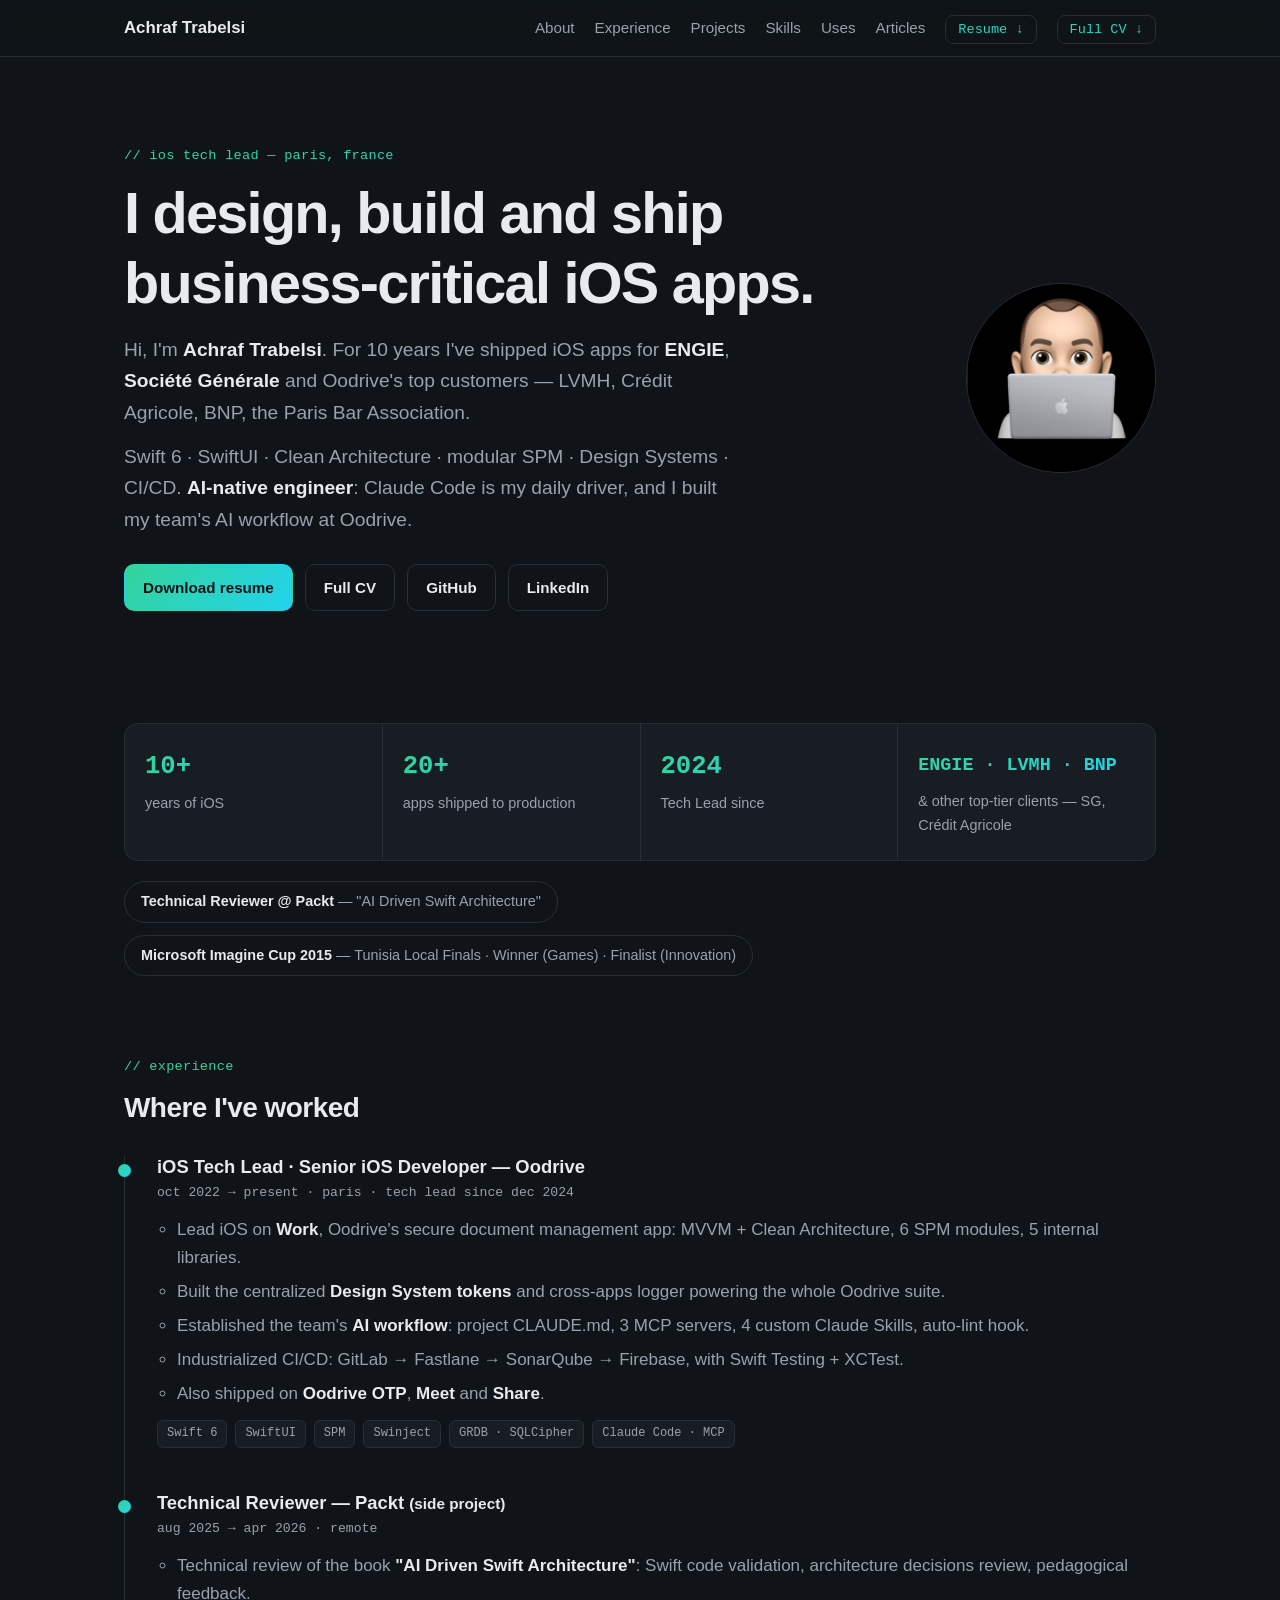
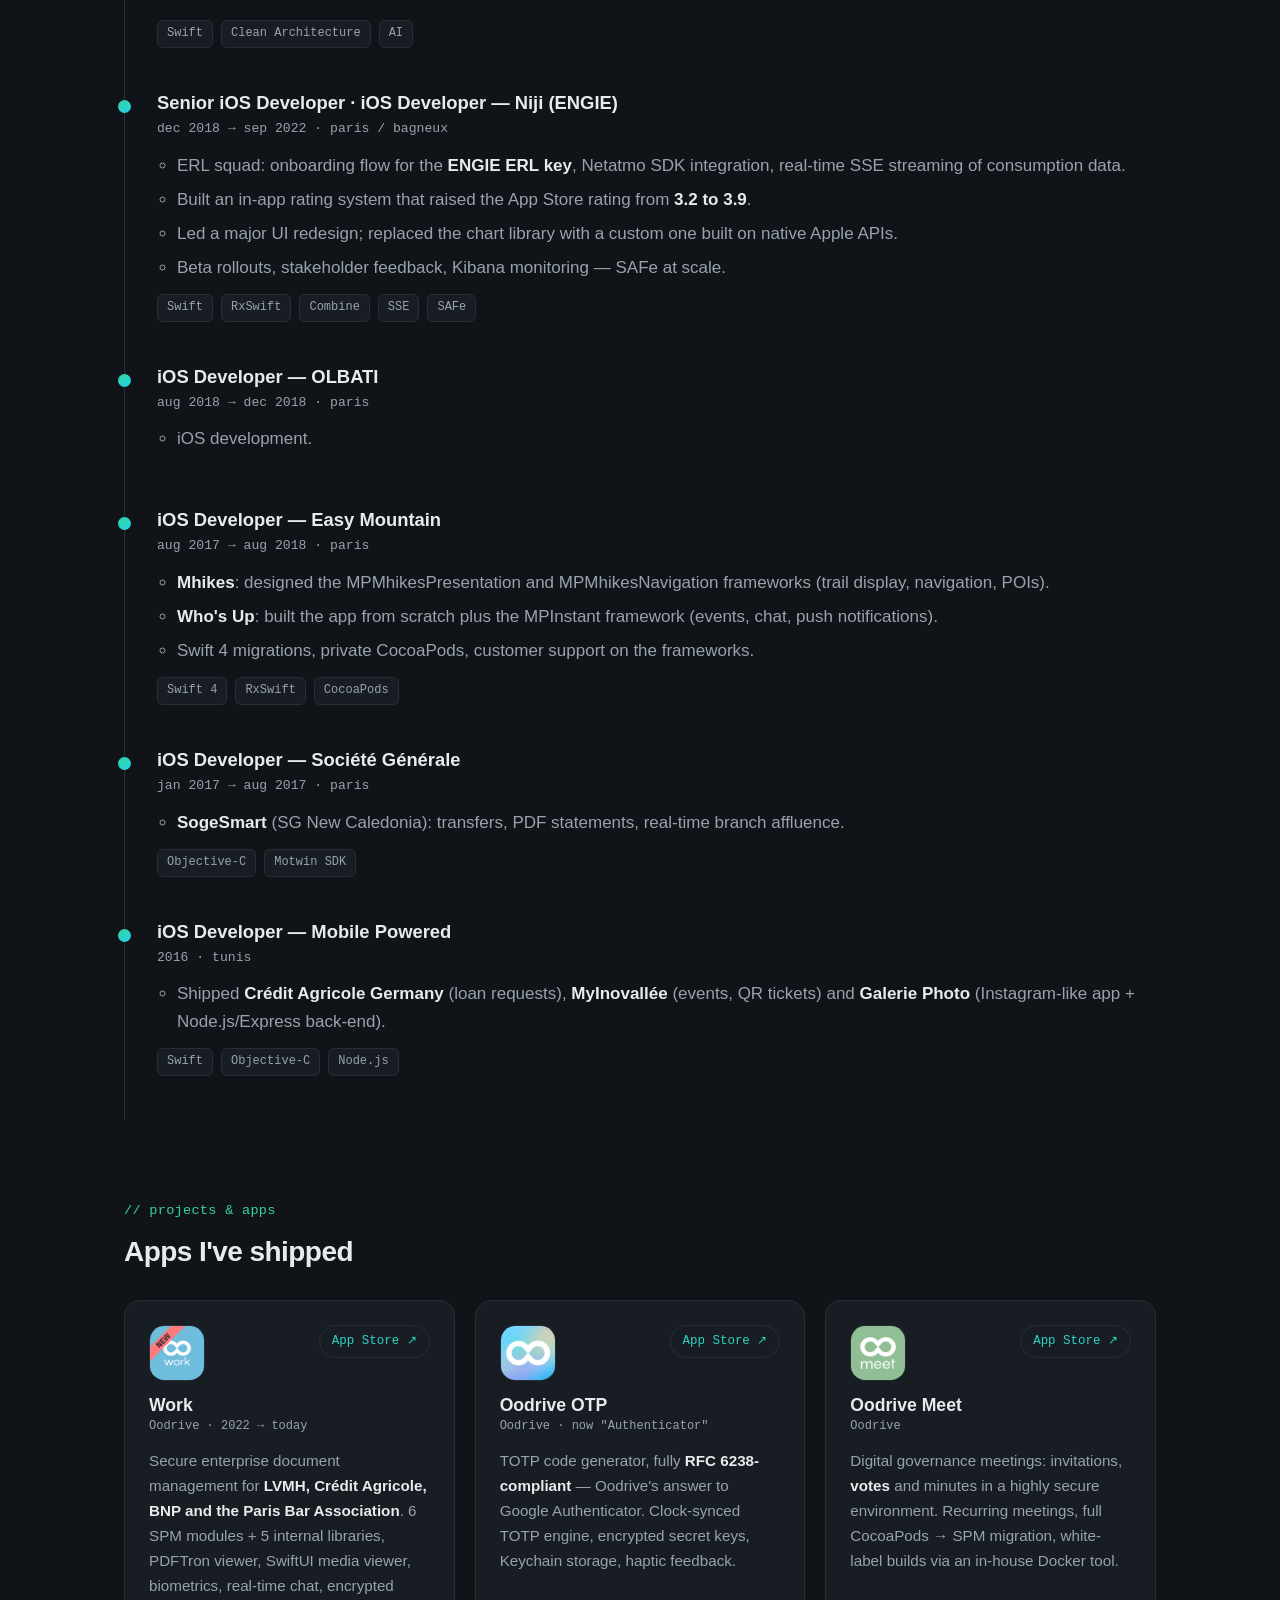
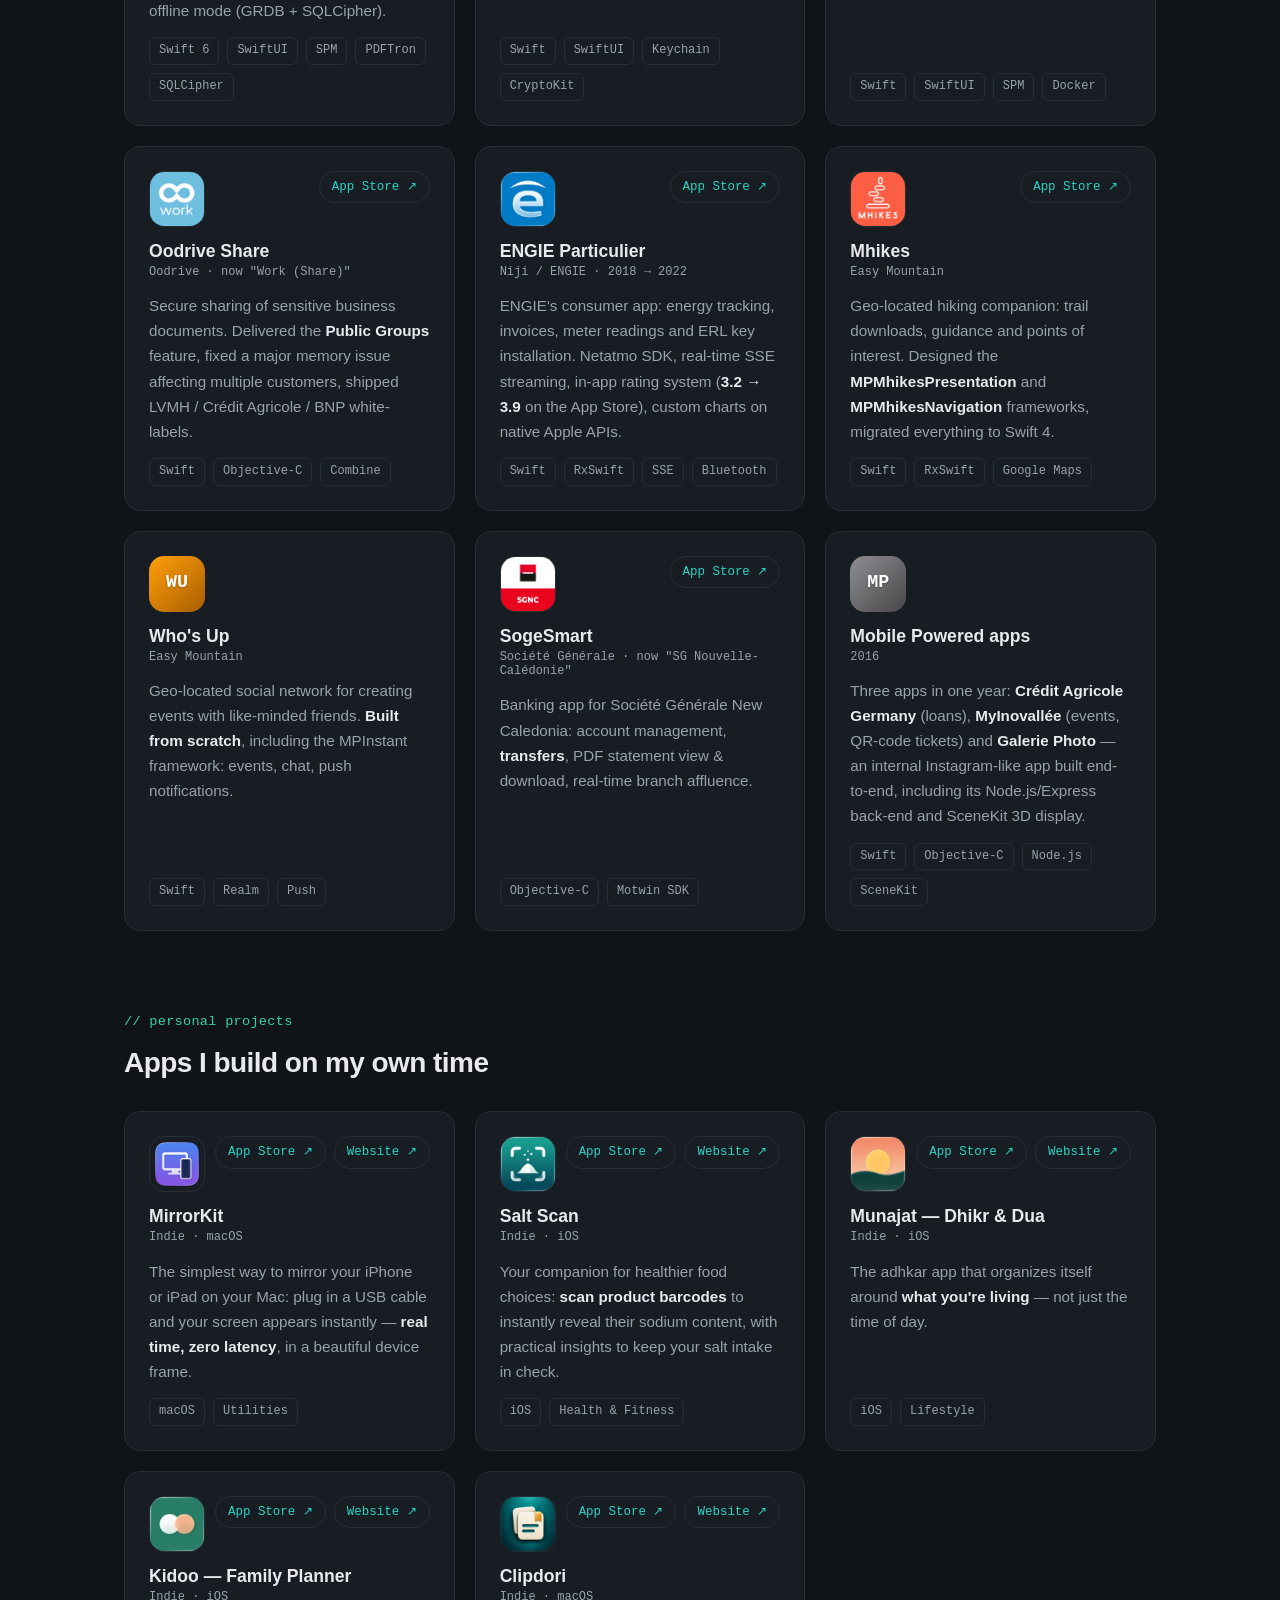
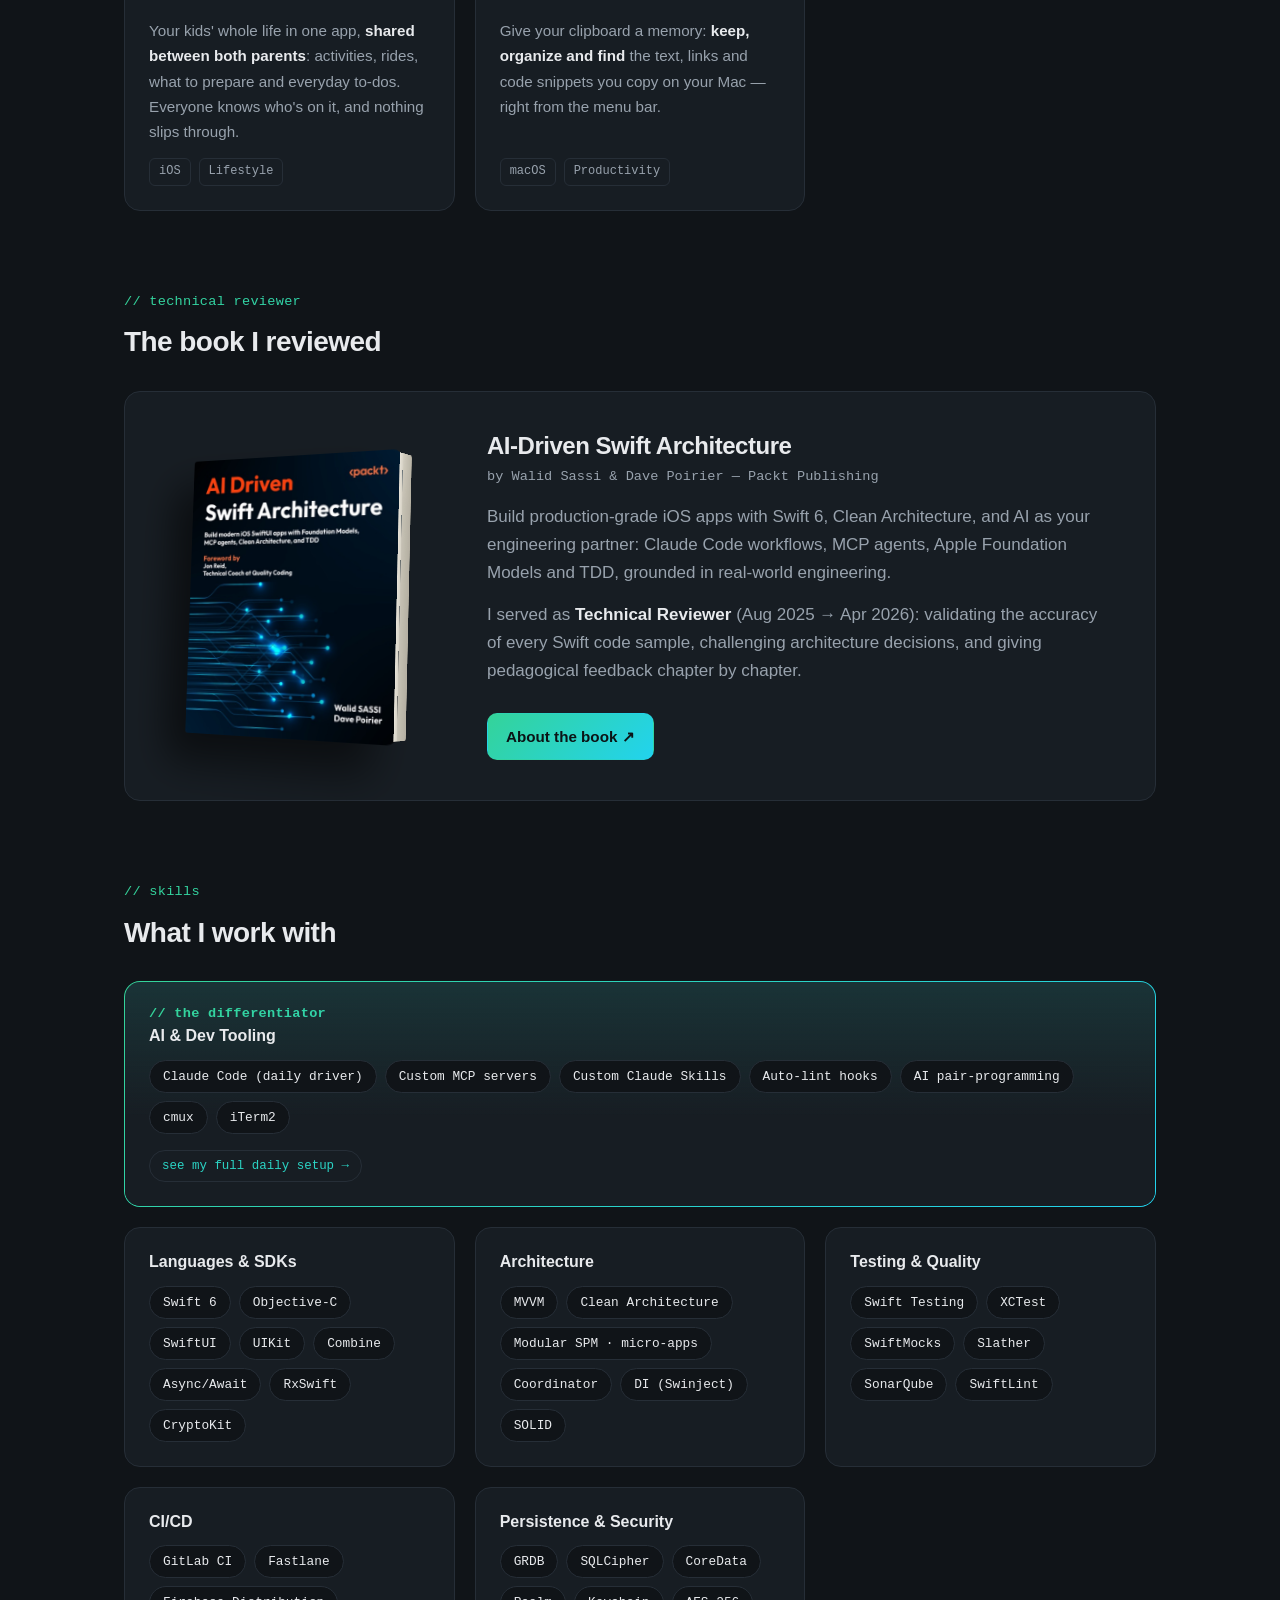
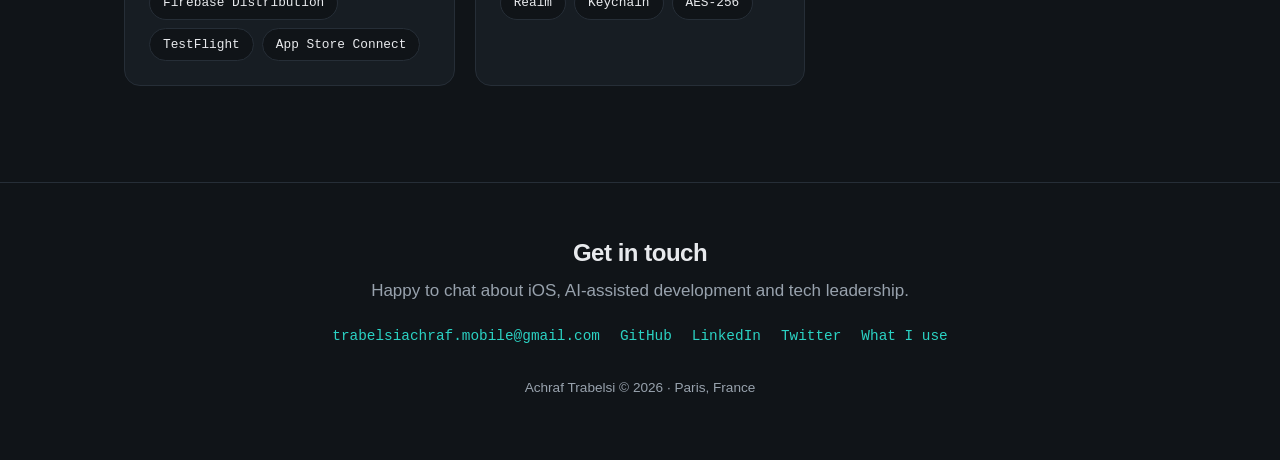
<file: index.html>
<!DOCTYPE html>
<html lang="en">

<head>
    <meta charset="UTF-8">
    <meta name="viewport" content="width=device-width, initial-scale=1">
    <title>Achraf Trabelsi — iOS Tech Lead</title>
    <meta name="description"
        content="iOS Tech Lead in Paris. 10 years shipping business-critical iOS apps for ENGIE, Société Générale and Oodrive's top customers. Swift 6, SwiftUI, Clean Architecture, AI-native engineering with Claude Code.">
    <meta property="og:type" content="website">
    <meta property="og:title" content="Achraf Trabelsi — iOS Tech Lead">
    <meta property="og:description"
        content="10 years shipping business-critical iOS apps. Swift 6 · SwiftUI · Clean Architecture · AI-native engineering.">
    <meta property="og:image" content="https://trabelsiachraf.github.io/my-website/assets/avatar.png">
    <meta property="og:url" content="https://trabelsiachraf.github.io/my-website/">
    <link rel="icon" type="image/png" href="assets/favicon.png">
    <link rel="apple-touch-icon" href="assets/apple-touch-icon.png">
    <link rel="stylesheet" href="css/style.css?v=13">
    <noscript><style>.reveal{opacity:1;transform:none}</style></noscript>
</head>

<body>

    <nav class="site-nav" id="siteNav">
        <div class="nav-inner">
            <a class="nav-brand" href="index.html">Achraf Trabelsi</a>
            <button class="nav-toggle" type="button" aria-label="Toggle navigation" aria-expanded="false" aria-controls="navLinks">☰</button>
            <ul class="nav-links" id="navLinks">
                <li><a href="#about">About</a></li>
                <li><a href="#experience">Experience</a></li>
                <li><a href="#projects">Projects</a></li>
                <li><a href="#skills">Skills</a></li>
                <li><a href="uses.html">Uses</a></li>
                <li><a href="articles.html">Articles</a></li>
                <li><a class="nav-cta" href="files/CV_Achraf_Trabelsi_Resume_EN.pdf" download>Resume ↓</a></li>
                <li><a class="nav-cta" href="files/CV_Achraf_Trabelsi_Complete_EN.pdf" download>Full CV ↓</a></li>
            </ul>
        </div>
    </nav>

    <main>

        <!-- Hero -->
        <section class="hero" id="about">
            <div class="hero-text">
                <p class="eyebrow">// ios tech lead — paris, france</p>
                <h1 class="hero-title">I design, build and ship business-critical iOS apps.</h1>
                <p class="hero-lede">
                    Hi, I'm <strong>Achraf Trabelsi</strong>. For 10 years I've shipped iOS apps for
                    <strong>ENGIE</strong>, <strong>Société Générale</strong> and Oodrive's top customers —
                    LVMH, Crédit Agricole, BNP, the Paris Bar Association.
                </p>
                <p class="hero-lede">
                    Swift 6 · SwiftUI · Clean Architecture · modular SPM · Design Systems · CI/CD.
                    <strong>AI-native engineer</strong>: Claude Code is my daily driver, and I built my
                    team's AI workflow at Oodrive.
                </p>
                <div class="hero-actions">
                    <a class="btn btn-primary" href="files/CV_Achraf_Trabelsi_Resume_EN.pdf" download>Download resume</a>
                    <a class="btn btn-ghost" href="files/CV_Achraf_Trabelsi_Complete_EN.pdf" download>Full CV</a>
                    <a class="btn btn-ghost" href="https://github.com/TrabelsiAchraf" target="_blank" rel="noopener">GitHub</a>
                    <a class="btn btn-ghost" href="https://www.linkedin.com/in/achraf-trabelsi-83148156/" target="_blank"
                        rel="noopener">LinkedIn</a>
                </div>
            </div>
            <img src="assets/avatar.png" alt="Achraf Trabelsi's avatar" class="hero-avatar" width="190" height="190">
        </section>

        <!-- Highlights -->
        <section class="section reveal" id="highlights">
            <div class="stats">
                <div class="stat">
                    <div class="stat-value">10+</div>
                    <div class="stat-label">years of iOS</div>
                </div>
                <div class="stat">
                    <div class="stat-value">20+</div>
                    <div class="stat-label">apps shipped to production</div>
                </div>
                <div class="stat">
                    <div class="stat-value">2024</div>
                    <div class="stat-label">Tech Lead since</div>
                </div>
                <div class="stat">
                    <div class="stat-value stat-value-text">ENGIE · LVMH · BNP</div>
                    <div class="stat-label">& other top-tier clients — SG, Crédit Agricole</div>
                </div>
            </div>
            <div class="badges">
                <span class="badge"><strong>Technical Reviewer @ Packt</strong> — "AI Driven Swift Architecture"</span>
                <span class="badge"><strong>Microsoft Imagine Cup 2015</strong> — Tunisia Local Finals · Winner (Games) · Finalist (Innovation)</span>
            </div>
        </section>

        <!-- Experience -->
        <section class="section" id="experience">
            <p class="eyebrow">// experience</p>
            <h2 class="section-title">Where I've worked</h2>
            <ul class="timeline">

                <li class="timeline-item reveal">
                    <h3 class="timeline-role">iOS Tech Lead · Senior iOS Developer — Oodrive</h3>
                    <p class="timeline-meta">oct 2022 → present · paris · tech lead since dec 2024</p>
                    <ul class="timeline-body">
                        <li>Lead iOS on <strong>Work</strong>, Oodrive's secure document management app:
                            MVVM + Clean Architecture, 6 SPM modules, 5 internal libraries.</li>
                        <li>Built the centralized <strong>Design System tokens</strong> and cross-apps logger powering
                            the whole Oodrive suite.</li>
                        <li>Established the team's <strong>AI workflow</strong>: project CLAUDE.md, 3 MCP servers,
                            4 custom Claude Skills, auto-lint hook.</li>
                        <li>Industrialized CI/CD: GitLab → Fastlane → SonarQube → Firebase, with Swift Testing + XCTest.</li>
                        <li>Also shipped on <strong>Oodrive OTP</strong>, <strong>Meet</strong> and <strong>Share</strong>.</li>
                    </ul>
                    <div class="tags">
                        <span class="tag">Swift 6</span><span class="tag">SwiftUI</span><span class="tag">SPM</span>
                        <span class="tag">Swinject</span><span class="tag">GRDB · SQLCipher</span>
                        <span class="tag">Claude Code · MCP</span>
                    </div>
                </li>

                <li class="timeline-item reveal">
                    <h3 class="timeline-role">Technical Reviewer — Packt <small>(side project)</small></h3>
                    <p class="timeline-meta">aug 2025 → apr 2026 · remote</p>
                    <ul class="timeline-body">
                        <li>Technical review of the book <strong>"AI Driven Swift Architecture"</strong>: Swift code
                            validation, architecture decisions review, pedagogical feedback.</li>
                    </ul>
                    <div class="tags">
                        <span class="tag">Swift</span><span class="tag">Clean Architecture</span><span class="tag">AI</span>
                    </div>
                </li>

                <li class="timeline-item reveal">
                    <h3 class="timeline-role">Senior iOS Developer · iOS Developer — Niji (ENGIE)</h3>
                    <p class="timeline-meta">dec 2018 → sep 2022 · paris / bagneux</p>
                    <ul class="timeline-body">
                        <li>ERL squad: onboarding flow for the <strong>ENGIE ERL key</strong>, Netatmo SDK integration,
                            real-time SSE streaming of consumption data.</li>
                        <li>Built an in-app rating system that raised the App Store rating
                            from <strong>3.2 to 3.9</strong>.</li>
                        <li>Led a major UI redesign; replaced the chart library with a custom one built on
                            native Apple APIs.</li>
                        <li>Beta rollouts, stakeholder feedback, Kibana monitoring — SAFe at scale.</li>
                    </ul>
                    <div class="tags">
                        <span class="tag">Swift</span><span class="tag">RxSwift</span><span class="tag">Combine</span>
                        <span class="tag">SSE</span><span class="tag">SAFe</span>
                    </div>
                </li>

                <li class="timeline-item reveal">
                    <h3 class="timeline-role">iOS Developer — OLBATI</h3>
                    <p class="timeline-meta">aug 2018 → dec 2018 · paris</p>
                    <ul class="timeline-body">
                        <li>iOS development.</li>
                    </ul>
                </li>

                <li class="timeline-item reveal">
                    <h3 class="timeline-role">iOS Developer — Easy Mountain</h3>
                    <p class="timeline-meta">aug 2017 → aug 2018 · paris</p>
                    <ul class="timeline-body">
                        <li><strong>Mhikes</strong>: designed the MPMhikesPresentation and MPMhikesNavigation
                            frameworks (trail display, navigation, POIs).</li>
                        <li><strong>Who's Up</strong>: built the app from scratch plus the MPInstant framework
                            (events, chat, push notifications).</li>
                        <li>Swift 4 migrations, private CocoaPods, customer support on the frameworks.</li>
                    </ul>
                    <div class="tags">
                        <span class="tag">Swift 4</span><span class="tag">RxSwift</span><span class="tag">CocoaPods</span>
                    </div>
                </li>

                <li class="timeline-item reveal">
                    <h3 class="timeline-role">iOS Developer — Société Générale</h3>
                    <p class="timeline-meta">jan 2017 → aug 2017 · paris</p>
                    <ul class="timeline-body">
                        <li><strong>SogeSmart</strong> (SG New Caledonia): transfers, PDF statements,
                            real-time branch affluence.</li>
                    </ul>
                    <div class="tags">
                        <span class="tag">Objective-C</span><span class="tag">Motwin SDK</span>
                    </div>
                </li>

                <li class="timeline-item reveal">
                    <h3 class="timeline-role">iOS Developer — Mobile Powered</h3>
                    <p class="timeline-meta">2016 · tunis</p>
                    <ul class="timeline-body">
                        <li>Shipped <strong>Crédit Agricole Germany</strong> (loan requests),
                            <strong>MyInovallée</strong> (events, QR tickets) and <strong>Galerie Photo</strong>
                            (Instagram-like app + Node.js/Express back-end).</li>
                    </ul>
                    <div class="tags">
                        <span class="tag">Swift</span><span class="tag">Objective-C</span><span class="tag">Node.js</span>
                    </div>
                </li>

            </ul>
        </section>

        <!-- Projects -->
        <section class="section" id="projects">
            <p class="eyebrow">// projects & apps</p>
            <h2 class="section-title">Apps I've shipped</h2>
            <div class="projects-grid">

                <article class="project-card reveal">
                    <div class="card-head">
                        <img class="app-icon" src="assets/apps/work.png" alt="Oodrive Work app icon" width="56" height="56">
                        <a class="store-link" href="https://apps.apple.com/fr/app/oodrive-work/id6451388089" target="_blank" rel="noopener">App Store ↗</a>
                    </div>
                    <h3 class="project-name">Work <small>Oodrive · 2022 → today</small></h3>
                    <p class="project-desc">Secure enterprise document management for <strong>LVMH, Crédit Agricole,
                            BNP and the Paris Bar Association</strong>. 6 SPM modules + 5 internal libraries,
                        PDFTron viewer, SwiftUI media viewer, biometrics, real-time chat, encrypted offline
                        mode (GRDB + SQLCipher).</p>
                    <div class="tags">
                        <span class="tag">Swift 6</span><span class="tag">SwiftUI</span><span class="tag">SPM</span>
                        <span class="tag">PDFTron</span><span class="tag">SQLCipher</span>
                    </div>
                </article>

                <article class="project-card reveal">
                    <div class="card-head">
                        <img class="app-icon" src="assets/apps/otp.png" alt="Oodrive Authenticator app icon" width="56" height="56">
                        <a class="store-link" href="https://apps.apple.com/fr/app/oodrive-authenticator/id6670483333" target="_blank" rel="noopener">App Store ↗</a>
                    </div>
                    <h3 class="project-name">Oodrive OTP <small>Oodrive · now "Authenticator"</small></h3>
                    <p class="project-desc">TOTP code generator, fully <strong>RFC 6238-compliant</strong> —
                        Oodrive's answer to Google Authenticator. Clock-synced TOTP engine, encrypted secret keys,
                        Keychain storage, haptic feedback.</p>
                    <div class="tags">
                        <span class="tag">Swift</span><span class="tag">SwiftUI</span><span class="tag">Keychain</span>
                        <span class="tag">CryptoKit</span>
                    </div>
                </article>

                <article class="project-card reveal">
                    <div class="card-head">
                        <img class="app-icon" src="assets/apps/meet.png" alt="Oodrive Meet app icon" width="56" height="56">
                        <a class="store-link" href="https://apps.apple.com/fr/app/oodrive-meet/id1537076811" target="_blank" rel="noopener">App Store ↗</a>
                    </div>
                    <h3 class="project-name">Oodrive Meet <small>Oodrive</small></h3>
                    <p class="project-desc">Digital governance meetings: invitations, <strong>votes</strong> and
                        minutes in a highly secure environment. Recurring meetings, full CocoaPods → SPM migration,
                        white-label builds via an in-house Docker tool.</p>
                    <div class="tags">
                        <span class="tag">Swift</span><span class="tag">SwiftUI</span><span class="tag">SPM</span>
                        <span class="tag">Docker</span>
                    </div>
                </article>

                <article class="project-card reveal">
                    <div class="card-head">
                        <img class="app-icon" src="assets/apps/share.png" alt="Oodrive Work (Share) app icon" width="56" height="56">
                        <a class="store-link" href="https://apps.apple.com/fr/app/oodrive-work-share/id1513385770" target="_blank" rel="noopener">App Store ↗</a>
                    </div>
                    <h3 class="project-name">Oodrive Share <small>Oodrive · now "Work (Share)"</small></h3>
                    <p class="project-desc">Secure sharing of sensitive business documents. Delivered the
                        <strong>Public Groups</strong> feature, fixed a major memory issue affecting multiple
                        customers, shipped LVMH / Crédit Agricole / BNP white-labels.</p>
                    <div class="tags">
                        <span class="tag">Swift</span><span class="tag">Objective-C</span><span class="tag">Combine</span>
                    </div>
                </article>

                <article class="project-card reveal">
                    <div class="card-head">
                        <img class="app-icon" src="assets/apps/engie.png" alt="ENGIE app icon" width="56" height="56">
                        <a class="store-link" href="https://apps.apple.com/fr/app/engie-energie-%C3%A9lectricit%C3%A9-gaz/id1104269908" target="_blank" rel="noopener">App Store ↗</a>
                    </div>
                    <h3 class="project-name">ENGIE Particulier <small>Niji / ENGIE · 2018 → 2022</small></h3>
                    <p class="project-desc">ENGIE's consumer app: energy tracking, invoices, meter readings and
                        ERL key installation. Netatmo SDK, real-time SSE streaming, in-app rating system
                        (<strong>3.2 → 3.9</strong> on the App Store), custom charts on native Apple APIs.</p>
                    <div class="tags">
                        <span class="tag">Swift</span><span class="tag">RxSwift</span><span class="tag">SSE</span>
                        <span class="tag">Bluetooth</span>
                    </div>
                </article>

                <article class="project-card reveal">
                    <div class="card-head">
                        <img class="app-icon" src="assets/apps/mhikes.png" alt="Mhikes app icon" width="56" height="56">
                        <a class="store-link" href="https://apps.apple.com/fr/app/mhikes-le-gps-de-randonn%C3%A9e/id793898533" target="_blank" rel="noopener">App Store ↗</a>
                    </div>
                    <h3 class="project-name">Mhikes <small>Easy Mountain</small></h3>
                    <p class="project-desc">Geo-located hiking companion: trail downloads, guidance and points of
                        interest. Designed the <strong>MPMhikesPresentation</strong> and
                        <strong>MPMhikesNavigation</strong> frameworks, migrated everything to Swift 4.</p>
                    <div class="tags">
                        <span class="tag">Swift</span><span class="tag">RxSwift</span><span class="tag">Google Maps</span>
                    </div>
                </article>

                <article class="project-card reveal">
                    <div class="app-icon" style="background: linear-gradient(135deg, #FF9F0A, #A85E00);">WU</div>
                    <h3 class="project-name">Who's Up <small>Easy Mountain</small></h3>
                    <p class="project-desc">Geo-located social network for creating events with like-minded friends.
                        <strong>Built from scratch</strong>, including the MPInstant framework: events, chat,
                        push notifications.</p>
                    <div class="tags">
                        <span class="tag">Swift</span><span class="tag">Realm</span><span class="tag">Push</span>
                    </div>
                </article>

                <article class="project-card reveal">
                    <div class="card-head">
                        <img class="app-icon" src="assets/apps/sogesmart.png" alt="SG Nouvelle-Calédonie app icon" width="56" height="56">
                        <a class="store-link" href="https://apps.apple.com/fr/app/sg-nouvelle-cal%C3%A9donie/id1607794644" target="_blank" rel="noopener">App Store ↗</a>
                    </div>
                    <h3 class="project-name">SogeSmart <small>Société Générale · now "SG Nouvelle-Calédonie"</small></h3>
                    <p class="project-desc">Banking app for Société Générale New Caledonia: account management,
                        <strong>transfers</strong>, PDF statement view &amp; download, real-time branch
                        affluence.</p>
                    <div class="tags">
                        <span class="tag">Objective-C</span><span class="tag">Motwin SDK</span>
                    </div>
                </article>

                <article class="project-card reveal">
                    <div class="app-icon" style="background: linear-gradient(135deg, #8E8E93, #48484A);">MP</div>
                    <h3 class="project-name">Mobile Powered apps <small>2016</small></h3>
                    <p class="project-desc">Three apps in one year: <strong>Crédit Agricole Germany</strong> (loans),
                        <strong>MyInovallée</strong> (events, QR-code tickets) and <strong>Galerie Photo</strong> —
                        an internal Instagram-like app built end-to-end, including its Node.js/Express back-end
                        and SceneKit 3D display.</p>
                    <div class="tags">
                        <span class="tag">Swift</span><span class="tag">Objective-C</span><span class="tag">Node.js</span>
                        <span class="tag">SceneKit</span>
                    </div>
                </article>

            </div>
        </section>

        <!-- Personal projects -->
        <section class="section" id="personal">
            <p class="eyebrow">// personal projects</p>
            <h2 class="section-title">Apps I build on my own time</h2>
            <div class="projects-grid">

                <article class="project-card reveal">
                    <div class="card-head">
                        <img class="app-icon" src="assets/apps/mirrorkit.png?v=2" alt="MirrorKit app icon" width="56" height="56">
                        <a class="store-link" href="https://apps.apple.com/fr/app/mirrorkit-miroir-d%C3%A9cran/id6761739430?mt=12" target="_blank" rel="noopener">App Store ↗</a>
                        <a class="store-link" href="https://trabelsiachraf.com/mirrorkit-site/" target="_blank" rel="noopener">Website ↗</a>
                    </div>
                    <h3 class="project-name">MirrorKit <small>Indie · macOS</small></h3>
                    <p class="project-desc">The simplest way to mirror your iPhone or iPad on your Mac: plug in a USB
                        cable and your screen appears instantly — <strong>real time, zero latency</strong>,
                        in a beautiful device frame.</p>
                    <div class="tags">
                        <span class="tag">macOS</span><span class="tag">Utilities</span>
                    </div>
                </article>

                <article class="project-card reveal">
                    <div class="card-head">
                        <img class="app-icon" src="assets/apps/saltscan.png?v=2" alt="Salt Scan app icon" width="56" height="56">
                        <a class="store-link" href="https://apps.apple.com/fr/app/salt-scan-sel-sodium/id6740041173" target="_blank" rel="noopener">App Store ↗</a>
                        <a class="store-link" href="https://trabelsiachraf.com/saltscan-site/" target="_blank" rel="noopener">Website ↗</a>
                    </div>
                    <h3 class="project-name">Salt Scan <small>Indie · iOS</small></h3>
                    <p class="project-desc">Your companion for healthier food choices: <strong>scan product
                            barcodes</strong> to instantly reveal their sodium content, with practical
                        insights to keep your salt intake in check.</p>
                    <div class="tags">
                        <span class="tag">iOS</span><span class="tag">Health &amp; Fitness</span>
                    </div>
                </article>

                <article class="project-card reveal">
                    <div class="card-head">
                        <img class="app-icon" src="assets/apps/munajat.png?v=2" alt="Munajat app icon" width="56" height="56">
                        <a class="store-link" href="https://apps.apple.com/fr/app/munajat-dhikr-douas/id6768824373" target="_blank" rel="noopener">App Store ↗</a>
                        <a class="store-link" href="https://trabelsiachraf.com/munajat-site/" target="_blank" rel="noopener">Website ↗</a>
                    </div>
                    <h3 class="project-name">Munajat — Dhikr &amp; Dua <small>Indie · iOS</small></h3>
                    <p class="project-desc">The adhkar app that organizes itself around <strong>what you're
                            living</strong> — not just the time of day.</p>
                    <div class="tags">
                        <span class="tag">iOS</span><span class="tag">Lifestyle</span>
                    </div>
                </article>

                <article class="project-card reveal">
                    <div class="card-head">
                        <img class="app-icon" src="assets/apps/kidoo.png?v=2" alt="Kidoo app icon" width="56" height="56">
                        <a class="store-link" href="https://apps.apple.com/fr/app/kidoo-agenda-familial/id6827770032" target="_blank" rel="noopener">App Store ↗</a>
                        <a class="store-link" href="https://trabelsiachraf.com/kidoo/" target="_blank" rel="noopener">Website ↗</a>
                    </div>
                    <h3 class="project-name">Kidoo — Family Planner <small>Indie · iOS</small></h3>
                    <p class="project-desc">Your kids' whole life in one app, <strong>shared between both
                            parents</strong>: activities, rides, what to prepare and everyday to-dos.
                        Everyone knows who's on it, and nothing slips through.</p>
                    <div class="tags">
                        <span class="tag">iOS</span><span class="tag">Lifestyle</span>
                    </div>
                </article>

                <article class="project-card reveal">
                    <div class="card-head">
                        <img class="app-icon" src="assets/apps/clipdori.png?v=2" alt="Clipdori app icon" width="56" height="56">
                        <a class="store-link" href="https://apps.apple.com/fr/app/clipdori-presse-papiers/id6816525366?mt=12" target="_blank" rel="noopener">App Store ↗</a>
                        <a class="store-link" href="https://trabelsiachraf.com/clipdori-site/" target="_blank" rel="noopener">Website ↗</a>
                    </div>
                    <h3 class="project-name">Clipdori <small>Indie · macOS</small></h3>
                    <p class="project-desc">Give your clipboard a memory: <strong>keep, organize and find</strong>
                        the text, links and code snippets you copy on your Mac — right from the menu bar.</p>
                    <div class="tags">
                        <span class="tag">macOS</span><span class="tag">Productivity</span>
                    </div>
                </article>

            </div>
        </section>

        <!-- Book review -->
        <section class="section" id="book">
            <p class="eyebrow">// technical reviewer</p>
            <h2 class="section-title">The book I reviewed</h2>
            <div class="book-feature">
                <div class="book-stage" aria-hidden="true">
                    <div class="book">
                        <img src="assets/book-cover.jpg" alt="AI-Driven Swift Architecture book cover" width="518" height="640">
                    </div>
                </div>
                <div class="book-text">
                    <h3 class="book-title">AI-Driven Swift Architecture</h3>
                    <p class="book-meta">by Walid Sassi &amp; Dave Poirier — Packt Publishing</p>
                    <p>Build production-grade iOS apps with Swift 6, Clean Architecture, and AI as your
                        engineering partner: Claude Code workflows, MCP agents, Apple Foundation Models
                        and TDD, grounded in real-world engineering.</p>
                    <p>I served as <strong>Technical Reviewer</strong> (Aug 2025 → Apr 2026): validating
                        the accuracy of every Swift code sample, challenging architecture decisions, and
                        giving pedagogical feedback chapter by chapter.</p>
                    <div class="hero-actions">
                        <a class="btn btn-primary" href="https://swifttribune.walidsassi.com/ai-driven-swift-architecture/"
                            target="_blank" rel="noopener">About the book ↗</a>
                    </div>
                </div>
            </div>
        </section>

        <!-- Skills -->
        <section class="section" id="skills">
            <p class="eyebrow">// skills</p>
            <h2 class="section-title">What I work with</h2>
            <div class="skills-grid">

                <div class="skill-group skill-group-featured reveal">
                    <h3 class="skill-group-title"><span class="eyebrow">// the differentiator</span>AI &amp; Dev Tooling</h3>
                    <ul class="pills">
                        <li class="pill">Claude Code (daily driver)</li>
                        <li class="pill">Custom MCP servers</li>
                        <li class="pill">Custom Claude Skills</li>
                        <li class="pill">Auto-lint hooks</li>
                        <li class="pill">AI pair-programming</li>
                        <li class="pill">cmux</li>
                        <li class="pill">iTerm2</li>
                    </ul>
                    <a class="store-link uses-cta" href="uses.html">see my full daily setup →</a>
                </div>

                <div class="skill-group reveal">
                    <h3 class="skill-group-title">Languages &amp; SDKs</h3>
                    <ul class="pills">
                        <li class="pill">Swift 6</li>
                        <li class="pill">Objective-C</li>
                        <li class="pill">SwiftUI</li>
                        <li class="pill">UIKit</li>
                        <li class="pill">Combine</li>
                        <li class="pill">Async/Await</li>
                        <li class="pill">RxSwift</li>
                        <li class="pill">CryptoKit</li>
                    </ul>
                </div>

                <div class="skill-group reveal">
                    <h3 class="skill-group-title">Architecture</h3>
                    <ul class="pills">
                        <li class="pill">MVVM</li>
                        <li class="pill">Clean Architecture</li>
                        <li class="pill">Modular SPM · micro-apps</li>
                        <li class="pill">Coordinator</li>
                        <li class="pill">DI (Swinject)</li>
                        <li class="pill">SOLID</li>
                    </ul>
                </div>

                <div class="skill-group reveal">
                    <h3 class="skill-group-title">Testing &amp; Quality</h3>
                    <ul class="pills">
                        <li class="pill">Swift Testing</li>
                        <li class="pill">XCTest</li>
                        <li class="pill">SwiftMocks</li>
                        <li class="pill">Slather</li>
                        <li class="pill">SonarQube</li>
                        <li class="pill">SwiftLint</li>
                    </ul>
                </div>

                <div class="skill-group reveal">
                    <h3 class="skill-group-title">CI/CD</h3>
                    <ul class="pills">
                        <li class="pill">GitLab CI</li>
                        <li class="pill">Fastlane</li>
                        <li class="pill">Firebase Distribution</li>
                        <li class="pill">TestFlight</li>
                        <li class="pill">App Store Connect</li>
                    </ul>
                </div>

                <div class="skill-group reveal">
                    <h3 class="skill-group-title">Persistence &amp; Security</h3>
                    <ul class="pills">
                        <li class="pill">GRDB</li>
                        <li class="pill">SQLCipher</li>
                        <li class="pill">CoreData</li>
                        <li class="pill">Realm</li>
                        <li class="pill">Keychain</li>
                        <li class="pill">AES-256</li>
                    </ul>
                </div>

            </div>
        </section>

    </main>

    <!-- Footer / contact -->
    <footer class="site-footer" id="contact">
        <h2 class="footer-title">Get in touch</h2>
        <p>Happy to chat about iOS, AI-assisted development and tech leadership.</p>
        <div class="footer-links">
            <a href="mailto:trabelsiachraf.mobile@gmail.com">trabelsiachraf.mobile@gmail.com</a>
            <a href="https://github.com/TrabelsiAchraf" target="_blank" rel="noopener">GitHub</a>
            <a href="https://www.linkedin.com/in/achraf-trabelsi-83148156/" target="_blank" rel="noopener">LinkedIn</a>
            <a href="https://twitter.com/Tr_Achraf" target="_blank" rel="noopener">Twitter</a>
            <a href="uses.html">What I use</a>
        </div>
        <p class="footer-copy">Achraf Trabelsi © <span id="year"></span> · Paris, France</p>
    </footer>

    <script src="js/index.js?v=9"></script>
</body>

</html>
</file>
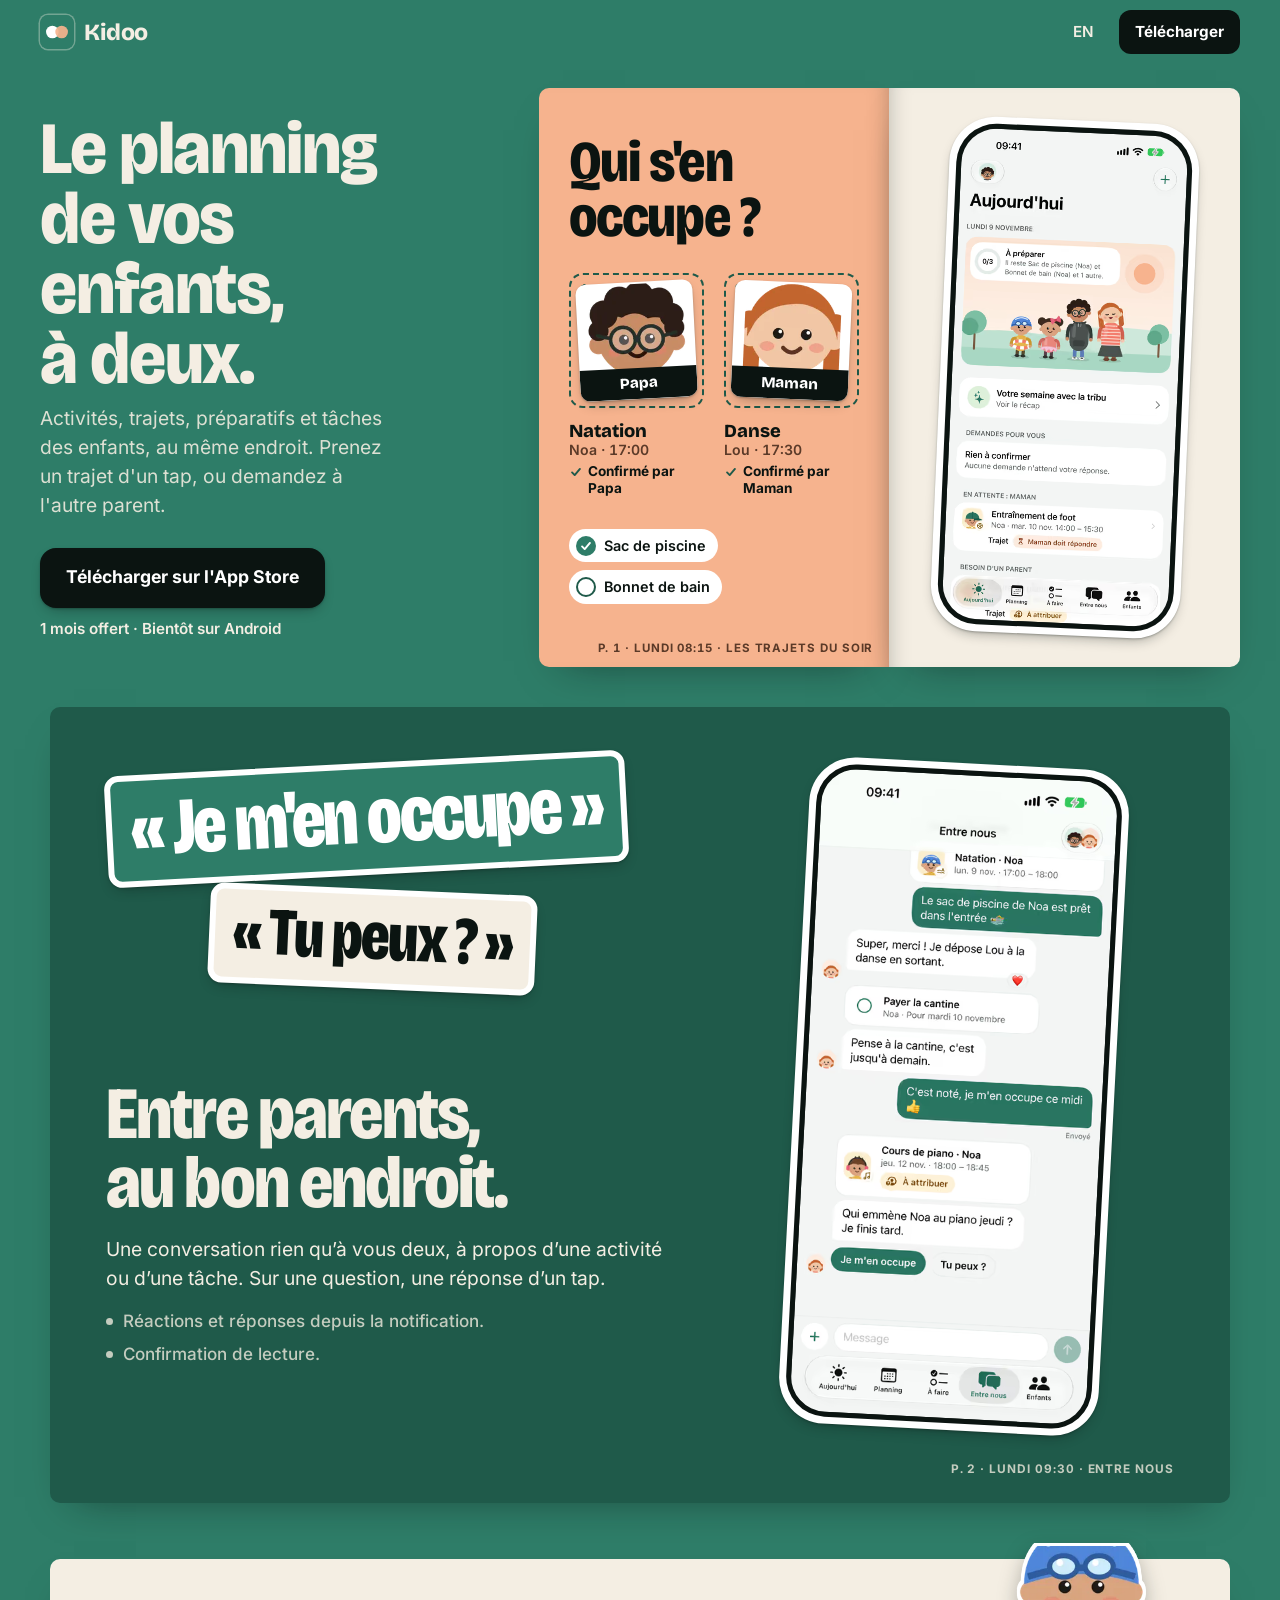
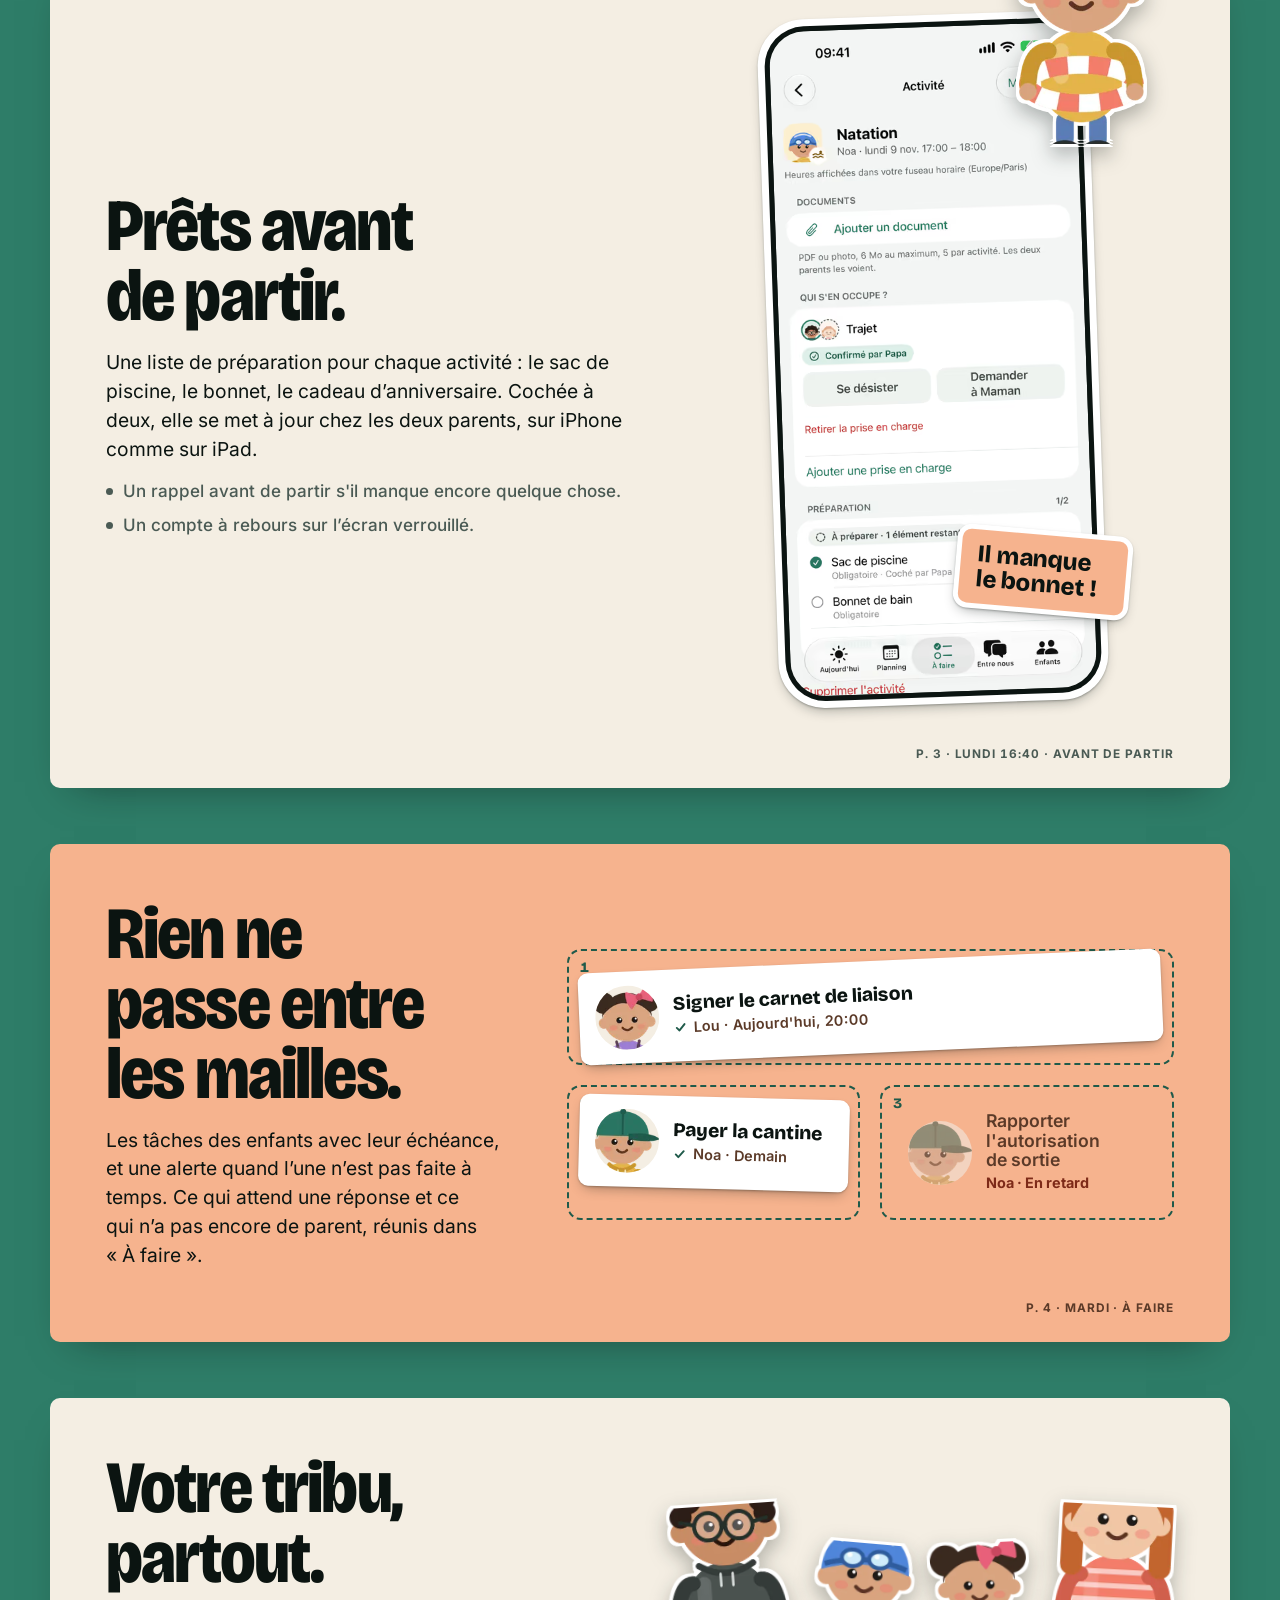
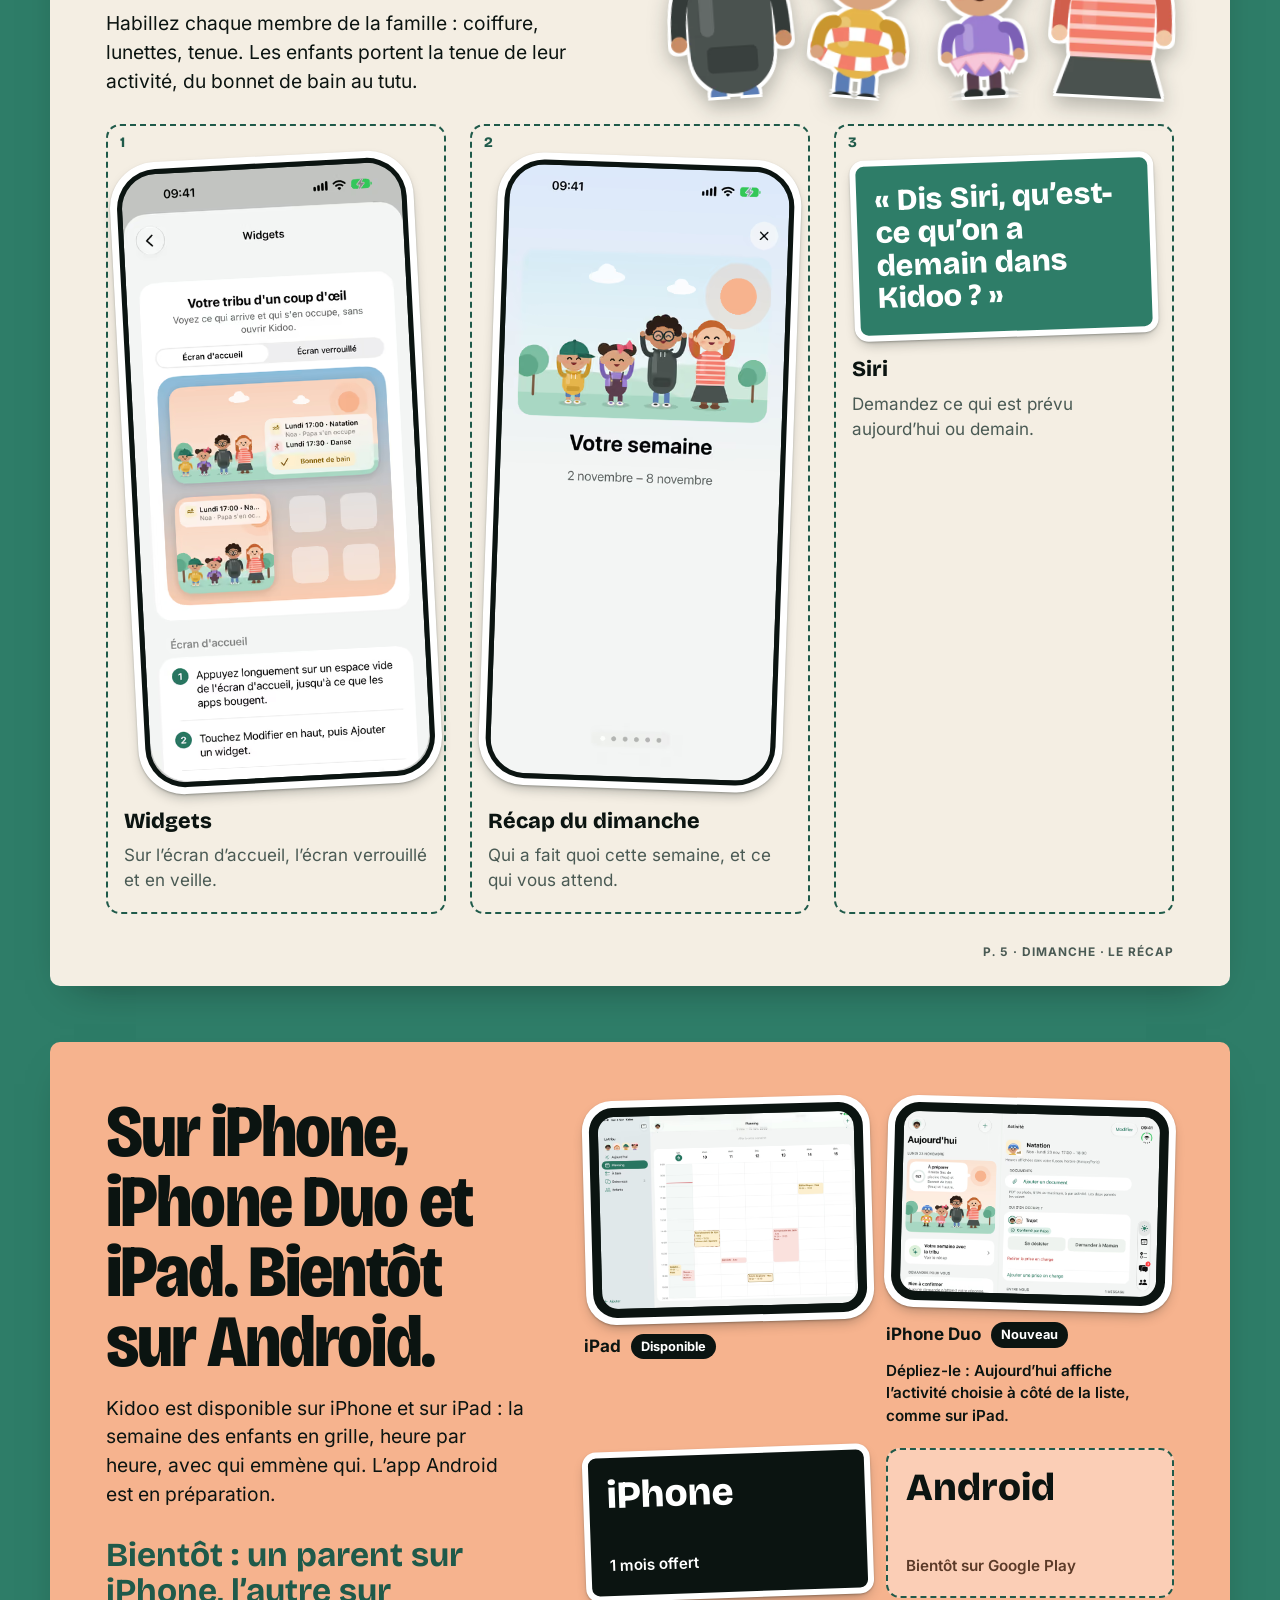
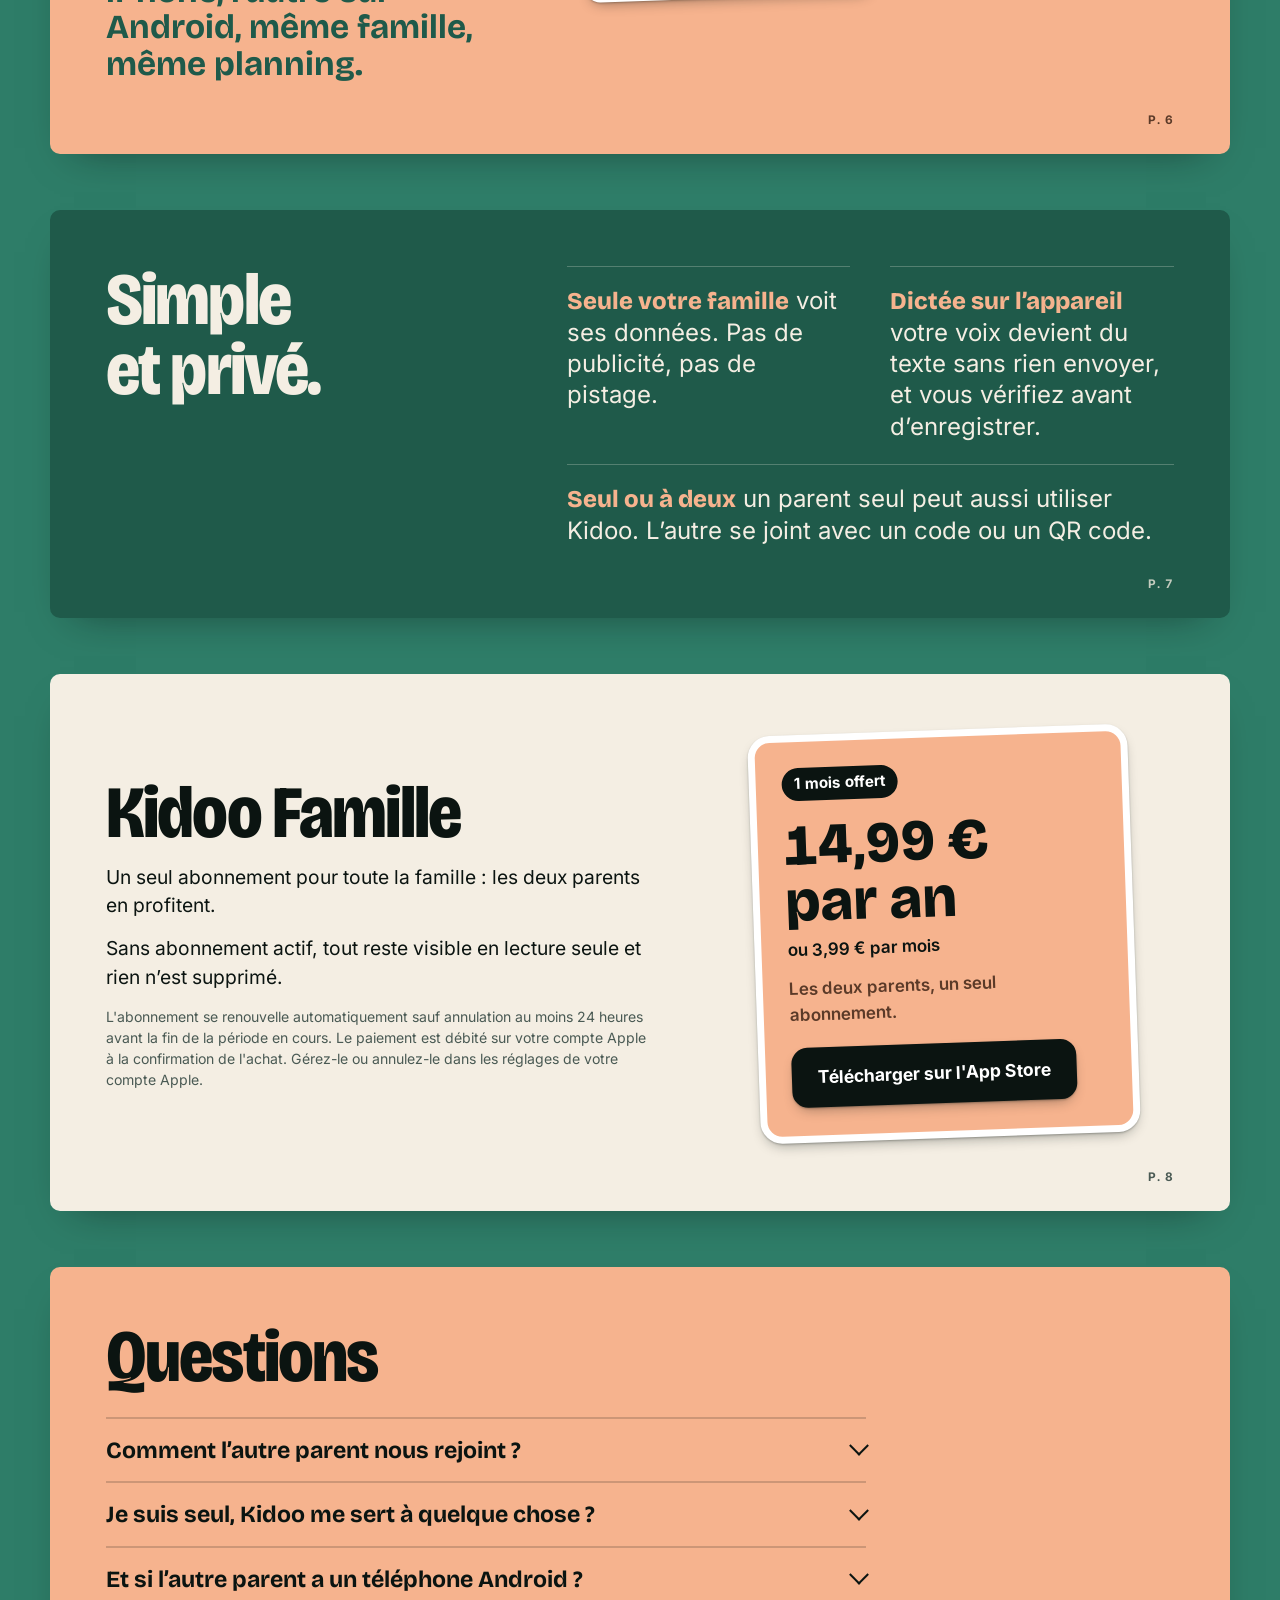
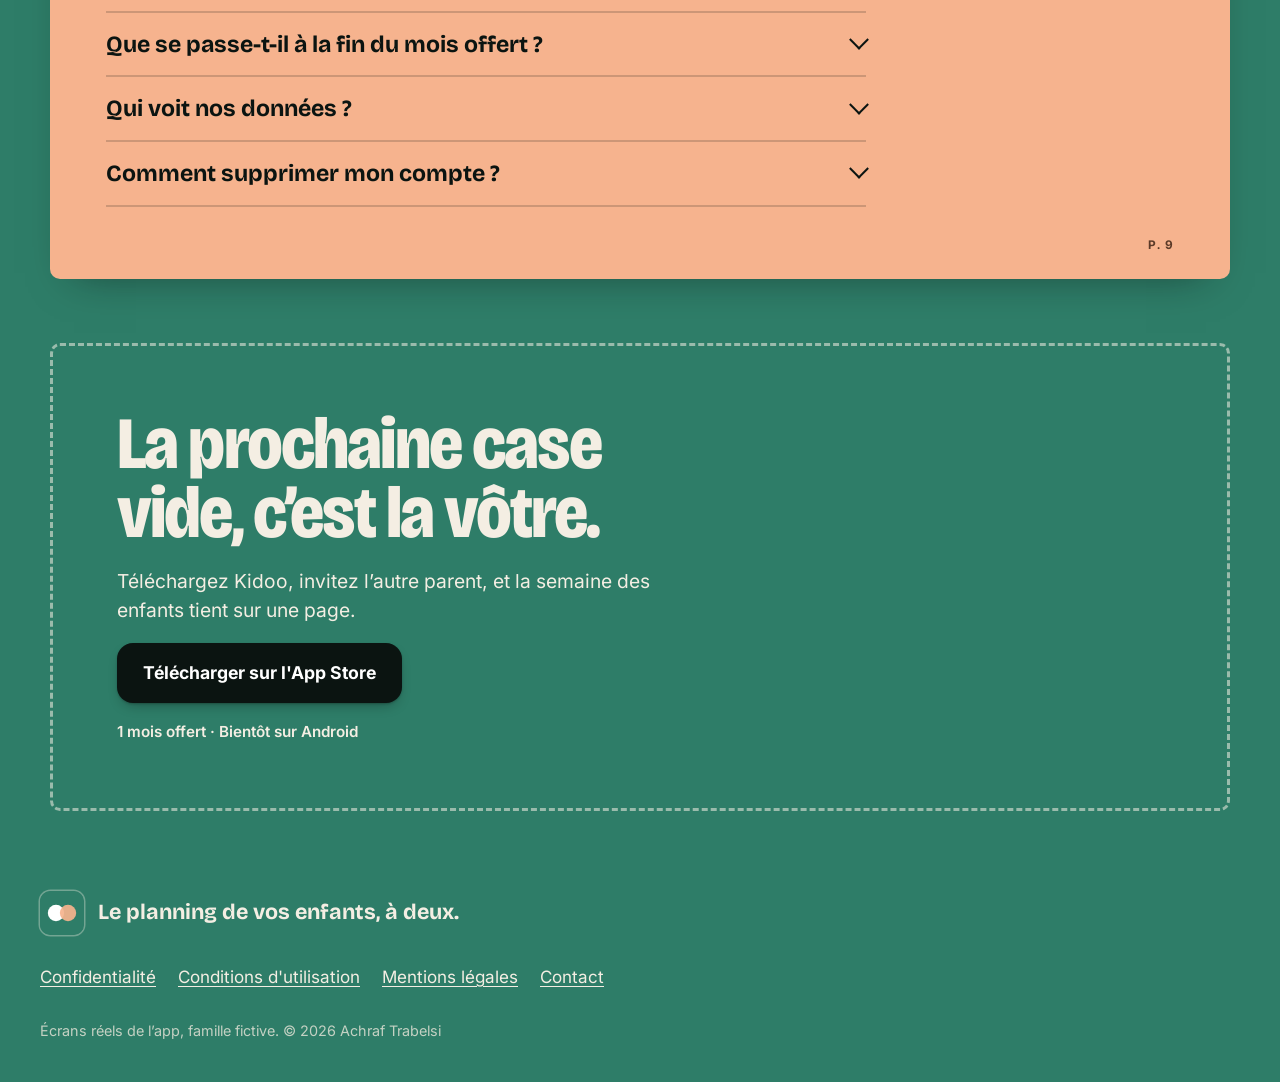
<file: kidoo/index.html>
<!DOCTYPE html><html lang="fr" data-astro-cid-hkbrpulz><head><meta charset="utf-8"><meta name="viewport" content="width=device-width, initial-scale=1, viewport-fit=cover"><title>Kidoo — Le planning de vos enfants, à deux</title><meta name="description" content="Activités, trajets, préparatifs et tâches des enfants, au même endroit. Seul ou à deux, vous savez qui s'en occupe et rien n'est oublié. 1 mois offert."><link rel="canonical" href="https://trabelsiachraf.com/kidoo/"><link rel="alternate" hreflang="fr" href="https://trabelsiachraf.com/kidoo/"><link rel="alternate" hreflang="en" href="https://trabelsiachraf.com/kidoo/en/"><link rel="alternate" hreflang="x-default" href="https://trabelsiachraf.com/kidoo/"><link rel="preload" href="/kidoo/_astro/bricolage-grotesque-latin-standard-normal.C5Lc8Qmc.woff2" as="font" type="font/woff2" crossorigin><link rel="preload" href="/kidoo/_astro/inter-latin-wght-normal.Dx4kXJAl.woff2" as="font" type="font/woff2" crossorigin><link rel="icon" href="/kidoo/favicon.svg" type="image/svg+xml"><meta name="apple-itunes-app" content="app-id=6827770032"><meta name="theme-color" content="#2E7D68" media="(prefers-color-scheme: light)"><meta name="theme-color" content="#17312A" media="(prefers-color-scheme: dark)"><meta property="og:type" content="website"><meta property="og:site_name" content="Kidoo"><meta property="og:locale" content="fr_FR"><meta property="og:title" content="Kidoo — Le planning de vos enfants, à deux"><meta property="og:description" content="Activités, trajets, préparatifs et tâches des enfants, au même endroit. Seul ou à deux, vous savez qui s'en occupe et rien n'est oublié. 1 mois offert."><meta property="og:url" content="https://trabelsiachraf.com/kidoo/"><meta property="og:image" content="https://trabelsiachraf.com/kidoo/og-fr.jpg"><meta property="og:image:width" content="1200"><meta property="og:image:height" content="630"><meta name="twitter:card" content="summary_large_image"><script>document.documentElement.classList.add("js")</script><style>@font-face{font-family:Bricolage Grotesque Variable;font-style:normal;font-display:swap;font-weight:200 800;font-stretch:75% 100%;src:url(/kidoo/_astro/bricolage-grotesque-vietnamese-standard-normal.Br4FGdAc.woff2)format("woff2-variations");unicode-range:U+102-103,U+110-111,U+128-129,U+168-169,U+1A0-1A1,U+1AF-1B0,U+300-301,U+303-304,U+308-309,U+323,U+329,U+1EA0-1EF9,U+20AB}@font-face{font-family:Bricolage Grotesque Variable;font-style:normal;font-display:swap;font-weight:200 800;font-stretch:75% 100%;src:url(/kidoo/_astro/bricolage-grotesque-latin-ext-standard-normal.qp-RdZgh.woff2)format("woff2-variations");unicode-range:U+100-2BA,U+2BD-2C5,U+2C7-2CC,U+2CE-2D7,U+2DD-2FF,U+304,U+308,U+329,U+1D00-1DBF,U+1E00-1E9F,U+1EF2-1EFF,U+2020,U+20A0-20AB,U+20AD-20C0,U+2113,U+2C60-2C7F,U+A720-A7FF}@font-face{font-family:Bricolage Grotesque Variable;font-style:normal;font-display:swap;font-weight:200 800;font-stretch:75% 100%;src:url(/kidoo/_astro/bricolage-grotesque-latin-standard-normal.C5Lc8Qmc.woff2)format("woff2-variations");unicode-range:U+??,U+131,U+152-153,U+2BB-2BC,U+2C6,U+2DA,U+2DC,U+304,U+308,U+329,U+2000-206F,U+20AC,U+2122,U+2191,U+2193,U+2212,U+2215,U+FEFF,U+FFFD}@font-face{font-family:Inter Variable;font-style:normal;font-display:swap;font-weight:100 900;src:url(/kidoo/_astro/inter-cyrillic-ext-wght-normal.BOeWTOD4.woff2)format("woff2-variations");unicode-range:U+460-52F,U+1C80-1C8A,U+20B4,U+2DE0-2DFF,U+A640-A69F,U+FE2E-FE2F}@font-face{font-family:Inter Variable;font-style:normal;font-display:swap;font-weight:100 900;src:url(/kidoo/_astro/inter-cyrillic-wght-normal.DqGufNeO.woff2)format("woff2-variations");unicode-range:U+301,U+400-45F,U+490-491,U+4B0-4B1,U+2116}@font-face{font-family:Inter Variable;font-style:normal;font-display:swap;font-weight:100 900;src:url(/kidoo/_astro/inter-greek-ext-wght-normal.DlzME5K_.woff2)format("woff2-variations");unicode-range:U+1F??}@font-face{font-family:Inter Variable;font-style:normal;font-display:swap;font-weight:100 900;src:url(/kidoo/_astro/inter-greek-wght-normal.CkhJZR-_.woff2)format("woff2-variations");unicode-range:U+370-377,U+37A-37F,U+384-38A,U+38C,U+38E-3A1,U+3A3-3FF}@font-face{font-family:Inter Variable;font-style:normal;font-display:swap;font-weight:100 900;src:url(/kidoo/_astro/inter-vietnamese-wght-normal.CBcvBZtf.woff2)format("woff2-variations");unicode-range:U+102-103,U+110-111,U+128-129,U+168-169,U+1A0-1A1,U+1AF-1B0,U+300-301,U+303-304,U+308-309,U+323,U+329,U+1EA0-1EF9,U+20AB}@font-face{font-family:Inter Variable;font-style:normal;font-display:swap;font-weight:100 900;src:url(/kidoo/_astro/inter-latin-ext-wght-normal.DO1Apj_S.woff2)format("woff2-variations");unicode-range:U+100-2BA,U+2BD-2C5,U+2C7-2CC,U+2CE-2D7,U+2DD-2FF,U+304,U+308,U+329,U+1D00-1DBF,U+1E00-1E9F,U+1EF2-1EFF,U+2020,U+20A0-20AB,U+20AD-20C0,U+2113,U+2C60-2C7F,U+A720-A7FF}@font-face{font-family:Inter Variable;font-style:normal;font-display:swap;font-weight:100 900;src:url(/kidoo/_astro/inter-latin-wght-normal.Dx4kXJAl.woff2)format("woff2-variations");unicode-range:U+??,U+131,U+152-153,U+2BB-2BC,U+2C6,U+2DA,U+2DC,U+304,U+308,U+329,U+2000-206F,U+20AC,U+2122,U+2191,U+2193,U+2212,U+2215,U+FEFF,U+FFFD}:root{--green:#2e7d68;--green-deep:#1f5a4a;--night:#17312a;--ink:#0b1411;--peach:#f6b38e;--peach-soft:#f9c9ab;--sand:#f4eee3;--mist:#9db0a9;--white:#fff;--cover:var(--green);--cover-ink:var(--sand);--page-peach:var(--peach);--page-sand:var(--sand);--page-deep:var(--green-deep);--fg:var(--ink);--fg-on-deep:var(--sand);--muted-on-peach:#5b3a28;--muted-on-sand:#4a5a54;--sticker-edge:var(--white);--slot-line:var(--green-deep);--action:var(--ink);--action-ink:var(--white);--font-display:"Bricolage Grotesque Variable", "Bricolage Grotesque", system-ui, sans-serif;--font-text:"Inter Variable", "Inter", system-ui, sans-serif;--radius-page:10px;--radius-sticker:14px;--gutter:clamp(16px, 4vw, 40px);--measure:62ch;--shadow-sticker:0 6px 14px -6px #0b141173, 0 1px 2px #0b141140;--shadow-page:0 18px 40px -24px #0b14118c;--ease-out:cubic-bezier(.16, 1, .3, 1);color-scheme:light dark}@media (prefers-color-scheme:dark){:root{--cover:var(--night);--cover-ink:var(--sand);--page-peach:#e7a27c;--page-sand:#e4ddd0;--page-deep:#10241f;--slot-line:var(--ink);--shadow-page:0 18px 40px -24px #000c;--action:var(--peach);--action-ink:var(--ink)}}*,:before,:after{box-sizing:border-box}html{-webkit-text-size-adjust:100%;scroll-behavior:smooth;scroll-padding-top:72px;overflow-x:clip}body{background:var(--cover);color:var(--fg);font-family:var(--font-text);font-feature-settings:"cv11", "ss01";-webkit-font-smoothing:antialiased;margin:0;font-size:1.0625rem;line-height:1.5;overflow-x:clip}h1,h2,h3{font-family:var(--font-display);letter-spacing:-.025em;text-wrap:balance;margin:0;font-weight:800;font-stretch:85%;line-height:.95}p{text-wrap:pretty;margin:0}img,svg{max-width:100%;height:auto;display:block}a{color:inherit;text-underline-offset:.18em;text-decoration-thickness:.08em}::selection{background:var(--peach);color:var(--ink)}:focus-visible{outline:3px solid var(--peach);outline-offset:3px;border-radius:6px}.visually-hidden{clip:rect(0 0 0 0);white-space:nowrap;width:1px;height:1px;margin:-1px;position:absolute;overflow:hidden}@media (prefers-reduced-motion:reduce){html{scroll-behavior:auto}*,:before,:after{transition-duration:.01ms!important;animation-duration:.01ms!important}}.album-page>*{min-width:0}.album-page :focus-visible,.hero .page :focus-visible{outline-color:var(--ink)}.album-page.deep :focus-visible{outline-color:var(--sand)}.mark[data-astro-cid-e23xisay]{border-radius:24%;box-shadow:0 0 0 1.5px #f4eee359}.store[data-astro-cid-5u4v5uha]{background:var(--action);min-height:44px;color:var(--action-ink);white-space:nowrap;transition:transform .16s var(--ease-out), box-shadow .16s var(--ease-out);border-radius:12px;justify-content:center;align-items:center;font-weight:700;text-decoration:none;display:inline-flex}.store[data-astro-cid-5u4v5uha].badge{background:0 0;padding:0}.compact[data-astro-cid-5u4v5uha]{padding:0 16px;font-size:.95rem}.solid[data-astro-cid-5u4v5uha]{min-height:60px;box-shadow:var(--shadow-sticker);border-radius:16px;padding:0 26px;font-size:1.1rem}@media (width<=400px){.solid[data-astro-cid-5u4v5uha]{white-space:normal;text-align:center;text-wrap:balance;padding:8px 22px}}.store[data-astro-cid-5u4v5uha]:hover{transform:translateY(-1px)}.store[data-astro-cid-5u4v5uha]:active{transform:translateY(1px)}.bar[data-astro-cid-nen7h5rs]{z-index:10;padding:10px var(--gutter);padding-top:max(10px, env(safe-area-inset-top));background:var(--cover);color:var(--cover-ink);justify-content:space-between;align-items:center;gap:12px;display:flex;position:sticky;top:0}.brand[data-astro-cid-nen7h5rs]{align-items:center;gap:10px;text-decoration:none;display:inline-flex}.word[data-astro-cid-nen7h5rs]{font-family:var(--font-display);letter-spacing:-.02em;font-size:1.45rem;font-weight:800}.actions[data-astro-cid-nen7h5rs]{align-items:center;gap:14px;display:flex}.lang[data-astro-cid-nen7h5rs]{text-align:center;min-width:44px;padding:8px 4px;font-size:.95rem;font-weight:600;text-decoration:none}.lang[data-astro-cid-nen7h5rs]:hover{text-decoration:underline}.foot[data-astro-cid-jo6i4kqk]{padding:56px var(--gutter) max(40px, env(safe-area-inset-bottom));background:var(--cover);color:var(--cover-ink);gap:22px;display:grid}.sign[data-astro-cid-jo6i4kqk]{align-items:center;gap:14px;display:flex}.tag[data-astro-cid-jo6i4kqk]{font-family:var(--font-display);font-size:1.35rem;font-weight:700;line-height:1.1}.links[data-astro-cid-jo6i4kqk]{flex-wrap:wrap;gap:6px 22px;margin:0;padding:0;list-style:none;display:flex}.links[data-astro-cid-jo6i4kqk] a[data-astro-cid-jo6i4kqk]{padding:8px 0;display:inline-block}.rights[data-astro-cid-jo6i4kqk]{color:color-mix(in oklab, var(--cover-ink) 75%, var(--cover));font-size:.9rem}.skip[data-astro-cid-hkbrpulz]{z-index:20;background:var(--ink);color:var(--white);border-radius:10px;padding:10px 14px;position:absolute;top:-60px;left:12px}.skip[data-astro-cid-hkbrpulz]:focus{top:12px}
.album-page[data-astro-cid-svwfkivy]{margin:0 var(--gutter) clamp(28px, 6vw, 56px);border-radius:var(--radius-page);box-shadow:var(--shadow-page);color:var(--fg);max-width:1180px;padding:clamp(24px,5vw,56px) clamp(18px,4.5vw,56px) clamp(44px,6vw,72px);position:relative}@media (width>=1260px){.album-page[data-astro-cid-svwfkivy]{margin-inline:auto}}.peach[data-astro-cid-svwfkivy]{background:var(--page-peach);--muted:var(--muted-on-peach)}.sand[data-astro-cid-svwfkivy]{background:var(--page-sand);--muted:var(--muted-on-sand)}.deep[data-astro-cid-svwfkivy]{background:var(--page-deep);color:var(--fg-on-deep);--muted:color-mix(in oklab, var(--fg-on-deep) 78%, var(--page-deep))}.folio[data-astro-cid-svwfkivy]{text-transform:uppercase;letter-spacing:.08em;color:var(--muted);font-variant-numeric:tabular-nums;font-size:.74rem;font-weight:700;position:absolute;bottom:clamp(14px,2.5vw,24px);right:clamp(18px,4.5vw,56px)}.album-page[data-astro-cid-svwfkivy] h2{font-size:clamp(2.2rem,7.5vw,4.6rem)}.album-page[data-astro-cid-svwfkivy] .body{max-width:var(--measure);font-size:clamp(1.02rem,2.2vw,1.2rem)}.album-page[data-astro-cid-svwfkivy] .notes{color:var(--muted);gap:8px;margin:0;padding:0;font-weight:500;list-style:none;display:grid}.album-page[data-astro-cid-svwfkivy] .notes li{align-items:baseline;gap:10px;display:flex}.album-page[data-astro-cid-svwfkivy] .notes li:before{content:"";background:currentColor;border-radius:50%;flex:none;width:7px;height:7px;transform:translateY(-2px)}
.sticker[data-astro-cid-jdvywxy6]{background:var(--sticker-edge);box-shadow:var(--shadow-sticker);transform:rotate(var(--tilt));margin:0;padding:7px}.iphone[data-astro-cid-jdvywxy6]{border-radius:46px;width:100%}.ipad[data-astro-cid-jdvywxy6]{border-radius:30px;width:100%}.bezel[data-astro-cid-jdvywxy6]{background:var(--ink);padding:5px;overflow:hidden}.iphone[data-astro-cid-jdvywxy6] .bezel[data-astro-cid-jdvywxy6]{border-radius:40px}.ipad[data-astro-cid-jdvywxy6] .bezel[data-astro-cid-jdvywxy6]{border-radius:24px;padding:9px}.bezel[data-astro-cid-jdvywxy6] img{width:100%;height:auto}.iphone[data-astro-cid-jdvywxy6] .bezel[data-astro-cid-jdvywxy6] img{border-radius:35px}.ipad[data-astro-cid-jdvywxy6] .bezel[data-astro-cid-jdvywxy6] img{border-radius:16px}@media (width<=600px){.cropped[data-astro-cid-jdvywxy6]{border-radius:30px}.cropped[data-astro-cid-jdvywxy6] .bezel[data-astro-cid-jdvywxy6]{aspect-ratio:1/1.1;border-radius:24px;position:relative}.cropped[data-astro-cid-jdvywxy6] .bezel[data-astro-cid-jdvywxy6] img{width:calc(100% - 10px);transform:translateY(calc(var(--crop) * -49.4%));border-radius:19px;position:absolute;inset:5px auto auto 5px}}.icon[data-astro-cid-rxj2k57t]{flex:none}.hero[data-astro-cid-ge2uvauf]{color:var(--cover-ink);padding:8px var(--gutter) 40px;gap:18px;display:grid}.intro[data-astro-cid-ge2uvauf]{gap:10px;max-width:34ch;display:grid}h1[data-astro-cid-ge2uvauf]{letter-spacing:-.015em;max-width:14ch;font-size:clamp(2.15rem,8.6vw,4.6rem);font-stretch:92%}.lede[data-astro-cid-ge2uvauf]{color:color-mix(in oklab, var(--cover-ink) 88%, var(--cover));font-size:clamp(1rem,3.6vw,1.2rem)}.spread[data-astro-cid-ge2uvauf]{display:grid}.page[data-astro-cid-ge2uvauf]{color:var(--fg);border-radius:var(--radius-page);box-shadow:var(--shadow-page);position:relative}.left[data-astro-cid-ge2uvauf]{background:var(--page-peach);align-content:start;gap:14px;padding:18px 16px 34px;display:grid}.right[data-astro-cid-ge2uvauf]{display:none}h2[data-astro-cid-ge2uvauf]{font-size:clamp(2.3rem,10vw,3.6rem)}.slots[data-astro-cid-ge2uvauf]{grid-template-columns:1fr 1fr;gap:12px;margin:0;padding:0;list-style:none;display:grid}.slot[data-astro-cid-ge2uvauf]{align-content:start;gap:4px;display:grid}.frame[data-astro-cid-ge2uvauf]{aspect-ratio:1;border:2.5px dashed var(--slot-line);border-radius:var(--radius-sticker);place-items:center;padding:7px;display:grid;position:relative}.num[data-astro-cid-ge2uvauf]{font-family:var(--font-display);color:var(--green-deep);font-variant-numeric:tabular-nums;font-size:.85rem;font-weight:800;position:absolute;top:4px;left:9px}.art[data-astro-cid-ge2uvauf]{border-radius:calc(var(--radius-sticker) - 4px);background:var(--sticker-edge);box-shadow:var(--shadow-sticker);place-items:center;display:grid;position:absolute;inset:7px;overflow:hidden}.stuck[data-astro-cid-ge2uvauf] .art[data-astro-cid-ge2uvauf]{transform:rotate(-3deg)}.open[data-astro-cid-ge2uvauf] .art[data-astro-cid-ge2uvauf]{transform:rotate(2.5deg)}.face[data-astro-cid-ge2uvauf]{width:82%;height:auto;margin-bottom:14%}.name[data-astro-cid-ge2uvauf]{text-align:center;background:var(--ink);color:var(--white);font-family:var(--font-display);letter-spacing:.01em;padding:4px 0 5px;font-size:.95rem;font-weight:800;position:absolute;bottom:0;left:0;right:0}.ask[data-astro-cid-ge2uvauf]{font-family:var(--font-display);color:var(--green-deep);opacity:0;font-size:clamp(1.2rem,5vw,1.6rem);font-weight:800}.what[data-astro-cid-ge2uvauf]{margin-top:8px;line-height:1.2;display:grid}.what[data-astro-cid-ge2uvauf] strong[data-astro-cid-ge2uvauf]{font-family:var(--font-display);font-size:1.15rem;font-weight:800}.what[data-astro-cid-ge2uvauf] span[data-astro-cid-ge2uvauf]{color:var(--muted-on-peach);font-variant-numeric:tabular-nums;font-size:.88rem;font-weight:600}.who[data-astro-cid-ge2uvauf]{color:var(--ink);align-items:flex-start;gap:5px;font-size:.85rem;font-weight:700;line-height:1.25;display:flex}.who[data-astro-cid-ge2uvauf] .icon{color:var(--green-deep);margin-top:2px}@media (prefers-reduced-motion:no-preference){html.js .open[data-astro-cid-ge2uvauf] .art[data-astro-cid-ge2uvauf]{transition:transform .62s var(--ease-out), opacity .16s linear}html.js .open[data-astro-cid-ge2uvauf] .ask[data-astro-cid-ge2uvauf]{transition:opacity .2s var(--ease-out)}html.js .open[data-astro-cid-ge2uvauf]:not(.filled) .ask[data-astro-cid-ge2uvauf]{opacity:1}html.js .open[data-astro-cid-ge2uvauf]:not(.filled) .art[data-astro-cid-ge2uvauf]{opacity:0;transform:translate(4%,-34%)rotate(12deg)scale(1.06)}html.js .open[data-astro-cid-ge2uvauf]:not(.filled) .who[data-astro-cid-ge2uvauf]{visibility:hidden}}.prep[data-astro-cid-ge2uvauf]{flex-wrap:wrap;gap:8px;margin:4px 0 0;padding:0;list-style:none;display:flex}.prep[data-astro-cid-ge2uvauf] li[data-astro-cid-ge2uvauf]{background:var(--white);border-radius:999px;align-items:center;gap:8px;padding:6px 12px 6px 7px;font-size:.9rem;font-weight:600;display:inline-flex}.box[data-astro-cid-ge2uvauf]{border:2px solid var(--green-deep);width:20px;height:20px;color:var(--white);border-radius:50%;place-items:center;display:grid}.done[data-astro-cid-ge2uvauf] .box[data-astro-cid-ge2uvauf]{background:var(--green);border-color:var(--green)}.folio[data-astro-cid-ge2uvauf]{text-transform:uppercase;letter-spacing:.08em;color:var(--muted-on-peach);font-variant-numeric:tabular-nums;font-size:.72rem;font-weight:700;position:absolute;bottom:10px;right:16px}.act[data-astro-cid-ge2uvauf]{justify-items:start;gap:10px;display:grid}.terms[data-astro-cid-ge2uvauf]{font-size:.95rem;font-weight:600}@media (width<=759px) and (height<=760px){.lede[data-astro-cid-ge2uvauf]{display:none}.frame[data-astro-cid-ge2uvauf]{width:min(100%,136px)}.left[data-astro-cid-ge2uvauf]{gap:10px;padding-top:14px}}@media (width>=760px){.hero[data-astro-cid-ge2uvauf]{gap:28px;padding-top:24px}.spread[data-astro-cid-ge2uvauf]{grid-template-columns:1fr 1fr;max-width:1180px}.left[data-astro-cid-ge2uvauf]{border-radius:var(--radius-page) 0 0 var(--radius-page);box-shadow:inset -18px 0 24px -22px #0b141159, var(--shadow-page);align-content:center;gap:28px;padding:32px 30px 48px}.right[data-astro-cid-ge2uvauf]{background:var(--page-sand);border-radius:0 var(--radius-page) var(--radius-page) 0;box-shadow:inset 18px 0 24px -22px #0b141159, var(--shadow-page);place-items:center;padding:32px 30px;display:grid}.right[data-astro-cid-ge2uvauf] .phone{max-width:250px}.slots[data-astro-cid-ge2uvauf]{gap:20px}}@media (width>=1100px){.hero[data-astro-cid-ge2uvauf]{grid-template-columns:minmax(0,.9fr) minmax(0,1.4fr);align-items:center;column-gap:48px}.intro[data-astro-cid-ge2uvauf]{align-self:end}.spread[data-astro-cid-ge2uvauf]{grid-row:span 2}.act[data-astro-cid-ge2uvauf]{align-self:start}}.prep-page{gap:32px;display:grid}.copy[data-astro-cid-63zp4lyk]{align-content:start;gap:16px;display:grid}.scene[data-astro-cid-63zp4lyk]{justify-self:center;width:min(100%,340px);margin-bottom:12px;position:relative}@media (width>=601px){.scene[data-astro-cid-63zp4lyk]{width:min(78%,330px)}}.alert[data-astro-cid-63zp4lyk]{background:var(--peach);color:var(--ink);font-family:var(--font-display);border-radius:var(--radius-sticker);border:5px solid var(--sticker-edge);box-shadow:var(--shadow-sticker);text-wrap:balance;max-width:11ch;padding:12px 16px;font-size:clamp(1.15rem,4.4vw,1.5rem);font-weight:800;line-height:1.05;position:absolute;bottom:13%;right:-10%;transform:rotate(5deg)}.kid[data-astro-cid-63zp4lyk]{filter:drop-shadow(0 0 #fff)drop-shadow(3px 0 #fff)drop-shadow(-3px 0 #fff)drop-shadow(0 3px #fff)drop-shadow(0 -3px #fff)drop-shadow(0 8px 10px #0b14114d);width:38%;height:auto;position:absolute;top:-10%;right:-14%}@media (width>=860px){.prep-page{grid-template-columns:1.1fr 1fr;align-items:center;column-gap:56px}}@media (width<=600px){.kid[data-astro-cid-63zp4lyk]{width:30%;right:0}.alert[data-astro-cid-63zp4lyk]{right:-3%}}.between-page{gap:28px;display:grid}.quotes[data-astro-cid-zwsqox2h]{justify-items:start;gap:14px;display:grid}.quote[data-astro-cid-zwsqox2h]{font-family:var(--font-display);letter-spacing:-.03em;border-radius:var(--radius-sticker);border:6px solid var(--sticker-edge);box-shadow:var(--shadow-sticker);padding:12px 18px 14px;font-weight:800;font-stretch:78%;line-height:.92}.mine[data-astro-cid-zwsqox2h]{background:var(--green);color:var(--white);font-size:clamp(2.2rem,9.5vw,5rem);transform:rotate(-3deg)}.yours[data-astro-cid-zwsqox2h]{background:var(--sand);color:var(--ink);margin-left:18%;font-size:clamp(2rem,8vw,4.2rem);transform:rotate(2.5deg)}.copy[data-astro-cid-zwsqox2h]{gap:16px;display:grid}.phone-wrap[data-astro-cid-zwsqox2h]{justify-self:center;width:min(100%,340px)}@media (width>=601px){.phone-wrap[data-astro-cid-zwsqox2h]{width:min(70%,300px)}}@media (width>=900px){.between-page{grid-template-columns:1.3fr 1fr;grid-template-areas:"quotes phone""copy phone";align-items:start;column-gap:56px}.quotes[data-astro-cid-zwsqox2h]{grid-area:quotes}.copy[data-astro-cid-zwsqox2h]{grid-area:copy}.phone-wrap[data-astro-cid-zwsqox2h]{grid-area:phone;align-self:center;width:100%;max-width:320px}}.todo-page{gap:28px;display:grid}.copy[data-astro-cid-qkppjioo]{gap:16px;display:grid}.slots[data-astro-cid-qkppjioo]{gap:16px;margin:0;padding:0;list-style:none;display:grid}.slot[data-astro-cid-qkppjioo]{border:2.5px dashed var(--slot-line);border-radius:var(--radius-sticker);padding:10px;position:relative}.num[data-astro-cid-qkppjioo]{font-family:var(--font-display);color:var(--green-deep);font-variant-numeric:tabular-nums;font-size:.9rem;font-weight:800;position:absolute;top:6px;left:11px}.sticker[data-astro-cid-qkppjioo]{background:var(--white);border-radius:calc(var(--radius-sticker) - 4px);box-shadow:var(--shadow-sticker);transform:rotate(var(--tilt));grid-template-columns:64px 1fr;align-items:center;column-gap:14px;padding:14px 16px;display:grid}.face[data-astro-cid-qkppjioo]{background:var(--sand);border-radius:50%;grid-row:span 2;width:64px;height:64px}.task[data-astro-cid-qkppjioo]{font-family:var(--font-display);align-self:end;font-size:1.2rem;font-weight:800;line-height:1.1}.meta[data-astro-cid-qkppjioo]{color:var(--muted);align-self:start;align-items:center;gap:6px;margin-top:3px;font-size:.9rem;font-weight:600;display:flex}.due[data-astro-cid-qkppjioo]{white-space:nowrap}.meta[data-astro-cid-qkppjioo] .icon{color:var(--green-deep)}.late[data-astro-cid-qkppjioo] .sticker[data-astro-cid-qkppjioo]{box-shadow:none;background:0 0;transform:none}.late[data-astro-cid-qkppjioo] .face[data-astro-cid-qkppjioo]{opacity:.55;filter:grayscale(.4)}.late[data-astro-cid-qkppjioo] .task[data-astro-cid-qkppjioo]{font-family:var(--font-text);color:var(--muted);font-size:1.1rem;font-weight:600}.late[data-astro-cid-qkppjioo] .meta[data-astro-cid-qkppjioo]{color:#7d2a18;font-weight:700}@media (width>=900px){.todo-page{grid-template-columns:.8fr 1.2fr;align-items:center;column-gap:56px}.slots[data-astro-cid-qkppjioo]{grid-template-columns:1fr 1fr;gap:20px}.slot[data-astro-cid-qkppjioo]:first-child{grid-column:1/-1}}.tribe-page{gap:28px;display:grid}.copy[data-astro-cid-4fe3ayfc]{gap:16px;display:grid}.family[data-astro-cid-4fe3ayfc]{justify-content:center;align-items:flex-end;gap:clamp(4px,2vw,24px);display:flex}.family[data-astro-cid-4fe3ayfc]>div[data-astro-cid-4fe3ayfc]{transform:rotate(var(--tilt))}.family[data-astro-cid-4fe3ayfc] img[data-astro-cid-4fe3ayfc]{filter:drop-shadow(3px 0 #fff)drop-shadow(-3px 0 #fff)drop-shadow(0 3px #fff)drop-shadow(0 -3px #fff)drop-shadow(0 8px 10px #0b141147);height:auto}.grown[data-astro-cid-4fe3ayfc] img[data-astro-cid-4fe3ayfc]{width:clamp(78px,22vw,200px)}.kid[data-astro-cid-4fe3ayfc] img[data-astro-cid-4fe3ayfc]{width:clamp(64px,17vw,160px)}.places[data-astro-cid-4fe3ayfc]{gap:16px;margin:0;padding:0;list-style:none;display:grid}.slot[data-astro-cid-4fe3ayfc]{border:2.5px dashed var(--slot-line);border-radius:var(--radius-sticker);align-content:start;gap:6px;padding:30px 16px 18px;display:grid;position:relative}.num[data-astro-cid-4fe3ayfc]{font-family:var(--font-display);color:var(--green-deep);font-size:.9rem;font-weight:800;position:absolute;top:6px;left:12px}.slot[data-astro-cid-4fe3ayfc] .sticker{margin-bottom:10px}.name[data-astro-cid-4fe3ayfc]{font-family:var(--font-display);font-size:1.35rem;font-weight:800}.note[data-astro-cid-4fe3ayfc]{color:var(--muted)}.siri[data-astro-cid-4fe3ayfc]{font-family:var(--font-display);background:var(--green);color:var(--white);border:6px solid var(--sticker-edge);border-radius:var(--radius-sticker);box-shadow:var(--shadow-sticker);margin-bottom:10px;padding:18px 18px 20px;font-size:clamp(1.4rem,4.4vw,1.9rem);font-weight:800;line-height:1.08;transform:rotate(-2deg)}@media (width>=900px){.tribe-page{grid-template-columns:1fr 1fr;column-gap:56px}.family[data-astro-cid-4fe3ayfc]{grid-area:1/2;align-self:end}.places[data-astro-cid-4fe3ayfc]{grid-column:1/-1;grid-template-columns:repeat(3,1fr);gap:24px}}.platforms-page{gap:28px;display:grid}.copy[data-astro-cid-xc77hnh2]{gap:16px;display:grid}.slots[data-astro-cid-xc77hnh2]{grid-template-columns:1fr 1fr;gap:14px;margin:0;padding:0;list-style:none;display:grid}.ipad[data-astro-cid-xc77hnh2],.duo[data-astro-cid-xc77hnh2]{grid-column:1/-1;gap:12px;display:grid}.duo[data-astro-cid-xc77hnh2]{margin-bottom:6px}.iphone[data-astro-cid-xc77hnh2],.android[data-astro-cid-xc77hnh2]{border-radius:var(--radius-sticker);align-content:space-between;gap:12px;min-height:150px;padding:18px;display:grid}.iphone[data-astro-cid-xc77hnh2]{background:var(--ink);color:var(--white);border:6px solid var(--sticker-edge);box-shadow:var(--shadow-sticker);transform:rotate(-2deg)}.android[data-astro-cid-xc77hnh2]{border:2.5px dashed var(--slot-line);background:color-mix(in oklab, var(--page-peach) 65%, var(--white))}.name[data-astro-cid-xc77hnh2]{flex-wrap:wrap;align-items:center;gap:10px;font-weight:700;display:flex}.big[data-astro-cid-xc77hnh2]{font-family:var(--font-display);font-size:clamp(1.6rem,6vw,2.4rem);font-weight:800;line-height:1}.soon[data-astro-cid-xc77hnh2]{background:var(--ink);color:var(--white);border-radius:999px;padding:3px 10px;font-size:.8rem}.state[data-astro-cid-xc77hnh2]{font-size:.95rem;font-weight:600}.android[data-astro-cid-xc77hnh2] .state[data-astro-cid-xc77hnh2]{color:var(--muted)}.mixed[data-astro-cid-xc77hnh2]{color:var(--green-deep);font-family:var(--font-display);max-width:26ch;font-size:clamp(1.35rem,4.2vw,2.1rem);font-weight:700;line-height:1.08}@media (width>=900px){.platforms-page{grid-template-columns:1fr 1.4fr;align-items:start;column-gap:56px}.mixed[data-astro-cid-xc77hnh2]{margin-top:12px}.ipad[data-astro-cid-xc77hnh2],.duo[data-astro-cid-xc77hnh2]{grid-column:auto;align-content:start}}.privacy-page{gap:28px;display:grid}.facts[data-astro-cid-c5gn5xe2]{gap:22px;max-width:40ch;margin:0;padding:0;font-size:clamp(1.15rem,2.8vw,1.5rem);line-height:1.3;list-style:none;display:grid}.facts[data-astro-cid-c5gn5xe2] li[data-astro-cid-c5gn5xe2]{border-top:1px solid color-mix(in oklab, var(--fg-on-deep) 25%, transparent);padding-top:18px}strong[data-astro-cid-c5gn5xe2]{font-family:var(--font-display);color:var(--peach);font-weight:800}@media (width>=900px){.privacy-page{grid-template-columns:.8fr 1.2fr;align-items:start;column-gap:56px}.facts[data-astro-cid-c5gn5xe2]{grid-template-columns:1fr 1fr;column-gap:40px;max-width:none}.facts[data-astro-cid-c5gn5xe2] li[data-astro-cid-c5gn5xe2]:last-child:nth-child(odd){grid-column:1/-1}}.pricing-page{gap:32px;display:grid}.copy[data-astro-cid-nwtk6cma]{align-content:start;gap:14px;display:grid}.fine[data-astro-cid-nwtk6cma]{color:var(--muted);max-width:60ch;font-size:.88rem}.tag[data-astro-cid-nwtk6cma]{background:var(--peach);border:7px solid var(--sticker-edge);box-shadow:var(--shadow-sticker);border-radius:22px;justify-self:start;justify-items:start;gap:6px;max-width:min(380px,100% - 14px);padding:26px 26px 28px;display:grid;transform:rotate(-2deg)}.trial[data-astro-cid-nwtk6cma]{background:var(--ink);color:var(--white);border-radius:999px;padding:5px 12px;font-size:.95rem;font-weight:700}.price[data-astro-cid-nwtk6cma]{font-family:var(--font-display);font-variant-numeric:tabular-nums;margin-top:10px;font-size:clamp(2.4rem,9vw,3.6rem);font-weight:800;line-height:1}.alt[data-astro-cid-nwtk6cma]{font-weight:600}.both[data-astro-cid-nwtk6cma]{color:var(--muted-on-peach);margin:8px 0 14px;font-weight:600}@media (width>=900px){.pricing-page{grid-template-columns:1.2fr 1fr;align-items:center;column-gap:56px}.tag[data-astro-cid-nwtk6cma]{justify-self:center}}.faq-page{gap:24px;display:grid}.list[data-astro-cid-gfo3rpqg]{max-width:760px;display:grid}details[data-astro-cid-gfo3rpqg]{border-top:2px solid color-mix(in oklab, var(--ink) 18%, transparent)}details[data-astro-cid-gfo3rpqg]:last-child{border-bottom:2px solid color-mix(in oklab, var(--ink) 18%, transparent)}summary[data-astro-cid-gfo3rpqg]{cursor:pointer;font-family:var(--font-display);justify-content:space-between;align-items:center;gap:16px;padding:18px 0;font-size:clamp(1.15rem,3vw,1.45rem);font-weight:700;line-height:1.15;list-style:none;display:flex}summary[data-astro-cid-gfo3rpqg]::-webkit-details-marker{display:none}summary[data-astro-cid-gfo3rpqg]:after{content:"";width:14px;height:14px;transition:transform .2s var(--ease-out);border-bottom:2.5px solid;border-right:2.5px solid;flex:none;transform:rotate(45deg)translate(-3px,-3px)}details[data-astro-cid-gfo3rpqg][open] summary[data-astro-cid-gfo3rpqg]:after{transform:rotate(-135deg)translate(-3px,-3px)}details[data-astro-cid-gfo3rpqg] p[data-astro-cid-gfo3rpqg]{max-width:var(--measure);padding:0 0 20px}.closing[data-astro-cid-fx3jl6jb]{padding:8px var(--gutter) 24px;color:var(--cover-ink)}.slot[data-astro-cid-fx3jl6jb]{border:3px dashed color-mix(in oklab, var(--cover-ink) 55%, transparent);border-radius:var(--radius-page);justify-items:start;gap:18px;max-width:1180px;margin:0 auto;padding:clamp(28px,6vw,64px);display:grid}h2[data-astro-cid-fx3jl6jb]{max-width:16ch;font-size:clamp(2.2rem,7.5vw,4.6rem)}p[data-astro-cid-fx3jl6jb]{max-width:48ch;font-size:clamp(1.02rem,2.2vw,1.2rem)}.terms[data-astro-cid-fx3jl6jb]{font-size:.95rem;font-weight:600}
</style></head><body data-astro-cid-hkbrpulz><a class="skip" href="#contenu" data-astro-cid-hkbrpulz>Aller au contenu</a><header class="bar" data-astro-cid-nen7h5rs><a class="brand" href="/kidoo/" aria-label="Kidoo, accueil" data-astro-cid-nen7h5rs><svg width="34" height="34" viewBox="0 0 1024 1024" aria-hidden="true" class="mark" data-astro-cid-e23xisay><rect width="1024" height="1024" rx="230" fill="#2E7D68" data-astro-cid-e23xisay></rect><circle cx="372" cy="512" r="190" fill="#fff" data-astro-cid-e23xisay></circle><circle cx="652" cy="512" r="190" fill="#F6B38E" fill-opacity="0.92" data-astro-cid-e23xisay></circle></svg><span class="word" data-astro-cid-nen7h5rs>Kidoo</span></a><nav class="actions" aria-label="Langue et téléchargement" data-astro-cid-nen7h5rs><a class="lang" href="/kidoo/en/" hreflang="en" lang="en" aria-label="EN, read in English" data-astro-cid-nen7h5rs>EN</a><a class="store compact" href="https://apps.apple.com/app/id6827770032" data-store data-astro-cid-5u4v5uha>Télécharger</a></nav></header><main id="contenu" data-astro-cid-hkbrpulz><section class="hero" aria-labelledby="hero-title" data-astro-cid-ge2uvauf><div class="intro" data-astro-cid-ge2uvauf><h1 id="hero-title" data-astro-cid-ge2uvauf>Le planning de vos enfants, à deux.</h1><p class="lede" data-astro-cid-ge2uvauf>Activités, trajets, préparatifs et tâches des enfants, au même endroit. Prenez un trajet d&#39;un tap, ou demandez à l&#39;autre parent.</p></div><div class="spread" data-astro-cid-ge2uvauf><article class="page left" aria-labelledby="hero-question" data-astro-cid-ge2uvauf><h2 id="hero-question" data-astro-cid-ge2uvauf>Qui s&#39;en occupe ?</h2><ol class="slots" data-astro-cid-ge2uvauf><li class="slot stuck" data-astro-cid-ge2uvauf><div class="frame" data-astro-cid-ge2uvauf><span class="num" aria-hidden="true" data-astro-cid-ge2uvauf>1</span><div class="art" data-astro-cid-ge2uvauf><img src="/kidoo/_astro/papa-bust.Dtw1uD43_2p3LxG.webp" alt loading="eager" data-astro-cid-ge2uvauf="true" decoding="async" width="160" height="160" class="face"><span class="name" aria-hidden="true" data-astro-cid-ge2uvauf>Papa</span></div></div><p class="what" data-astro-cid-ge2uvauf><strong data-astro-cid-ge2uvauf>Natation</strong><span data-astro-cid-ge2uvauf>Noa · 17:00</span></p><p class="who" data-astro-cid-ge2uvauf><svg class="icon" width="14" height="14" viewBox="0 0 16 16" fill="none" aria-hidden="true" data-astro-cid-rxj2k57t><path d="M3.5 8.5l3 3 6-7" stroke="currentColor" stroke-width="2.2" stroke-linecap="round" stroke-linejoin="round" data-astro-cid-rxj2k57t></path></svg> Confirmé par Papa</p></li><li class="slot open" data-slot data-astro-cid-ge2uvauf><div class="frame" data-astro-cid-ge2uvauf><span class="num" aria-hidden="true" data-astro-cid-ge2uvauf>2</span><span class="ask" aria-hidden="true" data-astro-cid-ge2uvauf>Tu peux ?</span><div class="art late" data-astro-cid-ge2uvauf><img src="/kidoo/_astro/maman-bust.CRmrouvJ_Z2g1GgG.webp" alt loading="eager" data-astro-cid-ge2uvauf="true" decoding="async" width="160" height="160" class="face"><span class="name" aria-hidden="true" data-astro-cid-ge2uvauf>Maman</span></div></div><p class="what" data-astro-cid-ge2uvauf><strong data-astro-cid-ge2uvauf>Danse</strong><span data-astro-cid-ge2uvauf>Lou · 17:30</span></p><p class="who" data-astro-cid-ge2uvauf><svg class="icon" width="14" height="14" viewBox="0 0 16 16" fill="none" aria-hidden="true" data-astro-cid-rxj2k57t><path d="M3.5 8.5l3 3 6-7" stroke="currentColor" stroke-width="2.2" stroke-linecap="round" stroke-linejoin="round" data-astro-cid-rxj2k57t></path></svg> <span data-astro-cid-ge2uvauf>Confirmé par Maman</span></p></li></ol><ul class="prep" aria-label="Préparation" data-astro-cid-ge2uvauf><li class="done" data-astro-cid-ge2uvauf><span class="box" aria-hidden="true" data-astro-cid-ge2uvauf><svg class="icon" width="14" height="14" viewBox="0 0 16 16" fill="none" aria-hidden="true" data-astro-cid-rxj2k57t><path d="M3.5 8.5l3 3 6-7" stroke="currentColor" stroke-width="2.2" stroke-linecap="round" stroke-linejoin="round" data-astro-cid-rxj2k57t></path></svg></span>Sac de piscine</li><li data-astro-cid-ge2uvauf><span class="box" aria-hidden="true" data-astro-cid-ge2uvauf></span>Bonnet de bain</li></ul><p class="folio" data-astro-cid-ge2uvauf>p. 1 · Lundi 08:15 · Les trajets du soir</p></article><div class="page right" data-astro-cid-ge2uvauf><figure class="sticker iphone phone" style="--tilt:2.5deg" data-astro-cid-jdvywxy6><div class="bezel" data-astro-cid-jdvywxy6><picture data-astro-cid-jdvywxy6="true"><source srcset="/kidoo/_astro/today.w3shdWPk_2wud6t.avif 280w, /kidoo/_astro/today.w3shdWPk_Z269Ryx.avif 420w, /kidoo/_astro/today.w3shdWPk_1ve1u7.avif 640w" type="image/avif" sizes="(min-width: 960px) 320px, (min-width: 600px) 300px, 240px"><source srcset="/kidoo/_astro/today.w3shdWPk_1Ic4Cv.webp 280w, /kidoo/_astro/today.w3shdWPk_2aJ7Lq.webp 420w, /kidoo/_astro/today.w3shdWPk_1S0qQN.webp 640w" type="image/webp" sizes="(min-width: 960px) 320px, (min-width: 600px) 300px, 240px"><img src="/kidoo/_astro/today.w3shdWPk_ZHOqtR.png" srcset="/kidoo/_astro/today.w3shdWPk_Z2fTvbh.png 280w, /kidoo/_astro/today.w3shdWPk_Z1Nms2m.png 420w, /kidoo/_astro/today.w3shdWPk_nqHcP.png 640w" alt="L'écran Aujourd'hui de Kidoo : ce qu'il reste à préparer, la tribu, et les trajets qui attendent un parent." sizes="(min-width: 960px) 320px, (min-width: 600px) 300px, 240px" loading="lazy" fetchpriority="auto" decoding="async" data-astro-cid-jdvywxy6="true" width="1320" height="2868"></picture></div></figure></div></div><div class="act" data-astro-cid-ge2uvauf><a class="store solid" href="https://apps.apple.com/app/id6827770032" data-store data-astro-cid-5u4v5uha>Télécharger sur l&#39;App Store</a><p class="terms" data-astro-cid-ge2uvauf>1 mois offert · Bientôt sur Android</p></div></section><script type="module">var e=document.querySelector(`[data-slot]`);if(e){let t=new IntersectionObserver(n=>{n.some(e=>e.isIntersecting)&&(t.disconnect(),window.setTimeout(()=>e.classList.add(`filled`),900))},{threshold:.6});t.observe(e)}</script><section id="entre-nous" class="album-page deep between-page" aria-labelledby="between-title" data-astro-cid-svwfkivy><div class="quotes" aria-hidden="true" data-astro-cid-zwsqox2h><p class="quote mine" data-astro-cid-zwsqox2h>« Je m&#39;en occupe »</p><p class="quote yours" data-astro-cid-zwsqox2h>« Tu peux ? »</p></div><div class="copy" data-astro-cid-zwsqox2h><h2 id="between-title" data-astro-cid-zwsqox2h>Entre parents, au bon endroit.</h2><p class="body" data-astro-cid-zwsqox2h>Une conversation rien qu’à vous deux, à propos d’une activité ou d’une tâche. Sur une question, une réponse d’un tap.</p><ul class="notes" data-astro-cid-zwsqox2h><li data-astro-cid-zwsqox2h>Réactions et réponses depuis la notification.</li><li data-astro-cid-zwsqox2h>Confirmation de lecture.</li></ul></div><div class="phone-wrap" data-astro-cid-zwsqox2h><figure class="sticker iphone cropped" style="--tilt:3deg;--crop:1" data-astro-cid-jdvywxy6><div class="bezel" data-astro-cid-jdvywxy6><picture data-astro-cid-jdvywxy6="true"><source srcset="/kidoo/_astro/entre-nous.D87K9q-k_Z9Pq6Q.avif 280w, /kidoo/_astro/entre-nous.D87K9q-k_bkWq6.avif 420w, /kidoo/_astro/entre-nous.D87K9q-k_Z1m4Nzl.avif 640w" type="image/avif" sizes="(min-width: 960px) 320px, (min-width: 601px) 300px, 92vw"><source srcset="/kidoo/_astro/entre-nous.D87K9q-k_1wPumK.webp 280w, /kidoo/_astro/entre-nous.D87K9q-k_1S1RTH.webp 420w, /kidoo/_astro/entre-nous.D87K9q-k_terh7.webp 640w" type="image/webp" sizes="(min-width: 960px) 320px, (min-width: 601px) 300px, 92vw"><img src="/kidoo/_astro/entre-nous.D87K9q-k_18jCaR.png" srcset="/kidoo/_astro/entre-nous.D87K9q-k_grqlt.png 280w, /kidoo/_astro/entre-nous.D87K9q-k_BCNSq.png 420w, /kidoo/_astro/entre-nous.D87K9q-k_1OAyaW.png 640w" alt="La conversation Entre nous : Maman demande qui emmène Noa au piano jeudi." sizes="(min-width: 960px) 320px, (min-width: 601px) 300px, 92vw" loading="lazy" fetchpriority="auto" decoding="async" data-astro-cid-jdvywxy6="true" width="1320" height="2868"></picture></div></figure></div><p class="folio" data-astro-cid-svwfkivy>p. 2 · Lundi 09:30 · Entre nous</p></section><section id="preparation" class="album-page sand prep-page" aria-labelledby="prep-title" data-astro-cid-svwfkivy><div class="copy" data-astro-cid-63zp4lyk><h2 id="prep-title" data-astro-cid-63zp4lyk>Prêts avant de partir.</h2><p class="body" data-astro-cid-63zp4lyk>Une liste de préparation pour chaque activité : le sac de piscine, le bonnet, le cadeau d’anniversaire. Cochée à deux, elle se met à jour chez les deux parents, sur iPhone comme sur iPad.</p><ul class="notes" data-astro-cid-63zp4lyk><li data-astro-cid-63zp4lyk>Un rappel avant de partir s&#39;il manque encore quelque chose.</li><li data-astro-cid-63zp4lyk>Un compte à rebours sur l’écran verrouillé.</li></ul></div><div class="scene" data-astro-cid-63zp4lyk><figure class="sticker iphone cropped phone" style="--tilt:-2deg;--crop:1" data-astro-cid-jdvywxy6><div class="bezel" data-astro-cid-jdvywxy6><picture data-astro-cid-jdvywxy6="true"><source srcset="/kidoo/_astro/activity.CaAAb-___11RUjw.avif 280w, /kidoo/_astro/activity.CaAAb-___15f47L.avif 420w, /kidoo/_astro/activity.CaAAb-___Z1POcNf.avif 640w" type="image/avif" sizes="(min-width: 960px) 320px, (min-width: 601px) 300px, 92vw"><source srcset="/kidoo/_astro/activity.CaAAb-___Z1bfCm9.webp 280w, /kidoo/_astro/activity.CaAAb-___Z17StxT.webp 420w, /kidoo/_astro/activity.CaAAb-___EBGt0.webp 640w" type="image/webp" sizes="(min-width: 960px) 320px, (min-width: 601px) 300px, 92vw"><img src="/kidoo/_astro/activity.CaAAb-___2phd1J.png" srcset="/kidoo/_astro/activity.CaAAb-___q6UsJ.png 280w, /kidoo/_astro/activity.CaAAb-___tt4gY.png 420w, /kidoo/_astro/activity.CaAAb-___ZbTxPT.png 640w" alt="La natation de Noa dans Kidoo : trajet confirmé par Papa, sac de piscine coché, bonnet de bain encore à prendre." sizes="(min-width: 960px) 320px, (min-width: 601px) 300px, 92vw" loading="lazy" fetchpriority="auto" decoding="async" data-astro-cid-jdvywxy6="true" width="1320" height="2868"></picture></div></figure><p class="alert" role="note" data-astro-cid-63zp4lyk>Il manque le bonnet !</p><img src="/kidoo/_astro/noa-swim.zamGvIKN_Z1Btz1z.webp" alt data-astro-cid-63zp4lyk="true" loading="lazy" decoding="async" width="190" height="300" class="kid"></div><p class="folio" data-astro-cid-svwfkivy>p. 3 · Lundi 16:40 · Avant de partir</p></section><section id="a-faire" class="album-page peach todo-page" aria-labelledby="todo-title" data-astro-cid-svwfkivy><div class="copy" data-astro-cid-qkppjioo><h2 id="todo-title" data-astro-cid-qkppjioo>Rien ne passe entre les mailles.</h2><p class="body" data-astro-cid-qkppjioo>Les tâches des enfants avec leur échéance, et une alerte quand l’une n’est pas faite à temps. Ce qui attend une réponse et ce qui n’a pas encore de parent, réunis dans « À faire ».</p></div><ol class="slots" data-astro-cid-qkppjioo><li class="slot" data-astro-cid-qkppjioo><span class="num" aria-hidden="true" data-astro-cid-qkppjioo>1</span><div class="sticker" style="--tilt:-2.5deg" data-astro-cid-qkppjioo><img src="/kidoo/_astro/lou-bust.Tz04EWyp_RNxmG.webp" alt data-astro-cid-qkppjioo="true" loading="lazy" decoding="async" width="96" height="96" class="face"><p class="task" data-astro-cid-qkppjioo>Signer le carnet de liaison</p><p class="meta" data-astro-cid-qkppjioo><svg class="icon" width="14" height="14" viewBox="0 0 16 16" fill="none" aria-hidden="true" data-astro-cid-rxj2k57t><path d="M3.5 8.5l3 3 6-7" stroke="currentColor" stroke-width="2.2" stroke-linecap="round" stroke-linejoin="round" data-astro-cid-rxj2k57t></path></svg><span class="due" data-astro-cid-qkppjioo>Lou · Aujourd&#39;hui, 20:00</span></p></div></li><li class="slot" data-astro-cid-qkppjioo><span class="num" aria-hidden="true" data-astro-cid-qkppjioo>2</span><div class="sticker" style="--tilt:1.5deg" data-astro-cid-qkppjioo><img src="/kidoo/_astro/noa-bust.BUyx6FxT_1S5PWf.webp" alt data-astro-cid-qkppjioo="true" loading="lazy" decoding="async" width="96" height="96" class="face"><p class="task" data-astro-cid-qkppjioo>Payer la cantine</p><p class="meta" data-astro-cid-qkppjioo><svg class="icon" width="14" height="14" viewBox="0 0 16 16" fill="none" aria-hidden="true" data-astro-cid-rxj2k57t><path d="M3.5 8.5l3 3 6-7" stroke="currentColor" stroke-width="2.2" stroke-linecap="round" stroke-linejoin="round" data-astro-cid-rxj2k57t></path></svg><span class="due" data-astro-cid-qkppjioo>Noa · Demain</span></p></div></li><li class="slot late" data-astro-cid-qkppjioo><span class="num" aria-hidden="true" data-astro-cid-qkppjioo>3</span><div class="sticker" style="--tilt:0deg" data-astro-cid-qkppjioo><img src="/kidoo/_astro/noa-bust.BUyx6FxT_1S5PWf.webp" alt data-astro-cid-qkppjioo="true" loading="lazy" decoding="async" width="96" height="96" class="face"><p class="task" data-astro-cid-qkppjioo>Rapporter l&#39;autorisation de sortie</p><p class="meta" data-astro-cid-qkppjioo><span class="due" data-astro-cid-qkppjioo>Noa · En retard</span></p></div></li></ol><p class="folio" data-astro-cid-svwfkivy>p. 4 · Mardi · À faire</p></section><section id="tribu" class="album-page sand tribe-page" aria-labelledby="tribe-title" data-astro-cid-svwfkivy><div class="copy" data-astro-cid-4fe3ayfc><h2 id="tribe-title" data-astro-cid-4fe3ayfc>Votre tribu, partout.</h2><p class="body" data-astro-cid-4fe3ayfc>Habillez chaque membre de la famille : coiffure, lunettes, tenue. Les enfants portent la tenue de leur activité, du bonnet de bain au tutu.</p></div><div class="family" role="img" aria-label="La tribu Kidoo : Papa, Maman, Noa en tenue de natation et Lou en tutu." data-astro-cid-4fe3ayfc><div class="grown" style="--tilt:-4deg" data-astro-cid-4fe3ayfc><img src="/kidoo/_astro/papa.D09-iqzH_ZWY8Kr.webp" alt data-astro-cid-4fe3ayfc="true" loading="lazy" decoding="async" width="240" height="380"></div><div class="kid" style="--tilt:5deg" data-astro-cid-4fe3ayfc><img src="/kidoo/_astro/noa-swim.zamGvIKN_ZETfMu.webp" alt data-astro-cid-4fe3ayfc="true" loading="lazy" decoding="async" width="240" height="380"></div><div class="kid" style="--tilt:-3deg" data-astro-cid-4fe3ayfc><img src="/kidoo/_astro/lou-dance.sRQyzwqy_Z2bemI2.webp" alt data-astro-cid-4fe3ayfc="true" loading="lazy" decoding="async" width="240" height="380"></div><div class="grown" style="--tilt:3deg" data-astro-cid-4fe3ayfc><img src="/kidoo/_astro/maman.CfNaTsmW_Z275Isv.webp" alt data-astro-cid-4fe3ayfc="true" loading="lazy" decoding="async" width="240" height="380"></div></div><ol class="places" data-astro-cid-4fe3ayfc><li class="slot" data-astro-cid-4fe3ayfc><span class="num" aria-hidden="true" data-astro-cid-4fe3ayfc>1</span><figure class="sticker iphone cropped" style="--tilt:-3deg;--crop:0.25" data-astro-cid-jdvywxy6><div class="bezel" data-astro-cid-jdvywxy6><picture data-astro-cid-jdvywxy6="true"><source srcset="/kidoo/_astro/widgets.DEuteeWs_Z1pM6Or.avif 280w, /kidoo/_astro/widgets.DEuteeWs_Z1xGK0E.avif 420w, /kidoo/_astro/widgets.DEuteeWs_Zmr8M4.avif 640w" type="image/avif" sizes="(min-width: 960px) 320px, (min-width: 601px) 300px, 92vw"><source srcset="/kidoo/_astro/widgets.DEuteeWs_Z15uUX.webp 280w, /kidoo/_astro/widgets.DEuteeWs_Z9097b.webp 420w, /kidoo/_astro/widgets.DEuteeWs_2uBrlc.webp 640w" type="image/webp" sizes="(min-width: 960px) 320px, (min-width: 601px) 300px, 92vw"><img src="/kidoo/_astro/widgets.DEuteeWs_1oYbbx.png" srcset="/kidoo/_astro/widgets.DEuteeWs_ZLVSRx.png 280w, /kidoo/_astro/widgets.DEuteeWs_ZTQx3K.png 420w, /kidoo/_astro/widgets.DEuteeWs_ZXd8CQ.png 640w" alt="Les widgets Kidoo sur l’écran d’accueil d’un iPhone." sizes="(min-width: 960px) 320px, (min-width: 601px) 300px, 92vw" loading="lazy" fetchpriority="auto" decoding="async" data-astro-cid-jdvywxy6="true" width="1320" height="2868"></picture></div></figure><p class="name" data-astro-cid-4fe3ayfc>Widgets</p><p class="note" data-astro-cid-4fe3ayfc>Sur l’écran d’accueil, l’écran verrouillé et en veille.</p></li><li class="slot" data-astro-cid-4fe3ayfc><span class="num" aria-hidden="true" data-astro-cid-4fe3ayfc>2</span><figure class="sticker iphone cropped" style="--tilt:2deg;--crop:0.1" data-astro-cid-jdvywxy6><div class="bezel" data-astro-cid-jdvywxy6><picture data-astro-cid-jdvywxy6="true"><source srcset="/kidoo/_astro/recap.Bily_Lwz_ziVhY.avif 280w, /kidoo/_astro/recap.Bily_Lwz_11PYqT.avif 420w, /kidoo/_astro/recap.Bily_Lwz_ZqWfjn.avif 640w" type="image/avif" sizes="(min-width: 960px) 320px, (min-width: 601px) 300px, 92vw"><source srcset="/kidoo/_astro/recap.Bily_Lwz_ZdYcaY.webp 280w, /kidoo/_astro/recap.Bily_Lwz_dxPWV.webp 420w, /kidoo/_astro/recap.Bily_Lwz_Z4aOVG.webp 640w" type="image/webp" sizes="(min-width: 960px) 320px, (min-width: 601px) 300px, 92vw"><img src="/kidoo/_astro/recap.Bily_Lwz_ZgaeNT.png" srcset="/kidoo/_astro/recap.Bily_Lwz_R6lOa.png 280w, /kidoo/_astro/recap.Bily_Lwz_1jDoX5.png 420w, /kidoo/_astro/recap.Bily_Lwz_Z1yJyAE.png 640w" alt="Le récap de la semaine dans Kidoo." sizes="(min-width: 960px) 320px, (min-width: 601px) 300px, 92vw" loading="lazy" fetchpriority="auto" decoding="async" data-astro-cid-jdvywxy6="true" width="1320" height="2868"></picture></div></figure><p class="name" data-astro-cid-4fe3ayfc>Récap du dimanche</p><p class="note" data-astro-cid-4fe3ayfc>Qui a fait quoi cette semaine, et ce qui vous attend.</p></li><li class="slot siri-slot" data-astro-cid-4fe3ayfc><span class="num" aria-hidden="true" data-astro-cid-4fe3ayfc>3</span><p class="siri" data-astro-cid-4fe3ayfc>« Dis Siri, qu’est-ce qu’on a demain dans Kidoo ? »</p><p class="name" data-astro-cid-4fe3ayfc>Siri</p><p class="note" data-astro-cid-4fe3ayfc>Demandez ce qui est prévu aujourd’hui ou demain.</p></li></ol><p class="folio" data-astro-cid-svwfkivy>p. 5 · Dimanche · Le récap</p></section><section id="plateformes" class="album-page peach platforms-page" aria-labelledby="platforms-title" data-astro-cid-svwfkivy><div class="copy" data-astro-cid-xc77hnh2><h2 id="platforms-title" data-astro-cid-xc77hnh2>Sur iPhone, iPhone Duo et iPad. Bientôt sur Android.</h2><p class="body" data-astro-cid-xc77hnh2>Kidoo est disponible sur iPhone et sur iPad : la semaine des enfants en grille, heure par heure, avec qui emmène qui. L’app Android est en préparation.</p><p class="mixed" data-astro-cid-xc77hnh2>Bientôt : un parent sur iPhone, l’autre sur Android, même famille, même planning.</p></div><ul class="slots" data-astro-cid-xc77hnh2><li class="slot ipad" data-astro-cid-xc77hnh2><figure class="sticker ipad" style="--tilt:-1.5deg" data-astro-cid-jdvywxy6><div class="bezel" data-astro-cid-jdvywxy6><picture data-astro-cid-jdvywxy6="true"><source srcset="/kidoo/_astro/ipad-planning.DImF8K9f_hlTsQ.avif 480w, /kidoo/_astro/ipad-planning.DImF8K9f_Z1LG4TD.avif 800w, /kidoo/_astro/ipad-planning.DImF8K9f_ZQzdaE.avif 1200w" type="image/avif" sizes="(min-width: 960px) 640px, 92vw"><source srcset="/kidoo/_astro/ipad-planning.DImF8K9f_3us2M.webp 480w, /kidoo/_astro/ipad-planning.DImF8K9f_Z20xwkH.webp 800w, /kidoo/_astro/ipad-planning.DImF8K9f_2ga8db.webp 1200w" type="image/webp" sizes="(min-width: 960px) 640px, 92vw"><img src="/kidoo/_astro/ipad-planning.DImF8K9f_29V2pI.png" srcset="/kidoo/_astro/ipad-planning.DImF8K9f_R6hbX.png 480w, /kidoo/_astro/ipad-planning.DImF8K9f_Z1bVHbw.png 800w, /kidoo/_astro/ipad-planning.DImF8K9f_22RSM6.png 1200w" alt="Le planning de la semaine de Kidoo sur iPad." sizes="(min-width: 960px) 640px, 92vw" loading="lazy" fetchpriority="auto" decoding="async" data-astro-cid-jdvywxy6="true" width="2752" height="2064"></picture></div></figure><p class="name" data-astro-cid-xc77hnh2>iPad <span class="soon" data-astro-cid-xc77hnh2>Disponible</span></p></li><li class="slot duo" data-astro-cid-xc77hnh2><figure class="sticker ipad" style="--tilt:1.5deg" data-astro-cid-jdvywxy6><div class="bezel" data-astro-cid-jdvywxy6><picture data-astro-cid-jdvywxy6="true"><source srcset="/kidoo/_astro/duo-today.CyKyhgJJ_LXDv3.avif 480w, /kidoo/_astro/duo-today.CyKyhgJJ_2cPO6E.avif 800w, /kidoo/_astro/duo-today.CyKyhgJJ_Z8mxwx.avif 1200w" type="image/avif" sizes="(min-width: 960px) 640px, 92vw"><source srcset="/kidoo/_astro/duo-today.CyKyhgJJ_Z1LLA1D.webp 480w, /kidoo/_astro/duo-today.CyKyhgJJ_ZlTpq2.webp 800w, /kidoo/_astro/duo-today.CyKyhgJJ_1yjmW4.webp 1200w" type="image/webp" sizes="(min-width: 960px) 640px, 92vw"><img src="/kidoo/_astro/duo-today.CyKyhgJJ_seKym.png" srcset="/kidoo/_astro/duo-today.CyKyhgJJ_2qSiso.png 480w, /kidoo/_astro/duo-today.CyKyhgJJ_Z1dqEJV.png 800w, /kidoo/_astro/duo-today.CyKyhgJJ_hUiUM.png 1200w" alt="Kidoo sur un iPhone Duo déplié : Aujourd’hui à gauche, la natation de Noa à droite." sizes="(min-width: 960px) 640px, 92vw" loading="lazy" fetchpriority="auto" decoding="async" data-astro-cid-jdvywxy6="true" width="1600" height="1125"></picture></div></figure><p class="name" data-astro-cid-xc77hnh2>iPhone Duo <span class="soon" data-astro-cid-xc77hnh2>Nouveau</span></p><p class="state" data-astro-cid-xc77hnh2>Dépliez-le : Aujourd’hui affiche l’activité choisie à côté de la liste, comme sur iPad.</p></li><li class="slot iphone" data-astro-cid-xc77hnh2><p class="name big" data-astro-cid-xc77hnh2>iPhone</p><p class="state" data-astro-cid-xc77hnh2>1 mois offert</p></li><li class="slot android" data-astro-cid-xc77hnh2><p class="name big" data-astro-cid-xc77hnh2>Android</p><p class="state" data-astro-cid-xc77hnh2>Bientôt sur Google Play</p></li></ul><p class="folio" data-astro-cid-svwfkivy>p. 6</p></section><section id="confidentialite" class="album-page deep privacy-page" aria-labelledby="privacy-title" data-astro-cid-svwfkivy><h2 id="privacy-title" data-astro-cid-c5gn5xe2>Simple et privé.</h2><ul class="facts" data-astro-cid-c5gn5xe2><li data-astro-cid-c5gn5xe2><strong data-astro-cid-c5gn5xe2>Seule votre famille</strong> voit ses données. Pas de publicité, pas de pistage.</li><li data-astro-cid-c5gn5xe2><strong data-astro-cid-c5gn5xe2>Dictée sur l’appareil</strong> votre voix devient du texte sans rien envoyer, et vous vérifiez avant d’enregistrer.</li><li data-astro-cid-c5gn5xe2><strong data-astro-cid-c5gn5xe2>Seul ou à deux</strong> un parent seul peut aussi utiliser Kidoo. L’autre se joint avec un code ou un QR code.</li></ul><p class="folio" data-astro-cid-svwfkivy>p. 7</p></section><section id="prix" class="album-page sand pricing-page" aria-labelledby="pricing-title" data-astro-cid-svwfkivy><div class="copy" data-astro-cid-nwtk6cma><h2 id="pricing-title" data-astro-cid-nwtk6cma>Kidoo Famille</h2><p class="body" data-astro-cid-nwtk6cma>Un seul abonnement pour toute la famille : les deux parents en profitent.</p><p class="body" data-astro-cid-nwtk6cma>Sans abonnement actif, tout reste visible en lecture seule et rien n’est supprimé.</p><p class="fine" data-astro-cid-nwtk6cma>L&#39;abonnement se renouvelle automatiquement sauf annulation au moins 24 heures avant la fin de la période en cours. Le paiement est débité sur votre compte Apple à la confirmation de l&#39;achat. Gérez-le ou annulez-le dans les réglages de votre compte Apple.</p></div><div class="tag" data-astro-cid-nwtk6cma><p class="trial" data-astro-cid-nwtk6cma>1 mois offert</p><p class="price" data-astro-cid-nwtk6cma>14,99 € par an</p><p class="alt" data-astro-cid-nwtk6cma>ou 3,99 € par mois</p><p class="both" data-astro-cid-nwtk6cma>Les deux parents, un seul abonnement.</p><a class="store solid" href="https://apps.apple.com/app/id6827770032" data-store data-astro-cid-5u4v5uha>Télécharger sur l&#39;App Store</a></div><p class="folio" data-astro-cid-svwfkivy>p. 8</p></section><section id="questions" class="album-page peach faq-page" aria-labelledby="faq-title" data-astro-cid-svwfkivy><h2 id="faq-title" data-astro-cid-gfo3rpqg>Questions</h2><div class="list" data-astro-cid-gfo3rpqg><details data-astro-cid-gfo3rpqg><summary data-astro-cid-gfo3rpqg>Comment l’autre parent nous rejoint ?</summary><p data-astro-cid-gfo3rpqg>Dans l’onglet Enfants, « Inviter l’autre parent » affiche un code et un QR code. L’autre parent installe Kidoo, choisit « Rejoindre une famille » et scanne le code.</p></details><details data-astro-cid-gfo3rpqg><summary data-astro-cid-gfo3rpqg>Je suis seul, Kidoo me sert à quelque chose ?</summary><p data-astro-cid-gfo3rpqg>Oui. Un parent seul utilise toutes les fonctions ; la conversation et les demandes à l’autre parent apparaissent quand un second parent rejoint la famille.</p></details><details data-astro-cid-gfo3rpqg><summary data-astro-cid-gfo3rpqg>Et si l’autre parent a un téléphone Android ?</summary><p data-astro-cid-gfo3rpqg>L’app Android est en préparation. Elle rejoindra la même famille que l’iPhone et l’iPad, avec le même planning.</p></details><details data-astro-cid-gfo3rpqg><summary data-astro-cid-gfo3rpqg>Que se passe-t-il à la fin du mois offert ?</summary><p data-astro-cid-gfo3rpqg>Vous choisissez 14,99 € par an ou 3,99 € par mois. Sans abonnement, tout reste visible en lecture seule : rien n’est supprimé.</p></details><details data-astro-cid-gfo3rpqg><summary data-astro-cid-gfo3rpqg>Qui voit nos données ?</summary><p data-astro-cid-gfo3rpqg>Seule votre famille. Kidoo ne contient aucun outil de publicité ou de mesure d’audience.</p></details><details data-astro-cid-gfo3rpqg><summary data-astro-cid-gfo3rpqg>Comment supprimer mon compte ?</summary><p data-astro-cid-gfo3rpqg>Dans Réglages › Compte › Supprimer mon compte, directement dans l’app.</p></details></div><p class="folio" data-astro-cid-svwfkivy>p. 9</p></section><section class="closing" aria-labelledby="closing-title" data-astro-cid-fx3jl6jb><div class="slot" data-astro-cid-fx3jl6jb><h2 id="closing-title" data-astro-cid-fx3jl6jb>La prochaine case vide, c’est la vôtre.</h2><p data-astro-cid-fx3jl6jb>Téléchargez Kidoo, invitez l’autre parent, et la semaine des enfants tient sur une page.</p><a class="store solid" href="https://apps.apple.com/app/id6827770032" data-store data-astro-cid-5u4v5uha>Télécharger sur l&#39;App Store</a><p class="terms" data-astro-cid-fx3jl6jb>1 mois offert · Bientôt sur Android</p></div></section></main><footer class="foot" data-astro-cid-jo6i4kqk><div class="sign" data-astro-cid-jo6i4kqk><svg width="44" height="44" viewBox="0 0 1024 1024" aria-hidden="true" class="mark" data-astro-cid-e23xisay><rect width="1024" height="1024" rx="230" fill="#2E7D68" data-astro-cid-e23xisay></rect><circle cx="372" cy="512" r="190" fill="#fff" data-astro-cid-e23xisay></circle><circle cx="652" cy="512" r="190" fill="#F6B38E" fill-opacity="0.92" data-astro-cid-e23xisay></circle></svg><p class="tag" data-astro-cid-jo6i4kqk>Le planning de vos enfants, à deux.</p></div><ul class="links" data-astro-cid-jo6i4kqk><li data-astro-cid-jo6i4kqk><a href="https://trabelsiachraf.com/kidoo-legal/" data-astro-cid-jo6i4kqk>Confidentialité</a></li><li data-astro-cid-jo6i4kqk><a href="https://www.apple.com/legal/internet-services/itunes/dev/stdeula/" data-astro-cid-jo6i4kqk>Conditions d&#39;utilisation</a></li><li data-astro-cid-jo6i4kqk><a href="/kidoo/mentions-legales/" data-astro-cid-jo6i4kqk>Mentions légales</a></li><li data-astro-cid-jo6i4kqk><a href="mailto:trabelsiachraf.devapps@gmail.com" data-astro-cid-jo6i4kqk>Contact</a></li></ul><p class="rights" data-astro-cid-jo6i4kqk>Écrans réels de l’app, famille fictive. © 2026 Achraf Trabelsi</p></footer><script type="module">var e=`https://apps.apple.com/app/id6827770032`,t=/^[A-Za-z0-9_-]{1,40}$/;function n(n,r=``){return!n||!r||!t.test(n)?e:`${e}?${new URLSearchParams({pt:r,ct:n,mt:`8`})}`}function r(e,t,r=``){let i=n(new URLSearchParams(e).get(`ct`),r);for(let e of t)e.href=i}location.search&&r(location.search,document.querySelectorAll(`a[data-store]`));</script></body></html>
</file>
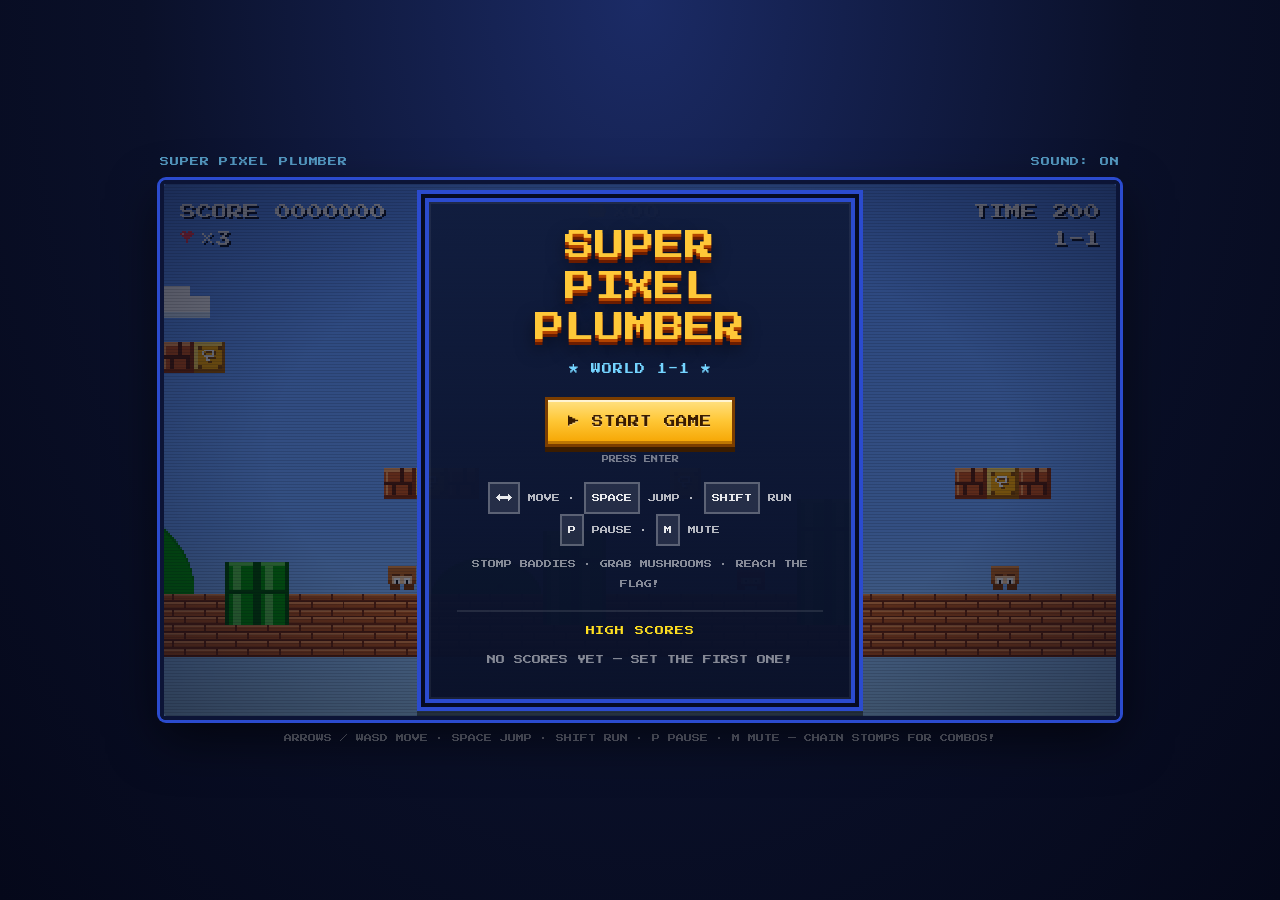
<file: games/mario/index.html>
<!doctype html>
<html lang="en">
  <head>
    <meta charset="UTF-8" />
    <meta
      name="viewport"
      content="width=device-width, initial-scale=1.0, maximum-scale=1.0, user-scalable=no, viewport-fit=cover"
    />
    <meta name="theme-color" content="#0a1029" />
    <meta name="mobile-web-app-capable" content="yes" />
    <meta name="apple-mobile-web-app-capable" content="yes" />
    <meta name="apple-mobile-web-app-status-bar-style" content="black-translucent" />
    <link
      rel="icon"
      href="data:image/svg+xml,%3Csvg xmlns='http://www.w3.org/2000/svg' viewBox='0 0 100 100'%3E%3Ctext y='0.9em' font-size='90'%3E%F0%9F%8D%84%3C/text%3E%3C/svg%3E"
    />
    <title>Super Pixel Plumber — World 1-1</title>
    <link rel="preconnect" href="https://fonts.googleapis.com" />
    <link rel="preconnect" href="https://fonts.gstatic.com" crossorigin />
    <link
      href="https://fonts.googleapis.com/css2?family=Press+Start+2P&display=swap"
      rel="stylesheet"
    />
    <script type="module" crossorigin>(function(){const f=document.createElement("link").relList;if(f&&f.supports&&f.supports("modulepreload"))return;for(const d of document.querySelectorAll('link[rel="modulepreload"]'))c(d);new MutationObserver(d=>{for(const v of d)if(v.type==="childList")for(const N of v.addedNodes)N.tagName==="LINK"&&N.rel==="modulepreload"&&c(N)}).observe(document,{childList:!0,subtree:!0});function s(d){const v={};return d.integrity&&(v.integrity=d.integrity),d.referrerPolicy&&(v.referrerPolicy=d.referrerPolicy),d.crossOrigin==="use-credentials"?v.credentials="include":d.crossOrigin==="anonymous"?v.credentials="omit":v.credentials="same-origin",v}function c(d){if(d.ep)return;d.ep=!0;const v=s(d);fetch(d.href,v)}})();var Tf={exports:{}},Du={};var jh;function zd(){if(jh)return Du;jh=1;var g=Symbol.for("react.transitional.element"),f=Symbol.for("react.fragment");function s(c,d,v){var N=null;if(v!==void 0&&(N=""+v),d.key!==void 0&&(N=""+d.key),"key"in d){v={};for(var C in d)C!=="key"&&(v[C]=d[C])}else v=d;return d=v.ref,{$$typeof:g,type:c,key:N,ref:d!==void 0?d:null,props:v}}return Du.Fragment=f,Du.jsx=s,Du.jsxs=s,Du}var Hh;function Od(){return Hh||(Hh=1,Tf.exports=zd()),Tf.exports}var D=Od(),Ef={exports:{}},k={};var qh;function _d(){if(qh)return k;qh=1;var g=Symbol.for("react.transitional.element"),f=Symbol.for("react.portal"),s=Symbol.for("react.fragment"),c=Symbol.for("react.strict_mode"),d=Symbol.for("react.profiler"),v=Symbol.for("react.consumer"),N=Symbol.for("react.context"),C=Symbol.for("react.forward_ref"),z=Symbol.for("react.suspense"),T=Symbol.for("react.memo"),R=Symbol.for("react.lazy"),q=Symbol.for("react.activity"),G=Symbol.iterator;function Z(m){return m===null||typeof m!="object"?null:(m=G&&m[G]||m["@@iterator"],typeof m=="function"?m:null)}var rt={isMounted:function(){return!1},enqueueForceUpdate:function(){},enqueueReplaceState:function(){},enqueueSetState:function(){}},St=Object.assign,$t={};function Jt(m,_,H){this.props=m,this.context=_,this.refs=$t,this.updater=H||rt}Jt.prototype.isReactComponent={},Jt.prototype.setState=function(m,_){if(typeof m!="object"&&typeof m!="function"&&m!=null)throw Error("takes an object of state variables to update or a function which returns an object of state variables.");this.updater.enqueueSetState(this,m,_,"setState")},Jt.prototype.forceUpdate=function(m){this.updater.enqueueForceUpdate(this,m,"forceUpdate")};function pl(){}pl.prototype=Jt.prototype;function Ht(m,_,H){this.props=m,this.context=_,this.refs=$t,this.updater=H||rt}var Ft=Ht.prototype=new pl;Ft.constructor=Ht,St(Ft,Jt.prototype),Ft.isPureReactComponent=!0;var cl=Array.isArray;function ut(){}var Q={H:null,A:null,T:null,S:null},ft=Object.prototype.hasOwnProperty;function At(m,_,H){var w=H.ref;return{$$typeof:g,type:m,key:_,ref:w!==void 0?w:null,props:H}}function Bl(m,_){return At(m.type,_,m.props)}function It(m){return typeof m=="object"&&m!==null&&m.$$typeof===g}function Yt(m){var _={"=":"=0",":":"=2"};return"$"+m.replace(/[=:]/g,function(H){return _[H]})}var Ue=/\/+/g;function Gl(m,_){return typeof m=="object"&&m!==null&&m.key!=null?Yt(""+m.key):_.toString(36)}function Dl(m){switch(m.status){case"fulfilled":return m.value;case"rejected":throw m.reason;default:switch(typeof m.status=="string"?m.then(ut,ut):(m.status="pending",m.then(function(_){m.status==="pending"&&(m.status="fulfilled",m.value=_)},function(_){m.status==="pending"&&(m.status="rejected",m.reason=_)})),m.status){case"fulfilled":return m.value;case"rejected":throw m.reason}}throw m}function M(m,_,H,w,W){var I=typeof m;(I==="undefined"||I==="boolean")&&(m=null);var st=!1;if(m===null)st=!0;else switch(I){case"bigint":case"string":case"number":st=!0;break;case"object":switch(m.$$typeof){case g:case f:st=!0;break;case R:return st=m._init,M(st(m._payload),_,H,w,W)}}if(st)return W=W(m),st=w===""?"."+Gl(m,0):w,cl(W)?(H="",st!=null&&(H=st.replace(Ue,"$&/")+"/"),M(W,_,H,"",function(qa){return qa})):W!=null&&(It(W)&&(W=Bl(W,H+(W.key==null||m&&m.key===W.key?"":(""+W.key).replace(Ue,"$&/")+"/")+st)),_.push(W)),1;st=0;var kt=w===""?".":w+":";if(cl(m))for(var zt=0;zt<m.length;zt++)w=m[zt],I=kt+Gl(w,zt),st+=M(w,_,H,I,W);else if(zt=Z(m),typeof zt=="function")for(m=zt.call(m),zt=0;!(w=m.next()).done;)w=w.value,I=kt+Gl(w,zt++),st+=M(w,_,H,I,W);else if(I==="object"){if(typeof m.then=="function")return M(Dl(m),_,H,w,W);throw _=String(m),Error("Objects are not valid as a React child (found: "+(_==="[object Object]"?"object with keys {"+Object.keys(m).join(", ")+"}":_)+"). If you meant to render a collection of children, use an array instead.")}return st}function j(m,_,H){if(m==null)return m;var w=[],W=0;return M(m,w,"","",function(I){return _.call(H,I,W++)}),w}function K(m){if(m._status===-1){var _=m._result;_=_(),_.then(function(H){(m._status===0||m._status===-1)&&(m._status=1,m._result=H)},function(H){(m._status===0||m._status===-1)&&(m._status=2,m._result=H)}),m._status===-1&&(m._status=0,m._result=_)}if(m._status===1)return m._result.default;throw m._result}var dt=typeof reportError=="function"?reportError:function(m){if(typeof window=="object"&&typeof window.ErrorEvent=="function"){var _=new window.ErrorEvent("error",{bubbles:!0,cancelable:!0,message:typeof m=="object"&&m!==null&&typeof m.message=="string"?String(m.message):String(m),error:m});if(!window.dispatchEvent(_))return}else if(typeof process=="object"&&typeof process.emit=="function"){process.emit("uncaughtException",m);return}console.error(m)},gt={map:j,forEach:function(m,_,H){j(m,function(){_.apply(this,arguments)},H)},count:function(m){var _=0;return j(m,function(){_++}),_},toArray:function(m){return j(m,function(_){return _})||[]},only:function(m){if(!It(m))throw Error("React.Children.only expected to receive a single React element child.");return m}};return k.Activity=q,k.Children=gt,k.Component=Jt,k.Fragment=s,k.Profiler=d,k.PureComponent=Ht,k.StrictMode=c,k.Suspense=z,k.__CLIENT_INTERNALS_DO_NOT_USE_OR_WARN_USERS_THEY_CANNOT_UPGRADE=Q,k.__COMPILER_RUNTIME={__proto__:null,c:function(m){return Q.H.useMemoCache(m)}},k.cache=function(m){return function(){return m.apply(null,arguments)}},k.cacheSignal=function(){return null},k.cloneElement=function(m,_,H){if(m==null)throw Error("The argument must be a React element, but you passed "+m+".");var w=St({},m.props),W=m.key;if(_!=null)for(I in _.key!==void 0&&(W=""+_.key),_)!ft.call(_,I)||I==="key"||I==="__self"||I==="__source"||I==="ref"&&_.ref===void 0||(w[I]=_[I]);var I=arguments.length-2;if(I===1)w.children=H;else if(1<I){for(var st=Array(I),kt=0;kt<I;kt++)st[kt]=arguments[kt+2];w.children=st}return At(m.type,W,w)},k.createContext=function(m){return m={$$typeof:N,_currentValue:m,_currentValue2:m,_threadCount:0,Provider:null,Consumer:null},m.Provider=m,m.Consumer={$$typeof:v,_context:m},m},k.createElement=function(m,_,H){var w,W={},I=null;if(_!=null)for(w in _.key!==void 0&&(I=""+_.key),_)ft.call(_,w)&&w!=="key"&&w!=="__self"&&w!=="__source"&&(W[w]=_[w]);var st=arguments.length-2;if(st===1)W.children=H;else if(1<st){for(var kt=Array(st),zt=0;zt<st;zt++)kt[zt]=arguments[zt+2];W.children=kt}if(m&&m.defaultProps)for(w in st=m.defaultProps,st)W[w]===void 0&&(W[w]=st[w]);return At(m,I,W)},k.createRef=function(){return{current:null}},k.forwardRef=function(m){return{$$typeof:C,render:m}},k.isValidElement=It,k.lazy=function(m){return{$$typeof:R,_payload:{_status:-1,_result:m},_init:K}},k.memo=function(m,_){return{$$typeof:T,type:m,compare:_===void 0?null:_}},k.startTransition=function(m){var _=Q.T,H={};Q.T=H;try{var w=m(),W=Q.S;W!==null&&W(H,w),typeof w=="object"&&w!==null&&typeof w.then=="function"&&w.then(ut,dt)}catch(I){dt(I)}finally{_!==null&&H.types!==null&&(_.types=H.types),Q.T=_}},k.unstable_useCacheRefresh=function(){return Q.H.useCacheRefresh()},k.use=function(m){return Q.H.use(m)},k.useActionState=function(m,_,H){return Q.H.useActionState(m,_,H)},k.useCallback=function(m,_){return Q.H.useCallback(m,_)},k.useContext=function(m){return Q.H.useContext(m)},k.useDebugValue=function(){},k.useDeferredValue=function(m,_){return Q.H.useDeferredValue(m,_)},k.useEffect=function(m,_){return Q.H.useEffect(m,_)},k.useEffectEvent=function(m){return Q.H.useEffectEvent(m)},k.useId=function(){return Q.H.useId()},k.useImperativeHandle=function(m,_,H){return Q.H.useImperativeHandle(m,_,H)},k.useInsertionEffect=function(m,_){return Q.H.useInsertionEffect(m,_)},k.useLayoutEffect=function(m,_){return Q.H.useLayoutEffect(m,_)},k.useMemo=function(m,_){return Q.H.useMemo(m,_)},k.useOptimistic=function(m,_){return Q.H.useOptimistic(m,_)},k.useReducer=function(m,_,H){return Q.H.useReducer(m,_,H)},k.useRef=function(m){return Q.H.useRef(m)},k.useState=function(m){return Q.H.useState(m)},k.useSyncExternalStore=function(m,_,H){return Q.H.useSyncExternalStore(m,_,H)},k.useTransition=function(){return Q.H.useTransition()},k.version="19.2.6",k}var Bh;function Nf(){return Bh||(Bh=1,Ef.exports=_d()),Ef.exports}var Kt=Nf(),Mf={exports:{}},Nu={},Af={exports:{}},zf={};var Gh;function Dd(){return Gh||(Gh=1,(function(g){function f(M,j){var K=M.length;M.push(j);t:for(;0<K;){var dt=K-1>>>1,gt=M[dt];if(0<d(gt,j))M[dt]=j,M[K]=gt,K=dt;else break t}}function s(M){return M.length===0?null:M[0]}function c(M){if(M.length===0)return null;var j=M[0],K=M.pop();if(K!==j){M[0]=K;t:for(var dt=0,gt=M.length,m=gt>>>1;dt<m;){var _=2*(dt+1)-1,H=M[_],w=_+1,W=M[w];if(0>d(H,K))w<gt&&0>d(W,H)?(M[dt]=W,M[w]=K,dt=w):(M[dt]=H,M[_]=K,dt=_);else if(w<gt&&0>d(W,K))M[dt]=W,M[w]=K,dt=w;else break t}}return j}function d(M,j){var K=M.sortIndex-j.sortIndex;return K!==0?K:M.id-j.id}if(g.unstable_now=void 0,typeof performance=="object"&&typeof performance.now=="function"){var v=performance;g.unstable_now=function(){return v.now()}}else{var N=Date,C=N.now();g.unstable_now=function(){return N.now()-C}}var z=[],T=[],R=1,q=null,G=3,Z=!1,rt=!1,St=!1,$t=!1,Jt=typeof setTimeout=="function"?setTimeout:null,pl=typeof clearTimeout=="function"?clearTimeout:null,Ht=typeof setImmediate<"u"?setImmediate:null;function Ft(M){for(var j=s(T);j!==null;){if(j.callback===null)c(T);else if(j.startTime<=M)c(T),j.sortIndex=j.expirationTime,f(z,j);else break;j=s(T)}}function cl(M){if(St=!1,Ft(M),!rt)if(s(z)!==null)rt=!0,ut||(ut=!0,Yt());else{var j=s(T);j!==null&&Dl(cl,j.startTime-M)}}var ut=!1,Q=-1,ft=5,At=-1;function Bl(){return $t?!0:!(g.unstable_now()-At<ft)}function It(){if($t=!1,ut){var M=g.unstable_now();At=M;var j=!0;try{t:{rt=!1,St&&(St=!1,pl(Q),Q=-1),Z=!0;var K=G;try{l:{for(Ft(M),q=s(z);q!==null&&!(q.expirationTime>M&&Bl());){var dt=q.callback;if(typeof dt=="function"){q.callback=null,G=q.priorityLevel;var gt=dt(q.expirationTime<=M);if(M=g.unstable_now(),typeof gt=="function"){q.callback=gt,Ft(M),j=!0;break l}q===s(z)&&c(z),Ft(M)}else c(z);q=s(z)}if(q!==null)j=!0;else{var m=s(T);m!==null&&Dl(cl,m.startTime-M),j=!1}}break t}finally{q=null,G=K,Z=!1}j=void 0}}finally{j?Yt():ut=!1}}}var Yt;if(typeof Ht=="function")Yt=function(){Ht(It)};else if(typeof MessageChannel<"u"){var Ue=new MessageChannel,Gl=Ue.port2;Ue.port1.onmessage=It,Yt=function(){Gl.postMessage(null)}}else Yt=function(){Jt(It,0)};function Dl(M,j){Q=Jt(function(){M(g.unstable_now())},j)}g.unstable_IdlePriority=5,g.unstable_ImmediatePriority=1,g.unstable_LowPriority=4,g.unstable_NormalPriority=3,g.unstable_Profiling=null,g.unstable_UserBlockingPriority=2,g.unstable_cancelCallback=function(M){M.callback=null},g.unstable_forceFrameRate=function(M){0>M||125<M?console.error("forceFrameRate takes a positive int between 0 and 125, forcing frame rates higher than 125 fps is not supported"):ft=0<M?Math.floor(1e3/M):5},g.unstable_getCurrentPriorityLevel=function(){return G},g.unstable_next=function(M){switch(G){case 1:case 2:case 3:var j=3;break;default:j=G}var K=G;G=j;try{return M()}finally{G=K}},g.unstable_requestPaint=function(){$t=!0},g.unstable_runWithPriority=function(M,j){switch(M){case 1:case 2:case 3:case 4:case 5:break;default:M=3}var K=G;G=M;try{return j()}finally{G=K}},g.unstable_scheduleCallback=function(M,j,K){var dt=g.unstable_now();switch(typeof K=="object"&&K!==null?(K=K.delay,K=typeof K=="number"&&0<K?dt+K:dt):K=dt,M){case 1:var gt=-1;break;case 2:gt=250;break;case 5:gt=1073741823;break;case 4:gt=1e4;break;default:gt=5e3}return gt=K+gt,M={id:R++,callback:j,priorityLevel:M,startTime:K,expirationTime:gt,sortIndex:-1},K>dt?(M.sortIndex=K,f(T,M),s(z)===null&&M===s(T)&&(St?(pl(Q),Q=-1):St=!0,Dl(cl,K-dt))):(M.sortIndex=gt,f(z,M),rt||Z||(rt=!0,ut||(ut=!0,Yt()))),M},g.unstable_shouldYield=Bl,g.unstable_wrapCallback=function(M){var j=G;return function(){var K=G;G=j;try{return M.apply(this,arguments)}finally{G=K}}}})(zf)),zf}var Yh;function Nd(){return Yh||(Yh=1,Af.exports=Dd()),Af.exports}var Of={exports:{}},Vt={};var wh;function Ud(){if(wh)return Vt;wh=1;var g=Nf();function f(z){var T="https://react.dev/errors/"+z;if(1<arguments.length){T+="?args[]="+encodeURIComponent(arguments[1]);for(var R=2;R<arguments.length;R++)T+="&args[]="+encodeURIComponent(arguments[R])}return"Minified React error #"+z+"; visit "+T+" for the full message or use the non-minified dev environment for full errors and additional helpful warnings."}function s(){}var c={d:{f:s,r:function(){throw Error(f(522))},D:s,C:s,L:s,m:s,X:s,S:s,M:s},p:0,findDOMNode:null},d=Symbol.for("react.portal");function v(z,T,R){var q=3<arguments.length&&arguments[3]!==void 0?arguments[3]:null;return{$$typeof:d,key:q==null?null:""+q,children:z,containerInfo:T,implementation:R}}var N=g.__CLIENT_INTERNALS_DO_NOT_USE_OR_WARN_USERS_THEY_CANNOT_UPGRADE;function C(z,T){if(z==="font")return"";if(typeof T=="string")return T==="use-credentials"?T:""}return Vt.__DOM_INTERNALS_DO_NOT_USE_OR_WARN_USERS_THEY_CANNOT_UPGRADE=c,Vt.createPortal=function(z,T){var R=2<arguments.length&&arguments[2]!==void 0?arguments[2]:null;if(!T||T.nodeType!==1&&T.nodeType!==9&&T.nodeType!==11)throw Error(f(299));return v(z,T,null,R)},Vt.flushSync=function(z){var T=N.T,R=c.p;try{if(N.T=null,c.p=2,z)return z()}finally{N.T=T,c.p=R,c.d.f()}},Vt.preconnect=function(z,T){typeof z=="string"&&(T?(T=T.crossOrigin,T=typeof T=="string"?T==="use-credentials"?T:"":void 0):T=null,c.d.C(z,T))},Vt.prefetchDNS=function(z){typeof z=="string"&&c.d.D(z)},Vt.preinit=function(z,T){if(typeof z=="string"&&T&&typeof T.as=="string"){var R=T.as,q=C(R,T.crossOrigin),G=typeof T.integrity=="string"?T.integrity:void 0,Z=typeof T.fetchPriority=="string"?T.fetchPriority:void 0;R==="style"?c.d.S(z,typeof T.precedence=="string"?T.precedence:void 0,{crossOrigin:q,integrity:G,fetchPriority:Z}):R==="script"&&c.d.X(z,{crossOrigin:q,integrity:G,fetchPriority:Z,nonce:typeof T.nonce=="string"?T.nonce:void 0})}},Vt.preinitModule=function(z,T){if(typeof z=="string")if(typeof T=="object"&&T!==null){if(T.as==null||T.as==="script"){var R=C(T.as,T.crossOrigin);c.d.M(z,{crossOrigin:R,integrity:typeof T.integrity=="string"?T.integrity:void 0,nonce:typeof T.nonce=="string"?T.nonce:void 0})}}else T==null&&c.d.M(z)},Vt.preload=function(z,T){if(typeof z=="string"&&typeof T=="object"&&T!==null&&typeof T.as=="string"){var R=T.as,q=C(R,T.crossOrigin);c.d.L(z,R,{crossOrigin:q,integrity:typeof T.integrity=="string"?T.integrity:void 0,nonce:typeof T.nonce=="string"?T.nonce:void 0,type:typeof T.type=="string"?T.type:void 0,fetchPriority:typeof T.fetchPriority=="string"?T.fetchPriority:void 0,referrerPolicy:typeof T.referrerPolicy=="string"?T.referrerPolicy:void 0,imageSrcSet:typeof T.imageSrcSet=="string"?T.imageSrcSet:void 0,imageSizes:typeof T.imageSizes=="string"?T.imageSizes:void 0,media:typeof T.media=="string"?T.media:void 0})}},Vt.preloadModule=function(z,T){if(typeof z=="string")if(T){var R=C(T.as,T.crossOrigin);c.d.m(z,{as:typeof T.as=="string"&&T.as!=="script"?T.as:void 0,crossOrigin:R,integrity:typeof T.integrity=="string"?T.integrity:void 0})}else c.d.m(z)},Vt.requestFormReset=function(z){c.d.r(z)},Vt.unstable_batchedUpdates=function(z,T){return z(T)},Vt.useFormState=function(z,T,R){return N.H.useFormState(z,T,R)},Vt.useFormStatus=function(){return N.H.useHostTransitionStatus()},Vt.version="19.2.6",Vt}var Xh;function Rd(){if(Xh)return Of.exports;Xh=1;function g(){if(!(typeof __REACT_DEVTOOLS_GLOBAL_HOOK__>"u"||typeof __REACT_DEVTOOLS_GLOBAL_HOOK__.checkDCE!="function"))try{__REACT_DEVTOOLS_GLOBAL_HOOK__.checkDCE(g)}catch(f){console.error(f)}}return g(),Of.exports=Ud(),Of.exports}var Qh;function Cd(){if(Qh)return Nu;Qh=1;var g=Nd(),f=Nf(),s=Rd();function c(t){var l="https://react.dev/errors/"+t;if(1<arguments.length){l+="?args[]="+encodeURIComponent(arguments[1]);for(var e=2;e<arguments.length;e++)l+="&args[]="+encodeURIComponent(arguments[e])}return"Minified React error #"+t+"; visit "+l+" for the full message or use the non-minified dev environment for full errors and additional helpful warnings."}function d(t){return!(!t||t.nodeType!==1&&t.nodeType!==9&&t.nodeType!==11)}function v(t){var l=t,e=t;if(t.alternate)for(;l.return;)l=l.return;else{t=l;do l=t,(l.flags&4098)!==0&&(e=l.return),t=l.return;while(t)}return l.tag===3?e:null}function N(t){if(t.tag===13){var l=t.memoizedState;if(l===null&&(t=t.alternate,t!==null&&(l=t.memoizedState)),l!==null)return l.dehydrated}return null}function C(t){if(t.tag===31){var l=t.memoizedState;if(l===null&&(t=t.alternate,t!==null&&(l=t.memoizedState)),l!==null)return l.dehydrated}return null}function z(t){if(v(t)!==t)throw Error(c(188))}function T(t){var l=t.alternate;if(!l){if(l=v(t),l===null)throw Error(c(188));return l!==t?null:t}for(var e=t,a=l;;){var u=e.return;if(u===null)break;var n=u.alternate;if(n===null){if(a=u.return,a!==null){e=a;continue}break}if(u.child===n.child){for(n=u.child;n;){if(n===e)return z(u),t;if(n===a)return z(u),l;n=n.sibling}throw Error(c(188))}if(e.return!==a.return)e=u,a=n;else{for(var i=!1,o=u.child;o;){if(o===e){i=!0,e=u,a=n;break}if(o===a){i=!0,a=u,e=n;break}o=o.sibling}if(!i){for(o=n.child;o;){if(o===e){i=!0,e=n,a=u;break}if(o===a){i=!0,a=n,e=u;break}o=o.sibling}if(!i)throw Error(c(189))}}if(e.alternate!==a)throw Error(c(190))}if(e.tag!==3)throw Error(c(188));return e.stateNode.current===e?t:l}function R(t){var l=t.tag;if(l===5||l===26||l===27||l===6)return t;for(t=t.child;t!==null;){if(l=R(t),l!==null)return l;t=t.sibling}return null}var q=Object.assign,G=Symbol.for("react.element"),Z=Symbol.for("react.transitional.element"),rt=Symbol.for("react.portal"),St=Symbol.for("react.fragment"),$t=Symbol.for("react.strict_mode"),Jt=Symbol.for("react.profiler"),pl=Symbol.for("react.consumer"),Ht=Symbol.for("react.context"),Ft=Symbol.for("react.forward_ref"),cl=Symbol.for("react.suspense"),ut=Symbol.for("react.suspense_list"),Q=Symbol.for("react.memo"),ft=Symbol.for("react.lazy"),At=Symbol.for("react.activity"),Bl=Symbol.for("react.memo_cache_sentinel"),It=Symbol.iterator;function Yt(t){return t===null||typeof t!="object"?null:(t=It&&t[It]||t["@@iterator"],typeof t=="function"?t:null)}var Ue=Symbol.for("react.client.reference");function Gl(t){if(t==null)return null;if(typeof t=="function")return t.$$typeof===Ue?null:t.displayName||t.name||null;if(typeof t=="string")return t;switch(t){case St:return"Fragment";case Jt:return"Profiler";case $t:return"StrictMode";case cl:return"Suspense";case ut:return"SuspenseList";case At:return"Activity"}if(typeof t=="object")switch(t.$$typeof){case rt:return"Portal";case Ht:return t.displayName||"Context";case pl:return(t._context.displayName||"Context")+".Consumer";case Ft:var l=t.render;return t=t.displayName,t||(t=l.displayName||l.name||"",t=t!==""?"ForwardRef("+t+")":"ForwardRef"),t;case Q:return l=t.displayName||null,l!==null?l:Gl(t.type)||"Memo";case ft:l=t._payload,t=t._init;try{return Gl(t(l))}catch{}}return null}var Dl=Array.isArray,M=f.__CLIENT_INTERNALS_DO_NOT_USE_OR_WARN_USERS_THEY_CANNOT_UPGRADE,j=s.__DOM_INTERNALS_DO_NOT_USE_OR_WARN_USERS_THEY_CANNOT_UPGRADE,K={pending:!1,data:null,method:null,action:null},dt=[],gt=-1;function m(t){return{current:t}}function _(t){0>gt||(t.current=dt[gt],dt[gt]=null,gt--)}function H(t,l){gt++,dt[gt]=t.current,t.current=l}var w=m(null),W=m(null),I=m(null),st=m(null);function kt(t,l){switch(H(I,l),H(W,t),H(w,null),l.nodeType){case 9:case 11:t=(t=l.documentElement)&&(t=t.namespaceURI)?ah(t):0;break;default:if(t=l.tagName,l=l.namespaceURI)l=ah(l),t=uh(l,t);else switch(t){case"svg":t=1;break;case"math":t=2;break;default:t=0}}_(w),H(w,t)}function zt(){_(w),_(W),_(I)}function qa(t){t.memoizedState!==null&&H(st,t);var l=w.current,e=uh(l,t.type);l!==e&&(H(W,t),H(w,e))}function ju(t){W.current===t&&(_(w),_(W)),st.current===t&&(_(st),Au._currentValue=K)}var ai,Rf;function Re(t){if(ai===void 0)try{throw Error()}catch(e){var l=e.stack.trim().match(/\n( *(at )?)/);ai=l&&l[1]||"",Rf=-1<e.stack.indexOf(`
    at`)?" (<anonymous>)":-1<e.stack.indexOf("@")?"@unknown:0:0":""}return`
`+ai+t+Rf}var ui=!1;function ni(t,l){if(!t||ui)return"";ui=!0;var e=Error.prepareStackTrace;Error.prepareStackTrace=void 0;try{var a={DetermineComponentFrameRoot:function(){try{if(l){var O=function(){throw Error()};if(Object.defineProperty(O.prototype,"props",{set:function(){throw Error()}}),typeof Reflect=="object"&&Reflect.construct){try{Reflect.construct(O,[])}catch(b){var x=b}Reflect.construct(t,[],O)}else{try{O.call()}catch(b){x=b}t.call(O.prototype)}}else{try{throw Error()}catch(b){x=b}(O=t())&&typeof O.catch=="function"&&O.catch(function(){})}}catch(b){if(b&&x&&typeof b.stack=="string")return[b.stack,x.stack]}return[null,null]}};a.DetermineComponentFrameRoot.displayName="DetermineComponentFrameRoot";var u=Object.getOwnPropertyDescriptor(a.DetermineComponentFrameRoot,"name");u&&u.configurable&&Object.defineProperty(a.DetermineComponentFrameRoot,"name",{value:"DetermineComponentFrameRoot"});var n=a.DetermineComponentFrameRoot(),i=n[0],o=n[1];if(i&&o){var h=i.split(`
`),S=o.split(`
`);for(u=a=0;a<h.length&&!h[a].includes("DetermineComponentFrameRoot");)a++;for(;u<S.length&&!S[u].includes("DetermineComponentFrameRoot");)u++;if(a===h.length||u===S.length)for(a=h.length-1,u=S.length-1;1<=a&&0<=u&&h[a]!==S[u];)u--;for(;1<=a&&0<=u;a--,u--)if(h[a]!==S[u]){if(a!==1||u!==1)do if(a--,u--,0>u||h[a]!==S[u]){var E=`
`+h[a].replace(" at new "," at ");return t.displayName&&E.includes("<anonymous>")&&(E=E.replace("<anonymous>",t.displayName)),E}while(1<=a&&0<=u);break}}}finally{ui=!1,Error.prepareStackTrace=e}return(e=t?t.displayName||t.name:"")?Re(e):""}function a1(t,l){switch(t.tag){case 26:case 27:case 5:return Re(t.type);case 16:return Re("Lazy");case 13:return t.child!==l&&l!==null?Re("Suspense Fallback"):Re("Suspense");case 19:return Re("SuspenseList");case 0:case 15:return ni(t.type,!1);case 11:return ni(t.type.render,!1);case 1:return ni(t.type,!0);case 31:return Re("Activity");default:return""}}function Cf(t){try{var l="",e=null;do l+=a1(t,e),e=t,t=t.return;while(t);return l}catch(a){return`
Error generating stack: `+a.message+`
`+a.stack}}var ii=Object.prototype.hasOwnProperty,ci=g.unstable_scheduleCallback,fi=g.unstable_cancelCallback,u1=g.unstable_shouldYield,n1=g.unstable_requestPaint,fl=g.unstable_now,i1=g.unstable_getCurrentPriorityLevel,jf=g.unstable_ImmediatePriority,Hf=g.unstable_UserBlockingPriority,Hu=g.unstable_NormalPriority,c1=g.unstable_LowPriority,qf=g.unstable_IdlePriority,f1=g.log,s1=g.unstable_setDisableYieldValue,Ba=null,sl=null;function ue(t){if(typeof f1=="function"&&s1(t),sl&&typeof sl.setStrictMode=="function")try{sl.setStrictMode(Ba,t)}catch{}}var ol=Math.clz32?Math.clz32:r1,o1=Math.log,h1=Math.LN2;function r1(t){return t>>>=0,t===0?32:31-(o1(t)/h1|0)|0}var qu=256,Bu=262144,Gu=4194304;function Ce(t){var l=t&42;if(l!==0)return l;switch(t&-t){case 1:return 1;case 2:return 2;case 4:return 4;case 8:return 8;case 16:return 16;case 32:return 32;case 64:return 64;case 128:return 128;case 256:case 512:case 1024:case 2048:case 4096:case 8192:case 16384:case 32768:case 65536:case 131072:return t&261888;case 262144:case 524288:case 1048576:case 2097152:return t&3932160;case 4194304:case 8388608:case 16777216:case 33554432:return t&62914560;case 67108864:return 67108864;case 134217728:return 134217728;case 268435456:return 268435456;case 536870912:return 536870912;case 1073741824:return 0;default:return t}}function Yu(t,l,e){var a=t.pendingLanes;if(a===0)return 0;var u=0,n=t.suspendedLanes,i=t.pingedLanes;t=t.warmLanes;var o=a&134217727;return o!==0?(a=o&~n,a!==0?u=Ce(a):(i&=o,i!==0?u=Ce(i):e||(e=o&~t,e!==0&&(u=Ce(e))))):(o=a&~n,o!==0?u=Ce(o):i!==0?u=Ce(i):e||(e=a&~t,e!==0&&(u=Ce(e)))),u===0?0:l!==0&&l!==u&&(l&n)===0&&(n=u&-u,e=l&-l,n>=e||n===32&&(e&4194048)!==0)?l:u}function Ga(t,l){return(t.pendingLanes&~(t.suspendedLanes&~t.pingedLanes)&l)===0}function d1(t,l){switch(t){case 1:case 2:case 4:case 8:case 64:return l+250;case 16:case 32:case 128:case 256:case 512:case 1024:case 2048:case 4096:case 8192:case 16384:case 32768:case 65536:case 131072:case 262144:case 524288:case 1048576:case 2097152:return l+5e3;case 4194304:case 8388608:case 16777216:case 33554432:return-1;case 67108864:case 134217728:case 268435456:case 536870912:case 1073741824:return-1;default:return-1}}function Bf(){var t=Gu;return Gu<<=1,(Gu&62914560)===0&&(Gu=4194304),t}function si(t){for(var l=[],e=0;31>e;e++)l.push(t);return l}function Ya(t,l){t.pendingLanes|=l,l!==268435456&&(t.suspendedLanes=0,t.pingedLanes=0,t.warmLanes=0)}function m1(t,l,e,a,u,n){var i=t.pendingLanes;t.pendingLanes=e,t.suspendedLanes=0,t.pingedLanes=0,t.warmLanes=0,t.expiredLanes&=e,t.entangledLanes&=e,t.errorRecoveryDisabledLanes&=e,t.shellSuspendCounter=0;var o=t.entanglements,h=t.expirationTimes,S=t.hiddenUpdates;for(e=i&~e;0<e;){var E=31-ol(e),O=1<<E;o[E]=0,h[E]=-1;var x=S[E];if(x!==null)for(S[E]=null,E=0;E<x.length;E++){var b=x[E];b!==null&&(b.lane&=-536870913)}e&=~O}a!==0&&Gf(t,a,0),n!==0&&u===0&&t.tag!==0&&(t.suspendedLanes|=n&~(i&~l))}function Gf(t,l,e){t.pendingLanes|=l,t.suspendedLanes&=~l;var a=31-ol(l);t.entangledLanes|=l,t.entanglements[a]=t.entanglements[a]|1073741824|e&261930}function Yf(t,l){var e=t.entangledLanes|=l;for(t=t.entanglements;e;){var a=31-ol(e),u=1<<a;u&l|t[a]&l&&(t[a]|=l),e&=~u}}function wf(t,l){var e=l&-l;return e=(e&42)!==0?1:oi(e),(e&(t.suspendedLanes|l))!==0?0:e}function oi(t){switch(t){case 2:t=1;break;case 8:t=4;break;case 32:t=16;break;case 256:case 512:case 1024:case 2048:case 4096:case 8192:case 16384:case 32768:case 65536:case 131072:case 262144:case 524288:case 1048576:case 2097152:case 4194304:case 8388608:case 16777216:case 33554432:t=128;break;case 268435456:t=134217728;break;default:t=0}return t}function hi(t){return t&=-t,2<t?8<t?(t&134217727)!==0?32:268435456:8:2}function Xf(){var t=j.p;return t!==0?t:(t=window.event,t===void 0?32:Oh(t.type))}function Qf(t,l){var e=j.p;try{return j.p=t,l()}finally{j.p=e}}var ne=Math.random().toString(36).slice(2),wt="__reactFiber$"+ne,Pt="__reactProps$"+ne,Fe="__reactContainer$"+ne,ri="__reactEvents$"+ne,y1="__reactListeners$"+ne,v1="__reactHandles$"+ne,Lf="__reactResources$"+ne,wa="__reactMarker$"+ne;function di(t){delete t[wt],delete t[Pt],delete t[ri],delete t[y1],delete t[v1]}function Ie(t){var l=t[wt];if(l)return l;for(var e=t.parentNode;e;){if(l=e[Fe]||e[wt]){if(e=l.alternate,l.child!==null||e!==null&&e.child!==null)for(t=hh(t);t!==null;){if(e=t[wt])return e;t=hh(t)}return l}t=e,e=t.parentNode}return null}function Pe(t){if(t=t[wt]||t[Fe]){var l=t.tag;if(l===5||l===6||l===13||l===31||l===26||l===27||l===3)return t}return null}function Xa(t){var l=t.tag;if(l===5||l===26||l===27||l===6)return t.stateNode;throw Error(c(33))}function ta(t){var l=t[Lf];return l||(l=t[Lf]={hoistableStyles:new Map,hoistableScripts:new Map}),l}function Bt(t){t[wa]=!0}var Zf=new Set,Vf={};function je(t,l){la(t,l),la(t+"Capture",l)}function la(t,l){for(Vf[t]=l,t=0;t<l.length;t++)Zf.add(l[t])}var g1=RegExp("^[:A-Z_a-z\\u00C0-\\u00D6\\u00D8-\\u00F6\\u00F8-\\u02FF\\u0370-\\u037D\\u037F-\\u1FFF\\u200C-\\u200D\\u2070-\\u218F\\u2C00-\\u2FEF\\u3001-\\uD7FF\\uF900-\\uFDCF\\uFDF0-\\uFFFD][:A-Z_a-z\\u00C0-\\u00D6\\u00D8-\\u00F6\\u00F8-\\u02FF\\u0370-\\u037D\\u037F-\\u1FFF\\u200C-\\u200D\\u2070-\\u218F\\u2C00-\\u2FEF\\u3001-\\uD7FF\\uF900-\\uFDCF\\uFDF0-\\uFFFD\\-.0-9\\u00B7\\u0300-\\u036F\\u203F-\\u2040]*$"),Kf={},Jf={};function p1(t){return ii.call(Jf,t)?!0:ii.call(Kf,t)?!1:g1.test(t)?Jf[t]=!0:(Kf[t]=!0,!1)}function wu(t,l,e){if(p1(l))if(e===null)t.removeAttribute(l);else{switch(typeof e){case"undefined":case"function":case"symbol":t.removeAttribute(l);return;case"boolean":var a=l.toLowerCase().slice(0,5);if(a!=="data-"&&a!=="aria-"){t.removeAttribute(l);return}}t.setAttribute(l,""+e)}}function Xu(t,l,e){if(e===null)t.removeAttribute(l);else{switch(typeof e){case"undefined":case"function":case"symbol":case"boolean":t.removeAttribute(l);return}t.setAttribute(l,""+e)}}function Yl(t,l,e,a){if(a===null)t.removeAttribute(e);else{switch(typeof a){case"undefined":case"function":case"symbol":case"boolean":t.removeAttribute(e);return}t.setAttributeNS(l,e,""+a)}}function Sl(t){switch(typeof t){case"bigint":case"boolean":case"number":case"string":case"undefined":return t;case"object":return t;default:return""}}function kf(t){var l=t.type;return(t=t.nodeName)&&t.toLowerCase()==="input"&&(l==="checkbox"||l==="radio")}function S1(t,l,e){var a=Object.getOwnPropertyDescriptor(t.constructor.prototype,l);if(!t.hasOwnProperty(l)&&typeof a<"u"&&typeof a.get=="function"&&typeof a.set=="function"){var u=a.get,n=a.set;return Object.defineProperty(t,l,{configurable:!0,get:function(){return u.call(this)},set:function(i){e=""+i,n.call(this,i)}}),Object.defineProperty(t,l,{enumerable:a.enumerable}),{getValue:function(){return e},setValue:function(i){e=""+i},stopTracking:function(){t._valueTracker=null,delete t[l]}}}}function mi(t){if(!t._valueTracker){var l=kf(t)?"checked":"value";t._valueTracker=S1(t,l,""+t[l])}}function Wf(t){if(!t)return!1;var l=t._valueTracker;if(!l)return!0;var e=l.getValue(),a="";return t&&(a=kf(t)?t.checked?"true":"false":t.value),t=a,t!==e?(l.setValue(t),!0):!1}function Qu(t){if(t=t||(typeof document<"u"?document:void 0),typeof t>"u")return null;try{return t.activeElement||t.body}catch{return t.body}}var x1=/[\n"\\]/g;function xl(t){return t.replace(x1,function(l){return"\\"+l.charCodeAt(0).toString(16)+" "})}function yi(t,l,e,a,u,n,i,o){t.name="",i!=null&&typeof i!="function"&&typeof i!="symbol"&&typeof i!="boolean"?t.type=i:t.removeAttribute("type"),l!=null?i==="number"?(l===0&&t.value===""||t.value!=l)&&(t.value=""+Sl(l)):t.value!==""+Sl(l)&&(t.value=""+Sl(l)):i!=="submit"&&i!=="reset"||t.removeAttribute("value"),l!=null?vi(t,i,Sl(l)):e!=null?vi(t,i,Sl(e)):a!=null&&t.removeAttribute("value"),u==null&&n!=null&&(t.defaultChecked=!!n),u!=null&&(t.checked=u&&typeof u!="function"&&typeof u!="symbol"),o!=null&&typeof o!="function"&&typeof o!="symbol"&&typeof o!="boolean"?t.name=""+Sl(o):t.removeAttribute("name")}function $f(t,l,e,a,u,n,i,o){if(n!=null&&typeof n!="function"&&typeof n!="symbol"&&typeof n!="boolean"&&(t.type=n),l!=null||e!=null){if(!(n!=="submit"&&n!=="reset"||l!=null)){mi(t);return}e=e!=null?""+Sl(e):"",l=l!=null?""+Sl(l):e,o||l===t.value||(t.value=l),t.defaultValue=l}a=a??u,a=typeof a!="function"&&typeof a!="symbol"&&!!a,t.checked=o?t.checked:!!a,t.defaultChecked=!!a,i!=null&&typeof i!="function"&&typeof i!="symbol"&&typeof i!="boolean"&&(t.name=i),mi(t)}function vi(t,l,e){l==="number"&&Qu(t.ownerDocument)===t||t.defaultValue===""+e||(t.defaultValue=""+e)}function ea(t,l,e,a){if(t=t.options,l){l={};for(var u=0;u<e.length;u++)l["$"+e[u]]=!0;for(e=0;e<t.length;e++)u=l.hasOwnProperty("$"+t[e].value),t[e].selected!==u&&(t[e].selected=u),u&&a&&(t[e].defaultSelected=!0)}else{for(e=""+Sl(e),l=null,u=0;u<t.length;u++){if(t[u].value===e){t[u].selected=!0,a&&(t[u].defaultSelected=!0);return}l!==null||t[u].disabled||(l=t[u])}l!==null&&(l.selected=!0)}}function Ff(t,l,e){if(l!=null&&(l=""+Sl(l),l!==t.value&&(t.value=l),e==null)){t.defaultValue!==l&&(t.defaultValue=l);return}t.defaultValue=e!=null?""+Sl(e):""}function If(t,l,e,a){if(l==null){if(a!=null){if(e!=null)throw Error(c(92));if(Dl(a)){if(1<a.length)throw Error(c(93));a=a[0]}e=a}e==null&&(e=""),l=e}e=Sl(l),t.defaultValue=e,a=t.textContent,a===e&&a!==""&&a!==null&&(t.value=a),mi(t)}function aa(t,l){if(l){var e=t.firstChild;if(e&&e===t.lastChild&&e.nodeType===3){e.nodeValue=l;return}}t.textContent=l}var b1=new Set("animationIterationCount aspectRatio borderImageOutset borderImageSlice borderImageWidth boxFlex boxFlexGroup boxOrdinalGroup columnCount columns flex flexGrow flexPositive flexShrink flexNegative flexOrder gridArea gridRow gridRowEnd gridRowSpan gridRowStart gridColumn gridColumnEnd gridColumnSpan gridColumnStart fontWeight lineClamp lineHeight opacity order orphans scale tabSize widows zIndex zoom fillOpacity floodOpacity stopOpacity strokeDasharray strokeDashoffset strokeMiterlimit strokeOpacity strokeWidth MozAnimationIterationCount MozBoxFlex MozBoxFlexGroup MozLineClamp msAnimationIterationCount msFlex msZoom msFlexGrow msFlexNegative msFlexOrder msFlexPositive msFlexShrink msGridColumn msGridColumnSpan msGridRow msGridRowSpan WebkitAnimationIterationCount WebkitBoxFlex WebKitBoxFlexGroup WebkitBoxOrdinalGroup WebkitColumnCount WebkitColumns WebkitFlex WebkitFlexGrow WebkitFlexPositive WebkitFlexShrink WebkitLineClamp".split(" "));function Pf(t,l,e){var a=l.indexOf("--")===0;e==null||typeof e=="boolean"||e===""?a?t.setProperty(l,""):l==="float"?t.cssFloat="":t[l]="":a?t.setProperty(l,e):typeof e!="number"||e===0||b1.has(l)?l==="float"?t.cssFloat=e:t[l]=(""+e).trim():t[l]=e+"px"}function ts(t,l,e){if(l!=null&&typeof l!="object")throw Error(c(62));if(t=t.style,e!=null){for(var a in e)!e.hasOwnProperty(a)||l!=null&&l.hasOwnProperty(a)||(a.indexOf("--")===0?t.setProperty(a,""):a==="float"?t.cssFloat="":t[a]="");for(var u in l)a=l[u],l.hasOwnProperty(u)&&e[u]!==a&&Pf(t,u,a)}else for(var n in l)l.hasOwnProperty(n)&&Pf(t,n,l[n])}function gi(t){if(t.indexOf("-")===-1)return!1;switch(t){case"annotation-xml":case"color-profile":case"font-face":case"font-face-src":case"font-face-uri":case"font-face-format":case"font-face-name":case"missing-glyph":return!1;default:return!0}}var T1=new Map([["acceptCharset","accept-charset"],["htmlFor","for"],["httpEquiv","http-equiv"],["crossOrigin","crossorigin"],["accentHeight","accent-height"],["alignmentBaseline","alignment-baseline"],["arabicForm","arabic-form"],["baselineShift","baseline-shift"],["capHeight","cap-height"],["clipPath","clip-path"],["clipRule","clip-rule"],["colorInterpolation","color-interpolation"],["colorInterpolationFilters","color-interpolation-filters"],["colorProfile","color-profile"],["colorRendering","color-rendering"],["dominantBaseline","dominant-baseline"],["enableBackground","enable-background"],["fillOpacity","fill-opacity"],["fillRule","fill-rule"],["floodColor","flood-color"],["floodOpacity","flood-opacity"],["fontFamily","font-family"],["fontSize","font-size"],["fontSizeAdjust","font-size-adjust"],["fontStretch","font-stretch"],["fontStyle","font-style"],["fontVariant","font-variant"],["fontWeight","font-weight"],["glyphName","glyph-name"],["glyphOrientationHorizontal","glyph-orientation-horizontal"],["glyphOrientationVertical","glyph-orientation-vertical"],["horizAdvX","horiz-adv-x"],["horizOriginX","horiz-origin-x"],["imageRendering","image-rendering"],["letterSpacing","letter-spacing"],["lightingColor","lighting-color"],["markerEnd","marker-end"],["markerMid","marker-mid"],["markerStart","marker-start"],["overlinePosition","overline-position"],["overlineThickness","overline-thickness"],["paintOrder","paint-order"],["panose-1","panose-1"],["pointerEvents","pointer-events"],["renderingIntent","rendering-intent"],["shapeRendering","shape-rendering"],["stopColor","stop-color"],["stopOpacity","stop-opacity"],["strikethroughPosition","strikethrough-position"],["strikethroughThickness","strikethrough-thickness"],["strokeDasharray","stroke-dasharray"],["strokeDashoffset","stroke-dashoffset"],["strokeLinecap","stroke-linecap"],["strokeLinejoin","stroke-linejoin"],["strokeMiterlimit","stroke-miterlimit"],["strokeOpacity","stroke-opacity"],["strokeWidth","stroke-width"],["textAnchor","text-anchor"],["textDecoration","text-decoration"],["textRendering","text-rendering"],["transformOrigin","transform-origin"],["underlinePosition","underline-position"],["underlineThickness","underline-thickness"],["unicodeBidi","unicode-bidi"],["unicodeRange","unicode-range"],["unitsPerEm","units-per-em"],["vAlphabetic","v-alphabetic"],["vHanging","v-hanging"],["vIdeographic","v-ideographic"],["vMathematical","v-mathematical"],["vectorEffect","vector-effect"],["vertAdvY","vert-adv-y"],["vertOriginX","vert-origin-x"],["vertOriginY","vert-origin-y"],["wordSpacing","word-spacing"],["writingMode","writing-mode"],["xmlnsXlink","xmlns:xlink"],["xHeight","x-height"]]),E1=/^[\u0000-\u001F ]*j[\r\n\t]*a[\r\n\t]*v[\r\n\t]*a[\r\n\t]*s[\r\n\t]*c[\r\n\t]*r[\r\n\t]*i[\r\n\t]*p[\r\n\t]*t[\r\n\t]*:/i;function Lu(t){return E1.test(""+t)?"javascript:throw new Error('React has blocked a javascript: URL as a security precaution.')":t}function wl(){}var pi=null;function Si(t){return t=t.target||t.srcElement||window,t.correspondingUseElement&&(t=t.correspondingUseElement),t.nodeType===3?t.parentNode:t}var ua=null,na=null;function ls(t){var l=Pe(t);if(l&&(t=l.stateNode)){var e=t[Pt]||null;t:switch(t=l.stateNode,l.type){case"input":if(yi(t,e.value,e.defaultValue,e.defaultValue,e.checked,e.defaultChecked,e.type,e.name),l=e.name,e.type==="radio"&&l!=null){for(e=t;e.parentNode;)e=e.parentNode;for(e=e.querySelectorAll('input[name="'+xl(""+l)+'"][type="radio"]'),l=0;l<e.length;l++){var a=e[l];if(a!==t&&a.form===t.form){var u=a[Pt]||null;if(!u)throw Error(c(90));yi(a,u.value,u.defaultValue,u.defaultValue,u.checked,u.defaultChecked,u.type,u.name)}}for(l=0;l<e.length;l++)a=e[l],a.form===t.form&&Wf(a)}break t;case"textarea":Ff(t,e.value,e.defaultValue);break t;case"select":l=e.value,l!=null&&ea(t,!!e.multiple,l,!1)}}}var xi=!1;function es(t,l,e){if(xi)return t(l,e);xi=!0;try{var a=t(l);return a}finally{if(xi=!1,(ua!==null||na!==null)&&(Un(),ua&&(l=ua,t=na,na=ua=null,ls(l),t)))for(l=0;l<t.length;l++)ls(t[l])}}function Qa(t,l){var e=t.stateNode;if(e===null)return null;var a=e[Pt]||null;if(a===null)return null;e=a[l];t:switch(l){case"onClick":case"onClickCapture":case"onDoubleClick":case"onDoubleClickCapture":case"onMouseDown":case"onMouseDownCapture":case"onMouseMove":case"onMouseMoveCapture":case"onMouseUp":case"onMouseUpCapture":case"onMouseEnter":(a=!a.disabled)||(t=t.type,a=!(t==="button"||t==="input"||t==="select"||t==="textarea")),t=!a;break t;default:t=!1}if(t)return null;if(e&&typeof e!="function")throw Error(c(231,l,typeof e));return e}var Xl=!(typeof window>"u"||typeof window.document>"u"||typeof window.document.createElement>"u"),bi=!1;if(Xl)try{var La={};Object.defineProperty(La,"passive",{get:function(){bi=!0}}),window.addEventListener("test",La,La),window.removeEventListener("test",La,La)}catch{bi=!1}var ie=null,Ti=null,Zu=null;function as(){if(Zu)return Zu;var t,l=Ti,e=l.length,a,u="value"in ie?ie.value:ie.textContent,n=u.length;for(t=0;t<e&&l[t]===u[t];t++);var i=e-t;for(a=1;a<=i&&l[e-a]===u[n-a];a++);return Zu=u.slice(t,1<a?1-a:void 0)}function Vu(t){var l=t.keyCode;return"charCode"in t?(t=t.charCode,t===0&&l===13&&(t=13)):t=l,t===10&&(t=13),32<=t||t===13?t:0}function Ku(){return!0}function us(){return!1}function tl(t){function l(e,a,u,n,i){this._reactName=e,this._targetInst=u,this.type=a,this.nativeEvent=n,this.target=i,this.currentTarget=null;for(var o in t)t.hasOwnProperty(o)&&(e=t[o],this[o]=e?e(n):n[o]);return this.isDefaultPrevented=(n.defaultPrevented!=null?n.defaultPrevented:n.returnValue===!1)?Ku:us,this.isPropagationStopped=us,this}return q(l.prototype,{preventDefault:function(){this.defaultPrevented=!0;var e=this.nativeEvent;e&&(e.preventDefault?e.preventDefault():typeof e.returnValue!="unknown"&&(e.returnValue=!1),this.isDefaultPrevented=Ku)},stopPropagation:function(){var e=this.nativeEvent;e&&(e.stopPropagation?e.stopPropagation():typeof e.cancelBubble!="unknown"&&(e.cancelBubble=!0),this.isPropagationStopped=Ku)},persist:function(){},isPersistent:Ku}),l}var He={eventPhase:0,bubbles:0,cancelable:0,timeStamp:function(t){return t.timeStamp||Date.now()},defaultPrevented:0,isTrusted:0},Ju=tl(He),Za=q({},He,{view:0,detail:0}),M1=tl(Za),Ei,Mi,Va,ku=q({},Za,{screenX:0,screenY:0,clientX:0,clientY:0,pageX:0,pageY:0,ctrlKey:0,shiftKey:0,altKey:0,metaKey:0,getModifierState:zi,button:0,buttons:0,relatedTarget:function(t){return t.relatedTarget===void 0?t.fromElement===t.srcElement?t.toElement:t.fromElement:t.relatedTarget},movementX:function(t){return"movementX"in t?t.movementX:(t!==Va&&(Va&&t.type==="mousemove"?(Ei=t.screenX-Va.screenX,Mi=t.screenY-Va.screenY):Mi=Ei=0,Va=t),Ei)},movementY:function(t){return"movementY"in t?t.movementY:Mi}}),ns=tl(ku),A1=q({},ku,{dataTransfer:0}),z1=tl(A1),O1=q({},Za,{relatedTarget:0}),Ai=tl(O1),_1=q({},He,{animationName:0,elapsedTime:0,pseudoElement:0}),D1=tl(_1),N1=q({},He,{clipboardData:function(t){return"clipboardData"in t?t.clipboardData:window.clipboardData}}),U1=tl(N1),R1=q({},He,{data:0}),is=tl(R1),C1={Esc:"Escape",Spacebar:" ",Left:"ArrowLeft",Up:"ArrowUp",Right:"ArrowRight",Down:"ArrowDown",Del:"Delete",Win:"OS",Menu:"ContextMenu",Apps:"ContextMenu",Scroll:"ScrollLock",MozPrintableKey:"Unidentified"},j1={8:"Backspace",9:"Tab",12:"Clear",13:"Enter",16:"Shift",17:"Control",18:"Alt",19:"Pause",20:"CapsLock",27:"Escape",32:" ",33:"PageUp",34:"PageDown",35:"End",36:"Home",37:"ArrowLeft",38:"ArrowUp",39:"ArrowRight",40:"ArrowDown",45:"Insert",46:"Delete",112:"F1",113:"F2",114:"F3",115:"F4",116:"F5",117:"F6",118:"F7",119:"F8",120:"F9",121:"F10",122:"F11",123:"F12",144:"NumLock",145:"ScrollLock",224:"Meta"},H1={Alt:"altKey",Control:"ctrlKey",Meta:"metaKey",Shift:"shiftKey"};function q1(t){var l=this.nativeEvent;return l.getModifierState?l.getModifierState(t):(t=H1[t])?!!l[t]:!1}function zi(){return q1}var B1=q({},Za,{key:function(t){if(t.key){var l=C1[t.key]||t.key;if(l!=="Unidentified")return l}return t.type==="keypress"?(t=Vu(t),t===13?"Enter":String.fromCharCode(t)):t.type==="keydown"||t.type==="keyup"?j1[t.keyCode]||"Unidentified":""},code:0,location:0,ctrlKey:0,shiftKey:0,altKey:0,metaKey:0,repeat:0,locale:0,getModifierState:zi,charCode:function(t){return t.type==="keypress"?Vu(t):0},keyCode:function(t){return t.type==="keydown"||t.type==="keyup"?t.keyCode:0},which:function(t){return t.type==="keypress"?Vu(t):t.type==="keydown"||t.type==="keyup"?t.keyCode:0}}),G1=tl(B1),Y1=q({},ku,{pointerId:0,width:0,height:0,pressure:0,tangentialPressure:0,tiltX:0,tiltY:0,twist:0,pointerType:0,isPrimary:0}),cs=tl(Y1),w1=q({},Za,{touches:0,targetTouches:0,changedTouches:0,altKey:0,metaKey:0,ctrlKey:0,shiftKey:0,getModifierState:zi}),X1=tl(w1),Q1=q({},He,{propertyName:0,elapsedTime:0,pseudoElement:0}),L1=tl(Q1),Z1=q({},ku,{deltaX:function(t){return"deltaX"in t?t.deltaX:"wheelDeltaX"in t?-t.wheelDeltaX:0},deltaY:function(t){return"deltaY"in t?t.deltaY:"wheelDeltaY"in t?-t.wheelDeltaY:"wheelDelta"in t?-t.wheelDelta:0},deltaZ:0,deltaMode:0}),V1=tl(Z1),K1=q({},He,{newState:0,oldState:0}),J1=tl(K1),k1=[9,13,27,32],Oi=Xl&&"CompositionEvent"in window,Ka=null;Xl&&"documentMode"in document&&(Ka=document.documentMode);var W1=Xl&&"TextEvent"in window&&!Ka,fs=Xl&&(!Oi||Ka&&8<Ka&&11>=Ka),ss=" ",os=!1;function hs(t,l){switch(t){case"keyup":return k1.indexOf(l.keyCode)!==-1;case"keydown":return l.keyCode!==229;case"keypress":case"mousedown":case"focusout":return!0;default:return!1}}function rs(t){return t=t.detail,typeof t=="object"&&"data"in t?t.data:null}var ia=!1;function $1(t,l){switch(t){case"compositionend":return rs(l);case"keypress":return l.which!==32?null:(os=!0,ss);case"textInput":return t=l.data,t===ss&&os?null:t;default:return null}}function F1(t,l){if(ia)return t==="compositionend"||!Oi&&hs(t,l)?(t=as(),Zu=Ti=ie=null,ia=!1,t):null;switch(t){case"paste":return null;case"keypress":if(!(l.ctrlKey||l.altKey||l.metaKey)||l.ctrlKey&&l.altKey){if(l.char&&1<l.char.length)return l.char;if(l.which)return String.fromCharCode(l.which)}return null;case"compositionend":return fs&&l.locale!=="ko"?null:l.data;default:return null}}var I1={color:!0,date:!0,datetime:!0,"datetime-local":!0,email:!0,month:!0,number:!0,password:!0,range:!0,search:!0,tel:!0,text:!0,time:!0,url:!0,week:!0};function ds(t){var l=t&&t.nodeName&&t.nodeName.toLowerCase();return l==="input"?!!I1[t.type]:l==="textarea"}function ms(t,l,e,a){ua?na?na.push(a):na=[a]:ua=a,l=Gn(l,"onChange"),0<l.length&&(e=new Ju("onChange","change",null,e,a),t.push({event:e,listeners:l}))}var Ja=null,ka=null;function P1(t){F0(t,0)}function Wu(t){var l=Xa(t);if(Wf(l))return t}function ys(t,l){if(t==="change")return l}var vs=!1;if(Xl){var _i;if(Xl){var Di="oninput"in document;if(!Di){var gs=document.createElement("div");gs.setAttribute("oninput","return;"),Di=typeof gs.oninput=="function"}_i=Di}else _i=!1;vs=_i&&(!document.documentMode||9<document.documentMode)}function ps(){Ja&&(Ja.detachEvent("onpropertychange",Ss),ka=Ja=null)}function Ss(t){if(t.propertyName==="value"&&Wu(ka)){var l=[];ms(l,ka,t,Si(t)),es(P1,l)}}function tr(t,l,e){t==="focusin"?(ps(),Ja=l,ka=e,Ja.attachEvent("onpropertychange",Ss)):t==="focusout"&&ps()}function lr(t){if(t==="selectionchange"||t==="keyup"||t==="keydown")return Wu(ka)}function er(t,l){if(t==="click")return Wu(l)}function ar(t,l){if(t==="input"||t==="change")return Wu(l)}function ur(t,l){return t===l&&(t!==0||1/t===1/l)||t!==t&&l!==l}var hl=typeof Object.is=="function"?Object.is:ur;function Wa(t,l){if(hl(t,l))return!0;if(typeof t!="object"||t===null||typeof l!="object"||l===null)return!1;var e=Object.keys(t),a=Object.keys(l);if(e.length!==a.length)return!1;for(a=0;a<e.length;a++){var u=e[a];if(!ii.call(l,u)||!hl(t[u],l[u]))return!1}return!0}function xs(t){for(;t&&t.firstChild;)t=t.firstChild;return t}function bs(t,l){var e=xs(t);t=0;for(var a;e;){if(e.nodeType===3){if(a=t+e.textContent.length,t<=l&&a>=l)return{node:e,offset:l-t};t=a}t:{for(;e;){if(e.nextSibling){e=e.nextSibling;break t}e=e.parentNode}e=void 0}e=xs(e)}}function Ts(t,l){return t&&l?t===l?!0:t&&t.nodeType===3?!1:l&&l.nodeType===3?Ts(t,l.parentNode):"contains"in t?t.contains(l):t.compareDocumentPosition?!!(t.compareDocumentPosition(l)&16):!1:!1}function Es(t){t=t!=null&&t.ownerDocument!=null&&t.ownerDocument.defaultView!=null?t.ownerDocument.defaultView:window;for(var l=Qu(t.document);l instanceof t.HTMLIFrameElement;){try{var e=typeof l.contentWindow.location.href=="string"}catch{e=!1}if(e)t=l.contentWindow;else break;l=Qu(t.document)}return l}function Ni(t){var l=t&&t.nodeName&&t.nodeName.toLowerCase();return l&&(l==="input"&&(t.type==="text"||t.type==="search"||t.type==="tel"||t.type==="url"||t.type==="password")||l==="textarea"||t.contentEditable==="true")}var nr=Xl&&"documentMode"in document&&11>=document.documentMode,ca=null,Ui=null,$a=null,Ri=!1;function Ms(t,l,e){var a=e.window===e?e.document:e.nodeType===9?e:e.ownerDocument;Ri||ca==null||ca!==Qu(a)||(a=ca,"selectionStart"in a&&Ni(a)?a={start:a.selectionStart,end:a.selectionEnd}:(a=(a.ownerDocument&&a.ownerDocument.defaultView||window).getSelection(),a={anchorNode:a.anchorNode,anchorOffset:a.anchorOffset,focusNode:a.focusNode,focusOffset:a.focusOffset}),$a&&Wa($a,a)||($a=a,a=Gn(Ui,"onSelect"),0<a.length&&(l=new Ju("onSelect","select",null,l,e),t.push({event:l,listeners:a}),l.target=ca)))}function qe(t,l){var e={};return e[t.toLowerCase()]=l.toLowerCase(),e["Webkit"+t]="webkit"+l,e["Moz"+t]="moz"+l,e}var fa={animationend:qe("Animation","AnimationEnd"),animationiteration:qe("Animation","AnimationIteration"),animationstart:qe("Animation","AnimationStart"),transitionrun:qe("Transition","TransitionRun"),transitionstart:qe("Transition","TransitionStart"),transitioncancel:qe("Transition","TransitionCancel"),transitionend:qe("Transition","TransitionEnd")},Ci={},As={};Xl&&(As=document.createElement("div").style,"AnimationEvent"in window||(delete fa.animationend.animation,delete fa.animationiteration.animation,delete fa.animationstart.animation),"TransitionEvent"in window||delete fa.transitionend.transition);function Be(t){if(Ci[t])return Ci[t];if(!fa[t])return t;var l=fa[t],e;for(e in l)if(l.hasOwnProperty(e)&&e in As)return Ci[t]=l[e];return t}var zs=Be("animationend"),Os=Be("animationiteration"),_s=Be("animationstart"),ir=Be("transitionrun"),cr=Be("transitionstart"),fr=Be("transitioncancel"),Ds=Be("transitionend"),Ns=new Map,ji="abort auxClick beforeToggle cancel canPlay canPlayThrough click close contextMenu copy cut drag dragEnd dragEnter dragExit dragLeave dragOver dragStart drop durationChange emptied encrypted ended error gotPointerCapture input invalid keyDown keyPress keyUp load loadedData loadedMetadata loadStart lostPointerCapture mouseDown mouseMove mouseOut mouseOver mouseUp paste pause play playing pointerCancel pointerDown pointerMove pointerOut pointerOver pointerUp progress rateChange reset resize seeked seeking stalled submit suspend timeUpdate touchCancel touchEnd touchStart volumeChange scroll toggle touchMove waiting wheel".split(" ");ji.push("scrollEnd");function Nl(t,l){Ns.set(t,l),je(l,[t])}var $u=typeof reportError=="function"?reportError:function(t){if(typeof window=="object"&&typeof window.ErrorEvent=="function"){var l=new window.ErrorEvent("error",{bubbles:!0,cancelable:!0,message:typeof t=="object"&&t!==null&&typeof t.message=="string"?String(t.message):String(t),error:t});if(!window.dispatchEvent(l))return}else if(typeof process=="object"&&typeof process.emit=="function"){process.emit("uncaughtException",t);return}console.error(t)},bl=[],sa=0,Hi=0;function Fu(){for(var t=sa,l=Hi=sa=0;l<t;){var e=bl[l];bl[l++]=null;var a=bl[l];bl[l++]=null;var u=bl[l];bl[l++]=null;var n=bl[l];if(bl[l++]=null,a!==null&&u!==null){var i=a.pending;i===null?u.next=u:(u.next=i.next,i.next=u),a.pending=u}n!==0&&Us(e,u,n)}}function Iu(t,l,e,a){bl[sa++]=t,bl[sa++]=l,bl[sa++]=e,bl[sa++]=a,Hi|=a,t.lanes|=a,t=t.alternate,t!==null&&(t.lanes|=a)}function qi(t,l,e,a){return Iu(t,l,e,a),Pu(t)}function Ge(t,l){return Iu(t,null,null,l),Pu(t)}function Us(t,l,e){t.lanes|=e;var a=t.alternate;a!==null&&(a.lanes|=e);for(var u=!1,n=t.return;n!==null;)n.childLanes|=e,a=n.alternate,a!==null&&(a.childLanes|=e),n.tag===22&&(t=n.stateNode,t===null||t._visibility&1||(u=!0)),t=n,n=n.return;return t.tag===3?(n=t.stateNode,u&&l!==null&&(u=31-ol(e),t=n.hiddenUpdates,a=t[u],a===null?t[u]=[l]:a.push(l),l.lane=e|536870912),n):null}function Pu(t){if(50<pu)throw pu=0,Vc=null,Error(c(185));for(var l=t.return;l!==null;)t=l,l=t.return;return t.tag===3?t.stateNode:null}var oa={};function sr(t,l,e,a){this.tag=t,this.key=e,this.sibling=this.child=this.return=this.stateNode=this.type=this.elementType=null,this.index=0,this.refCleanup=this.ref=null,this.pendingProps=l,this.dependencies=this.memoizedState=this.updateQueue=this.memoizedProps=null,this.mode=a,this.subtreeFlags=this.flags=0,this.deletions=null,this.childLanes=this.lanes=0,this.alternate=null}function rl(t,l,e,a){return new sr(t,l,e,a)}function Bi(t){return t=t.prototype,!(!t||!t.isReactComponent)}function Ql(t,l){var e=t.alternate;return e===null?(e=rl(t.tag,l,t.key,t.mode),e.elementType=t.elementType,e.type=t.type,e.stateNode=t.stateNode,e.alternate=t,t.alternate=e):(e.pendingProps=l,e.type=t.type,e.flags=0,e.subtreeFlags=0,e.deletions=null),e.flags=t.flags&65011712,e.childLanes=t.childLanes,e.lanes=t.lanes,e.child=t.child,e.memoizedProps=t.memoizedProps,e.memoizedState=t.memoizedState,e.updateQueue=t.updateQueue,l=t.dependencies,e.dependencies=l===null?null:{lanes:l.lanes,firstContext:l.firstContext},e.sibling=t.sibling,e.index=t.index,e.ref=t.ref,e.refCleanup=t.refCleanup,e}function Rs(t,l){t.flags&=65011714;var e=t.alternate;return e===null?(t.childLanes=0,t.lanes=l,t.child=null,t.subtreeFlags=0,t.memoizedProps=null,t.memoizedState=null,t.updateQueue=null,t.dependencies=null,t.stateNode=null):(t.childLanes=e.childLanes,t.lanes=e.lanes,t.child=e.child,t.subtreeFlags=0,t.deletions=null,t.memoizedProps=e.memoizedProps,t.memoizedState=e.memoizedState,t.updateQueue=e.updateQueue,t.type=e.type,l=e.dependencies,t.dependencies=l===null?null:{lanes:l.lanes,firstContext:l.firstContext}),t}function tn(t,l,e,a,u,n){var i=0;if(a=t,typeof t=="function")Bi(t)&&(i=1);else if(typeof t=="string")i=md(t,e,w.current)?26:t==="html"||t==="head"||t==="body"?27:5;else t:switch(t){case At:return t=rl(31,e,l,u),t.elementType=At,t.lanes=n,t;case St:return Ye(e.children,u,n,l);case $t:i=8,u|=24;break;case Jt:return t=rl(12,e,l,u|2),t.elementType=Jt,t.lanes=n,t;case cl:return t=rl(13,e,l,u),t.elementType=cl,t.lanes=n,t;case ut:return t=rl(19,e,l,u),t.elementType=ut,t.lanes=n,t;default:if(typeof t=="object"&&t!==null)switch(t.$$typeof){case Ht:i=10;break t;case pl:i=9;break t;case Ft:i=11;break t;case Q:i=14;break t;case ft:i=16,a=null;break t}i=29,e=Error(c(130,t===null?"null":typeof t,"")),a=null}return l=rl(i,e,l,u),l.elementType=t,l.type=a,l.lanes=n,l}function Ye(t,l,e,a){return t=rl(7,t,a,l),t.lanes=e,t}function Gi(t,l,e){return t=rl(6,t,null,l),t.lanes=e,t}function Cs(t){var l=rl(18,null,null,0);return l.stateNode=t,l}function Yi(t,l,e){return l=rl(4,t.children!==null?t.children:[],t.key,l),l.lanes=e,l.stateNode={containerInfo:t.containerInfo,pendingChildren:null,implementation:t.implementation},l}var js=new WeakMap;function Tl(t,l){if(typeof t=="object"&&t!==null){var e=js.get(t);return e!==void 0?e:(l={value:t,source:l,stack:Cf(l)},js.set(t,l),l)}return{value:t,source:l,stack:Cf(l)}}var ha=[],ra=0,ln=null,Fa=0,El=[],Ml=0,ce=null,Cl=1,jl="";function Ll(t,l){ha[ra++]=Fa,ha[ra++]=ln,ln=t,Fa=l}function Hs(t,l,e){El[Ml++]=Cl,El[Ml++]=jl,El[Ml++]=ce,ce=t;var a=Cl;t=jl;var u=32-ol(a)-1;a&=~(1<<u),e+=1;var n=32-ol(l)+u;if(30<n){var i=u-u%5;n=(a&(1<<i)-1).toString(32),a>>=i,u-=i,Cl=1<<32-ol(l)+u|e<<u|a,jl=n+t}else Cl=1<<n|e<<u|a,jl=t}function wi(t){t.return!==null&&(Ll(t,1),Hs(t,1,0))}function Xi(t){for(;t===ln;)ln=ha[--ra],ha[ra]=null,Fa=ha[--ra],ha[ra]=null;for(;t===ce;)ce=El[--Ml],El[Ml]=null,jl=El[--Ml],El[Ml]=null,Cl=El[--Ml],El[Ml]=null}function qs(t,l){El[Ml++]=Cl,El[Ml++]=jl,El[Ml++]=ce,Cl=l.id,jl=l.overflow,ce=t}var Xt=null,xt=null,at=!1,fe=null,Al=!1,Qi=Error(c(519));function se(t){var l=Error(c(418,1<arguments.length&&arguments[1]!==void 0&&arguments[1]?"text":"HTML",""));throw Ia(Tl(l,t)),Qi}function Bs(t){var l=t.stateNode,e=t.type,a=t.memoizedProps;switch(l[wt]=t,l[Pt]=a,e){case"dialog":tt("cancel",l),tt("close",l);break;case"iframe":case"object":case"embed":tt("load",l);break;case"video":case"audio":for(e=0;e<xu.length;e++)tt(xu[e],l);break;case"source":tt("error",l);break;case"img":case"image":case"link":tt("error",l),tt("load",l);break;case"details":tt("toggle",l);break;case"input":tt("invalid",l),$f(l,a.value,a.defaultValue,a.checked,a.defaultChecked,a.type,a.name,!0);break;case"select":tt("invalid",l);break;case"textarea":tt("invalid",l),If(l,a.value,a.defaultValue,a.children)}e=a.children,typeof e!="string"&&typeof e!="number"&&typeof e!="bigint"||l.textContent===""+e||a.suppressHydrationWarning===!0||lh(l.textContent,e)?(a.popover!=null&&(tt("beforetoggle",l),tt("toggle",l)),a.onScroll!=null&&tt("scroll",l),a.onScrollEnd!=null&&tt("scrollend",l),a.onClick!=null&&(l.onclick=wl),l=!0):l=!1,l||se(t,!0)}function Gs(t){for(Xt=t.return;Xt;)switch(Xt.tag){case 5:case 31:case 13:Al=!1;return;case 27:case 3:Al=!0;return;default:Xt=Xt.return}}function da(t){if(t!==Xt)return!1;if(!at)return Gs(t),at=!0,!1;var l=t.tag,e;if((e=l!==3&&l!==27)&&((e=l===5)&&(e=t.type,e=!(e!=="form"&&e!=="button")||cf(t.type,t.memoizedProps)),e=!e),e&&xt&&se(t),Gs(t),l===13){if(t=t.memoizedState,t=t!==null?t.dehydrated:null,!t)throw Error(c(317));xt=oh(t)}else if(l===31){if(t=t.memoizedState,t=t!==null?t.dehydrated:null,!t)throw Error(c(317));xt=oh(t)}else l===27?(l=xt,Ee(t.type)?(t=rf,rf=null,xt=t):xt=l):xt=Xt?Ol(t.stateNode.nextSibling):null;return!0}function we(){xt=Xt=null,at=!1}function Li(){var t=fe;return t!==null&&(ul===null?ul=t:ul.push.apply(ul,t),fe=null),t}function Ia(t){fe===null?fe=[t]:fe.push(t)}var Zi=m(null),Xe=null,Zl=null;function oe(t,l,e){H(Zi,l._currentValue),l._currentValue=e}function Vl(t){t._currentValue=Zi.current,_(Zi)}function Vi(t,l,e){for(;t!==null;){var a=t.alternate;if((t.childLanes&l)!==l?(t.childLanes|=l,a!==null&&(a.childLanes|=l)):a!==null&&(a.childLanes&l)!==l&&(a.childLanes|=l),t===e)break;t=t.return}}function Ki(t,l,e,a){var u=t.child;for(u!==null&&(u.return=t);u!==null;){var n=u.dependencies;if(n!==null){var i=u.child;n=n.firstContext;t:for(;n!==null;){var o=n;n=u;for(var h=0;h<l.length;h++)if(o.context===l[h]){n.lanes|=e,o=n.alternate,o!==null&&(o.lanes|=e),Vi(n.return,e,t),a||(i=null);break t}n=o.next}}else if(u.tag===18){if(i=u.return,i===null)throw Error(c(341));i.lanes|=e,n=i.alternate,n!==null&&(n.lanes|=e),Vi(i,e,t),i=null}else i=u.child;if(i!==null)i.return=u;else for(i=u;i!==null;){if(i===t){i=null;break}if(u=i.sibling,u!==null){u.return=i.return,i=u;break}i=i.return}u=i}}function ma(t,l,e,a){t=null;for(var u=l,n=!1;u!==null;){if(!n){if((u.flags&524288)!==0)n=!0;else if((u.flags&262144)!==0)break}if(u.tag===10){var i=u.alternate;if(i===null)throw Error(c(387));if(i=i.memoizedProps,i!==null){var o=u.type;hl(u.pendingProps.value,i.value)||(t!==null?t.push(o):t=[o])}}else if(u===st.current){if(i=u.alternate,i===null)throw Error(c(387));i.memoizedState.memoizedState!==u.memoizedState.memoizedState&&(t!==null?t.push(Au):t=[Au])}u=u.return}t!==null&&Ki(l,t,e,a),l.flags|=262144}function en(t){for(t=t.firstContext;t!==null;){if(!hl(t.context._currentValue,t.memoizedValue))return!0;t=t.next}return!1}function Qe(t){Xe=t,Zl=null,t=t.dependencies,t!==null&&(t.firstContext=null)}function Qt(t){return Ys(Xe,t)}function an(t,l){return Xe===null&&Qe(t),Ys(t,l)}function Ys(t,l){var e=l._currentValue;if(l={context:l,memoizedValue:e,next:null},Zl===null){if(t===null)throw Error(c(308));Zl=l,t.dependencies={lanes:0,firstContext:l},t.flags|=524288}else Zl=Zl.next=l;return e}var or=typeof AbortController<"u"?AbortController:function(){var t=[],l=this.signal={aborted:!1,addEventListener:function(e,a){t.push(a)}};this.abort=function(){l.aborted=!0,t.forEach(function(e){return e()})}},hr=g.unstable_scheduleCallback,rr=g.unstable_NormalPriority,Ut={$$typeof:Ht,Consumer:null,Provider:null,_currentValue:null,_currentValue2:null,_threadCount:0};function Ji(){return{controller:new or,data:new Map,refCount:0}}function Pa(t){t.refCount--,t.refCount===0&&hr(rr,function(){t.controller.abort()})}var tu=null,ki=0,ya=0,va=null;function dr(t,l){if(tu===null){var e=tu=[];ki=0,ya=Fc(),va={status:"pending",value:void 0,then:function(a){e.push(a)}}}return ki++,l.then(ws,ws),l}function ws(){if(--ki===0&&tu!==null){va!==null&&(va.status="fulfilled");var t=tu;tu=null,ya=0,va=null;for(var l=0;l<t.length;l++)(0,t[l])()}}function mr(t,l){var e=[],a={status:"pending",value:null,reason:null,then:function(u){e.push(u)}};return t.then(function(){a.status="fulfilled",a.value=l;for(var u=0;u<e.length;u++)(0,e[u])(l)},function(u){for(a.status="rejected",a.reason=u,u=0;u<e.length;u++)(0,e[u])(void 0)}),a}var Xs=M.S;M.S=function(t,l){A0=fl(),typeof l=="object"&&l!==null&&typeof l.then=="function"&&dr(t,l),Xs!==null&&Xs(t,l)};var Le=m(null);function Wi(){var t=Le.current;return t!==null?t:pt.pooledCache}function un(t,l){l===null?H(Le,Le.current):H(Le,l.pool)}function Qs(){var t=Wi();return t===null?null:{parent:Ut._currentValue,pool:t}}var ga=Error(c(460)),$i=Error(c(474)),nn=Error(c(542)),cn={then:function(){}};function Ls(t){return t=t.status,t==="fulfilled"||t==="rejected"}function Zs(t,l,e){switch(e=t[e],e===void 0?t.push(l):e!==l&&(l.then(wl,wl),l=e),l.status){case"fulfilled":return l.value;case"rejected":throw t=l.reason,Ks(t),t;default:if(typeof l.status=="string")l.then(wl,wl);else{if(t=pt,t!==null&&100<t.shellSuspendCounter)throw Error(c(482));t=l,t.status="pending",t.then(function(a){if(l.status==="pending"){var u=l;u.status="fulfilled",u.value=a}},function(a){if(l.status==="pending"){var u=l;u.status="rejected",u.reason=a}})}switch(l.status){case"fulfilled":return l.value;case"rejected":throw t=l.reason,Ks(t),t}throw Ve=l,ga}}function Ze(t){try{var l=t._init;return l(t._payload)}catch(e){throw e!==null&&typeof e=="object"&&typeof e.then=="function"?(Ve=e,ga):e}}var Ve=null;function Vs(){if(Ve===null)throw Error(c(459));var t=Ve;return Ve=null,t}function Ks(t){if(t===ga||t===nn)throw Error(c(483))}var pa=null,lu=0;function fn(t){var l=lu;return lu+=1,pa===null&&(pa=[]),Zs(pa,t,l)}function eu(t,l){l=l.props.ref,t.ref=l!==void 0?l:null}function sn(t,l){throw l.$$typeof===G?Error(c(525)):(t=Object.prototype.toString.call(l),Error(c(31,t==="[object Object]"?"object with keys {"+Object.keys(l).join(", ")+"}":t)))}function Js(t){function l(y,r){if(t){var p=y.deletions;p===null?(y.deletions=[r],y.flags|=16):p.push(r)}}function e(y,r){if(!t)return null;for(;r!==null;)l(y,r),r=r.sibling;return null}function a(y){for(var r=new Map;y!==null;)y.key!==null?r.set(y.key,y):r.set(y.index,y),y=y.sibling;return r}function u(y,r){return y=Ql(y,r),y.index=0,y.sibling=null,y}function n(y,r,p){return y.index=p,t?(p=y.alternate,p!==null?(p=p.index,p<r?(y.flags|=67108866,r):p):(y.flags|=67108866,r)):(y.flags|=1048576,r)}function i(y){return t&&y.alternate===null&&(y.flags|=67108866),y}function o(y,r,p,A){return r===null||r.tag!==6?(r=Gi(p,y.mode,A),r.return=y,r):(r=u(r,p),r.return=y,r)}function h(y,r,p,A){var L=p.type;return L===St?E(y,r,p.props.children,A,p.key):r!==null&&(r.elementType===L||typeof L=="object"&&L!==null&&L.$$typeof===ft&&Ze(L)===r.type)?(r=u(r,p.props),eu(r,p),r.return=y,r):(r=tn(p.type,p.key,p.props,null,y.mode,A),eu(r,p),r.return=y,r)}function S(y,r,p,A){return r===null||r.tag!==4||r.stateNode.containerInfo!==p.containerInfo||r.stateNode.implementation!==p.implementation?(r=Yi(p,y.mode,A),r.return=y,r):(r=u(r,p.children||[]),r.return=y,r)}function E(y,r,p,A,L){return r===null||r.tag!==7?(r=Ye(p,y.mode,A,L),r.return=y,r):(r=u(r,p),r.return=y,r)}function O(y,r,p){if(typeof r=="string"&&r!==""||typeof r=="number"||typeof r=="bigint")return r=Gi(""+r,y.mode,p),r.return=y,r;if(typeof r=="object"&&r!==null){switch(r.$$typeof){case Z:return p=tn(r.type,r.key,r.props,null,y.mode,p),eu(p,r),p.return=y,p;case rt:return r=Yi(r,y.mode,p),r.return=y,r;case ft:return r=Ze(r),O(y,r,p)}if(Dl(r)||Yt(r))return r=Ye(r,y.mode,p,null),r.return=y,r;if(typeof r.then=="function")return O(y,fn(r),p);if(r.$$typeof===Ht)return O(y,an(y,r),p);sn(y,r)}return null}function x(y,r,p,A){var L=r!==null?r.key:null;if(typeof p=="string"&&p!==""||typeof p=="number"||typeof p=="bigint")return L!==null?null:o(y,r,""+p,A);if(typeof p=="object"&&p!==null){switch(p.$$typeof){case Z:return p.key===L?h(y,r,p,A):null;case rt:return p.key===L?S(y,r,p,A):null;case ft:return p=Ze(p),x(y,r,p,A)}if(Dl(p)||Yt(p))return L!==null?null:E(y,r,p,A,null);if(typeof p.then=="function")return x(y,r,fn(p),A);if(p.$$typeof===Ht)return x(y,r,an(y,p),A);sn(y,p)}return null}function b(y,r,p,A,L){if(typeof A=="string"&&A!==""||typeof A=="number"||typeof A=="bigint")return y=y.get(p)||null,o(r,y,""+A,L);if(typeof A=="object"&&A!==null){switch(A.$$typeof){case Z:return y=y.get(A.key===null?p:A.key)||null,h(r,y,A,L);case rt:return y=y.get(A.key===null?p:A.key)||null,S(r,y,A,L);case ft:return A=Ze(A),b(y,r,p,A,L)}if(Dl(A)||Yt(A))return y=y.get(p)||null,E(r,y,A,L,null);if(typeof A.then=="function")return b(y,r,p,fn(A),L);if(A.$$typeof===Ht)return b(y,r,p,an(r,A),L);sn(r,A)}return null}function Y(y,r,p,A){for(var L=null,nt=null,X=r,F=r=0,et=null;X!==null&&F<p.length;F++){X.index>F?(et=X,X=null):et=X.sibling;var it=x(y,X,p[F],A);if(it===null){X===null&&(X=et);break}t&&X&&it.alternate===null&&l(y,X),r=n(it,r,F),nt===null?L=it:nt.sibling=it,nt=it,X=et}if(F===p.length)return e(y,X),at&&Ll(y,F),L;if(X===null){for(;F<p.length;F++)X=O(y,p[F],A),X!==null&&(r=n(X,r,F),nt===null?L=X:nt.sibling=X,nt=X);return at&&Ll(y,F),L}for(X=a(X);F<p.length;F++)et=b(X,y,F,p[F],A),et!==null&&(t&&et.alternate!==null&&X.delete(et.key===null?F:et.key),r=n(et,r,F),nt===null?L=et:nt.sibling=et,nt=et);return t&&X.forEach(function(_e){return l(y,_e)}),at&&Ll(y,F),L}function V(y,r,p,A){if(p==null)throw Error(c(151));for(var L=null,nt=null,X=r,F=r=0,et=null,it=p.next();X!==null&&!it.done;F++,it=p.next()){X.index>F?(et=X,X=null):et=X.sibling;var _e=x(y,X,it.value,A);if(_e===null){X===null&&(X=et);break}t&&X&&_e.alternate===null&&l(y,X),r=n(_e,r,F),nt===null?L=_e:nt.sibling=_e,nt=_e,X=et}if(it.done)return e(y,X),at&&Ll(y,F),L;if(X===null){for(;!it.done;F++,it=p.next())it=O(y,it.value,A),it!==null&&(r=n(it,r,F),nt===null?L=it:nt.sibling=it,nt=it);return at&&Ll(y,F),L}for(X=a(X);!it.done;F++,it=p.next())it=b(X,y,F,it.value,A),it!==null&&(t&&it.alternate!==null&&X.delete(it.key===null?F:it.key),r=n(it,r,F),nt===null?L=it:nt.sibling=it,nt=it);return t&&X.forEach(function(Ad){return l(y,Ad)}),at&&Ll(y,F),L}function vt(y,r,p,A){if(typeof p=="object"&&p!==null&&p.type===St&&p.key===null&&(p=p.props.children),typeof p=="object"&&p!==null){switch(p.$$typeof){case Z:t:{for(var L=p.key;r!==null;){if(r.key===L){if(L=p.type,L===St){if(r.tag===7){e(y,r.sibling),A=u(r,p.props.children),A.return=y,y=A;break t}}else if(r.elementType===L||typeof L=="object"&&L!==null&&L.$$typeof===ft&&Ze(L)===r.type){e(y,r.sibling),A=u(r,p.props),eu(A,p),A.return=y,y=A;break t}e(y,r);break}else l(y,r);r=r.sibling}p.type===St?(A=Ye(p.props.children,y.mode,A,p.key),A.return=y,y=A):(A=tn(p.type,p.key,p.props,null,y.mode,A),eu(A,p),A.return=y,y=A)}return i(y);case rt:t:{for(L=p.key;r!==null;){if(r.key===L)if(r.tag===4&&r.stateNode.containerInfo===p.containerInfo&&r.stateNode.implementation===p.implementation){e(y,r.sibling),A=u(r,p.children||[]),A.return=y,y=A;break t}else{e(y,r);break}else l(y,r);r=r.sibling}A=Yi(p,y.mode,A),A.return=y,y=A}return i(y);case ft:return p=Ze(p),vt(y,r,p,A)}if(Dl(p))return Y(y,r,p,A);if(Yt(p)){if(L=Yt(p),typeof L!="function")throw Error(c(150));return p=L.call(p),V(y,r,p,A)}if(typeof p.then=="function")return vt(y,r,fn(p),A);if(p.$$typeof===Ht)return vt(y,r,an(y,p),A);sn(y,p)}return typeof p=="string"&&p!==""||typeof p=="number"||typeof p=="bigint"?(p=""+p,r!==null&&r.tag===6?(e(y,r.sibling),A=u(r,p),A.return=y,y=A):(e(y,r),A=Gi(p,y.mode,A),A.return=y,y=A),i(y)):e(y,r)}return function(y,r,p,A){try{lu=0;var L=vt(y,r,p,A);return pa=null,L}catch(X){if(X===ga||X===nn)throw X;var nt=rl(29,X,null,y.mode);return nt.lanes=A,nt.return=y,nt}}}var Ke=Js(!0),ks=Js(!1),he=!1;function Fi(t){t.updateQueue={baseState:t.memoizedState,firstBaseUpdate:null,lastBaseUpdate:null,shared:{pending:null,lanes:0,hiddenCallbacks:null},callbacks:null}}function Ii(t,l){t=t.updateQueue,l.updateQueue===t&&(l.updateQueue={baseState:t.baseState,firstBaseUpdate:t.firstBaseUpdate,lastBaseUpdate:t.lastBaseUpdate,shared:t.shared,callbacks:null})}function re(t){return{lane:t,tag:0,payload:null,callback:null,next:null}}function de(t,l,e){var a=t.updateQueue;if(a===null)return null;if(a=a.shared,(ct&2)!==0){var u=a.pending;return u===null?l.next=l:(l.next=u.next,u.next=l),a.pending=l,l=Pu(t),Us(t,null,e),l}return Iu(t,a,l,e),Pu(t)}function au(t,l,e){if(l=l.updateQueue,l!==null&&(l=l.shared,(e&4194048)!==0)){var a=l.lanes;a&=t.pendingLanes,e|=a,l.lanes=e,Yf(t,e)}}function Pi(t,l){var e=t.updateQueue,a=t.alternate;if(a!==null&&(a=a.updateQueue,e===a)){var u=null,n=null;if(e=e.firstBaseUpdate,e!==null){do{var i={lane:e.lane,tag:e.tag,payload:e.payload,callback:null,next:null};n===null?u=n=i:n=n.next=i,e=e.next}while(e!==null);n===null?u=n=l:n=n.next=l}else u=n=l;e={baseState:a.baseState,firstBaseUpdate:u,lastBaseUpdate:n,shared:a.shared,callbacks:a.callbacks},t.updateQueue=e;return}t=e.lastBaseUpdate,t===null?e.firstBaseUpdate=l:t.next=l,e.lastBaseUpdate=l}var tc=!1;function uu(){if(tc){var t=va;if(t!==null)throw t}}function nu(t,l,e,a){tc=!1;var u=t.updateQueue;he=!1;var n=u.firstBaseUpdate,i=u.lastBaseUpdate,o=u.shared.pending;if(o!==null){u.shared.pending=null;var h=o,S=h.next;h.next=null,i===null?n=S:i.next=S,i=h;var E=t.alternate;E!==null&&(E=E.updateQueue,o=E.lastBaseUpdate,o!==i&&(o===null?E.firstBaseUpdate=S:o.next=S,E.lastBaseUpdate=h))}if(n!==null){var O=u.baseState;i=0,E=S=h=null,o=n;do{var x=o.lane&-536870913,b=x!==o.lane;if(b?(lt&x)===x:(a&x)===x){x!==0&&x===ya&&(tc=!0),E!==null&&(E=E.next={lane:0,tag:o.tag,payload:o.payload,callback:null,next:null});t:{var Y=t,V=o;x=l;var vt=e;switch(V.tag){case 1:if(Y=V.payload,typeof Y=="function"){O=Y.call(vt,O,x);break t}O=Y;break t;case 3:Y.flags=Y.flags&-65537|128;case 0:if(Y=V.payload,x=typeof Y=="function"?Y.call(vt,O,x):Y,x==null)break t;O=q({},O,x);break t;case 2:he=!0}}x=o.callback,x!==null&&(t.flags|=64,b&&(t.flags|=8192),b=u.callbacks,b===null?u.callbacks=[x]:b.push(x))}else b={lane:x,tag:o.tag,payload:o.payload,callback:o.callback,next:null},E===null?(S=E=b,h=O):E=E.next=b,i|=x;if(o=o.next,o===null){if(o=u.shared.pending,o===null)break;b=o,o=b.next,b.next=null,u.lastBaseUpdate=b,u.shared.pending=null}}while(!0);E===null&&(h=O),u.baseState=h,u.firstBaseUpdate=S,u.lastBaseUpdate=E,n===null&&(u.shared.lanes=0),pe|=i,t.lanes=i,t.memoizedState=O}}function Ws(t,l){if(typeof t!="function")throw Error(c(191,t));t.call(l)}function $s(t,l){var e=t.callbacks;if(e!==null)for(t.callbacks=null,t=0;t<e.length;t++)Ws(e[t],l)}var Sa=m(null),on=m(0);function Fs(t,l){t=te,H(on,t),H(Sa,l),te=t|l.baseLanes}function lc(){H(on,te),H(Sa,Sa.current)}function ec(){te=on.current,_(Sa),_(on)}var dl=m(null),zl=null;function me(t){var l=t.alternate;H(Ot,Ot.current&1),H(dl,t),zl===null&&(l===null||Sa.current!==null||l.memoizedState!==null)&&(zl=t)}function ac(t){H(Ot,Ot.current),H(dl,t),zl===null&&(zl=t)}function Is(t){t.tag===22?(H(Ot,Ot.current),H(dl,t),zl===null&&(zl=t)):ye()}function ye(){H(Ot,Ot.current),H(dl,dl.current)}function ml(t){_(dl),zl===t&&(zl=null),_(Ot)}var Ot=m(0);function hn(t){for(var l=t;l!==null;){if(l.tag===13){var e=l.memoizedState;if(e!==null&&(e=e.dehydrated,e===null||of(e)||hf(e)))return l}else if(l.tag===19&&(l.memoizedProps.revealOrder==="forwards"||l.memoizedProps.revealOrder==="backwards"||l.memoizedProps.revealOrder==="unstable_legacy-backwards"||l.memoizedProps.revealOrder==="together")){if((l.flags&128)!==0)return l}else if(l.child!==null){l.child.return=l,l=l.child;continue}if(l===t)break;for(;l.sibling===null;){if(l.return===null||l.return===t)return null;l=l.return}l.sibling.return=l.return,l=l.sibling}return null}var Kl=0,$=null,mt=null,Rt=null,rn=!1,xa=!1,Je=!1,dn=0,iu=0,ba=null,yr=0;function Et(){throw Error(c(321))}function uc(t,l){if(l===null)return!1;for(var e=0;e<l.length&&e<t.length;e++)if(!hl(t[e],l[e]))return!1;return!0}function nc(t,l,e,a,u,n){return Kl=n,$=l,l.memoizedState=null,l.updateQueue=null,l.lanes=0,M.H=t===null||t.memoizedState===null?qo:xc,Je=!1,n=e(a,u),Je=!1,xa&&(n=to(l,e,a,u)),Ps(t),n}function Ps(t){M.H=su;var l=mt!==null&&mt.next!==null;if(Kl=0,Rt=mt=$=null,rn=!1,iu=0,ba=null,l)throw Error(c(300));t===null||Ct||(t=t.dependencies,t!==null&&en(t)&&(Ct=!0))}function to(t,l,e,a){$=t;var u=0;do{if(xa&&(ba=null),iu=0,xa=!1,25<=u)throw Error(c(301));if(u+=1,Rt=mt=null,t.updateQueue!=null){var n=t.updateQueue;n.lastEffect=null,n.events=null,n.stores=null,n.memoCache!=null&&(n.memoCache.index=0)}M.H=Bo,n=l(e,a)}while(xa);return n}function vr(){var t=M.H,l=t.useState()[0];return l=typeof l.then=="function"?cu(l):l,t=t.useState()[0],(mt!==null?mt.memoizedState:null)!==t&&($.flags|=1024),l}function ic(){var t=dn!==0;return dn=0,t}function cc(t,l,e){l.updateQueue=t.updateQueue,l.flags&=-2053,t.lanes&=~e}function fc(t){if(rn){for(t=t.memoizedState;t!==null;){var l=t.queue;l!==null&&(l.pending=null),t=t.next}rn=!1}Kl=0,Rt=mt=$=null,xa=!1,iu=dn=0,ba=null}function Wt(){var t={memoizedState:null,baseState:null,baseQueue:null,queue:null,next:null};return Rt===null?$.memoizedState=Rt=t:Rt=Rt.next=t,Rt}function _t(){if(mt===null){var t=$.alternate;t=t!==null?t.memoizedState:null}else t=mt.next;var l=Rt===null?$.memoizedState:Rt.next;if(l!==null)Rt=l,mt=t;else{if(t===null)throw $.alternate===null?Error(c(467)):Error(c(310));mt=t,t={memoizedState:mt.memoizedState,baseState:mt.baseState,baseQueue:mt.baseQueue,queue:mt.queue,next:null},Rt===null?$.memoizedState=Rt=t:Rt=Rt.next=t}return Rt}function mn(){return{lastEffect:null,events:null,stores:null,memoCache:null}}function cu(t){var l=iu;return iu+=1,ba===null&&(ba=[]),t=Zs(ba,t,l),l=$,(Rt===null?l.memoizedState:Rt.next)===null&&(l=l.alternate,M.H=l===null||l.memoizedState===null?qo:xc),t}function yn(t){if(t!==null&&typeof t=="object"){if(typeof t.then=="function")return cu(t);if(t.$$typeof===Ht)return Qt(t)}throw Error(c(438,String(t)))}function sc(t){var l=null,e=$.updateQueue;if(e!==null&&(l=e.memoCache),l==null){var a=$.alternate;a!==null&&(a=a.updateQueue,a!==null&&(a=a.memoCache,a!=null&&(l={data:a.data.map(function(u){return u.slice()}),index:0})))}if(l==null&&(l={data:[],index:0}),e===null&&(e=mn(),$.updateQueue=e),e.memoCache=l,e=l.data[l.index],e===void 0)for(e=l.data[l.index]=Array(t),a=0;a<t;a++)e[a]=Bl;return l.index++,e}function Jl(t,l){return typeof l=="function"?l(t):l}function vn(t){var l=_t();return oc(l,mt,t)}function oc(t,l,e){var a=t.queue;if(a===null)throw Error(c(311));a.lastRenderedReducer=e;var u=t.baseQueue,n=a.pending;if(n!==null){if(u!==null){var i=u.next;u.next=n.next,n.next=i}l.baseQueue=u=n,a.pending=null}if(n=t.baseState,u===null)t.memoizedState=n;else{l=u.next;var o=i=null,h=null,S=l,E=!1;do{var O=S.lane&-536870913;if(O!==S.lane?(lt&O)===O:(Kl&O)===O){var x=S.revertLane;if(x===0)h!==null&&(h=h.next={lane:0,revertLane:0,gesture:null,action:S.action,hasEagerState:S.hasEagerState,eagerState:S.eagerState,next:null}),O===ya&&(E=!0);else if((Kl&x)===x){S=S.next,x===ya&&(E=!0);continue}else O={lane:0,revertLane:S.revertLane,gesture:null,action:S.action,hasEagerState:S.hasEagerState,eagerState:S.eagerState,next:null},h===null?(o=h=O,i=n):h=h.next=O,$.lanes|=x,pe|=x;O=S.action,Je&&e(n,O),n=S.hasEagerState?S.eagerState:e(n,O)}else x={lane:O,revertLane:S.revertLane,gesture:S.gesture,action:S.action,hasEagerState:S.hasEagerState,eagerState:S.eagerState,next:null},h===null?(o=h=x,i=n):h=h.next=x,$.lanes|=O,pe|=O;S=S.next}while(S!==null&&S!==l);if(h===null?i=n:h.next=o,!hl(n,t.memoizedState)&&(Ct=!0,E&&(e=va,e!==null)))throw e;t.memoizedState=n,t.baseState=i,t.baseQueue=h,a.lastRenderedState=n}return u===null&&(a.lanes=0),[t.memoizedState,a.dispatch]}function hc(t){var l=_t(),e=l.queue;if(e===null)throw Error(c(311));e.lastRenderedReducer=t;var a=e.dispatch,u=e.pending,n=l.memoizedState;if(u!==null){e.pending=null;var i=u=u.next;do n=t(n,i.action),i=i.next;while(i!==u);hl(n,l.memoizedState)||(Ct=!0),l.memoizedState=n,l.baseQueue===null&&(l.baseState=n),e.lastRenderedState=n}return[n,a]}function lo(t,l,e){var a=$,u=_t(),n=at;if(n){if(e===void 0)throw Error(c(407));e=e()}else e=l();var i=!hl((mt||u).memoizedState,e);if(i&&(u.memoizedState=e,Ct=!0),u=u.queue,mc(uo.bind(null,a,u,t),[t]),u.getSnapshot!==l||i||Rt!==null&&Rt.memoizedState.tag&1){if(a.flags|=2048,Ta(9,{destroy:void 0},ao.bind(null,a,u,e,l),null),pt===null)throw Error(c(349));n||(Kl&127)!==0||eo(a,l,e)}return e}function eo(t,l,e){t.flags|=16384,t={getSnapshot:l,value:e},l=$.updateQueue,l===null?(l=mn(),$.updateQueue=l,l.stores=[t]):(e=l.stores,e===null?l.stores=[t]:e.push(t))}function ao(t,l,e,a){l.value=e,l.getSnapshot=a,no(l)&&io(t)}function uo(t,l,e){return e(function(){no(l)&&io(t)})}function no(t){var l=t.getSnapshot;t=t.value;try{var e=l();return!hl(t,e)}catch{return!0}}function io(t){var l=Ge(t,2);l!==null&&nl(l,t,2)}function rc(t){var l=Wt();if(typeof t=="function"){var e=t;if(t=e(),Je){ue(!0);try{e()}finally{ue(!1)}}}return l.memoizedState=l.baseState=t,l.queue={pending:null,lanes:0,dispatch:null,lastRenderedReducer:Jl,lastRenderedState:t},l}function co(t,l,e,a){return t.baseState=e,oc(t,mt,typeof a=="function"?a:Jl)}function gr(t,l,e,a,u){if(Sn(t))throw Error(c(485));if(t=l.action,t!==null){var n={payload:u,action:t,next:null,isTransition:!0,status:"pending",value:null,reason:null,listeners:[],then:function(i){n.listeners.push(i)}};M.T!==null?e(!0):n.isTransition=!1,a(n),e=l.pending,e===null?(n.next=l.pending=n,fo(l,n)):(n.next=e.next,l.pending=e.next=n)}}function fo(t,l){var e=l.action,a=l.payload,u=t.state;if(l.isTransition){var n=M.T,i={};M.T=i;try{var o=e(u,a),h=M.S;h!==null&&h(i,o),so(t,l,o)}catch(S){dc(t,l,S)}finally{n!==null&&i.types!==null&&(n.types=i.types),M.T=n}}else try{n=e(u,a),so(t,l,n)}catch(S){dc(t,l,S)}}function so(t,l,e){e!==null&&typeof e=="object"&&typeof e.then=="function"?e.then(function(a){oo(t,l,a)},function(a){return dc(t,l,a)}):oo(t,l,e)}function oo(t,l,e){l.status="fulfilled",l.value=e,ho(l),t.state=e,l=t.pending,l!==null&&(e=l.next,e===l?t.pending=null:(e=e.next,l.next=e,fo(t,e)))}function dc(t,l,e){var a=t.pending;if(t.pending=null,a!==null){a=a.next;do l.status="rejected",l.reason=e,ho(l),l=l.next;while(l!==a)}t.action=null}function ho(t){t=t.listeners;for(var l=0;l<t.length;l++)(0,t[l])()}function ro(t,l){return l}function mo(t,l){if(at){var e=pt.formState;if(e!==null){t:{var a=$;if(at){if(xt){l:{for(var u=xt,n=Al;u.nodeType!==8;){if(!n){u=null;break l}if(u=Ol(u.nextSibling),u===null){u=null;break l}}n=u.data,u=n==="F!"||n==="F"?u:null}if(u){xt=Ol(u.nextSibling),a=u.data==="F!";break t}}se(a)}a=!1}a&&(l=e[0])}}return e=Wt(),e.memoizedState=e.baseState=l,a={pending:null,lanes:0,dispatch:null,lastRenderedReducer:ro,lastRenderedState:l},e.queue=a,e=Co.bind(null,$,a),a.dispatch=e,a=rc(!1),n=Sc.bind(null,$,!1,a.queue),a=Wt(),u={state:l,dispatch:null,action:t,pending:null},a.queue=u,e=gr.bind(null,$,u,n,e),u.dispatch=e,a.memoizedState=t,[l,e,!1]}function yo(t){var l=_t();return vo(l,mt,t)}function vo(t,l,e){if(l=oc(t,l,ro)[0],t=vn(Jl)[0],typeof l=="object"&&l!==null&&typeof l.then=="function")try{var a=cu(l)}catch(i){throw i===ga?nn:i}else a=l;l=_t();var u=l.queue,n=u.dispatch;return e!==l.memoizedState&&($.flags|=2048,Ta(9,{destroy:void 0},pr.bind(null,u,e),null)),[a,n,t]}function pr(t,l){t.action=l}function go(t){var l=_t(),e=mt;if(e!==null)return vo(l,e,t);_t(),l=l.memoizedState,e=_t();var a=e.queue.dispatch;return e.memoizedState=t,[l,a,!1]}function Ta(t,l,e,a){return t={tag:t,create:e,deps:a,inst:l,next:null},l=$.updateQueue,l===null&&(l=mn(),$.updateQueue=l),e=l.lastEffect,e===null?l.lastEffect=t.next=t:(a=e.next,e.next=t,t.next=a,l.lastEffect=t),t}function po(){return _t().memoizedState}function gn(t,l,e,a){var u=Wt();$.flags|=t,u.memoizedState=Ta(1|l,{destroy:void 0},e,a===void 0?null:a)}function pn(t,l,e,a){var u=_t();a=a===void 0?null:a;var n=u.memoizedState.inst;mt!==null&&a!==null&&uc(a,mt.memoizedState.deps)?u.memoizedState=Ta(l,n,e,a):($.flags|=t,u.memoizedState=Ta(1|l,n,e,a))}function So(t,l){gn(8390656,8,t,l)}function mc(t,l){pn(2048,8,t,l)}function Sr(t){$.flags|=4;var l=$.updateQueue;if(l===null)l=mn(),$.updateQueue=l,l.events=[t];else{var e=l.events;e===null?l.events=[t]:e.push(t)}}function xo(t){var l=_t().memoizedState;return Sr({ref:l,nextImpl:t}),function(){if((ct&2)!==0)throw Error(c(440));return l.impl.apply(void 0,arguments)}}function bo(t,l){return pn(4,2,t,l)}function To(t,l){return pn(4,4,t,l)}function Eo(t,l){if(typeof l=="function"){t=t();var e=l(t);return function(){typeof e=="function"?e():l(null)}}if(l!=null)return t=t(),l.current=t,function(){l.current=null}}function Mo(t,l,e){e=e!=null?e.concat([t]):null,pn(4,4,Eo.bind(null,l,t),e)}function yc(){}function Ao(t,l){var e=_t();l=l===void 0?null:l;var a=e.memoizedState;return l!==null&&uc(l,a[1])?a[0]:(e.memoizedState=[t,l],t)}function zo(t,l){var e=_t();l=l===void 0?null:l;var a=e.memoizedState;if(l!==null&&uc(l,a[1]))return a[0];if(a=t(),Je){ue(!0);try{t()}finally{ue(!1)}}return e.memoizedState=[a,l],a}function vc(t,l,e){return e===void 0||(Kl&1073741824)!==0&&(lt&261930)===0?t.memoizedState=l:(t.memoizedState=e,t=O0(),$.lanes|=t,pe|=t,e)}function Oo(t,l,e,a){return hl(e,l)?e:Sa.current!==null?(t=vc(t,e,a),hl(t,l)||(Ct=!0),t):(Kl&42)===0||(Kl&1073741824)!==0&&(lt&261930)===0?(Ct=!0,t.memoizedState=e):(t=O0(),$.lanes|=t,pe|=t,l)}function _o(t,l,e,a,u){var n=j.p;j.p=n!==0&&8>n?n:8;var i=M.T,o={};M.T=o,Sc(t,!1,l,e);try{var h=u(),S=M.S;if(S!==null&&S(o,h),h!==null&&typeof h=="object"&&typeof h.then=="function"){var E=mr(h,a);fu(t,l,E,gl(t))}else fu(t,l,a,gl(t))}catch(O){fu(t,l,{then:function(){},status:"rejected",reason:O},gl())}finally{j.p=n,i!==null&&o.types!==null&&(i.types=o.types),M.T=i}}function xr(){}function gc(t,l,e,a){if(t.tag!==5)throw Error(c(476));var u=Do(t).queue;_o(t,u,l,K,e===null?xr:function(){return No(t),e(a)})}function Do(t){var l=t.memoizedState;if(l!==null)return l;l={memoizedState:K,baseState:K,baseQueue:null,queue:{pending:null,lanes:0,dispatch:null,lastRenderedReducer:Jl,lastRenderedState:K},next:null};var e={};return l.next={memoizedState:e,baseState:e,baseQueue:null,queue:{pending:null,lanes:0,dispatch:null,lastRenderedReducer:Jl,lastRenderedState:e},next:null},t.memoizedState=l,t=t.alternate,t!==null&&(t.memoizedState=l),l}function No(t){var l=Do(t);l.next===null&&(l=t.alternate.memoizedState),fu(t,l.next.queue,{},gl())}function pc(){return Qt(Au)}function Uo(){return _t().memoizedState}function Ro(){return _t().memoizedState}function br(t){for(var l=t.return;l!==null;){switch(l.tag){case 24:case 3:var e=gl();t=re(e);var a=de(l,t,e);a!==null&&(nl(a,l,e),au(a,l,e)),l={cache:Ji()},t.payload=l;return}l=l.return}}function Tr(t,l,e){var a=gl();e={lane:a,revertLane:0,gesture:null,action:e,hasEagerState:!1,eagerState:null,next:null},Sn(t)?jo(l,e):(e=qi(t,l,e,a),e!==null&&(nl(e,t,a),Ho(e,l,a)))}function Co(t,l,e){var a=gl();fu(t,l,e,a)}function fu(t,l,e,a){var u={lane:a,revertLane:0,gesture:null,action:e,hasEagerState:!1,eagerState:null,next:null};if(Sn(t))jo(l,u);else{var n=t.alternate;if(t.lanes===0&&(n===null||n.lanes===0)&&(n=l.lastRenderedReducer,n!==null))try{var i=l.lastRenderedState,o=n(i,e);if(u.hasEagerState=!0,u.eagerState=o,hl(o,i))return Iu(t,l,u,0),pt===null&&Fu(),!1}catch{}if(e=qi(t,l,u,a),e!==null)return nl(e,t,a),Ho(e,l,a),!0}return!1}function Sc(t,l,e,a){if(a={lane:2,revertLane:Fc(),gesture:null,action:a,hasEagerState:!1,eagerState:null,next:null},Sn(t)){if(l)throw Error(c(479))}else l=qi(t,e,a,2),l!==null&&nl(l,t,2)}function Sn(t){var l=t.alternate;return t===$||l!==null&&l===$}function jo(t,l){xa=rn=!0;var e=t.pending;e===null?l.next=l:(l.next=e.next,e.next=l),t.pending=l}function Ho(t,l,e){if((e&4194048)!==0){var a=l.lanes;a&=t.pendingLanes,e|=a,l.lanes=e,Yf(t,e)}}var su={readContext:Qt,use:yn,useCallback:Et,useContext:Et,useEffect:Et,useImperativeHandle:Et,useLayoutEffect:Et,useInsertionEffect:Et,useMemo:Et,useReducer:Et,useRef:Et,useState:Et,useDebugValue:Et,useDeferredValue:Et,useTransition:Et,useSyncExternalStore:Et,useId:Et,useHostTransitionStatus:Et,useFormState:Et,useActionState:Et,useOptimistic:Et,useMemoCache:Et,useCacheRefresh:Et};su.useEffectEvent=Et;var qo={readContext:Qt,use:yn,useCallback:function(t,l){return Wt().memoizedState=[t,l===void 0?null:l],t},useContext:Qt,useEffect:So,useImperativeHandle:function(t,l,e){e=e!=null?e.concat([t]):null,gn(4194308,4,Eo.bind(null,l,t),e)},useLayoutEffect:function(t,l){return gn(4194308,4,t,l)},useInsertionEffect:function(t,l){gn(4,2,t,l)},useMemo:function(t,l){var e=Wt();l=l===void 0?null:l;var a=t();if(Je){ue(!0);try{t()}finally{ue(!1)}}return e.memoizedState=[a,l],a},useReducer:function(t,l,e){var a=Wt();if(e!==void 0){var u=e(l);if(Je){ue(!0);try{e(l)}finally{ue(!1)}}}else u=l;return a.memoizedState=a.baseState=u,t={pending:null,lanes:0,dispatch:null,lastRenderedReducer:t,lastRenderedState:u},a.queue=t,t=t.dispatch=Tr.bind(null,$,t),[a.memoizedState,t]},useRef:function(t){var l=Wt();return t={current:t},l.memoizedState=t},useState:function(t){t=rc(t);var l=t.queue,e=Co.bind(null,$,l);return l.dispatch=e,[t.memoizedState,e]},useDebugValue:yc,useDeferredValue:function(t,l){var e=Wt();return vc(e,t,l)},useTransition:function(){var t=rc(!1);return t=_o.bind(null,$,t.queue,!0,!1),Wt().memoizedState=t,[!1,t]},useSyncExternalStore:function(t,l,e){var a=$,u=Wt();if(at){if(e===void 0)throw Error(c(407));e=e()}else{if(e=l(),pt===null)throw Error(c(349));(lt&127)!==0||eo(a,l,e)}u.memoizedState=e;var n={value:e,getSnapshot:l};return u.queue=n,So(uo.bind(null,a,n,t),[t]),a.flags|=2048,Ta(9,{destroy:void 0},ao.bind(null,a,n,e,l),null),e},useId:function(){var t=Wt(),l=pt.identifierPrefix;if(at){var e=jl,a=Cl;e=(a&~(1<<32-ol(a)-1)).toString(32)+e,l="_"+l+"R_"+e,e=dn++,0<e&&(l+="H"+e.toString(32)),l+="_"}else e=yr++,l="_"+l+"r_"+e.toString(32)+"_";return t.memoizedState=l},useHostTransitionStatus:pc,useFormState:mo,useActionState:mo,useOptimistic:function(t){var l=Wt();l.memoizedState=l.baseState=t;var e={pending:null,lanes:0,dispatch:null,lastRenderedReducer:null,lastRenderedState:null};return l.queue=e,l=Sc.bind(null,$,!0,e),e.dispatch=l,[t,l]},useMemoCache:sc,useCacheRefresh:function(){return Wt().memoizedState=br.bind(null,$)},useEffectEvent:function(t){var l=Wt(),e={impl:t};return l.memoizedState=e,function(){if((ct&2)!==0)throw Error(c(440));return e.impl.apply(void 0,arguments)}}},xc={readContext:Qt,use:yn,useCallback:Ao,useContext:Qt,useEffect:mc,useImperativeHandle:Mo,useInsertionEffect:bo,useLayoutEffect:To,useMemo:zo,useReducer:vn,useRef:po,useState:function(){return vn(Jl)},useDebugValue:yc,useDeferredValue:function(t,l){var e=_t();return Oo(e,mt.memoizedState,t,l)},useTransition:function(){var t=vn(Jl)[0],l=_t().memoizedState;return[typeof t=="boolean"?t:cu(t),l]},useSyncExternalStore:lo,useId:Uo,useHostTransitionStatus:pc,useFormState:yo,useActionState:yo,useOptimistic:function(t,l){var e=_t();return co(e,mt,t,l)},useMemoCache:sc,useCacheRefresh:Ro};xc.useEffectEvent=xo;var Bo={readContext:Qt,use:yn,useCallback:Ao,useContext:Qt,useEffect:mc,useImperativeHandle:Mo,useInsertionEffect:bo,useLayoutEffect:To,useMemo:zo,useReducer:hc,useRef:po,useState:function(){return hc(Jl)},useDebugValue:yc,useDeferredValue:function(t,l){var e=_t();return mt===null?vc(e,t,l):Oo(e,mt.memoizedState,t,l)},useTransition:function(){var t=hc(Jl)[0],l=_t().memoizedState;return[typeof t=="boolean"?t:cu(t),l]},useSyncExternalStore:lo,useId:Uo,useHostTransitionStatus:pc,useFormState:go,useActionState:go,useOptimistic:function(t,l){var e=_t();return mt!==null?co(e,mt,t,l):(e.baseState=t,[t,e.queue.dispatch])},useMemoCache:sc,useCacheRefresh:Ro};Bo.useEffectEvent=xo;function bc(t,l,e,a){l=t.memoizedState,e=e(a,l),e=e==null?l:q({},l,e),t.memoizedState=e,t.lanes===0&&(t.updateQueue.baseState=e)}var Tc={enqueueSetState:function(t,l,e){t=t._reactInternals;var a=gl(),u=re(a);u.payload=l,e!=null&&(u.callback=e),l=de(t,u,a),l!==null&&(nl(l,t,a),au(l,t,a))},enqueueReplaceState:function(t,l,e){t=t._reactInternals;var a=gl(),u=re(a);u.tag=1,u.payload=l,e!=null&&(u.callback=e),l=de(t,u,a),l!==null&&(nl(l,t,a),au(l,t,a))},enqueueForceUpdate:function(t,l){t=t._reactInternals;var e=gl(),a=re(e);a.tag=2,l!=null&&(a.callback=l),l=de(t,a,e),l!==null&&(nl(l,t,e),au(l,t,e))}};function Go(t,l,e,a,u,n,i){return t=t.stateNode,typeof t.shouldComponentUpdate=="function"?t.shouldComponentUpdate(a,n,i):l.prototype&&l.prototype.isPureReactComponent?!Wa(e,a)||!Wa(u,n):!0}function Yo(t,l,e,a){t=l.state,typeof l.componentWillReceiveProps=="function"&&l.componentWillReceiveProps(e,a),typeof l.UNSAFE_componentWillReceiveProps=="function"&&l.UNSAFE_componentWillReceiveProps(e,a),l.state!==t&&Tc.enqueueReplaceState(l,l.state,null)}function ke(t,l){var e=l;if("ref"in l){e={};for(var a in l)a!=="ref"&&(e[a]=l[a])}if(t=t.defaultProps){e===l&&(e=q({},e));for(var u in t)e[u]===void 0&&(e[u]=t[u])}return e}function wo(t){$u(t)}function Xo(t){console.error(t)}function Qo(t){$u(t)}function xn(t,l){try{var e=t.onUncaughtError;e(l.value,{componentStack:l.stack})}catch(a){setTimeout(function(){throw a})}}function Lo(t,l,e){try{var a=t.onCaughtError;a(e.value,{componentStack:e.stack,errorBoundary:l.tag===1?l.stateNode:null})}catch(u){setTimeout(function(){throw u})}}function Ec(t,l,e){return e=re(e),e.tag=3,e.payload={element:null},e.callback=function(){xn(t,l)},e}function Zo(t){return t=re(t),t.tag=3,t}function Vo(t,l,e,a){var u=e.type.getDerivedStateFromError;if(typeof u=="function"){var n=a.value;t.payload=function(){return u(n)},t.callback=function(){Lo(l,e,a)}}var i=e.stateNode;i!==null&&typeof i.componentDidCatch=="function"&&(t.callback=function(){Lo(l,e,a),typeof u!="function"&&(Se===null?Se=new Set([this]):Se.add(this));var o=a.stack;this.componentDidCatch(a.value,{componentStack:o!==null?o:""})})}function Er(t,l,e,a,u){if(e.flags|=32768,a!==null&&typeof a=="object"&&typeof a.then=="function"){if(l=e.alternate,l!==null&&ma(l,e,u,!0),e=dl.current,e!==null){switch(e.tag){case 31:case 13:return zl===null?Rn():e.alternate===null&&Mt===0&&(Mt=3),e.flags&=-257,e.flags|=65536,e.lanes=u,a===cn?e.flags|=16384:(l=e.updateQueue,l===null?e.updateQueue=new Set([a]):l.add(a),kc(t,a,u)),!1;case 22:return e.flags|=65536,a===cn?e.flags|=16384:(l=e.updateQueue,l===null?(l={transitions:null,markerInstances:null,retryQueue:new Set([a])},e.updateQueue=l):(e=l.retryQueue,e===null?l.retryQueue=new Set([a]):e.add(a)),kc(t,a,u)),!1}throw Error(c(435,e.tag))}return kc(t,a,u),Rn(),!1}if(at)return l=dl.current,l!==null?((l.flags&65536)===0&&(l.flags|=256),l.flags|=65536,l.lanes=u,a!==Qi&&(t=Error(c(422),{cause:a}),Ia(Tl(t,e)))):(a!==Qi&&(l=Error(c(423),{cause:a}),Ia(Tl(l,e))),t=t.current.alternate,t.flags|=65536,u&=-u,t.lanes|=u,a=Tl(a,e),u=Ec(t.stateNode,a,u),Pi(t,u),Mt!==4&&(Mt=2)),!1;var n=Error(c(520),{cause:a});if(n=Tl(n,e),gu===null?gu=[n]:gu.push(n),Mt!==4&&(Mt=2),l===null)return!0;a=Tl(a,e),e=l;do{switch(e.tag){case 3:return e.flags|=65536,t=u&-u,e.lanes|=t,t=Ec(e.stateNode,a,t),Pi(e,t),!1;case 1:if(l=e.type,n=e.stateNode,(e.flags&128)===0&&(typeof l.getDerivedStateFromError=="function"||n!==null&&typeof n.componentDidCatch=="function"&&(Se===null||!Se.has(n))))return e.flags|=65536,u&=-u,e.lanes|=u,u=Zo(u),Vo(u,t,e,a),Pi(e,u),!1}e=e.return}while(e!==null);return!1}var Mc=Error(c(461)),Ct=!1;function Lt(t,l,e,a){l.child=t===null?ks(l,null,e,a):Ke(l,t.child,e,a)}function Ko(t,l,e,a,u){e=e.render;var n=l.ref;if("ref"in a){var i={};for(var o in a)o!=="ref"&&(i[o]=a[o])}else i=a;return Qe(l),a=nc(t,l,e,i,n,u),o=ic(),t!==null&&!Ct?(cc(t,l,u),kl(t,l,u)):(at&&o&&wi(l),l.flags|=1,Lt(t,l,a,u),l.child)}function Jo(t,l,e,a,u){if(t===null){var n=e.type;return typeof n=="function"&&!Bi(n)&&n.defaultProps===void 0&&e.compare===null?(l.tag=15,l.type=n,ko(t,l,n,a,u)):(t=tn(e.type,null,a,l,l.mode,u),t.ref=l.ref,t.return=l,l.child=t)}if(n=t.child,!Rc(t,u)){var i=n.memoizedProps;if(e=e.compare,e=e!==null?e:Wa,e(i,a)&&t.ref===l.ref)return kl(t,l,u)}return l.flags|=1,t=Ql(n,a),t.ref=l.ref,t.return=l,l.child=t}function ko(t,l,e,a,u){if(t!==null){var n=t.memoizedProps;if(Wa(n,a)&&t.ref===l.ref)if(Ct=!1,l.pendingProps=a=n,Rc(t,u))(t.flags&131072)!==0&&(Ct=!0);else return l.lanes=t.lanes,kl(t,l,u)}return Ac(t,l,e,a,u)}function Wo(t,l,e,a){var u=a.children,n=t!==null?t.memoizedState:null;if(t===null&&l.stateNode===null&&(l.stateNode={_visibility:1,_pendingMarkers:null,_retryCache:null,_transitions:null}),a.mode==="hidden"){if((l.flags&128)!==0){if(n=n!==null?n.baseLanes|e:e,t!==null){for(a=l.child=t.child,u=0;a!==null;)u=u|a.lanes|a.childLanes,a=a.sibling;a=u&~n}else a=0,l.child=null;return $o(t,l,n,e,a)}if((e&536870912)!==0)l.memoizedState={baseLanes:0,cachePool:null},t!==null&&un(l,n!==null?n.cachePool:null),n!==null?Fs(l,n):lc(),Is(l);else return a=l.lanes=536870912,$o(t,l,n!==null?n.baseLanes|e:e,e,a)}else n!==null?(un(l,n.cachePool),Fs(l,n),ye(),l.memoizedState=null):(t!==null&&un(l,null),lc(),ye());return Lt(t,l,u,e),l.child}function ou(t,l){return t!==null&&t.tag===22||l.stateNode!==null||(l.stateNode={_visibility:1,_pendingMarkers:null,_retryCache:null,_transitions:null}),l.sibling}function $o(t,l,e,a,u){var n=Wi();return n=n===null?null:{parent:Ut._currentValue,pool:n},l.memoizedState={baseLanes:e,cachePool:n},t!==null&&un(l,null),lc(),Is(l),t!==null&&ma(t,l,a,!0),l.childLanes=u,null}function bn(t,l){return l=En({mode:l.mode,children:l.children},t.mode),l.ref=t.ref,t.child=l,l.return=t,l}function Fo(t,l,e){return Ke(l,t.child,null,e),t=bn(l,l.pendingProps),t.flags|=2,ml(l),l.memoizedState=null,t}function Mr(t,l,e){var a=l.pendingProps,u=(l.flags&128)!==0;if(l.flags&=-129,t===null){if(at){if(a.mode==="hidden")return t=bn(l,a),l.lanes=536870912,ou(null,t);if(ac(l),(t=xt)?(t=sh(t,Al),t=t!==null&&t.data==="&"?t:null,t!==null&&(l.memoizedState={dehydrated:t,treeContext:ce!==null?{id:Cl,overflow:jl}:null,retryLane:536870912,hydrationErrors:null},e=Cs(t),e.return=l,l.child=e,Xt=l,xt=null)):t=null,t===null)throw se(l);return l.lanes=536870912,null}return bn(l,a)}var n=t.memoizedState;if(n!==null){var i=n.dehydrated;if(ac(l),u)if(l.flags&256)l.flags&=-257,l=Fo(t,l,e);else if(l.memoizedState!==null)l.child=t.child,l.flags|=128,l=null;else throw Error(c(558));else if(Ct||ma(t,l,e,!1),u=(e&t.childLanes)!==0,Ct||u){if(a=pt,a!==null&&(i=wf(a,e),i!==0&&i!==n.retryLane))throw n.retryLane=i,Ge(t,i),nl(a,t,i),Mc;Rn(),l=Fo(t,l,e)}else t=n.treeContext,xt=Ol(i.nextSibling),Xt=l,at=!0,fe=null,Al=!1,t!==null&&qs(l,t),l=bn(l,a),l.flags|=4096;return l}return t=Ql(t.child,{mode:a.mode,children:a.children}),t.ref=l.ref,l.child=t,t.return=l,t}function Tn(t,l){var e=l.ref;if(e===null)t!==null&&t.ref!==null&&(l.flags|=4194816);else{if(typeof e!="function"&&typeof e!="object")throw Error(c(284));(t===null||t.ref!==e)&&(l.flags|=4194816)}}function Ac(t,l,e,a,u){return Qe(l),e=nc(t,l,e,a,void 0,u),a=ic(),t!==null&&!Ct?(cc(t,l,u),kl(t,l,u)):(at&&a&&wi(l),l.flags|=1,Lt(t,l,e,u),l.child)}function Io(t,l,e,a,u,n){return Qe(l),l.updateQueue=null,e=to(l,a,e,u),Ps(t),a=ic(),t!==null&&!Ct?(cc(t,l,n),kl(t,l,n)):(at&&a&&wi(l),l.flags|=1,Lt(t,l,e,n),l.child)}function Po(t,l,e,a,u){if(Qe(l),l.stateNode===null){var n=oa,i=e.contextType;typeof i=="object"&&i!==null&&(n=Qt(i)),n=new e(a,n),l.memoizedState=n.state!==null&&n.state!==void 0?n.state:null,n.updater=Tc,l.stateNode=n,n._reactInternals=l,n=l.stateNode,n.props=a,n.state=l.memoizedState,n.refs={},Fi(l),i=e.contextType,n.context=typeof i=="object"&&i!==null?Qt(i):oa,n.state=l.memoizedState,i=e.getDerivedStateFromProps,typeof i=="function"&&(bc(l,e,i,a),n.state=l.memoizedState),typeof e.getDerivedStateFromProps=="function"||typeof n.getSnapshotBeforeUpdate=="function"||typeof n.UNSAFE_componentWillMount!="function"&&typeof n.componentWillMount!="function"||(i=n.state,typeof n.componentWillMount=="function"&&n.componentWillMount(),typeof n.UNSAFE_componentWillMount=="function"&&n.UNSAFE_componentWillMount(),i!==n.state&&Tc.enqueueReplaceState(n,n.state,null),nu(l,a,n,u),uu(),n.state=l.memoizedState),typeof n.componentDidMount=="function"&&(l.flags|=4194308),a=!0}else if(t===null){n=l.stateNode;var o=l.memoizedProps,h=ke(e,o);n.props=h;var S=n.context,E=e.contextType;i=oa,typeof E=="object"&&E!==null&&(i=Qt(E));var O=e.getDerivedStateFromProps;E=typeof O=="function"||typeof n.getSnapshotBeforeUpdate=="function",o=l.pendingProps!==o,E||typeof n.UNSAFE_componentWillReceiveProps!="function"&&typeof n.componentWillReceiveProps!="function"||(o||S!==i)&&Yo(l,n,a,i),he=!1;var x=l.memoizedState;n.state=x,nu(l,a,n,u),uu(),S=l.memoizedState,o||x!==S||he?(typeof O=="function"&&(bc(l,e,O,a),S=l.memoizedState),(h=he||Go(l,e,h,a,x,S,i))?(E||typeof n.UNSAFE_componentWillMount!="function"&&typeof n.componentWillMount!="function"||(typeof n.componentWillMount=="function"&&n.componentWillMount(),typeof n.UNSAFE_componentWillMount=="function"&&n.UNSAFE_componentWillMount()),typeof n.componentDidMount=="function"&&(l.flags|=4194308)):(typeof n.componentDidMount=="function"&&(l.flags|=4194308),l.memoizedProps=a,l.memoizedState=S),n.props=a,n.state=S,n.context=i,a=h):(typeof n.componentDidMount=="function"&&(l.flags|=4194308),a=!1)}else{n=l.stateNode,Ii(t,l),i=l.memoizedProps,E=ke(e,i),n.props=E,O=l.pendingProps,x=n.context,S=e.contextType,h=oa,typeof S=="object"&&S!==null&&(h=Qt(S)),o=e.getDerivedStateFromProps,(S=typeof o=="function"||typeof n.getSnapshotBeforeUpdate=="function")||typeof n.UNSAFE_componentWillReceiveProps!="function"&&typeof n.componentWillReceiveProps!="function"||(i!==O||x!==h)&&Yo(l,n,a,h),he=!1,x=l.memoizedState,n.state=x,nu(l,a,n,u),uu();var b=l.memoizedState;i!==O||x!==b||he||t!==null&&t.dependencies!==null&&en(t.dependencies)?(typeof o=="function"&&(bc(l,e,o,a),b=l.memoizedState),(E=he||Go(l,e,E,a,x,b,h)||t!==null&&t.dependencies!==null&&en(t.dependencies))?(S||typeof n.UNSAFE_componentWillUpdate!="function"&&typeof n.componentWillUpdate!="function"||(typeof n.componentWillUpdate=="function"&&n.componentWillUpdate(a,b,h),typeof n.UNSAFE_componentWillUpdate=="function"&&n.UNSAFE_componentWillUpdate(a,b,h)),typeof n.componentDidUpdate=="function"&&(l.flags|=4),typeof n.getSnapshotBeforeUpdate=="function"&&(l.flags|=1024)):(typeof n.componentDidUpdate!="function"||i===t.memoizedProps&&x===t.memoizedState||(l.flags|=4),typeof n.getSnapshotBeforeUpdate!="function"||i===t.memoizedProps&&x===t.memoizedState||(l.flags|=1024),l.memoizedProps=a,l.memoizedState=b),n.props=a,n.state=b,n.context=h,a=E):(typeof n.componentDidUpdate!="function"||i===t.memoizedProps&&x===t.memoizedState||(l.flags|=4),typeof n.getSnapshotBeforeUpdate!="function"||i===t.memoizedProps&&x===t.memoizedState||(l.flags|=1024),a=!1)}return n=a,Tn(t,l),a=(l.flags&128)!==0,n||a?(n=l.stateNode,e=a&&typeof e.getDerivedStateFromError!="function"?null:n.render(),l.flags|=1,t!==null&&a?(l.child=Ke(l,t.child,null,u),l.child=Ke(l,null,e,u)):Lt(t,l,e,u),l.memoizedState=n.state,t=l.child):t=kl(t,l,u),t}function t0(t,l,e,a){return we(),l.flags|=256,Lt(t,l,e,a),l.child}var zc={dehydrated:null,treeContext:null,retryLane:0,hydrationErrors:null};function Oc(t){return{baseLanes:t,cachePool:Qs()}}function _c(t,l,e){return t=t!==null?t.childLanes&~e:0,l&&(t|=vl),t}function l0(t,l,e){var a=l.pendingProps,u=!1,n=(l.flags&128)!==0,i;if((i=n)||(i=t!==null&&t.memoizedState===null?!1:(Ot.current&2)!==0),i&&(u=!0,l.flags&=-129),i=(l.flags&32)!==0,l.flags&=-33,t===null){if(at){if(u?me(l):ye(),(t=xt)?(t=sh(t,Al),t=t!==null&&t.data!=="&"?t:null,t!==null&&(l.memoizedState={dehydrated:t,treeContext:ce!==null?{id:Cl,overflow:jl}:null,retryLane:536870912,hydrationErrors:null},e=Cs(t),e.return=l,l.child=e,Xt=l,xt=null)):t=null,t===null)throw se(l);return hf(t)?l.lanes=32:l.lanes=536870912,null}var o=a.children;return a=a.fallback,u?(ye(),u=l.mode,o=En({mode:"hidden",children:o},u),a=Ye(a,u,e,null),o.return=l,a.return=l,o.sibling=a,l.child=o,a=l.child,a.memoizedState=Oc(e),a.childLanes=_c(t,i,e),l.memoizedState=zc,ou(null,a)):(me(l),Dc(l,o))}var h=t.memoizedState;if(h!==null&&(o=h.dehydrated,o!==null)){if(n)l.flags&256?(me(l),l.flags&=-257,l=Nc(t,l,e)):l.memoizedState!==null?(ye(),l.child=t.child,l.flags|=128,l=null):(ye(),o=a.fallback,u=l.mode,a=En({mode:"visible",children:a.children},u),o=Ye(o,u,e,null),o.flags|=2,a.return=l,o.return=l,a.sibling=o,l.child=a,Ke(l,t.child,null,e),a=l.child,a.memoizedState=Oc(e),a.childLanes=_c(t,i,e),l.memoizedState=zc,l=ou(null,a));else if(me(l),hf(o)){if(i=o.nextSibling&&o.nextSibling.dataset,i)var S=i.dgst;i=S,a=Error(c(419)),a.stack="",a.digest=i,Ia({value:a,source:null,stack:null}),l=Nc(t,l,e)}else if(Ct||ma(t,l,e,!1),i=(e&t.childLanes)!==0,Ct||i){if(i=pt,i!==null&&(a=wf(i,e),a!==0&&a!==h.retryLane))throw h.retryLane=a,Ge(t,a),nl(i,t,a),Mc;of(o)||Rn(),l=Nc(t,l,e)}else of(o)?(l.flags|=192,l.child=t.child,l=null):(t=h.treeContext,xt=Ol(o.nextSibling),Xt=l,at=!0,fe=null,Al=!1,t!==null&&qs(l,t),l=Dc(l,a.children),l.flags|=4096);return l}return u?(ye(),o=a.fallback,u=l.mode,h=t.child,S=h.sibling,a=Ql(h,{mode:"hidden",children:a.children}),a.subtreeFlags=h.subtreeFlags&65011712,S!==null?o=Ql(S,o):(o=Ye(o,u,e,null),o.flags|=2),o.return=l,a.return=l,a.sibling=o,l.child=a,ou(null,a),a=l.child,o=t.child.memoizedState,o===null?o=Oc(e):(u=o.cachePool,u!==null?(h=Ut._currentValue,u=u.parent!==h?{parent:h,pool:h}:u):u=Qs(),o={baseLanes:o.baseLanes|e,cachePool:u}),a.memoizedState=o,a.childLanes=_c(t,i,e),l.memoizedState=zc,ou(t.child,a)):(me(l),e=t.child,t=e.sibling,e=Ql(e,{mode:"visible",children:a.children}),e.return=l,e.sibling=null,t!==null&&(i=l.deletions,i===null?(l.deletions=[t],l.flags|=16):i.push(t)),l.child=e,l.memoizedState=null,e)}function Dc(t,l){return l=En({mode:"visible",children:l},t.mode),l.return=t,t.child=l}function En(t,l){return t=rl(22,t,null,l),t.lanes=0,t}function Nc(t,l,e){return Ke(l,t.child,null,e),t=Dc(l,l.pendingProps.children),t.flags|=2,l.memoizedState=null,t}function e0(t,l,e){t.lanes|=l;var a=t.alternate;a!==null&&(a.lanes|=l),Vi(t.return,l,e)}function Uc(t,l,e,a,u,n){var i=t.memoizedState;i===null?t.memoizedState={isBackwards:l,rendering:null,renderingStartTime:0,last:a,tail:e,tailMode:u,treeForkCount:n}:(i.isBackwards=l,i.rendering=null,i.renderingStartTime=0,i.last=a,i.tail=e,i.tailMode=u,i.treeForkCount=n)}function a0(t,l,e){var a=l.pendingProps,u=a.revealOrder,n=a.tail;a=a.children;var i=Ot.current,o=(i&2)!==0;if(o?(i=i&1|2,l.flags|=128):i&=1,H(Ot,i),Lt(t,l,a,e),a=at?Fa:0,!o&&t!==null&&(t.flags&128)!==0)t:for(t=l.child;t!==null;){if(t.tag===13)t.memoizedState!==null&&e0(t,e,l);else if(t.tag===19)e0(t,e,l);else if(t.child!==null){t.child.return=t,t=t.child;continue}if(t===l)break t;for(;t.sibling===null;){if(t.return===null||t.return===l)break t;t=t.return}t.sibling.return=t.return,t=t.sibling}switch(u){case"forwards":for(e=l.child,u=null;e!==null;)t=e.alternate,t!==null&&hn(t)===null&&(u=e),e=e.sibling;e=u,e===null?(u=l.child,l.child=null):(u=e.sibling,e.sibling=null),Uc(l,!1,u,e,n,a);break;case"backwards":case"unstable_legacy-backwards":for(e=null,u=l.child,l.child=null;u!==null;){if(t=u.alternate,t!==null&&hn(t)===null){l.child=u;break}t=u.sibling,u.sibling=e,e=u,u=t}Uc(l,!0,e,null,n,a);break;case"together":Uc(l,!1,null,null,void 0,a);break;default:l.memoizedState=null}return l.child}function kl(t,l,e){if(t!==null&&(l.dependencies=t.dependencies),pe|=l.lanes,(e&l.childLanes)===0)if(t!==null){if(ma(t,l,e,!1),(e&l.childLanes)===0)return null}else return null;if(t!==null&&l.child!==t.child)throw Error(c(153));if(l.child!==null){for(t=l.child,e=Ql(t,t.pendingProps),l.child=e,e.return=l;t.sibling!==null;)t=t.sibling,e=e.sibling=Ql(t,t.pendingProps),e.return=l;e.sibling=null}return l.child}function Rc(t,l){return(t.lanes&l)!==0?!0:(t=t.dependencies,!!(t!==null&&en(t)))}function Ar(t,l,e){switch(l.tag){case 3:kt(l,l.stateNode.containerInfo),oe(l,Ut,t.memoizedState.cache),we();break;case 27:case 5:qa(l);break;case 4:kt(l,l.stateNode.containerInfo);break;case 10:oe(l,l.type,l.memoizedProps.value);break;case 31:if(l.memoizedState!==null)return l.flags|=128,ac(l),null;break;case 13:var a=l.memoizedState;if(a!==null)return a.dehydrated!==null?(me(l),l.flags|=128,null):(e&l.child.childLanes)!==0?l0(t,l,e):(me(l),t=kl(t,l,e),t!==null?t.sibling:null);me(l);break;case 19:var u=(t.flags&128)!==0;if(a=(e&l.childLanes)!==0,a||(ma(t,l,e,!1),a=(e&l.childLanes)!==0),u){if(a)return a0(t,l,e);l.flags|=128}if(u=l.memoizedState,u!==null&&(u.rendering=null,u.tail=null,u.lastEffect=null),H(Ot,Ot.current),a)break;return null;case 22:return l.lanes=0,Wo(t,l,e,l.pendingProps);case 24:oe(l,Ut,t.memoizedState.cache)}return kl(t,l,e)}function u0(t,l,e){if(t!==null)if(t.memoizedProps!==l.pendingProps)Ct=!0;else{if(!Rc(t,e)&&(l.flags&128)===0)return Ct=!1,Ar(t,l,e);Ct=(t.flags&131072)!==0}else Ct=!1,at&&(l.flags&1048576)!==0&&Hs(l,Fa,l.index);switch(l.lanes=0,l.tag){case 16:t:{var a=l.pendingProps;if(t=Ze(l.elementType),l.type=t,typeof t=="function")Bi(t)?(a=ke(t,a),l.tag=1,l=Po(null,l,t,a,e)):(l.tag=0,l=Ac(null,l,t,a,e));else{if(t!=null){var u=t.$$typeof;if(u===Ft){l.tag=11,l=Ko(null,l,t,a,e);break t}else if(u===Q){l.tag=14,l=Jo(null,l,t,a,e);break t}}throw l=Gl(t)||t,Error(c(306,l,""))}}return l;case 0:return Ac(t,l,l.type,l.pendingProps,e);case 1:return a=l.type,u=ke(a,l.pendingProps),Po(t,l,a,u,e);case 3:t:{if(kt(l,l.stateNode.containerInfo),t===null)throw Error(c(387));a=l.pendingProps;var n=l.memoizedState;u=n.element,Ii(t,l),nu(l,a,null,e);var i=l.memoizedState;if(a=i.cache,oe(l,Ut,a),a!==n.cache&&Ki(l,[Ut],e,!0),uu(),a=i.element,n.isDehydrated)if(n={element:a,isDehydrated:!1,cache:i.cache},l.updateQueue.baseState=n,l.memoizedState=n,l.flags&256){l=t0(t,l,a,e);break t}else if(a!==u){u=Tl(Error(c(424)),l),Ia(u),l=t0(t,l,a,e);break t}else for(t=l.stateNode.containerInfo,t.nodeType===9?t=t.body:t=t.nodeName==="HTML"?t.ownerDocument.body:t,xt=Ol(t.firstChild),Xt=l,at=!0,fe=null,Al=!0,e=ks(l,null,a,e),l.child=e;e;)e.flags=e.flags&-3|4096,e=e.sibling;else{if(we(),a===u){l=kl(t,l,e);break t}Lt(t,l,a,e)}l=l.child}return l;case 26:return Tn(t,l),t===null?(e=yh(l.type,null,l.pendingProps,null))?l.memoizedState=e:at||(e=l.type,t=l.pendingProps,a=Yn(I.current).createElement(e),a[wt]=l,a[Pt]=t,Zt(a,e,t),Bt(a),l.stateNode=a):l.memoizedState=yh(l.type,t.memoizedProps,l.pendingProps,t.memoizedState),null;case 27:return qa(l),t===null&&at&&(a=l.stateNode=rh(l.type,l.pendingProps,I.current),Xt=l,Al=!0,u=xt,Ee(l.type)?(rf=u,xt=Ol(a.firstChild)):xt=u),Lt(t,l,l.pendingProps.children,e),Tn(t,l),t===null&&(l.flags|=4194304),l.child;case 5:return t===null&&at&&((u=a=xt)&&(a=ld(a,l.type,l.pendingProps,Al),a!==null?(l.stateNode=a,Xt=l,xt=Ol(a.firstChild),Al=!1,u=!0):u=!1),u||se(l)),qa(l),u=l.type,n=l.pendingProps,i=t!==null?t.memoizedProps:null,a=n.children,cf(u,n)?a=null:i!==null&&cf(u,i)&&(l.flags|=32),l.memoizedState!==null&&(u=nc(t,l,vr,null,null,e),Au._currentValue=u),Tn(t,l),Lt(t,l,a,e),l.child;case 6:return t===null&&at&&((t=e=xt)&&(e=ed(e,l.pendingProps,Al),e!==null?(l.stateNode=e,Xt=l,xt=null,t=!0):t=!1),t||se(l)),null;case 13:return l0(t,l,e);case 4:return kt(l,l.stateNode.containerInfo),a=l.pendingProps,t===null?l.child=Ke(l,null,a,e):Lt(t,l,a,e),l.child;case 11:return Ko(t,l,l.type,l.pendingProps,e);case 7:return Lt(t,l,l.pendingProps,e),l.child;case 8:return Lt(t,l,l.pendingProps.children,e),l.child;case 12:return Lt(t,l,l.pendingProps.children,e),l.child;case 10:return a=l.pendingProps,oe(l,l.type,a.value),Lt(t,l,a.children,e),l.child;case 9:return u=l.type._context,a=l.pendingProps.children,Qe(l),u=Qt(u),a=a(u),l.flags|=1,Lt(t,l,a,e),l.child;case 14:return Jo(t,l,l.type,l.pendingProps,e);case 15:return ko(t,l,l.type,l.pendingProps,e);case 19:return a0(t,l,e);case 31:return Mr(t,l,e);case 22:return Wo(t,l,e,l.pendingProps);case 24:return Qe(l),a=Qt(Ut),t===null?(u=Wi(),u===null&&(u=pt,n=Ji(),u.pooledCache=n,n.refCount++,n!==null&&(u.pooledCacheLanes|=e),u=n),l.memoizedState={parent:a,cache:u},Fi(l),oe(l,Ut,u)):((t.lanes&e)!==0&&(Ii(t,l),nu(l,null,null,e),uu()),u=t.memoizedState,n=l.memoizedState,u.parent!==a?(u={parent:a,cache:a},l.memoizedState=u,l.lanes===0&&(l.memoizedState=l.updateQueue.baseState=u),oe(l,Ut,a)):(a=n.cache,oe(l,Ut,a),a!==u.cache&&Ki(l,[Ut],e,!0))),Lt(t,l,l.pendingProps.children,e),l.child;case 29:throw l.pendingProps}throw Error(c(156,l.tag))}function Wl(t){t.flags|=4}function Cc(t,l,e,a,u){if((l=(t.mode&32)!==0)&&(l=!1),l){if(t.flags|=16777216,(u&335544128)===u)if(t.stateNode.complete)t.flags|=8192;else if(U0())t.flags|=8192;else throw Ve=cn,$i}else t.flags&=-16777217}function n0(t,l){if(l.type!=="stylesheet"||(l.state.loading&4)!==0)t.flags&=-16777217;else if(t.flags|=16777216,!xh(l))if(U0())t.flags|=8192;else throw Ve=cn,$i}function Mn(t,l){l!==null&&(t.flags|=4),t.flags&16384&&(l=t.tag!==22?Bf():536870912,t.lanes|=l,za|=l)}function hu(t,l){if(!at)switch(t.tailMode){case"hidden":l=t.tail;for(var e=null;l!==null;)l.alternate!==null&&(e=l),l=l.sibling;e===null?t.tail=null:e.sibling=null;break;case"collapsed":e=t.tail;for(var a=null;e!==null;)e.alternate!==null&&(a=e),e=e.sibling;a===null?l||t.tail===null?t.tail=null:t.tail.sibling=null:a.sibling=null}}function bt(t){var l=t.alternate!==null&&t.alternate.child===t.child,e=0,a=0;if(l)for(var u=t.child;u!==null;)e|=u.lanes|u.childLanes,a|=u.subtreeFlags&65011712,a|=u.flags&65011712,u.return=t,u=u.sibling;else for(u=t.child;u!==null;)e|=u.lanes|u.childLanes,a|=u.subtreeFlags,a|=u.flags,u.return=t,u=u.sibling;return t.subtreeFlags|=a,t.childLanes=e,l}function zr(t,l,e){var a=l.pendingProps;switch(Xi(l),l.tag){case 16:case 15:case 0:case 11:case 7:case 8:case 12:case 9:case 14:return bt(l),null;case 1:return bt(l),null;case 3:return e=l.stateNode,a=null,t!==null&&(a=t.memoizedState.cache),l.memoizedState.cache!==a&&(l.flags|=2048),Vl(Ut),zt(),e.pendingContext&&(e.context=e.pendingContext,e.pendingContext=null),(t===null||t.child===null)&&(da(l)?Wl(l):t===null||t.memoizedState.isDehydrated&&(l.flags&256)===0||(l.flags|=1024,Li())),bt(l),null;case 26:var u=l.type,n=l.memoizedState;return t===null?(Wl(l),n!==null?(bt(l),n0(l,n)):(bt(l),Cc(l,u,null,a,e))):n?n!==t.memoizedState?(Wl(l),bt(l),n0(l,n)):(bt(l),l.flags&=-16777217):(t=t.memoizedProps,t!==a&&Wl(l),bt(l),Cc(l,u,t,a,e)),null;case 27:if(ju(l),e=I.current,u=l.type,t!==null&&l.stateNode!=null)t.memoizedProps!==a&&Wl(l);else{if(!a){if(l.stateNode===null)throw Error(c(166));return bt(l),null}t=w.current,da(l)?Bs(l):(t=rh(u,a,e),l.stateNode=t,Wl(l))}return bt(l),null;case 5:if(ju(l),u=l.type,t!==null&&l.stateNode!=null)t.memoizedProps!==a&&Wl(l);else{if(!a){if(l.stateNode===null)throw Error(c(166));return bt(l),null}if(n=w.current,da(l))Bs(l);else{var i=Yn(I.current);switch(n){case 1:n=i.createElementNS("http://www.w3.org/2000/svg",u);break;case 2:n=i.createElementNS("http://www.w3.org/1998/Math/MathML",u);break;default:switch(u){case"svg":n=i.createElementNS("http://www.w3.org/2000/svg",u);break;case"math":n=i.createElementNS("http://www.w3.org/1998/Math/MathML",u);break;case"script":n=i.createElement("div"),n.innerHTML="<script><\/script>",n=n.removeChild(n.firstChild);break;case"select":n=typeof a.is=="string"?i.createElement("select",{is:a.is}):i.createElement("select"),a.multiple?n.multiple=!0:a.size&&(n.size=a.size);break;default:n=typeof a.is=="string"?i.createElement(u,{is:a.is}):i.createElement(u)}}n[wt]=l,n[Pt]=a;t:for(i=l.child;i!==null;){if(i.tag===5||i.tag===6)n.appendChild(i.stateNode);else if(i.tag!==4&&i.tag!==27&&i.child!==null){i.child.return=i,i=i.child;continue}if(i===l)break t;for(;i.sibling===null;){if(i.return===null||i.return===l)break t;i=i.return}i.sibling.return=i.return,i=i.sibling}l.stateNode=n;t:switch(Zt(n,u,a),u){case"button":case"input":case"select":case"textarea":a=!!a.autoFocus;break t;case"img":a=!0;break t;default:a=!1}a&&Wl(l)}}return bt(l),Cc(l,l.type,t===null?null:t.memoizedProps,l.pendingProps,e),null;case 6:if(t&&l.stateNode!=null)t.memoizedProps!==a&&Wl(l);else{if(typeof a!="string"&&l.stateNode===null)throw Error(c(166));if(t=I.current,da(l)){if(t=l.stateNode,e=l.memoizedProps,a=null,u=Xt,u!==null)switch(u.tag){case 27:case 5:a=u.memoizedProps}t[wt]=l,t=!!(t.nodeValue===e||a!==null&&a.suppressHydrationWarning===!0||lh(t.nodeValue,e)),t||se(l,!0)}else t=Yn(t).createTextNode(a),t[wt]=l,l.stateNode=t}return bt(l),null;case 31:if(e=l.memoizedState,t===null||t.memoizedState!==null){if(a=da(l),e!==null){if(t===null){if(!a)throw Error(c(318));if(t=l.memoizedState,t=t!==null?t.dehydrated:null,!t)throw Error(c(557));t[wt]=l}else we(),(l.flags&128)===0&&(l.memoizedState=null),l.flags|=4;bt(l),t=!1}else e=Li(),t!==null&&t.memoizedState!==null&&(t.memoizedState.hydrationErrors=e),t=!0;if(!t)return l.flags&256?(ml(l),l):(ml(l),null);if((l.flags&128)!==0)throw Error(c(558))}return bt(l),null;case 13:if(a=l.memoizedState,t===null||t.memoizedState!==null&&t.memoizedState.dehydrated!==null){if(u=da(l),a!==null&&a.dehydrated!==null){if(t===null){if(!u)throw Error(c(318));if(u=l.memoizedState,u=u!==null?u.dehydrated:null,!u)throw Error(c(317));u[wt]=l}else we(),(l.flags&128)===0&&(l.memoizedState=null),l.flags|=4;bt(l),u=!1}else u=Li(),t!==null&&t.memoizedState!==null&&(t.memoizedState.hydrationErrors=u),u=!0;if(!u)return l.flags&256?(ml(l),l):(ml(l),null)}return ml(l),(l.flags&128)!==0?(l.lanes=e,l):(e=a!==null,t=t!==null&&t.memoizedState!==null,e&&(a=l.child,u=null,a.alternate!==null&&a.alternate.memoizedState!==null&&a.alternate.memoizedState.cachePool!==null&&(u=a.alternate.memoizedState.cachePool.pool),n=null,a.memoizedState!==null&&a.memoizedState.cachePool!==null&&(n=a.memoizedState.cachePool.pool),n!==u&&(a.flags|=2048)),e!==t&&e&&(l.child.flags|=8192),Mn(l,l.updateQueue),bt(l),null);case 4:return zt(),t===null&&lf(l.stateNode.containerInfo),bt(l),null;case 10:return Vl(l.type),bt(l),null;case 19:if(_(Ot),a=l.memoizedState,a===null)return bt(l),null;if(u=(l.flags&128)!==0,n=a.rendering,n===null)if(u)hu(a,!1);else{if(Mt!==0||t!==null&&(t.flags&128)!==0)for(t=l.child;t!==null;){if(n=hn(t),n!==null){for(l.flags|=128,hu(a,!1),t=n.updateQueue,l.updateQueue=t,Mn(l,t),l.subtreeFlags=0,t=e,e=l.child;e!==null;)Rs(e,t),e=e.sibling;return H(Ot,Ot.current&1|2),at&&Ll(l,a.treeForkCount),l.child}t=t.sibling}a.tail!==null&&fl()>Dn&&(l.flags|=128,u=!0,hu(a,!1),l.lanes=4194304)}else{if(!u)if(t=hn(n),t!==null){if(l.flags|=128,u=!0,t=t.updateQueue,l.updateQueue=t,Mn(l,t),hu(a,!0),a.tail===null&&a.tailMode==="hidden"&&!n.alternate&&!at)return bt(l),null}else 2*fl()-a.renderingStartTime>Dn&&e!==536870912&&(l.flags|=128,u=!0,hu(a,!1),l.lanes=4194304);a.isBackwards?(n.sibling=l.child,l.child=n):(t=a.last,t!==null?t.sibling=n:l.child=n,a.last=n)}return a.tail!==null?(t=a.tail,a.rendering=t,a.tail=t.sibling,a.renderingStartTime=fl(),t.sibling=null,e=Ot.current,H(Ot,u?e&1|2:e&1),at&&Ll(l,a.treeForkCount),t):(bt(l),null);case 22:case 23:return ml(l),ec(),a=l.memoizedState!==null,t!==null?t.memoizedState!==null!==a&&(l.flags|=8192):a&&(l.flags|=8192),a?(e&536870912)!==0&&(l.flags&128)===0&&(bt(l),l.subtreeFlags&6&&(l.flags|=8192)):bt(l),e=l.updateQueue,e!==null&&Mn(l,e.retryQueue),e=null,t!==null&&t.memoizedState!==null&&t.memoizedState.cachePool!==null&&(e=t.memoizedState.cachePool.pool),a=null,l.memoizedState!==null&&l.memoizedState.cachePool!==null&&(a=l.memoizedState.cachePool.pool),a!==e&&(l.flags|=2048),t!==null&&_(Le),null;case 24:return e=null,t!==null&&(e=t.memoizedState.cache),l.memoizedState.cache!==e&&(l.flags|=2048),Vl(Ut),bt(l),null;case 25:return null;case 30:return null}throw Error(c(156,l.tag))}function Or(t,l){switch(Xi(l),l.tag){case 1:return t=l.flags,t&65536?(l.flags=t&-65537|128,l):null;case 3:return Vl(Ut),zt(),t=l.flags,(t&65536)!==0&&(t&128)===0?(l.flags=t&-65537|128,l):null;case 26:case 27:case 5:return ju(l),null;case 31:if(l.memoizedState!==null){if(ml(l),l.alternate===null)throw Error(c(340));we()}return t=l.flags,t&65536?(l.flags=t&-65537|128,l):null;case 13:if(ml(l),t=l.memoizedState,t!==null&&t.dehydrated!==null){if(l.alternate===null)throw Error(c(340));we()}return t=l.flags,t&65536?(l.flags=t&-65537|128,l):null;case 19:return _(Ot),null;case 4:return zt(),null;case 10:return Vl(l.type),null;case 22:case 23:return ml(l),ec(),t!==null&&_(Le),t=l.flags,t&65536?(l.flags=t&-65537|128,l):null;case 24:return Vl(Ut),null;case 25:return null;default:return null}}function i0(t,l){switch(Xi(l),l.tag){case 3:Vl(Ut),zt();break;case 26:case 27:case 5:ju(l);break;case 4:zt();break;case 31:l.memoizedState!==null&&ml(l);break;case 13:ml(l);break;case 19:_(Ot);break;case 10:Vl(l.type);break;case 22:case 23:ml(l),ec(),t!==null&&_(Le);break;case 24:Vl(Ut)}}function ru(t,l){try{var e=l.updateQueue,a=e!==null?e.lastEffect:null;if(a!==null){var u=a.next;e=u;do{if((e.tag&t)===t){a=void 0;var n=e.create,i=e.inst;a=n(),i.destroy=a}e=e.next}while(e!==u)}}catch(o){ht(l,l.return,o)}}function ve(t,l,e){try{var a=l.updateQueue,u=a!==null?a.lastEffect:null;if(u!==null){var n=u.next;a=n;do{if((a.tag&t)===t){var i=a.inst,o=i.destroy;if(o!==void 0){i.destroy=void 0,u=l;var h=e,S=o;try{S()}catch(E){ht(u,h,E)}}}a=a.next}while(a!==n)}}catch(E){ht(l,l.return,E)}}function c0(t){var l=t.updateQueue;if(l!==null){var e=t.stateNode;try{$s(l,e)}catch(a){ht(t,t.return,a)}}}function f0(t,l,e){e.props=ke(t.type,t.memoizedProps),e.state=t.memoizedState;try{e.componentWillUnmount()}catch(a){ht(t,l,a)}}function du(t,l){try{var e=t.ref;if(e!==null){switch(t.tag){case 26:case 27:case 5:var a=t.stateNode;break;case 30:a=t.stateNode;break;default:a=t.stateNode}typeof e=="function"?t.refCleanup=e(a):e.current=a}}catch(u){ht(t,l,u)}}function Hl(t,l){var e=t.ref,a=t.refCleanup;if(e!==null)if(typeof a=="function")try{a()}catch(u){ht(t,l,u)}finally{t.refCleanup=null,t=t.alternate,t!=null&&(t.refCleanup=null)}else if(typeof e=="function")try{e(null)}catch(u){ht(t,l,u)}else e.current=null}function s0(t){var l=t.type,e=t.memoizedProps,a=t.stateNode;try{t:switch(l){case"button":case"input":case"select":case"textarea":e.autoFocus&&a.focus();break t;case"img":e.src?a.src=e.src:e.srcSet&&(a.srcset=e.srcSet)}}catch(u){ht(t,t.return,u)}}function jc(t,l,e){try{var a=t.stateNode;Wr(a,t.type,e,l),a[Pt]=l}catch(u){ht(t,t.return,u)}}function o0(t){return t.tag===5||t.tag===3||t.tag===26||t.tag===27&&Ee(t.type)||t.tag===4}function Hc(t){t:for(;;){for(;t.sibling===null;){if(t.return===null||o0(t.return))return null;t=t.return}for(t.sibling.return=t.return,t=t.sibling;t.tag!==5&&t.tag!==6&&t.tag!==18;){if(t.tag===27&&Ee(t.type)||t.flags&2||t.child===null||t.tag===4)continue t;t.child.return=t,t=t.child}if(!(t.flags&2))return t.stateNode}}function qc(t,l,e){var a=t.tag;if(a===5||a===6)t=t.stateNode,l?(e.nodeType===9?e.body:e.nodeName==="HTML"?e.ownerDocument.body:e).insertBefore(t,l):(l=e.nodeType===9?e.body:e.nodeName==="HTML"?e.ownerDocument.body:e,l.appendChild(t),e=e._reactRootContainer,e!=null||l.onclick!==null||(l.onclick=wl));else if(a!==4&&(a===27&&Ee(t.type)&&(e=t.stateNode,l=null),t=t.child,t!==null))for(qc(t,l,e),t=t.sibling;t!==null;)qc(t,l,e),t=t.sibling}function An(t,l,e){var a=t.tag;if(a===5||a===6)t=t.stateNode,l?e.insertBefore(t,l):e.appendChild(t);else if(a!==4&&(a===27&&Ee(t.type)&&(e=t.stateNode),t=t.child,t!==null))for(An(t,l,e),t=t.sibling;t!==null;)An(t,l,e),t=t.sibling}function h0(t){var l=t.stateNode,e=t.memoizedProps;try{for(var a=t.type,u=l.attributes;u.length;)l.removeAttributeNode(u[0]);Zt(l,a,e),l[wt]=t,l[Pt]=e}catch(n){ht(t,t.return,n)}}var $l=!1,jt=!1,Bc=!1,r0=typeof WeakSet=="function"?WeakSet:Set,Gt=null;function _r(t,l){if(t=t.containerInfo,uf=Kn,t=Es(t),Ni(t)){if("selectionStart"in t)var e={start:t.selectionStart,end:t.selectionEnd};else t:{e=(e=t.ownerDocument)&&e.defaultView||window;var a=e.getSelection&&e.getSelection();if(a&&a.rangeCount!==0){e=a.anchorNode;var u=a.anchorOffset,n=a.focusNode;a=a.focusOffset;try{e.nodeType,n.nodeType}catch{e=null;break t}var i=0,o=-1,h=-1,S=0,E=0,O=t,x=null;l:for(;;){for(var b;O!==e||u!==0&&O.nodeType!==3||(o=i+u),O!==n||a!==0&&O.nodeType!==3||(h=i+a),O.nodeType===3&&(i+=O.nodeValue.length),(b=O.firstChild)!==null;)x=O,O=b;for(;;){if(O===t)break l;if(x===e&&++S===u&&(o=i),x===n&&++E===a&&(h=i),(b=O.nextSibling)!==null)break;O=x,x=O.parentNode}O=b}e=o===-1||h===-1?null:{start:o,end:h}}else e=null}e=e||{start:0,end:0}}else e=null;for(nf={focusedElem:t,selectionRange:e},Kn=!1,Gt=l;Gt!==null;)if(l=Gt,t=l.child,(l.subtreeFlags&1028)!==0&&t!==null)t.return=l,Gt=t;else for(;Gt!==null;){switch(l=Gt,n=l.alternate,t=l.flags,l.tag){case 0:if((t&4)!==0&&(t=l.updateQueue,t=t!==null?t.events:null,t!==null))for(e=0;e<t.length;e++)u=t[e],u.ref.impl=u.nextImpl;break;case 11:case 15:break;case 1:if((t&1024)!==0&&n!==null){t=void 0,e=l,u=n.memoizedProps,n=n.memoizedState,a=e.stateNode;try{var Y=ke(e.type,u);t=a.getSnapshotBeforeUpdate(Y,n),a.__reactInternalSnapshotBeforeUpdate=t}catch(V){ht(e,e.return,V)}}break;case 3:if((t&1024)!==0){if(t=l.stateNode.containerInfo,e=t.nodeType,e===9)sf(t);else if(e===1)switch(t.nodeName){case"HEAD":case"HTML":case"BODY":sf(t);break;default:t.textContent=""}}break;case 5:case 26:case 27:case 6:case 4:case 17:break;default:if((t&1024)!==0)throw Error(c(163))}if(t=l.sibling,t!==null){t.return=l.return,Gt=t;break}Gt=l.return}}function d0(t,l,e){var a=e.flags;switch(e.tag){case 0:case 11:case 15:Il(t,e),a&4&&ru(5,e);break;case 1:if(Il(t,e),a&4)if(t=e.stateNode,l===null)try{t.componentDidMount()}catch(i){ht(e,e.return,i)}else{var u=ke(e.type,l.memoizedProps);l=l.memoizedState;try{t.componentDidUpdate(u,l,t.__reactInternalSnapshotBeforeUpdate)}catch(i){ht(e,e.return,i)}}a&64&&c0(e),a&512&&du(e,e.return);break;case 3:if(Il(t,e),a&64&&(t=e.updateQueue,t!==null)){if(l=null,e.child!==null)switch(e.child.tag){case 27:case 5:l=e.child.stateNode;break;case 1:l=e.child.stateNode}try{$s(t,l)}catch(i){ht(e,e.return,i)}}break;case 27:l===null&&a&4&&h0(e);case 26:case 5:Il(t,e),l===null&&a&4&&s0(e),a&512&&du(e,e.return);break;case 12:Il(t,e);break;case 31:Il(t,e),a&4&&v0(t,e);break;case 13:Il(t,e),a&4&&g0(t,e),a&64&&(t=e.memoizedState,t!==null&&(t=t.dehydrated,t!==null&&(e=Br.bind(null,e),ad(t,e))));break;case 22:if(a=e.memoizedState!==null||$l,!a){l=l!==null&&l.memoizedState!==null||jt,u=$l;var n=jt;$l=a,(jt=l)&&!n?Pl(t,e,(e.subtreeFlags&8772)!==0):Il(t,e),$l=u,jt=n}break;case 30:break;default:Il(t,e)}}function m0(t){var l=t.alternate;l!==null&&(t.alternate=null,m0(l)),t.child=null,t.deletions=null,t.sibling=null,t.tag===5&&(l=t.stateNode,l!==null&&di(l)),t.stateNode=null,t.return=null,t.dependencies=null,t.memoizedProps=null,t.memoizedState=null,t.pendingProps=null,t.stateNode=null,t.updateQueue=null}var Tt=null,ll=!1;function Fl(t,l,e){for(e=e.child;e!==null;)y0(t,l,e),e=e.sibling}function y0(t,l,e){if(sl&&typeof sl.onCommitFiberUnmount=="function")try{sl.onCommitFiberUnmount(Ba,e)}catch{}switch(e.tag){case 26:jt||Hl(e,l),Fl(t,l,e),e.memoizedState?e.memoizedState.count--:e.stateNode&&(e=e.stateNode,e.parentNode.removeChild(e));break;case 27:jt||Hl(e,l);var a=Tt,u=ll;Ee(e.type)&&(Tt=e.stateNode,ll=!1),Fl(t,l,e),Tu(e.stateNode),Tt=a,ll=u;break;case 5:jt||Hl(e,l);case 6:if(a=Tt,u=ll,Tt=null,Fl(t,l,e),Tt=a,ll=u,Tt!==null)if(ll)try{(Tt.nodeType===9?Tt.body:Tt.nodeName==="HTML"?Tt.ownerDocument.body:Tt).removeChild(e.stateNode)}catch(n){ht(e,l,n)}else try{Tt.removeChild(e.stateNode)}catch(n){ht(e,l,n)}break;case 18:Tt!==null&&(ll?(t=Tt,ch(t.nodeType===9?t.body:t.nodeName==="HTML"?t.ownerDocument.body:t,e.stateNode),ja(t)):ch(Tt,e.stateNode));break;case 4:a=Tt,u=ll,Tt=e.stateNode.containerInfo,ll=!0,Fl(t,l,e),Tt=a,ll=u;break;case 0:case 11:case 14:case 15:ve(2,e,l),jt||ve(4,e,l),Fl(t,l,e);break;case 1:jt||(Hl(e,l),a=e.stateNode,typeof a.componentWillUnmount=="function"&&f0(e,l,a)),Fl(t,l,e);break;case 21:Fl(t,l,e);break;case 22:jt=(a=jt)||e.memoizedState!==null,Fl(t,l,e),jt=a;break;default:Fl(t,l,e)}}function v0(t,l){if(l.memoizedState===null&&(t=l.alternate,t!==null&&(t=t.memoizedState,t!==null))){t=t.dehydrated;try{ja(t)}catch(e){ht(l,l.return,e)}}}function g0(t,l){if(l.memoizedState===null&&(t=l.alternate,t!==null&&(t=t.memoizedState,t!==null&&(t=t.dehydrated,t!==null))))try{ja(t)}catch(e){ht(l,l.return,e)}}function Dr(t){switch(t.tag){case 31:case 13:case 19:var l=t.stateNode;return l===null&&(l=t.stateNode=new r0),l;case 22:return t=t.stateNode,l=t._retryCache,l===null&&(l=t._retryCache=new r0),l;default:throw Error(c(435,t.tag))}}function zn(t,l){var e=Dr(t);l.forEach(function(a){if(!e.has(a)){e.add(a);var u=Gr.bind(null,t,a);a.then(u,u)}})}function el(t,l){var e=l.deletions;if(e!==null)for(var a=0;a<e.length;a++){var u=e[a],n=t,i=l,o=i;t:for(;o!==null;){switch(o.tag){case 27:if(Ee(o.type)){Tt=o.stateNode,ll=!1;break t}break;case 5:Tt=o.stateNode,ll=!1;break t;case 3:case 4:Tt=o.stateNode.containerInfo,ll=!0;break t}o=o.return}if(Tt===null)throw Error(c(160));y0(n,i,u),Tt=null,ll=!1,n=u.alternate,n!==null&&(n.return=null),u.return=null}if(l.subtreeFlags&13886)for(l=l.child;l!==null;)p0(l,t),l=l.sibling}var Ul=null;function p0(t,l){var e=t.alternate,a=t.flags;switch(t.tag){case 0:case 11:case 14:case 15:el(l,t),al(t),a&4&&(ve(3,t,t.return),ru(3,t),ve(5,t,t.return));break;case 1:el(l,t),al(t),a&512&&(jt||e===null||Hl(e,e.return)),a&64&&$l&&(t=t.updateQueue,t!==null&&(a=t.callbacks,a!==null&&(e=t.shared.hiddenCallbacks,t.shared.hiddenCallbacks=e===null?a:e.concat(a))));break;case 26:var u=Ul;if(el(l,t),al(t),a&512&&(jt||e===null||Hl(e,e.return)),a&4){var n=e!==null?e.memoizedState:null;if(a=t.memoizedState,e===null)if(a===null)if(t.stateNode===null){t:{a=t.type,e=t.memoizedProps,u=u.ownerDocument||u;l:switch(a){case"title":n=u.getElementsByTagName("title")[0],(!n||n[wa]||n[wt]||n.namespaceURI==="http://www.w3.org/2000/svg"||n.hasAttribute("itemprop"))&&(n=u.createElement(a),u.head.insertBefore(n,u.querySelector("head > title"))),Zt(n,a,e),n[wt]=t,Bt(n),a=n;break t;case"link":var i=ph("link","href",u).get(a+(e.href||""));if(i){for(var o=0;o<i.length;o++)if(n=i[o],n.getAttribute("href")===(e.href==null||e.href===""?null:e.href)&&n.getAttribute("rel")===(e.rel==null?null:e.rel)&&n.getAttribute("title")===(e.title==null?null:e.title)&&n.getAttribute("crossorigin")===(e.crossOrigin==null?null:e.crossOrigin)){i.splice(o,1);break l}}n=u.createElement(a),Zt(n,a,e),u.head.appendChild(n);break;case"meta":if(i=ph("meta","content",u).get(a+(e.content||""))){for(o=0;o<i.length;o++)if(n=i[o],n.getAttribute("content")===(e.content==null?null:""+e.content)&&n.getAttribute("name")===(e.name==null?null:e.name)&&n.getAttribute("property")===(e.property==null?null:e.property)&&n.getAttribute("http-equiv")===(e.httpEquiv==null?null:e.httpEquiv)&&n.getAttribute("charset")===(e.charSet==null?null:e.charSet)){i.splice(o,1);break l}}n=u.createElement(a),Zt(n,a,e),u.head.appendChild(n);break;default:throw Error(c(468,a))}n[wt]=t,Bt(n),a=n}t.stateNode=a}else Sh(u,t.type,t.stateNode);else t.stateNode=gh(u,a,t.memoizedProps);else n!==a?(n===null?e.stateNode!==null&&(e=e.stateNode,e.parentNode.removeChild(e)):n.count--,a===null?Sh(u,t.type,t.stateNode):gh(u,a,t.memoizedProps)):a===null&&t.stateNode!==null&&jc(t,t.memoizedProps,e.memoizedProps)}break;case 27:el(l,t),al(t),a&512&&(jt||e===null||Hl(e,e.return)),e!==null&&a&4&&jc(t,t.memoizedProps,e.memoizedProps);break;case 5:if(el(l,t),al(t),a&512&&(jt||e===null||Hl(e,e.return)),t.flags&32){u=t.stateNode;try{aa(u,"")}catch(Y){ht(t,t.return,Y)}}a&4&&t.stateNode!=null&&(u=t.memoizedProps,jc(t,u,e!==null?e.memoizedProps:u)),a&1024&&(Bc=!0);break;case 6:if(el(l,t),al(t),a&4){if(t.stateNode===null)throw Error(c(162));a=t.memoizedProps,e=t.stateNode;try{e.nodeValue=a}catch(Y){ht(t,t.return,Y)}}break;case 3:if(Qn=null,u=Ul,Ul=wn(l.containerInfo),el(l,t),Ul=u,al(t),a&4&&e!==null&&e.memoizedState.isDehydrated)try{ja(l.containerInfo)}catch(Y){ht(t,t.return,Y)}Bc&&(Bc=!1,S0(t));break;case 4:a=Ul,Ul=wn(t.stateNode.containerInfo),el(l,t),al(t),Ul=a;break;case 12:el(l,t),al(t);break;case 31:el(l,t),al(t),a&4&&(a=t.updateQueue,a!==null&&(t.updateQueue=null,zn(t,a)));break;case 13:el(l,t),al(t),t.child.flags&8192&&t.memoizedState!==null!=(e!==null&&e.memoizedState!==null)&&(_n=fl()),a&4&&(a=t.updateQueue,a!==null&&(t.updateQueue=null,zn(t,a)));break;case 22:u=t.memoizedState!==null;var h=e!==null&&e.memoizedState!==null,S=$l,E=jt;if($l=S||u,jt=E||h,el(l,t),jt=E,$l=S,al(t),a&8192)t:for(l=t.stateNode,l._visibility=u?l._visibility&-2:l._visibility|1,u&&(e===null||h||$l||jt||We(t)),e=null,l=t;;){if(l.tag===5||l.tag===26){if(e===null){h=e=l;try{if(n=h.stateNode,u)i=n.style,typeof i.setProperty=="function"?i.setProperty("display","none","important"):i.display="none";else{o=h.stateNode;var O=h.memoizedProps.style,x=O!=null&&O.hasOwnProperty("display")?O.display:null;o.style.display=x==null||typeof x=="boolean"?"":(""+x).trim()}}catch(Y){ht(h,h.return,Y)}}}else if(l.tag===6){if(e===null){h=l;try{h.stateNode.nodeValue=u?"":h.memoizedProps}catch(Y){ht(h,h.return,Y)}}}else if(l.tag===18){if(e===null){h=l;try{var b=h.stateNode;u?fh(b,!0):fh(h.stateNode,!1)}catch(Y){ht(h,h.return,Y)}}}else if((l.tag!==22&&l.tag!==23||l.memoizedState===null||l===t)&&l.child!==null){l.child.return=l,l=l.child;continue}if(l===t)break t;for(;l.sibling===null;){if(l.return===null||l.return===t)break t;e===l&&(e=null),l=l.return}e===l&&(e=null),l.sibling.return=l.return,l=l.sibling}a&4&&(a=t.updateQueue,a!==null&&(e=a.retryQueue,e!==null&&(a.retryQueue=null,zn(t,e))));break;case 19:el(l,t),al(t),a&4&&(a=t.updateQueue,a!==null&&(t.updateQueue=null,zn(t,a)));break;case 30:break;case 21:break;default:el(l,t),al(t)}}function al(t){var l=t.flags;if(l&2){try{for(var e,a=t.return;a!==null;){if(o0(a)){e=a;break}a=a.return}if(e==null)throw Error(c(160));switch(e.tag){case 27:var u=e.stateNode,n=Hc(t);An(t,n,u);break;case 5:var i=e.stateNode;e.flags&32&&(aa(i,""),e.flags&=-33);var o=Hc(t);An(t,o,i);break;case 3:case 4:var h=e.stateNode.containerInfo,S=Hc(t);qc(t,S,h);break;default:throw Error(c(161))}}catch(E){ht(t,t.return,E)}t.flags&=-3}l&4096&&(t.flags&=-4097)}function S0(t){if(t.subtreeFlags&1024)for(t=t.child;t!==null;){var l=t;S0(l),l.tag===5&&l.flags&1024&&l.stateNode.reset(),t=t.sibling}}function Il(t,l){if(l.subtreeFlags&8772)for(l=l.child;l!==null;)d0(t,l.alternate,l),l=l.sibling}function We(t){for(t=t.child;t!==null;){var l=t;switch(l.tag){case 0:case 11:case 14:case 15:ve(4,l,l.return),We(l);break;case 1:Hl(l,l.return);var e=l.stateNode;typeof e.componentWillUnmount=="function"&&f0(l,l.return,e),We(l);break;case 27:Tu(l.stateNode);case 26:case 5:Hl(l,l.return),We(l);break;case 22:l.memoizedState===null&&We(l);break;case 30:We(l);break;default:We(l)}t=t.sibling}}function Pl(t,l,e){for(e=e&&(l.subtreeFlags&8772)!==0,l=l.child;l!==null;){var a=l.alternate,u=t,n=l,i=n.flags;switch(n.tag){case 0:case 11:case 15:Pl(u,n,e),ru(4,n);break;case 1:if(Pl(u,n,e),a=n,u=a.stateNode,typeof u.componentDidMount=="function")try{u.componentDidMount()}catch(S){ht(a,a.return,S)}if(a=n,u=a.updateQueue,u!==null){var o=a.stateNode;try{var h=u.shared.hiddenCallbacks;if(h!==null)for(u.shared.hiddenCallbacks=null,u=0;u<h.length;u++)Ws(h[u],o)}catch(S){ht(a,a.return,S)}}e&&i&64&&c0(n),du(n,n.return);break;case 27:h0(n);case 26:case 5:Pl(u,n,e),e&&a===null&&i&4&&s0(n),du(n,n.return);break;case 12:Pl(u,n,e);break;case 31:Pl(u,n,e),e&&i&4&&v0(u,n);break;case 13:Pl(u,n,e),e&&i&4&&g0(u,n);break;case 22:n.memoizedState===null&&Pl(u,n,e),du(n,n.return);break;case 30:break;default:Pl(u,n,e)}l=l.sibling}}function Gc(t,l){var e=null;t!==null&&t.memoizedState!==null&&t.memoizedState.cachePool!==null&&(e=t.memoizedState.cachePool.pool),t=null,l.memoizedState!==null&&l.memoizedState.cachePool!==null&&(t=l.memoizedState.cachePool.pool),t!==e&&(t!=null&&t.refCount++,e!=null&&Pa(e))}function Yc(t,l){t=null,l.alternate!==null&&(t=l.alternate.memoizedState.cache),l=l.memoizedState.cache,l!==t&&(l.refCount++,t!=null&&Pa(t))}function Rl(t,l,e,a){if(l.subtreeFlags&10256)for(l=l.child;l!==null;)x0(t,l,e,a),l=l.sibling}function x0(t,l,e,a){var u=l.flags;switch(l.tag){case 0:case 11:case 15:Rl(t,l,e,a),u&2048&&ru(9,l);break;case 1:Rl(t,l,e,a);break;case 3:Rl(t,l,e,a),u&2048&&(t=null,l.alternate!==null&&(t=l.alternate.memoizedState.cache),l=l.memoizedState.cache,l!==t&&(l.refCount++,t!=null&&Pa(t)));break;case 12:if(u&2048){Rl(t,l,e,a),t=l.stateNode;try{var n=l.memoizedProps,i=n.id,o=n.onPostCommit;typeof o=="function"&&o(i,l.alternate===null?"mount":"update",t.passiveEffectDuration,-0)}catch(h){ht(l,l.return,h)}}else Rl(t,l,e,a);break;case 31:Rl(t,l,e,a);break;case 13:Rl(t,l,e,a);break;case 23:break;case 22:n=l.stateNode,i=l.alternate,l.memoizedState!==null?n._visibility&2?Rl(t,l,e,a):mu(t,l):n._visibility&2?Rl(t,l,e,a):(n._visibility|=2,Ea(t,l,e,a,(l.subtreeFlags&10256)!==0||!1)),u&2048&&Gc(i,l);break;case 24:Rl(t,l,e,a),u&2048&&Yc(l.alternate,l);break;default:Rl(t,l,e,a)}}function Ea(t,l,e,a,u){for(u=u&&((l.subtreeFlags&10256)!==0||!1),l=l.child;l!==null;){var n=t,i=l,o=e,h=a,S=i.flags;switch(i.tag){case 0:case 11:case 15:Ea(n,i,o,h,u),ru(8,i);break;case 23:break;case 22:var E=i.stateNode;i.memoizedState!==null?E._visibility&2?Ea(n,i,o,h,u):mu(n,i):(E._visibility|=2,Ea(n,i,o,h,u)),u&&S&2048&&Gc(i.alternate,i);break;case 24:Ea(n,i,o,h,u),u&&S&2048&&Yc(i.alternate,i);break;default:Ea(n,i,o,h,u)}l=l.sibling}}function mu(t,l){if(l.subtreeFlags&10256)for(l=l.child;l!==null;){var e=t,a=l,u=a.flags;switch(a.tag){case 22:mu(e,a),u&2048&&Gc(a.alternate,a);break;case 24:mu(e,a),u&2048&&Yc(a.alternate,a);break;default:mu(e,a)}l=l.sibling}}var yu=8192;function Ma(t,l,e){if(t.subtreeFlags&yu)for(t=t.child;t!==null;)b0(t,l,e),t=t.sibling}function b0(t,l,e){switch(t.tag){case 26:Ma(t,l,e),t.flags&yu&&t.memoizedState!==null&&yd(e,Ul,t.memoizedState,t.memoizedProps);break;case 5:Ma(t,l,e);break;case 3:case 4:var a=Ul;Ul=wn(t.stateNode.containerInfo),Ma(t,l,e),Ul=a;break;case 22:t.memoizedState===null&&(a=t.alternate,a!==null&&a.memoizedState!==null?(a=yu,yu=16777216,Ma(t,l,e),yu=a):Ma(t,l,e));break;default:Ma(t,l,e)}}function T0(t){var l=t.alternate;if(l!==null&&(t=l.child,t!==null)){l.child=null;do l=t.sibling,t.sibling=null,t=l;while(t!==null)}}function vu(t){var l=t.deletions;if((t.flags&16)!==0){if(l!==null)for(var e=0;e<l.length;e++){var a=l[e];Gt=a,M0(a,t)}T0(t)}if(t.subtreeFlags&10256)for(t=t.child;t!==null;)E0(t),t=t.sibling}function E0(t){switch(t.tag){case 0:case 11:case 15:vu(t),t.flags&2048&&ve(9,t,t.return);break;case 3:vu(t);break;case 12:vu(t);break;case 22:var l=t.stateNode;t.memoizedState!==null&&l._visibility&2&&(t.return===null||t.return.tag!==13)?(l._visibility&=-3,On(t)):vu(t);break;default:vu(t)}}function On(t){var l=t.deletions;if((t.flags&16)!==0){if(l!==null)for(var e=0;e<l.length;e++){var a=l[e];Gt=a,M0(a,t)}T0(t)}for(t=t.child;t!==null;){switch(l=t,l.tag){case 0:case 11:case 15:ve(8,l,l.return),On(l);break;case 22:e=l.stateNode,e._visibility&2&&(e._visibility&=-3,On(l));break;default:On(l)}t=t.sibling}}function M0(t,l){for(;Gt!==null;){var e=Gt;switch(e.tag){case 0:case 11:case 15:ve(8,e,l);break;case 23:case 22:if(e.memoizedState!==null&&e.memoizedState.cachePool!==null){var a=e.memoizedState.cachePool.pool;a!=null&&a.refCount++}break;case 24:Pa(e.memoizedState.cache)}if(a=e.child,a!==null)a.return=e,Gt=a;else t:for(e=t;Gt!==null;){a=Gt;var u=a.sibling,n=a.return;if(m0(a),a===e){Gt=null;break t}if(u!==null){u.return=n,Gt=u;break t}Gt=n}}}var Nr={getCacheForType:function(t){var l=Qt(Ut),e=l.data.get(t);return e===void 0&&(e=t(),l.data.set(t,e)),e},cacheSignal:function(){return Qt(Ut).controller.signal}},Ur=typeof WeakMap=="function"?WeakMap:Map,ct=0,pt=null,P=null,lt=0,ot=0,yl=null,ge=!1,Aa=!1,wc=!1,te=0,Mt=0,pe=0,$e=0,Xc=0,vl=0,za=0,gu=null,ul=null,Qc=!1,_n=0,A0=0,Dn=1/0,Nn=null,Se=null,qt=0,xe=null,Oa=null,le=0,Lc=0,Zc=null,z0=null,pu=0,Vc=null;function gl(){return(ct&2)!==0&&lt!==0?lt&-lt:M.T!==null?Fc():Xf()}function O0(){if(vl===0)if((lt&536870912)===0||at){var t=Bu;Bu<<=1,(Bu&3932160)===0&&(Bu=262144),vl=t}else vl=536870912;return t=dl.current,t!==null&&(t.flags|=32),vl}function nl(t,l,e){(t===pt&&(ot===2||ot===9)||t.cancelPendingCommit!==null)&&(_a(t,0),be(t,lt,vl,!1)),Ya(t,e),((ct&2)===0||t!==pt)&&(t===pt&&((ct&2)===0&&($e|=e),Mt===4&&be(t,lt,vl,!1)),ql(t))}function _0(t,l,e){if((ct&6)!==0)throw Error(c(327));var a=!e&&(l&127)===0&&(l&t.expiredLanes)===0||Ga(t,l),u=a?jr(t,l):Jc(t,l,!0),n=a;do{if(u===0){Aa&&!a&&be(t,l,0,!1);break}else{if(e=t.current.alternate,n&&!Rr(e)){u=Jc(t,l,!1),n=!1;continue}if(u===2){if(n=l,t.errorRecoveryDisabledLanes&n)var i=0;else i=t.pendingLanes&-536870913,i=i!==0?i:i&536870912?536870912:0;if(i!==0){l=i;t:{var o=t;u=gu;var h=o.current.memoizedState.isDehydrated;if(h&&(_a(o,i).flags|=256),i=Jc(o,i,!1),i!==2){if(wc&&!h){o.errorRecoveryDisabledLanes|=n,$e|=n,u=4;break t}n=ul,ul=u,n!==null&&(ul===null?ul=n:ul.push.apply(ul,n))}u=i}if(n=!1,u!==2)continue}}if(u===1){_a(t,0),be(t,l,0,!0);break}t:{switch(a=t,n=u,n){case 0:case 1:throw Error(c(345));case 4:if((l&4194048)!==l)break;case 6:be(a,l,vl,!ge);break t;case 2:ul=null;break;case 3:case 5:break;default:throw Error(c(329))}if((l&62914560)===l&&(u=_n+300-fl(),10<u)){if(be(a,l,vl,!ge),Yu(a,0,!0)!==0)break t;le=l,a.timeoutHandle=nh(D0.bind(null,a,e,ul,Nn,Qc,l,vl,$e,za,ge,n,"Throttled",-0,0),u);break t}D0(a,e,ul,Nn,Qc,l,vl,$e,za,ge,n,null,-0,0)}}break}while(!0);ql(t)}function D0(t,l,e,a,u,n,i,o,h,S,E,O,x,b){if(t.timeoutHandle=-1,O=l.subtreeFlags,O&8192||(O&16785408)===16785408){O={stylesheets:null,count:0,imgCount:0,imgBytes:0,suspenseyImages:[],waitingForImages:!0,waitingForViewTransition:!1,unsuspend:wl},b0(l,n,O);var Y=(n&62914560)===n?_n-fl():(n&4194048)===n?A0-fl():0;if(Y=vd(O,Y),Y!==null){le=n,t.cancelPendingCommit=Y(B0.bind(null,t,l,n,e,a,u,i,o,h,E,O,null,x,b)),be(t,n,i,!S);return}}B0(t,l,n,e,a,u,i,o,h)}function Rr(t){for(var l=t;;){var e=l.tag;if((e===0||e===11||e===15)&&l.flags&16384&&(e=l.updateQueue,e!==null&&(e=e.stores,e!==null)))for(var a=0;a<e.length;a++){var u=e[a],n=u.getSnapshot;u=u.value;try{if(!hl(n(),u))return!1}catch{return!1}}if(e=l.child,l.subtreeFlags&16384&&e!==null)e.return=l,l=e;else{if(l===t)break;for(;l.sibling===null;){if(l.return===null||l.return===t)return!0;l=l.return}l.sibling.return=l.return,l=l.sibling}}return!0}function be(t,l,e,a){l&=~Xc,l&=~$e,t.suspendedLanes|=l,t.pingedLanes&=~l,a&&(t.warmLanes|=l),a=t.expirationTimes;for(var u=l;0<u;){var n=31-ol(u),i=1<<n;a[n]=-1,u&=~i}e!==0&&Gf(t,e,l)}function Un(){return(ct&6)===0?(Su(0),!1):!0}function Kc(){if(P!==null){if(ot===0)var t=P.return;else t=P,Zl=Xe=null,fc(t),pa=null,lu=0,t=P;for(;t!==null;)i0(t.alternate,t),t=t.return;P=null}}function _a(t,l){var e=t.timeoutHandle;e!==-1&&(t.timeoutHandle=-1,Ir(e)),e=t.cancelPendingCommit,e!==null&&(t.cancelPendingCommit=null,e()),le=0,Kc(),pt=t,P=e=Ql(t.current,null),lt=l,ot=0,yl=null,ge=!1,Aa=Ga(t,l),wc=!1,za=vl=Xc=$e=pe=Mt=0,ul=gu=null,Qc=!1,(l&8)!==0&&(l|=l&32);var a=t.entangledLanes;if(a!==0)for(t=t.entanglements,a&=l;0<a;){var u=31-ol(a),n=1<<u;l|=t[u],a&=~n}return te=l,Fu(),e}function N0(t,l){$=null,M.H=su,l===ga||l===nn?(l=Vs(),ot=3):l===$i?(l=Vs(),ot=4):ot=l===Mc?8:l!==null&&typeof l=="object"&&typeof l.then=="function"?6:1,yl=l,P===null&&(Mt=1,xn(t,Tl(l,t.current)))}function U0(){var t=dl.current;return t===null?!0:(lt&4194048)===lt?zl===null:(lt&62914560)===lt||(lt&536870912)!==0?t===zl:!1}function R0(){var t=M.H;return M.H=su,t===null?su:t}function C0(){var t=M.A;return M.A=Nr,t}function Rn(){Mt=4,ge||(lt&4194048)!==lt&&dl.current!==null||(Aa=!0),(pe&134217727)===0&&($e&134217727)===0||pt===null||be(pt,lt,vl,!1)}function Jc(t,l,e){var a=ct;ct|=2;var u=R0(),n=C0();(pt!==t||lt!==l)&&(Nn=null,_a(t,l)),l=!1;var i=Mt;t:do try{if(ot!==0&&P!==null){var o=P,h=yl;switch(ot){case 8:Kc(),i=6;break t;case 3:case 2:case 9:case 6:dl.current===null&&(l=!0);var S=ot;if(ot=0,yl=null,Da(t,o,h,S),e&&Aa){i=0;break t}break;default:S=ot,ot=0,yl=null,Da(t,o,h,S)}}Cr(),i=Mt;break}catch(E){N0(t,E)}while(!0);return l&&t.shellSuspendCounter++,Zl=Xe=null,ct=a,M.H=u,M.A=n,P===null&&(pt=null,lt=0,Fu()),i}function Cr(){for(;P!==null;)j0(P)}function jr(t,l){var e=ct;ct|=2;var a=R0(),u=C0();pt!==t||lt!==l?(Nn=null,Dn=fl()+500,_a(t,l)):Aa=Ga(t,l);t:do try{if(ot!==0&&P!==null){l=P;var n=yl;l:switch(ot){case 1:ot=0,yl=null,Da(t,l,n,1);break;case 2:case 9:if(Ls(n)){ot=0,yl=null,H0(l);break}l=function(){ot!==2&&ot!==9||pt!==t||(ot=7),ql(t)},n.then(l,l);break t;case 3:ot=7;break t;case 4:ot=5;break t;case 7:Ls(n)?(ot=0,yl=null,H0(l)):(ot=0,yl=null,Da(t,l,n,7));break;case 5:var i=null;switch(P.tag){case 26:i=P.memoizedState;case 5:case 27:var o=P;if(i?xh(i):o.stateNode.complete){ot=0,yl=null;var h=o.sibling;if(h!==null)P=h;else{var S=o.return;S!==null?(P=S,Cn(S)):P=null}break l}}ot=0,yl=null,Da(t,l,n,5);break;case 6:ot=0,yl=null,Da(t,l,n,6);break;case 8:Kc(),Mt=6;break t;default:throw Error(c(462))}}Hr();break}catch(E){N0(t,E)}while(!0);return Zl=Xe=null,M.H=a,M.A=u,ct=e,P!==null?0:(pt=null,lt=0,Fu(),Mt)}function Hr(){for(;P!==null&&!u1();)j0(P)}function j0(t){var l=u0(t.alternate,t,te);t.memoizedProps=t.pendingProps,l===null?Cn(t):P=l}function H0(t){var l=t,e=l.alternate;switch(l.tag){case 15:case 0:l=Io(e,l,l.pendingProps,l.type,void 0,lt);break;case 11:l=Io(e,l,l.pendingProps,l.type.render,l.ref,lt);break;case 5:fc(l);default:i0(e,l),l=P=Rs(l,te),l=u0(e,l,te)}t.memoizedProps=t.pendingProps,l===null?Cn(t):P=l}function Da(t,l,e,a){Zl=Xe=null,fc(l),pa=null,lu=0;var u=l.return;try{if(Er(t,u,l,e,lt)){Mt=1,xn(t,Tl(e,t.current)),P=null;return}}catch(n){if(u!==null)throw P=u,n;Mt=1,xn(t,Tl(e,t.current)),P=null;return}l.flags&32768?(at||a===1?t=!0:Aa||(lt&536870912)!==0?t=!1:(ge=t=!0,(a===2||a===9||a===3||a===6)&&(a=dl.current,a!==null&&a.tag===13&&(a.flags|=16384))),q0(l,t)):Cn(l)}function Cn(t){var l=t;do{if((l.flags&32768)!==0){q0(l,ge);return}t=l.return;var e=zr(l.alternate,l,te);if(e!==null){P=e;return}if(l=l.sibling,l!==null){P=l;return}P=l=t}while(l!==null);Mt===0&&(Mt=5)}function q0(t,l){do{var e=Or(t.alternate,t);if(e!==null){e.flags&=32767,P=e;return}if(e=t.return,e!==null&&(e.flags|=32768,e.subtreeFlags=0,e.deletions=null),!l&&(t=t.sibling,t!==null)){P=t;return}P=t=e}while(t!==null);Mt=6,P=null}function B0(t,l,e,a,u,n,i,o,h){t.cancelPendingCommit=null;do jn();while(qt!==0);if((ct&6)!==0)throw Error(c(327));if(l!==null){if(l===t.current)throw Error(c(177));if(n=l.lanes|l.childLanes,n|=Hi,m1(t,e,n,i,o,h),t===pt&&(P=pt=null,lt=0),Oa=l,xe=t,le=e,Lc=n,Zc=u,z0=a,(l.subtreeFlags&10256)!==0||(l.flags&10256)!==0?(t.callbackNode=null,t.callbackPriority=0,Yr(Hu,function(){return Q0(),null})):(t.callbackNode=null,t.callbackPriority=0),a=(l.flags&13878)!==0,(l.subtreeFlags&13878)!==0||a){a=M.T,M.T=null,u=j.p,j.p=2,i=ct,ct|=4;try{_r(t,l,e)}finally{ct=i,j.p=u,M.T=a}}qt=1,G0(),Y0(),w0()}}function G0(){if(qt===1){qt=0;var t=xe,l=Oa,e=(l.flags&13878)!==0;if((l.subtreeFlags&13878)!==0||e){e=M.T,M.T=null;var a=j.p;j.p=2;var u=ct;ct|=4;try{p0(l,t);var n=nf,i=Es(t.containerInfo),o=n.focusedElem,h=n.selectionRange;if(i!==o&&o&&o.ownerDocument&&Ts(o.ownerDocument.documentElement,o)){if(h!==null&&Ni(o)){var S=h.start,E=h.end;if(E===void 0&&(E=S),"selectionStart"in o)o.selectionStart=S,o.selectionEnd=Math.min(E,o.value.length);else{var O=o.ownerDocument||document,x=O&&O.defaultView||window;if(x.getSelection){var b=x.getSelection(),Y=o.textContent.length,V=Math.min(h.start,Y),vt=h.end===void 0?V:Math.min(h.end,Y);!b.extend&&V>vt&&(i=vt,vt=V,V=i);var y=bs(o,V),r=bs(o,vt);if(y&&r&&(b.rangeCount!==1||b.anchorNode!==y.node||b.anchorOffset!==y.offset||b.focusNode!==r.node||b.focusOffset!==r.offset)){var p=O.createRange();p.setStart(y.node,y.offset),b.removeAllRanges(),V>vt?(b.addRange(p),b.extend(r.node,r.offset)):(p.setEnd(r.node,r.offset),b.addRange(p))}}}}for(O=[],b=o;b=b.parentNode;)b.nodeType===1&&O.push({element:b,left:b.scrollLeft,top:b.scrollTop});for(typeof o.focus=="function"&&o.focus(),o=0;o<O.length;o++){var A=O[o];A.element.scrollLeft=A.left,A.element.scrollTop=A.top}}Kn=!!uf,nf=uf=null}finally{ct=u,j.p=a,M.T=e}}t.current=l,qt=2}}function Y0(){if(qt===2){qt=0;var t=xe,l=Oa,e=(l.flags&8772)!==0;if((l.subtreeFlags&8772)!==0||e){e=M.T,M.T=null;var a=j.p;j.p=2;var u=ct;ct|=4;try{d0(t,l.alternate,l)}finally{ct=u,j.p=a,M.T=e}}qt=3}}function w0(){if(qt===4||qt===3){qt=0,n1();var t=xe,l=Oa,e=le,a=z0;(l.subtreeFlags&10256)!==0||(l.flags&10256)!==0?qt=5:(qt=0,Oa=xe=null,X0(t,t.pendingLanes));var u=t.pendingLanes;if(u===0&&(Se=null),hi(e),l=l.stateNode,sl&&typeof sl.onCommitFiberRoot=="function")try{sl.onCommitFiberRoot(Ba,l,void 0,(l.current.flags&128)===128)}catch{}if(a!==null){l=M.T,u=j.p,j.p=2,M.T=null;try{for(var n=t.onRecoverableError,i=0;i<a.length;i++){var o=a[i];n(o.value,{componentStack:o.stack})}}finally{M.T=l,j.p=u}}(le&3)!==0&&jn(),ql(t),u=t.pendingLanes,(e&261930)!==0&&(u&42)!==0?t===Vc?pu++:(pu=0,Vc=t):pu=0,Su(0)}}function X0(t,l){(t.pooledCacheLanes&=l)===0&&(l=t.pooledCache,l!=null&&(t.pooledCache=null,Pa(l)))}function jn(){return G0(),Y0(),w0(),Q0()}function Q0(){if(qt!==5)return!1;var t=xe,l=Lc;Lc=0;var e=hi(le),a=M.T,u=j.p;try{j.p=32>e?32:e,M.T=null,e=Zc,Zc=null;var n=xe,i=le;if(qt=0,Oa=xe=null,le=0,(ct&6)!==0)throw Error(c(331));var o=ct;if(ct|=4,E0(n.current),x0(n,n.current,i,e),ct=o,Su(0,!1),sl&&typeof sl.onPostCommitFiberRoot=="function")try{sl.onPostCommitFiberRoot(Ba,n)}catch{}return!0}finally{j.p=u,M.T=a,X0(t,l)}}function L0(t,l,e){l=Tl(e,l),l=Ec(t.stateNode,l,2),t=de(t,l,2),t!==null&&(Ya(t,2),ql(t))}function ht(t,l,e){if(t.tag===3)L0(t,t,e);else for(;l!==null;){if(l.tag===3){L0(l,t,e);break}else if(l.tag===1){var a=l.stateNode;if(typeof l.type.getDerivedStateFromError=="function"||typeof a.componentDidCatch=="function"&&(Se===null||!Se.has(a))){t=Tl(e,t),e=Zo(2),a=de(l,e,2),a!==null&&(Vo(e,a,l,t),Ya(a,2),ql(a));break}}l=l.return}}function kc(t,l,e){var a=t.pingCache;if(a===null){a=t.pingCache=new Ur;var u=new Set;a.set(l,u)}else u=a.get(l),u===void 0&&(u=new Set,a.set(l,u));u.has(e)||(wc=!0,u.add(e),t=qr.bind(null,t,l,e),l.then(t,t))}function qr(t,l,e){var a=t.pingCache;a!==null&&a.delete(l),t.pingedLanes|=t.suspendedLanes&e,t.warmLanes&=~e,pt===t&&(lt&e)===e&&(Mt===4||Mt===3&&(lt&62914560)===lt&&300>fl()-_n?(ct&2)===0&&_a(t,0):Xc|=e,za===lt&&(za=0)),ql(t)}function Z0(t,l){l===0&&(l=Bf()),t=Ge(t,l),t!==null&&(Ya(t,l),ql(t))}function Br(t){var l=t.memoizedState,e=0;l!==null&&(e=l.retryLane),Z0(t,e)}function Gr(t,l){var e=0;switch(t.tag){case 31:case 13:var a=t.stateNode,u=t.memoizedState;u!==null&&(e=u.retryLane);break;case 19:a=t.stateNode;break;case 22:a=t.stateNode._retryCache;break;default:throw Error(c(314))}a!==null&&a.delete(l),Z0(t,e)}function Yr(t,l){return ci(t,l)}var Hn=null,Na=null,Wc=!1,qn=!1,$c=!1,Te=0;function ql(t){t!==Na&&t.next===null&&(Na===null?Hn=Na=t:Na=Na.next=t),qn=!0,Wc||(Wc=!0,Xr())}function Su(t,l){if(!$c&&qn){$c=!0;do for(var e=!1,a=Hn;a!==null;){if(t!==0){var u=a.pendingLanes;if(u===0)var n=0;else{var i=a.suspendedLanes,o=a.pingedLanes;n=(1<<31-ol(42|t)+1)-1,n&=u&~(i&~o),n=n&201326741?n&201326741|1:n?n|2:0}n!==0&&(e=!0,k0(a,n))}else n=lt,n=Yu(a,a===pt?n:0,a.cancelPendingCommit!==null||a.timeoutHandle!==-1),(n&3)===0||Ga(a,n)||(e=!0,k0(a,n));a=a.next}while(e);$c=!1}}function wr(){V0()}function V0(){qn=Wc=!1;var t=0;Te!==0&&Fr()&&(t=Te);for(var l=fl(),e=null,a=Hn;a!==null;){var u=a.next,n=K0(a,l);n===0?(a.next=null,e===null?Hn=u:e.next=u,u===null&&(Na=e)):(e=a,(t!==0||(n&3)!==0)&&(qn=!0)),a=u}qt!==0&&qt!==5||Su(t),Te!==0&&(Te=0)}function K0(t,l){for(var e=t.suspendedLanes,a=t.pingedLanes,u=t.expirationTimes,n=t.pendingLanes&-62914561;0<n;){var i=31-ol(n),o=1<<i,h=u[i];h===-1?((o&e)===0||(o&a)!==0)&&(u[i]=d1(o,l)):h<=l&&(t.expiredLanes|=o),n&=~o}if(l=pt,e=lt,e=Yu(t,t===l?e:0,t.cancelPendingCommit!==null||t.timeoutHandle!==-1),a=t.callbackNode,e===0||t===l&&(ot===2||ot===9)||t.cancelPendingCommit!==null)return a!==null&&a!==null&&fi(a),t.callbackNode=null,t.callbackPriority=0;if((e&3)===0||Ga(t,e)){if(l=e&-e,l===t.callbackPriority)return l;switch(a!==null&&fi(a),hi(e)){case 2:case 8:e=Hf;break;case 32:e=Hu;break;case 268435456:e=qf;break;default:e=Hu}return a=J0.bind(null,t),e=ci(e,a),t.callbackPriority=l,t.callbackNode=e,l}return a!==null&&a!==null&&fi(a),t.callbackPriority=2,t.callbackNode=null,2}function J0(t,l){if(qt!==0&&qt!==5)return t.callbackNode=null,t.callbackPriority=0,null;var e=t.callbackNode;if(jn()&&t.callbackNode!==e)return null;var a=lt;return a=Yu(t,t===pt?a:0,t.cancelPendingCommit!==null||t.timeoutHandle!==-1),a===0?null:(_0(t,a,l),K0(t,fl()),t.callbackNode!=null&&t.callbackNode===e?J0.bind(null,t):null)}function k0(t,l){if(jn())return null;_0(t,l,!0)}function Xr(){Pr(function(){(ct&6)!==0?ci(jf,wr):V0()})}function Fc(){if(Te===0){var t=ya;t===0&&(t=qu,qu<<=1,(qu&261888)===0&&(qu=256)),Te=t}return Te}function W0(t){return t==null||typeof t=="symbol"||typeof t=="boolean"?null:typeof t=="function"?t:Lu(""+t)}function $0(t,l){var e=l.ownerDocument.createElement("input");return e.name=l.name,e.value=l.value,t.id&&e.setAttribute("form",t.id),l.parentNode.insertBefore(e,l),t=new FormData(t),e.parentNode.removeChild(e),t}function Qr(t,l,e,a,u){if(l==="submit"&&e&&e.stateNode===u){var n=W0((u[Pt]||null).action),i=a.submitter;i&&(l=(l=i[Pt]||null)?W0(l.formAction):i.getAttribute("formAction"),l!==null&&(n=l,i=null));var o=new Ju("action","action",null,a,u);t.push({event:o,listeners:[{instance:null,listener:function(){if(a.defaultPrevented){if(Te!==0){var h=i?$0(u,i):new FormData(u);gc(e,{pending:!0,data:h,method:u.method,action:n},null,h)}}else typeof n=="function"&&(o.preventDefault(),h=i?$0(u,i):new FormData(u),gc(e,{pending:!0,data:h,method:u.method,action:n},n,h))},currentTarget:u}]})}}for(var Ic=0;Ic<ji.length;Ic++){var Pc=ji[Ic],Lr=Pc.toLowerCase(),Zr=Pc[0].toUpperCase()+Pc.slice(1);Nl(Lr,"on"+Zr)}Nl(zs,"onAnimationEnd"),Nl(Os,"onAnimationIteration"),Nl(_s,"onAnimationStart"),Nl("dblclick","onDoubleClick"),Nl("focusin","onFocus"),Nl("focusout","onBlur"),Nl(ir,"onTransitionRun"),Nl(cr,"onTransitionStart"),Nl(fr,"onTransitionCancel"),Nl(Ds,"onTransitionEnd"),la("onMouseEnter",["mouseout","mouseover"]),la("onMouseLeave",["mouseout","mouseover"]),la("onPointerEnter",["pointerout","pointerover"]),la("onPointerLeave",["pointerout","pointerover"]),je("onChange","change click focusin focusout input keydown keyup selectionchange".split(" ")),je("onSelect","focusout contextmenu dragend focusin keydown keyup mousedown mouseup selectionchange".split(" ")),je("onBeforeInput",["compositionend","keypress","textInput","paste"]),je("onCompositionEnd","compositionend focusout keydown keypress keyup mousedown".split(" ")),je("onCompositionStart","compositionstart focusout keydown keypress keyup mousedown".split(" ")),je("onCompositionUpdate","compositionupdate focusout keydown keypress keyup mousedown".split(" "));var xu="abort canplay canplaythrough durationchange emptied encrypted ended error loadeddata loadedmetadata loadstart pause play playing progress ratechange resize seeked seeking stalled suspend timeupdate volumechange waiting".split(" "),Vr=new Set("beforetoggle cancel close invalid load scroll scrollend toggle".split(" ").concat(xu));function F0(t,l){l=(l&4)!==0;for(var e=0;e<t.length;e++){var a=t[e],u=a.event;a=a.listeners;t:{var n=void 0;if(l)for(var i=a.length-1;0<=i;i--){var o=a[i],h=o.instance,S=o.currentTarget;if(o=o.listener,h!==n&&u.isPropagationStopped())break t;n=o,u.currentTarget=S;try{n(u)}catch(E){$u(E)}u.currentTarget=null,n=h}else for(i=0;i<a.length;i++){if(o=a[i],h=o.instance,S=o.currentTarget,o=o.listener,h!==n&&u.isPropagationStopped())break t;n=o,u.currentTarget=S;try{n(u)}catch(E){$u(E)}u.currentTarget=null,n=h}}}}function tt(t,l){var e=l[ri];e===void 0&&(e=l[ri]=new Set);var a=t+"__bubble";e.has(a)||(I0(l,t,2,!1),e.add(a))}function tf(t,l,e){var a=0;l&&(a|=4),I0(e,t,a,l)}var Bn="_reactListening"+Math.random().toString(36).slice(2);function lf(t){if(!t[Bn]){t[Bn]=!0,Zf.forEach(function(e){e!=="selectionchange"&&(Vr.has(e)||tf(e,!1,t),tf(e,!0,t))});var l=t.nodeType===9?t:t.ownerDocument;l===null||l[Bn]||(l[Bn]=!0,tf("selectionchange",!1,l))}}function I0(t,l,e,a){switch(Oh(l)){case 2:var u=Sd;break;case 8:u=xd;break;default:u=gf}e=u.bind(null,l,e,t),u=void 0,!bi||l!=="touchstart"&&l!=="touchmove"&&l!=="wheel"||(u=!0),a?u!==void 0?t.addEventListener(l,e,{capture:!0,passive:u}):t.addEventListener(l,e,!0):u!==void 0?t.addEventListener(l,e,{passive:u}):t.addEventListener(l,e,!1)}function ef(t,l,e,a,u){var n=a;if((l&1)===0&&(l&2)===0&&a!==null)t:for(;;){if(a===null)return;var i=a.tag;if(i===3||i===4){var o=a.stateNode.containerInfo;if(o===u)break;if(i===4)for(i=a.return;i!==null;){var h=i.tag;if((h===3||h===4)&&i.stateNode.containerInfo===u)return;i=i.return}for(;o!==null;){if(i=Ie(o),i===null)return;if(h=i.tag,h===5||h===6||h===26||h===27){a=n=i;continue t}o=o.parentNode}}a=a.return}es(function(){var S=n,E=Si(e),O=[];t:{var x=Ns.get(t);if(x!==void 0){var b=Ju,Y=t;switch(t){case"keypress":if(Vu(e)===0)break t;case"keydown":case"keyup":b=G1;break;case"focusin":Y="focus",b=Ai;break;case"focusout":Y="blur",b=Ai;break;case"beforeblur":case"afterblur":b=Ai;break;case"click":if(e.button===2)break t;case"auxclick":case"dblclick":case"mousedown":case"mousemove":case"mouseup":case"mouseout":case"mouseover":case"contextmenu":b=ns;break;case"drag":case"dragend":case"dragenter":case"dragexit":case"dragleave":case"dragover":case"dragstart":case"drop":b=z1;break;case"touchcancel":case"touchend":case"touchmove":case"touchstart":b=X1;break;case zs:case Os:case _s:b=D1;break;case Ds:b=L1;break;case"scroll":case"scrollend":b=M1;break;case"wheel":b=V1;break;case"copy":case"cut":case"paste":b=U1;break;case"gotpointercapture":case"lostpointercapture":case"pointercancel":case"pointerdown":case"pointermove":case"pointerout":case"pointerover":case"pointerup":b=cs;break;case"toggle":case"beforetoggle":b=J1}var V=(l&4)!==0,vt=!V&&(t==="scroll"||t==="scrollend"),y=V?x!==null?x+"Capture":null:x;V=[];for(var r=S,p;r!==null;){var A=r;if(p=A.stateNode,A=A.tag,A!==5&&A!==26&&A!==27||p===null||y===null||(A=Qa(r,y),A!=null&&V.push(bu(r,A,p))),vt)break;r=r.return}0<V.length&&(x=new b(x,Y,null,e,E),O.push({event:x,listeners:V}))}}if((l&7)===0){t:{if(x=t==="mouseover"||t==="pointerover",b=t==="mouseout"||t==="pointerout",x&&e!==pi&&(Y=e.relatedTarget||e.fromElement)&&(Ie(Y)||Y[Fe]))break t;if((b||x)&&(x=E.window===E?E:(x=E.ownerDocument)?x.defaultView||x.parentWindow:window,b?(Y=e.relatedTarget||e.toElement,b=S,Y=Y?Ie(Y):null,Y!==null&&(vt=v(Y),V=Y.tag,Y!==vt||V!==5&&V!==27&&V!==6)&&(Y=null)):(b=null,Y=S),b!==Y)){if(V=ns,A="onMouseLeave",y="onMouseEnter",r="mouse",(t==="pointerout"||t==="pointerover")&&(V=cs,A="onPointerLeave",y="onPointerEnter",r="pointer"),vt=b==null?x:Xa(b),p=Y==null?x:Xa(Y),x=new V(A,r+"leave",b,e,E),x.target=vt,x.relatedTarget=p,A=null,Ie(E)===S&&(V=new V(y,r+"enter",Y,e,E),V.target=p,V.relatedTarget=vt,A=V),vt=A,b&&Y)l:{for(V=Kr,y=b,r=Y,p=0,A=y;A;A=V(A))p++;A=0;for(var L=r;L;L=V(L))A++;for(;0<p-A;)y=V(y),p--;for(;0<A-p;)r=V(r),A--;for(;p--;){if(y===r||r!==null&&y===r.alternate){V=y;break l}y=V(y),r=V(r)}V=null}else V=null;b!==null&&P0(O,x,b,V,!1),Y!==null&&vt!==null&&P0(O,vt,Y,V,!0)}}t:{if(x=S?Xa(S):window,b=x.nodeName&&x.nodeName.toLowerCase(),b==="select"||b==="input"&&x.type==="file")var nt=ys;else if(ds(x))if(vs)nt=ar;else{nt=lr;var X=tr}else b=x.nodeName,!b||b.toLowerCase()!=="input"||x.type!=="checkbox"&&x.type!=="radio"?S&&gi(S.elementType)&&(nt=ys):nt=er;if(nt&&(nt=nt(t,S))){ms(O,nt,e,E);break t}X&&X(t,x,S),t==="focusout"&&S&&x.type==="number"&&S.memoizedProps.value!=null&&vi(x,"number",x.value)}switch(X=S?Xa(S):window,t){case"focusin":(ds(X)||X.contentEditable==="true")&&(ca=X,Ui=S,$a=null);break;case"focusout":$a=Ui=ca=null;break;case"mousedown":Ri=!0;break;case"contextmenu":case"mouseup":case"dragend":Ri=!1,Ms(O,e,E);break;case"selectionchange":if(nr)break;case"keydown":case"keyup":Ms(O,e,E)}var F;if(Oi)t:{switch(t){case"compositionstart":var et="onCompositionStart";break t;case"compositionend":et="onCompositionEnd";break t;case"compositionupdate":et="onCompositionUpdate";break t}et=void 0}else ia?hs(t,e)&&(et="onCompositionEnd"):t==="keydown"&&e.keyCode===229&&(et="onCompositionStart");et&&(fs&&e.locale!=="ko"&&(ia||et!=="onCompositionStart"?et==="onCompositionEnd"&&ia&&(F=as()):(ie=E,Ti="value"in ie?ie.value:ie.textContent,ia=!0)),X=Gn(S,et),0<X.length&&(et=new is(et,t,null,e,E),O.push({event:et,listeners:X}),F?et.data=F:(F=rs(e),F!==null&&(et.data=F)))),(F=W1?$1(t,e):F1(t,e))&&(et=Gn(S,"onBeforeInput"),0<et.length&&(X=new is("onBeforeInput","beforeinput",null,e,E),O.push({event:X,listeners:et}),X.data=F)),Qr(O,t,S,e,E)}F0(O,l)})}function bu(t,l,e){return{instance:t,listener:l,currentTarget:e}}function Gn(t,l){for(var e=l+"Capture",a=[];t!==null;){var u=t,n=u.stateNode;if(u=u.tag,u!==5&&u!==26&&u!==27||n===null||(u=Qa(t,e),u!=null&&a.unshift(bu(t,u,n)),u=Qa(t,l),u!=null&&a.push(bu(t,u,n))),t.tag===3)return a;t=t.return}return[]}function Kr(t){if(t===null)return null;do t=t.return;while(t&&t.tag!==5&&t.tag!==27);return t||null}function P0(t,l,e,a,u){for(var n=l._reactName,i=[];e!==null&&e!==a;){var o=e,h=o.alternate,S=o.stateNode;if(o=o.tag,h!==null&&h===a)break;o!==5&&o!==26&&o!==27||S===null||(h=S,u?(S=Qa(e,n),S!=null&&i.unshift(bu(e,S,h))):u||(S=Qa(e,n),S!=null&&i.push(bu(e,S,h)))),e=e.return}i.length!==0&&t.push({event:l,listeners:i})}var Jr=/\r\n?/g,kr=/\u0000|\uFFFD/g;function th(t){return(typeof t=="string"?t:""+t).replace(Jr,`
`).replace(kr,"")}function lh(t,l){return l=th(l),th(t)===l}function yt(t,l,e,a,u,n){switch(e){case"children":typeof a=="string"?l==="body"||l==="textarea"&&a===""||aa(t,a):(typeof a=="number"||typeof a=="bigint")&&l!=="body"&&aa(t,""+a);break;case"className":Xu(t,"class",a);break;case"tabIndex":Xu(t,"tabindex",a);break;case"dir":case"role":case"viewBox":case"width":case"height":Xu(t,e,a);break;case"style":ts(t,a,n);break;case"data":if(l!=="object"){Xu(t,"data",a);break}case"src":case"href":if(a===""&&(l!=="a"||e!=="href")){t.removeAttribute(e);break}if(a==null||typeof a=="function"||typeof a=="symbol"||typeof a=="boolean"){t.removeAttribute(e);break}a=Lu(""+a),t.setAttribute(e,a);break;case"action":case"formAction":if(typeof a=="function"){t.setAttribute(e,"javascript:throw new Error('A React form was unexpectedly submitted. If you called form.submit() manually, consider using form.requestSubmit() instead. If you\\'re trying to use event.stopPropagation() in a submit event handler, consider also calling event.preventDefault().')");break}else typeof n=="function"&&(e==="formAction"?(l!=="input"&&yt(t,l,"name",u.name,u,null),yt(t,l,"formEncType",u.formEncType,u,null),yt(t,l,"formMethod",u.formMethod,u,null),yt(t,l,"formTarget",u.formTarget,u,null)):(yt(t,l,"encType",u.encType,u,null),yt(t,l,"method",u.method,u,null),yt(t,l,"target",u.target,u,null)));if(a==null||typeof a=="symbol"||typeof a=="boolean"){t.removeAttribute(e);break}a=Lu(""+a),t.setAttribute(e,a);break;case"onClick":a!=null&&(t.onclick=wl);break;case"onScroll":a!=null&&tt("scroll",t);break;case"onScrollEnd":a!=null&&tt("scrollend",t);break;case"dangerouslySetInnerHTML":if(a!=null){if(typeof a!="object"||!("__html"in a))throw Error(c(61));if(e=a.__html,e!=null){if(u.children!=null)throw Error(c(60));t.innerHTML=e}}break;case"multiple":t.multiple=a&&typeof a!="function"&&typeof a!="symbol";break;case"muted":t.muted=a&&typeof a!="function"&&typeof a!="symbol";break;case"suppressContentEditableWarning":case"suppressHydrationWarning":case"defaultValue":case"defaultChecked":case"innerHTML":case"ref":break;case"autoFocus":break;case"xlinkHref":if(a==null||typeof a=="function"||typeof a=="boolean"||typeof a=="symbol"){t.removeAttribute("xlink:href");break}e=Lu(""+a),t.setAttributeNS("http://www.w3.org/1999/xlink","xlink:href",e);break;case"contentEditable":case"spellCheck":case"draggable":case"value":case"autoReverse":case"externalResourcesRequired":case"focusable":case"preserveAlpha":a!=null&&typeof a!="function"&&typeof a!="symbol"?t.setAttribute(e,""+a):t.removeAttribute(e);break;case"inert":case"allowFullScreen":case"async":case"autoPlay":case"controls":case"default":case"defer":case"disabled":case"disablePictureInPicture":case"disableRemotePlayback":case"formNoValidate":case"hidden":case"loop":case"noModule":case"noValidate":case"open":case"playsInline":case"readOnly":case"required":case"reversed":case"scoped":case"seamless":case"itemScope":a&&typeof a!="function"&&typeof a!="symbol"?t.setAttribute(e,""):t.removeAttribute(e);break;case"capture":case"download":a===!0?t.setAttribute(e,""):a!==!1&&a!=null&&typeof a!="function"&&typeof a!="symbol"?t.setAttribute(e,a):t.removeAttribute(e);break;case"cols":case"rows":case"size":case"span":a!=null&&typeof a!="function"&&typeof a!="symbol"&&!isNaN(a)&&1<=a?t.setAttribute(e,a):t.removeAttribute(e);break;case"rowSpan":case"start":a==null||typeof a=="function"||typeof a=="symbol"||isNaN(a)?t.removeAttribute(e):t.setAttribute(e,a);break;case"popover":tt("beforetoggle",t),tt("toggle",t),wu(t,"popover",a);break;case"xlinkActuate":Yl(t,"http://www.w3.org/1999/xlink","xlink:actuate",a);break;case"xlinkArcrole":Yl(t,"http://www.w3.org/1999/xlink","xlink:arcrole",a);break;case"xlinkRole":Yl(t,"http://www.w3.org/1999/xlink","xlink:role",a);break;case"xlinkShow":Yl(t,"http://www.w3.org/1999/xlink","xlink:show",a);break;case"xlinkTitle":Yl(t,"http://www.w3.org/1999/xlink","xlink:title",a);break;case"xlinkType":Yl(t,"http://www.w3.org/1999/xlink","xlink:type",a);break;case"xmlBase":Yl(t,"http://www.w3.org/XML/1998/namespace","xml:base",a);break;case"xmlLang":Yl(t,"http://www.w3.org/XML/1998/namespace","xml:lang",a);break;case"xmlSpace":Yl(t,"http://www.w3.org/XML/1998/namespace","xml:space",a);break;case"is":wu(t,"is",a);break;case"innerText":case"textContent":break;default:(!(2<e.length)||e[0]!=="o"&&e[0]!=="O"||e[1]!=="n"&&e[1]!=="N")&&(e=T1.get(e)||e,wu(t,e,a))}}function af(t,l,e,a,u,n){switch(e){case"style":ts(t,a,n);break;case"dangerouslySetInnerHTML":if(a!=null){if(typeof a!="object"||!("__html"in a))throw Error(c(61));if(e=a.__html,e!=null){if(u.children!=null)throw Error(c(60));t.innerHTML=e}}break;case"children":typeof a=="string"?aa(t,a):(typeof a=="number"||typeof a=="bigint")&&aa(t,""+a);break;case"onScroll":a!=null&&tt("scroll",t);break;case"onScrollEnd":a!=null&&tt("scrollend",t);break;case"onClick":a!=null&&(t.onclick=wl);break;case"suppressContentEditableWarning":case"suppressHydrationWarning":case"innerHTML":case"ref":break;case"innerText":case"textContent":break;default:if(!Vf.hasOwnProperty(e))t:{if(e[0]==="o"&&e[1]==="n"&&(u=e.endsWith("Capture"),l=e.slice(2,u?e.length-7:void 0),n=t[Pt]||null,n=n!=null?n[e]:null,typeof n=="function"&&t.removeEventListener(l,n,u),typeof a=="function")){typeof n!="function"&&n!==null&&(e in t?t[e]=null:t.hasAttribute(e)&&t.removeAttribute(e)),t.addEventListener(l,a,u);break t}e in t?t[e]=a:a===!0?t.setAttribute(e,""):wu(t,e,a)}}}function Zt(t,l,e){switch(l){case"div":case"span":case"svg":case"path":case"a":case"g":case"p":case"li":break;case"img":tt("error",t),tt("load",t);var a=!1,u=!1,n;for(n in e)if(e.hasOwnProperty(n)){var i=e[n];if(i!=null)switch(n){case"src":a=!0;break;case"srcSet":u=!0;break;case"children":case"dangerouslySetInnerHTML":throw Error(c(137,l));default:yt(t,l,n,i,e,null)}}u&&yt(t,l,"srcSet",e.srcSet,e,null),a&&yt(t,l,"src",e.src,e,null);return;case"input":tt("invalid",t);var o=n=i=u=null,h=null,S=null;for(a in e)if(e.hasOwnProperty(a)){var E=e[a];if(E!=null)switch(a){case"name":u=E;break;case"type":i=E;break;case"checked":h=E;break;case"defaultChecked":S=E;break;case"value":n=E;break;case"defaultValue":o=E;break;case"children":case"dangerouslySetInnerHTML":if(E!=null)throw Error(c(137,l));break;default:yt(t,l,a,E,e,null)}}$f(t,n,o,h,S,i,u,!1);return;case"select":tt("invalid",t),a=i=n=null;for(u in e)if(e.hasOwnProperty(u)&&(o=e[u],o!=null))switch(u){case"value":n=o;break;case"defaultValue":i=o;break;case"multiple":a=o;default:yt(t,l,u,o,e,null)}l=n,e=i,t.multiple=!!a,l!=null?ea(t,!!a,l,!1):e!=null&&ea(t,!!a,e,!0);return;case"textarea":tt("invalid",t),n=u=a=null;for(i in e)if(e.hasOwnProperty(i)&&(o=e[i],o!=null))switch(i){case"value":a=o;break;case"defaultValue":u=o;break;case"children":n=o;break;case"dangerouslySetInnerHTML":if(o!=null)throw Error(c(91));break;default:yt(t,l,i,o,e,null)}If(t,a,u,n);return;case"option":for(h in e)e.hasOwnProperty(h)&&(a=e[h],a!=null)&&(h==="selected"?t.selected=a&&typeof a!="function"&&typeof a!="symbol":yt(t,l,h,a,e,null));return;case"dialog":tt("beforetoggle",t),tt("toggle",t),tt("cancel",t),tt("close",t);break;case"iframe":case"object":tt("load",t);break;case"video":case"audio":for(a=0;a<xu.length;a++)tt(xu[a],t);break;case"image":tt("error",t),tt("load",t);break;case"details":tt("toggle",t);break;case"embed":case"source":case"link":tt("error",t),tt("load",t);case"area":case"base":case"br":case"col":case"hr":case"keygen":case"meta":case"param":case"track":case"wbr":case"menuitem":for(S in e)if(e.hasOwnProperty(S)&&(a=e[S],a!=null))switch(S){case"children":case"dangerouslySetInnerHTML":throw Error(c(137,l));default:yt(t,l,S,a,e,null)}return;default:if(gi(l)){for(E in e)e.hasOwnProperty(E)&&(a=e[E],a!==void 0&&af(t,l,E,a,e,void 0));return}}for(o in e)e.hasOwnProperty(o)&&(a=e[o],a!=null&&yt(t,l,o,a,e,null))}function Wr(t,l,e,a){switch(l){case"div":case"span":case"svg":case"path":case"a":case"g":case"p":case"li":break;case"input":var u=null,n=null,i=null,o=null,h=null,S=null,E=null;for(b in e){var O=e[b];if(e.hasOwnProperty(b)&&O!=null)switch(b){case"checked":break;case"value":break;case"defaultValue":h=O;default:a.hasOwnProperty(b)||yt(t,l,b,null,a,O)}}for(var x in a){var b=a[x];if(O=e[x],a.hasOwnProperty(x)&&(b!=null||O!=null))switch(x){case"type":n=b;break;case"name":u=b;break;case"checked":S=b;break;case"defaultChecked":E=b;break;case"value":i=b;break;case"defaultValue":o=b;break;case"children":case"dangerouslySetInnerHTML":if(b!=null)throw Error(c(137,l));break;default:b!==O&&yt(t,l,x,b,a,O)}}yi(t,i,o,h,S,E,n,u);return;case"select":b=i=o=x=null;for(n in e)if(h=e[n],e.hasOwnProperty(n)&&h!=null)switch(n){case"value":break;case"multiple":b=h;default:a.hasOwnProperty(n)||yt(t,l,n,null,a,h)}for(u in a)if(n=a[u],h=e[u],a.hasOwnProperty(u)&&(n!=null||h!=null))switch(u){case"value":x=n;break;case"defaultValue":o=n;break;case"multiple":i=n;default:n!==h&&yt(t,l,u,n,a,h)}l=o,e=i,a=b,x!=null?ea(t,!!e,x,!1):!!a!=!!e&&(l!=null?ea(t,!!e,l,!0):ea(t,!!e,e?[]:"",!1));return;case"textarea":b=x=null;for(o in e)if(u=e[o],e.hasOwnProperty(o)&&u!=null&&!a.hasOwnProperty(o))switch(o){case"value":break;case"children":break;default:yt(t,l,o,null,a,u)}for(i in a)if(u=a[i],n=e[i],a.hasOwnProperty(i)&&(u!=null||n!=null))switch(i){case"value":x=u;break;case"defaultValue":b=u;break;case"children":break;case"dangerouslySetInnerHTML":if(u!=null)throw Error(c(91));break;default:u!==n&&yt(t,l,i,u,a,n)}Ff(t,x,b);return;case"option":for(var Y in e)x=e[Y],e.hasOwnProperty(Y)&&x!=null&&!a.hasOwnProperty(Y)&&(Y==="selected"?t.selected=!1:yt(t,l,Y,null,a,x));for(h in a)x=a[h],b=e[h],a.hasOwnProperty(h)&&x!==b&&(x!=null||b!=null)&&(h==="selected"?t.selected=x&&typeof x!="function"&&typeof x!="symbol":yt(t,l,h,x,a,b));return;case"img":case"link":case"area":case"base":case"br":case"col":case"embed":case"hr":case"keygen":case"meta":case"param":case"source":case"track":case"wbr":case"menuitem":for(var V in e)x=e[V],e.hasOwnProperty(V)&&x!=null&&!a.hasOwnProperty(V)&&yt(t,l,V,null,a,x);for(S in a)if(x=a[S],b=e[S],a.hasOwnProperty(S)&&x!==b&&(x!=null||b!=null))switch(S){case"children":case"dangerouslySetInnerHTML":if(x!=null)throw Error(c(137,l));break;default:yt(t,l,S,x,a,b)}return;default:if(gi(l)){for(var vt in e)x=e[vt],e.hasOwnProperty(vt)&&x!==void 0&&!a.hasOwnProperty(vt)&&af(t,l,vt,void 0,a,x);for(E in a)x=a[E],b=e[E],!a.hasOwnProperty(E)||x===b||x===void 0&&b===void 0||af(t,l,E,x,a,b);return}}for(var y in e)x=e[y],e.hasOwnProperty(y)&&x!=null&&!a.hasOwnProperty(y)&&yt(t,l,y,null,a,x);for(O in a)x=a[O],b=e[O],!a.hasOwnProperty(O)||x===b||x==null&&b==null||yt(t,l,O,x,a,b)}function eh(t){switch(t){case"css":case"script":case"font":case"img":case"image":case"input":case"link":return!0;default:return!1}}function $r(){if(typeof performance.getEntriesByType=="function"){for(var t=0,l=0,e=performance.getEntriesByType("resource"),a=0;a<e.length;a++){var u=e[a],n=u.transferSize,i=u.initiatorType,o=u.duration;if(n&&o&&eh(i)){for(i=0,o=u.responseEnd,a+=1;a<e.length;a++){var h=e[a],S=h.startTime;if(S>o)break;var E=h.transferSize,O=h.initiatorType;E&&eh(O)&&(h=h.responseEnd,i+=E*(h<o?1:(o-S)/(h-S)))}if(--a,l+=8*(n+i)/(u.duration/1e3),t++,10<t)break}}if(0<t)return l/t/1e6}return navigator.connection&&(t=navigator.connection.downlink,typeof t=="number")?t:5}var uf=null,nf=null;function Yn(t){return t.nodeType===9?t:t.ownerDocument}function ah(t){switch(t){case"http://www.w3.org/2000/svg":return 1;case"http://www.w3.org/1998/Math/MathML":return 2;default:return 0}}function uh(t,l){if(t===0)switch(l){case"svg":return 1;case"math":return 2;default:return 0}return t===1&&l==="foreignObject"?0:t}function cf(t,l){return t==="textarea"||t==="noscript"||typeof l.children=="string"||typeof l.children=="number"||typeof l.children=="bigint"||typeof l.dangerouslySetInnerHTML=="object"&&l.dangerouslySetInnerHTML!==null&&l.dangerouslySetInnerHTML.__html!=null}var ff=null;function Fr(){var t=window.event;return t&&t.type==="popstate"?t===ff?!1:(ff=t,!0):(ff=null,!1)}var nh=typeof setTimeout=="function"?setTimeout:void 0,Ir=typeof clearTimeout=="function"?clearTimeout:void 0,ih=typeof Promise=="function"?Promise:void 0,Pr=typeof queueMicrotask=="function"?queueMicrotask:typeof ih<"u"?function(t){return ih.resolve(null).then(t).catch(td)}:nh;function td(t){setTimeout(function(){throw t})}function Ee(t){return t==="head"}function ch(t,l){var e=l,a=0;do{var u=e.nextSibling;if(t.removeChild(e),u&&u.nodeType===8)if(e=u.data,e==="/$"||e==="/&"){if(a===0){t.removeChild(u),ja(l);return}a--}else if(e==="$"||e==="$?"||e==="$~"||e==="$!"||e==="&")a++;else if(e==="html")Tu(t.ownerDocument.documentElement);else if(e==="head"){e=t.ownerDocument.head,Tu(e);for(var n=e.firstChild;n;){var i=n.nextSibling,o=n.nodeName;n[wa]||o==="SCRIPT"||o==="STYLE"||o==="LINK"&&n.rel.toLowerCase()==="stylesheet"||e.removeChild(n),n=i}}else e==="body"&&Tu(t.ownerDocument.body);e=u}while(e);ja(l)}function fh(t,l){var e=t;t=0;do{var a=e.nextSibling;if(e.nodeType===1?l?(e._stashedDisplay=e.style.display,e.style.display="none"):(e.style.display=e._stashedDisplay||"",e.getAttribute("style")===""&&e.removeAttribute("style")):e.nodeType===3&&(l?(e._stashedText=e.nodeValue,e.nodeValue=""):e.nodeValue=e._stashedText||""),a&&a.nodeType===8)if(e=a.data,e==="/$"){if(t===0)break;t--}else e!=="$"&&e!=="$?"&&e!=="$~"&&e!=="$!"||t++;e=a}while(e)}function sf(t){var l=t.firstChild;for(l&&l.nodeType===10&&(l=l.nextSibling);l;){var e=l;switch(l=l.nextSibling,e.nodeName){case"HTML":case"HEAD":case"BODY":sf(e),di(e);continue;case"SCRIPT":case"STYLE":continue;case"LINK":if(e.rel.toLowerCase()==="stylesheet")continue}t.removeChild(e)}}function ld(t,l,e,a){for(;t.nodeType===1;){var u=e;if(t.nodeName.toLowerCase()!==l.toLowerCase()){if(!a&&(t.nodeName!=="INPUT"||t.type!=="hidden"))break}else if(a){if(!t[wa])switch(l){case"meta":if(!t.hasAttribute("itemprop"))break;return t;case"link":if(n=t.getAttribute("rel"),n==="stylesheet"&&t.hasAttribute("data-precedence"))break;if(n!==u.rel||t.getAttribute("href")!==(u.href==null||u.href===""?null:u.href)||t.getAttribute("crossorigin")!==(u.crossOrigin==null?null:u.crossOrigin)||t.getAttribute("title")!==(u.title==null?null:u.title))break;return t;case"style":if(t.hasAttribute("data-precedence"))break;return t;case"script":if(n=t.getAttribute("src"),(n!==(u.src==null?null:u.src)||t.getAttribute("type")!==(u.type==null?null:u.type)||t.getAttribute("crossorigin")!==(u.crossOrigin==null?null:u.crossOrigin))&&n&&t.hasAttribute("async")&&!t.hasAttribute("itemprop"))break;return t;default:return t}}else if(l==="input"&&t.type==="hidden"){var n=u.name==null?null:""+u.name;if(u.type==="hidden"&&t.getAttribute("name")===n)return t}else return t;if(t=Ol(t.nextSibling),t===null)break}return null}function ed(t,l,e){if(l==="")return null;for(;t.nodeType!==3;)if((t.nodeType!==1||t.nodeName!=="INPUT"||t.type!=="hidden")&&!e||(t=Ol(t.nextSibling),t===null))return null;return t}function sh(t,l){for(;t.nodeType!==8;)if((t.nodeType!==1||t.nodeName!=="INPUT"||t.type!=="hidden")&&!l||(t=Ol(t.nextSibling),t===null))return null;return t}function of(t){return t.data==="$?"||t.data==="$~"}function hf(t){return t.data==="$!"||t.data==="$?"&&t.ownerDocument.readyState!=="loading"}function ad(t,l){var e=t.ownerDocument;if(t.data==="$~")t._reactRetry=l;else if(t.data!=="$?"||e.readyState!=="loading")l();else{var a=function(){l(),e.removeEventListener("DOMContentLoaded",a)};e.addEventListener("DOMContentLoaded",a),t._reactRetry=a}}function Ol(t){for(;t!=null;t=t.nextSibling){var l=t.nodeType;if(l===1||l===3)break;if(l===8){if(l=t.data,l==="$"||l==="$!"||l==="$?"||l==="$~"||l==="&"||l==="F!"||l==="F")break;if(l==="/$"||l==="/&")return null}}return t}var rf=null;function oh(t){t=t.nextSibling;for(var l=0;t;){if(t.nodeType===8){var e=t.data;if(e==="/$"||e==="/&"){if(l===0)return Ol(t.nextSibling);l--}else e!=="$"&&e!=="$!"&&e!=="$?"&&e!=="$~"&&e!=="&"||l++}t=t.nextSibling}return null}function hh(t){t=t.previousSibling;for(var l=0;t;){if(t.nodeType===8){var e=t.data;if(e==="$"||e==="$!"||e==="$?"||e==="$~"||e==="&"){if(l===0)return t;l--}else e!=="/$"&&e!=="/&"||l++}t=t.previousSibling}return null}function rh(t,l,e){switch(l=Yn(e),t){case"html":if(t=l.documentElement,!t)throw Error(c(452));return t;case"head":if(t=l.head,!t)throw Error(c(453));return t;case"body":if(t=l.body,!t)throw Error(c(454));return t;default:throw Error(c(451))}}function Tu(t){for(var l=t.attributes;l.length;)t.removeAttributeNode(l[0]);di(t)}var _l=new Map,dh=new Set;function wn(t){return typeof t.getRootNode=="function"?t.getRootNode():t.nodeType===9?t:t.ownerDocument}var ee=j.d;j.d={f:ud,r:nd,D:id,C:cd,L:fd,m:sd,X:hd,S:od,M:rd};function ud(){var t=ee.f(),l=Un();return t||l}function nd(t){var l=Pe(t);l!==null&&l.tag===5&&l.type==="form"?No(l):ee.r(t)}var Ua=typeof document>"u"?null:document;function mh(t,l,e){var a=Ua;if(a&&typeof l=="string"&&l){var u=xl(l);u='link[rel="'+t+'"][href="'+u+'"]',typeof e=="string"&&(u+='[crossorigin="'+e+'"]'),dh.has(u)||(dh.add(u),t={rel:t,crossOrigin:e,href:l},a.querySelector(u)===null&&(l=a.createElement("link"),Zt(l,"link",t),Bt(l),a.head.appendChild(l)))}}function id(t){ee.D(t),mh("dns-prefetch",t,null)}function cd(t,l){ee.C(t,l),mh("preconnect",t,l)}function fd(t,l,e){ee.L(t,l,e);var a=Ua;if(a&&t&&l){var u='link[rel="preload"][as="'+xl(l)+'"]';l==="image"&&e&&e.imageSrcSet?(u+='[imagesrcset="'+xl(e.imageSrcSet)+'"]',typeof e.imageSizes=="string"&&(u+='[imagesizes="'+xl(e.imageSizes)+'"]')):u+='[href="'+xl(t)+'"]';var n=u;switch(l){case"style":n=Ra(t);break;case"script":n=Ca(t)}_l.has(n)||(t=q({rel:"preload",href:l==="image"&&e&&e.imageSrcSet?void 0:t,as:l},e),_l.set(n,t),a.querySelector(u)!==null||l==="style"&&a.querySelector(Eu(n))||l==="script"&&a.querySelector(Mu(n))||(l=a.createElement("link"),Zt(l,"link",t),Bt(l),a.head.appendChild(l)))}}function sd(t,l){ee.m(t,l);var e=Ua;if(e&&t){var a=l&&typeof l.as=="string"?l.as:"script",u='link[rel="modulepreload"][as="'+xl(a)+'"][href="'+xl(t)+'"]',n=u;switch(a){case"audioworklet":case"paintworklet":case"serviceworker":case"sharedworker":case"worker":case"script":n=Ca(t)}if(!_l.has(n)&&(t=q({rel:"modulepreload",href:t},l),_l.set(n,t),e.querySelector(u)===null)){switch(a){case"audioworklet":case"paintworklet":case"serviceworker":case"sharedworker":case"worker":case"script":if(e.querySelector(Mu(n)))return}a=e.createElement("link"),Zt(a,"link",t),Bt(a),e.head.appendChild(a)}}}function od(t,l,e){ee.S(t,l,e);var a=Ua;if(a&&t){var u=ta(a).hoistableStyles,n=Ra(t);l=l||"default";var i=u.get(n);if(!i){var o={loading:0,preload:null};if(i=a.querySelector(Eu(n)))o.loading=5;else{t=q({rel:"stylesheet",href:t,"data-precedence":l},e),(e=_l.get(n))&&df(t,e);var h=i=a.createElement("link");Bt(h),Zt(h,"link",t),h._p=new Promise(function(S,E){h.onload=S,h.onerror=E}),h.addEventListener("load",function(){o.loading|=1}),h.addEventListener("error",function(){o.loading|=2}),o.loading|=4,Xn(i,l,a)}i={type:"stylesheet",instance:i,count:1,state:o},u.set(n,i)}}}function hd(t,l){ee.X(t,l);var e=Ua;if(e&&t){var a=ta(e).hoistableScripts,u=Ca(t),n=a.get(u);n||(n=e.querySelector(Mu(u)),n||(t=q({src:t,async:!0},l),(l=_l.get(u))&&mf(t,l),n=e.createElement("script"),Bt(n),Zt(n,"link",t),e.head.appendChild(n)),n={type:"script",instance:n,count:1,state:null},a.set(u,n))}}function rd(t,l){ee.M(t,l);var e=Ua;if(e&&t){var a=ta(e).hoistableScripts,u=Ca(t),n=a.get(u);n||(n=e.querySelector(Mu(u)),n||(t=q({src:t,async:!0,type:"module"},l),(l=_l.get(u))&&mf(t,l),n=e.createElement("script"),Bt(n),Zt(n,"link",t),e.head.appendChild(n)),n={type:"script",instance:n,count:1,state:null},a.set(u,n))}}function yh(t,l,e,a){var u=(u=I.current)?wn(u):null;if(!u)throw Error(c(446));switch(t){case"meta":case"title":return null;case"style":return typeof e.precedence=="string"&&typeof e.href=="string"?(l=Ra(e.href),e=ta(u).hoistableStyles,a=e.get(l),a||(a={type:"style",instance:null,count:0,state:null},e.set(l,a)),a):{type:"void",instance:null,count:0,state:null};case"link":if(e.rel==="stylesheet"&&typeof e.href=="string"&&typeof e.precedence=="string"){t=Ra(e.href);var n=ta(u).hoistableStyles,i=n.get(t);if(i||(u=u.ownerDocument||u,i={type:"stylesheet",instance:null,count:0,state:{loading:0,preload:null}},n.set(t,i),(n=u.querySelector(Eu(t)))&&!n._p&&(i.instance=n,i.state.loading=5),_l.has(t)||(e={rel:"preload",as:"style",href:e.href,crossOrigin:e.crossOrigin,integrity:e.integrity,media:e.media,hrefLang:e.hrefLang,referrerPolicy:e.referrerPolicy},_l.set(t,e),n||dd(u,t,e,i.state))),l&&a===null)throw Error(c(528,""));return i}if(l&&a!==null)throw Error(c(529,""));return null;case"script":return l=e.async,e=e.src,typeof e=="string"&&l&&typeof l!="function"&&typeof l!="symbol"?(l=Ca(e),e=ta(u).hoistableScripts,a=e.get(l),a||(a={type:"script",instance:null,count:0,state:null},e.set(l,a)),a):{type:"void",instance:null,count:0,state:null};default:throw Error(c(444,t))}}function Ra(t){return'href="'+xl(t)+'"'}function Eu(t){return'link[rel="stylesheet"]['+t+"]"}function vh(t){return q({},t,{"data-precedence":t.precedence,precedence:null})}function dd(t,l,e,a){t.querySelector('link[rel="preload"][as="style"]['+l+"]")?a.loading=1:(l=t.createElement("link"),a.preload=l,l.addEventListener("load",function(){return a.loading|=1}),l.addEventListener("error",function(){return a.loading|=2}),Zt(l,"link",e),Bt(l),t.head.appendChild(l))}function Ca(t){return'[src="'+xl(t)+'"]'}function Mu(t){return"script[async]"+t}function gh(t,l,e){if(l.count++,l.instance===null)switch(l.type){case"style":var a=t.querySelector('style[data-href~="'+xl(e.href)+'"]');if(a)return l.instance=a,Bt(a),a;var u=q({},e,{"data-href":e.href,"data-precedence":e.precedence,href:null,precedence:null});return a=(t.ownerDocument||t).createElement("style"),Bt(a),Zt(a,"style",u),Xn(a,e.precedence,t),l.instance=a;case"stylesheet":u=Ra(e.href);var n=t.querySelector(Eu(u));if(n)return l.state.loading|=4,l.instance=n,Bt(n),n;a=vh(e),(u=_l.get(u))&&df(a,u),n=(t.ownerDocument||t).createElement("link"),Bt(n);var i=n;return i._p=new Promise(function(o,h){i.onload=o,i.onerror=h}),Zt(n,"link",a),l.state.loading|=4,Xn(n,e.precedence,t),l.instance=n;case"script":return n=Ca(e.src),(u=t.querySelector(Mu(n)))?(l.instance=u,Bt(u),u):(a=e,(u=_l.get(n))&&(a=q({},e),mf(a,u)),t=t.ownerDocument||t,u=t.createElement("script"),Bt(u),Zt(u,"link",a),t.head.appendChild(u),l.instance=u);case"void":return null;default:throw Error(c(443,l.type))}else l.type==="stylesheet"&&(l.state.loading&4)===0&&(a=l.instance,l.state.loading|=4,Xn(a,e.precedence,t));return l.instance}function Xn(t,l,e){for(var a=e.querySelectorAll('link[rel="stylesheet"][data-precedence],style[data-precedence]'),u=a.length?a[a.length-1]:null,n=u,i=0;i<a.length;i++){var o=a[i];if(o.dataset.precedence===l)n=o;else if(n!==u)break}n?n.parentNode.insertBefore(t,n.nextSibling):(l=e.nodeType===9?e.head:e,l.insertBefore(t,l.firstChild))}function df(t,l){t.crossOrigin==null&&(t.crossOrigin=l.crossOrigin),t.referrerPolicy==null&&(t.referrerPolicy=l.referrerPolicy),t.title==null&&(t.title=l.title)}function mf(t,l){t.crossOrigin==null&&(t.crossOrigin=l.crossOrigin),t.referrerPolicy==null&&(t.referrerPolicy=l.referrerPolicy),t.integrity==null&&(t.integrity=l.integrity)}var Qn=null;function ph(t,l,e){if(Qn===null){var a=new Map,u=Qn=new Map;u.set(e,a)}else u=Qn,a=u.get(e),a||(a=new Map,u.set(e,a));if(a.has(t))return a;for(a.set(t,null),e=e.getElementsByTagName(t),u=0;u<e.length;u++){var n=e[u];if(!(n[wa]||n[wt]||t==="link"&&n.getAttribute("rel")==="stylesheet")&&n.namespaceURI!=="http://www.w3.org/2000/svg"){var i=n.getAttribute(l)||"";i=t+i;var o=a.get(i);o?o.push(n):a.set(i,[n])}}return a}function Sh(t,l,e){t=t.ownerDocument||t,t.head.insertBefore(e,l==="title"?t.querySelector("head > title"):null)}function md(t,l,e){if(e===1||l.itemProp!=null)return!1;switch(t){case"meta":case"title":return!0;case"style":if(typeof l.precedence!="string"||typeof l.href!="string"||l.href==="")break;return!0;case"link":if(typeof l.rel!="string"||typeof l.href!="string"||l.href===""||l.onLoad||l.onError)break;return l.rel==="stylesheet"?(t=l.disabled,typeof l.precedence=="string"&&t==null):!0;case"script":if(l.async&&typeof l.async!="function"&&typeof l.async!="symbol"&&!l.onLoad&&!l.onError&&l.src&&typeof l.src=="string")return!0}return!1}function xh(t){return!(t.type==="stylesheet"&&(t.state.loading&3)===0)}function yd(t,l,e,a){if(e.type==="stylesheet"&&(typeof a.media!="string"||matchMedia(a.media).matches!==!1)&&(e.state.loading&4)===0){if(e.instance===null){var u=Ra(a.href),n=l.querySelector(Eu(u));if(n){l=n._p,l!==null&&typeof l=="object"&&typeof l.then=="function"&&(t.count++,t=Ln.bind(t),l.then(t,t)),e.state.loading|=4,e.instance=n,Bt(n);return}n=l.ownerDocument||l,a=vh(a),(u=_l.get(u))&&df(a,u),n=n.createElement("link"),Bt(n);var i=n;i._p=new Promise(function(o,h){i.onload=o,i.onerror=h}),Zt(n,"link",a),e.instance=n}t.stylesheets===null&&(t.stylesheets=new Map),t.stylesheets.set(e,l),(l=e.state.preload)&&(e.state.loading&3)===0&&(t.count++,e=Ln.bind(t),l.addEventListener("load",e),l.addEventListener("error",e))}}var yf=0;function vd(t,l){return t.stylesheets&&t.count===0&&Vn(t,t.stylesheets),0<t.count||0<t.imgCount?function(e){var a=setTimeout(function(){if(t.stylesheets&&Vn(t,t.stylesheets),t.unsuspend){var n=t.unsuspend;t.unsuspend=null,n()}},6e4+l);0<t.imgBytes&&yf===0&&(yf=62500*$r());var u=setTimeout(function(){if(t.waitingForImages=!1,t.count===0&&(t.stylesheets&&Vn(t,t.stylesheets),t.unsuspend)){var n=t.unsuspend;t.unsuspend=null,n()}},(t.imgBytes>yf?50:800)+l);return t.unsuspend=e,function(){t.unsuspend=null,clearTimeout(a),clearTimeout(u)}}:null}function Ln(){if(this.count--,this.count===0&&(this.imgCount===0||!this.waitingForImages)){if(this.stylesheets)Vn(this,this.stylesheets);else if(this.unsuspend){var t=this.unsuspend;this.unsuspend=null,t()}}}var Zn=null;function Vn(t,l){t.stylesheets=null,t.unsuspend!==null&&(t.count++,Zn=new Map,l.forEach(gd,t),Zn=null,Ln.call(t))}function gd(t,l){if(!(l.state.loading&4)){var e=Zn.get(t);if(e)var a=e.get(null);else{e=new Map,Zn.set(t,e);for(var u=t.querySelectorAll("link[data-precedence],style[data-precedence]"),n=0;n<u.length;n++){var i=u[n];(i.nodeName==="LINK"||i.getAttribute("media")!=="not all")&&(e.set(i.dataset.precedence,i),a=i)}a&&e.set(null,a)}u=l.instance,i=u.getAttribute("data-precedence"),n=e.get(i)||a,n===a&&e.set(null,u),e.set(i,u),this.count++,a=Ln.bind(this),u.addEventListener("load",a),u.addEventListener("error",a),n?n.parentNode.insertBefore(u,n.nextSibling):(t=t.nodeType===9?t.head:t,t.insertBefore(u,t.firstChild)),l.state.loading|=4}}var Au={$$typeof:Ht,Provider:null,Consumer:null,_currentValue:K,_currentValue2:K,_threadCount:0};function pd(t,l,e,a,u,n,i,o,h){this.tag=1,this.containerInfo=t,this.pingCache=this.current=this.pendingChildren=null,this.timeoutHandle=-1,this.callbackNode=this.next=this.pendingContext=this.context=this.cancelPendingCommit=null,this.callbackPriority=0,this.expirationTimes=si(-1),this.entangledLanes=this.shellSuspendCounter=this.errorRecoveryDisabledLanes=this.expiredLanes=this.warmLanes=this.pingedLanes=this.suspendedLanes=this.pendingLanes=0,this.entanglements=si(0),this.hiddenUpdates=si(null),this.identifierPrefix=a,this.onUncaughtError=u,this.onCaughtError=n,this.onRecoverableError=i,this.pooledCache=null,this.pooledCacheLanes=0,this.formState=h,this.incompleteTransitions=new Map}function bh(t,l,e,a,u,n,i,o,h,S,E,O){return t=new pd(t,l,e,i,h,S,E,O,o),l=1,n===!0&&(l|=24),n=rl(3,null,null,l),t.current=n,n.stateNode=t,l=Ji(),l.refCount++,t.pooledCache=l,l.refCount++,n.memoizedState={element:a,isDehydrated:e,cache:l},Fi(n),t}function Th(t){return t?(t=oa,t):oa}function Eh(t,l,e,a,u,n){u=Th(u),a.context===null?a.context=u:a.pendingContext=u,a=re(l),a.payload={element:e},n=n===void 0?null:n,n!==null&&(a.callback=n),e=de(t,a,l),e!==null&&(nl(e,t,l),au(e,t,l))}function Mh(t,l){if(t=t.memoizedState,t!==null&&t.dehydrated!==null){var e=t.retryLane;t.retryLane=e!==0&&e<l?e:l}}function vf(t,l){Mh(t,l),(t=t.alternate)&&Mh(t,l)}function Ah(t){if(t.tag===13||t.tag===31){var l=Ge(t,67108864);l!==null&&nl(l,t,67108864),vf(t,67108864)}}function zh(t){if(t.tag===13||t.tag===31){var l=gl();l=oi(l);var e=Ge(t,l);e!==null&&nl(e,t,l),vf(t,l)}}var Kn=!0;function Sd(t,l,e,a){var u=M.T;M.T=null;var n=j.p;try{j.p=2,gf(t,l,e,a)}finally{j.p=n,M.T=u}}function xd(t,l,e,a){var u=M.T;M.T=null;var n=j.p;try{j.p=8,gf(t,l,e,a)}finally{j.p=n,M.T=u}}function gf(t,l,e,a){if(Kn){var u=pf(a);if(u===null)ef(t,l,a,Jn,e),_h(t,a);else if(Td(u,t,l,e,a))a.stopPropagation();else if(_h(t,a),l&4&&-1<bd.indexOf(t)){for(;u!==null;){var n=Pe(u);if(n!==null)switch(n.tag){case 3:if(n=n.stateNode,n.current.memoizedState.isDehydrated){var i=Ce(n.pendingLanes);if(i!==0){var o=n;for(o.pendingLanes|=2,o.entangledLanes|=2;i;){var h=1<<31-ol(i);o.entanglements[1]|=h,i&=~h}ql(n),(ct&6)===0&&(Dn=fl()+500,Su(0))}}break;case 31:case 13:o=Ge(n,2),o!==null&&nl(o,n,2),Un(),vf(n,2)}if(n=pf(a),n===null&&ef(t,l,a,Jn,e),n===u)break;u=n}u!==null&&a.stopPropagation()}else ef(t,l,a,null,e)}}function pf(t){return t=Si(t),Sf(t)}var Jn=null;function Sf(t){if(Jn=null,t=Ie(t),t!==null){var l=v(t);if(l===null)t=null;else{var e=l.tag;if(e===13){if(t=N(l),t!==null)return t;t=null}else if(e===31){if(t=C(l),t!==null)return t;t=null}else if(e===3){if(l.stateNode.current.memoizedState.isDehydrated)return l.tag===3?l.stateNode.containerInfo:null;t=null}else l!==t&&(t=null)}}return Jn=t,null}function Oh(t){switch(t){case"beforetoggle":case"cancel":case"click":case"close":case"contextmenu":case"copy":case"cut":case"auxclick":case"dblclick":case"dragend":case"dragstart":case"drop":case"focusin":case"focusout":case"input":case"invalid":case"keydown":case"keypress":case"keyup":case"mousedown":case"mouseup":case"paste":case"pause":case"play":case"pointercancel":case"pointerdown":case"pointerup":case"ratechange":case"reset":case"resize":case"seeked":case"submit":case"toggle":case"touchcancel":case"touchend":case"touchstart":case"volumechange":case"change":case"selectionchange":case"textInput":case"compositionstart":case"compositionend":case"compositionupdate":case"beforeblur":case"afterblur":case"beforeinput":case"blur":case"fullscreenchange":case"focus":case"hashchange":case"popstate":case"select":case"selectstart":return 2;case"drag":case"dragenter":case"dragexit":case"dragleave":case"dragover":case"mousemove":case"mouseout":case"mouseover":case"pointermove":case"pointerout":case"pointerover":case"scroll":case"touchmove":case"wheel":case"mouseenter":case"mouseleave":case"pointerenter":case"pointerleave":return 8;case"message":switch(i1()){case jf:return 2;case Hf:return 8;case Hu:case c1:return 32;case qf:return 268435456;default:return 32}default:return 32}}var xf=!1,Me=null,Ae=null,ze=null,zu=new Map,Ou=new Map,Oe=[],bd="mousedown mouseup touchcancel touchend touchstart auxclick dblclick pointercancel pointerdown pointerup dragend dragstart drop compositionend compositionstart keydown keypress keyup input textInput copy cut paste click change contextmenu reset".split(" ");function _h(t,l){switch(t){case"focusin":case"focusout":Me=null;break;case"dragenter":case"dragleave":Ae=null;break;case"mouseover":case"mouseout":ze=null;break;case"pointerover":case"pointerout":zu.delete(l.pointerId);break;case"gotpointercapture":case"lostpointercapture":Ou.delete(l.pointerId)}}function _u(t,l,e,a,u,n){return t===null||t.nativeEvent!==n?(t={blockedOn:l,domEventName:e,eventSystemFlags:a,nativeEvent:n,targetContainers:[u]},l!==null&&(l=Pe(l),l!==null&&Ah(l)),t):(t.eventSystemFlags|=a,l=t.targetContainers,u!==null&&l.indexOf(u)===-1&&l.push(u),t)}function Td(t,l,e,a,u){switch(l){case"focusin":return Me=_u(Me,t,l,e,a,u),!0;case"dragenter":return Ae=_u(Ae,t,l,e,a,u),!0;case"mouseover":return ze=_u(ze,t,l,e,a,u),!0;case"pointerover":var n=u.pointerId;return zu.set(n,_u(zu.get(n)||null,t,l,e,a,u)),!0;case"gotpointercapture":return n=u.pointerId,Ou.set(n,_u(Ou.get(n)||null,t,l,e,a,u)),!0}return!1}function Dh(t){var l=Ie(t.target);if(l!==null){var e=v(l);if(e!==null){if(l=e.tag,l===13){if(l=N(e),l!==null){t.blockedOn=l,Qf(t.priority,function(){zh(e)});return}}else if(l===31){if(l=C(e),l!==null){t.blockedOn=l,Qf(t.priority,function(){zh(e)});return}}else if(l===3&&e.stateNode.current.memoizedState.isDehydrated){t.blockedOn=e.tag===3?e.stateNode.containerInfo:null;return}}}t.blockedOn=null}function kn(t){if(t.blockedOn!==null)return!1;for(var l=t.targetContainers;0<l.length;){var e=pf(t.nativeEvent);if(e===null){e=t.nativeEvent;var a=new e.constructor(e.type,e);pi=a,e.target.dispatchEvent(a),pi=null}else return l=Pe(e),l!==null&&Ah(l),t.blockedOn=e,!1;l.shift()}return!0}function Nh(t,l,e){kn(t)&&e.delete(l)}function Ed(){xf=!1,Me!==null&&kn(Me)&&(Me=null),Ae!==null&&kn(Ae)&&(Ae=null),ze!==null&&kn(ze)&&(ze=null),zu.forEach(Nh),Ou.forEach(Nh)}function Wn(t,l){t.blockedOn===l&&(t.blockedOn=null,xf||(xf=!0,g.unstable_scheduleCallback(g.unstable_NormalPriority,Ed)))}var $n=null;function Uh(t){$n!==t&&($n=t,g.unstable_scheduleCallback(g.unstable_NormalPriority,function(){$n===t&&($n=null);for(var l=0;l<t.length;l+=3){var e=t[l],a=t[l+1],u=t[l+2];if(typeof a!="function"){if(Sf(a||e)===null)continue;break}var n=Pe(e);n!==null&&(t.splice(l,3),l-=3,gc(n,{pending:!0,data:u,method:e.method,action:a},a,u))}}))}function ja(t){function l(h){return Wn(h,t)}Me!==null&&Wn(Me,t),Ae!==null&&Wn(Ae,t),ze!==null&&Wn(ze,t),zu.forEach(l),Ou.forEach(l);for(var e=0;e<Oe.length;e++){var a=Oe[e];a.blockedOn===t&&(a.blockedOn=null)}for(;0<Oe.length&&(e=Oe[0],e.blockedOn===null);)Dh(e),e.blockedOn===null&&Oe.shift();if(e=(t.ownerDocument||t).$$reactFormReplay,e!=null)for(a=0;a<e.length;a+=3){var u=e[a],n=e[a+1],i=u[Pt]||null;if(typeof n=="function")i||Uh(e);else if(i){var o=null;if(n&&n.hasAttribute("formAction")){if(u=n,i=n[Pt]||null)o=i.formAction;else if(Sf(u)!==null)continue}else o=i.action;typeof o=="function"?e[a+1]=o:(e.splice(a,3),a-=3),Uh(e)}}}function Rh(){function t(n){n.canIntercept&&n.info==="react-transition"&&n.intercept({handler:function(){return new Promise(function(i){return u=i})},focusReset:"manual",scroll:"manual"})}function l(){u!==null&&(u(),u=null),a||setTimeout(e,20)}function e(){if(!a&&!navigation.transition){var n=navigation.currentEntry;n&&n.url!=null&&navigation.navigate(n.url,{state:n.getState(),info:"react-transition",history:"replace"})}}if(typeof navigation=="object"){var a=!1,u=null;return navigation.addEventListener("navigate",t),navigation.addEventListener("navigatesuccess",l),navigation.addEventListener("navigateerror",l),setTimeout(e,100),function(){a=!0,navigation.removeEventListener("navigate",t),navigation.removeEventListener("navigatesuccess",l),navigation.removeEventListener("navigateerror",l),u!==null&&(u(),u=null)}}}function bf(t){this._internalRoot=t}Fn.prototype.render=bf.prototype.render=function(t){var l=this._internalRoot;if(l===null)throw Error(c(409));var e=l.current,a=gl();Eh(e,a,t,l,null,null)},Fn.prototype.unmount=bf.prototype.unmount=function(){var t=this._internalRoot;if(t!==null){this._internalRoot=null;var l=t.containerInfo;Eh(t.current,2,null,t,null,null),Un(),l[Fe]=null}};function Fn(t){this._internalRoot=t}Fn.prototype.unstable_scheduleHydration=function(t){if(t){var l=Xf();t={blockedOn:null,target:t,priority:l};for(var e=0;e<Oe.length&&l!==0&&l<Oe[e].priority;e++);Oe.splice(e,0,t),e===0&&Dh(t)}};var Ch=f.version;if(Ch!=="19.2.6")throw Error(c(527,Ch,"19.2.6"));j.findDOMNode=function(t){var l=t._reactInternals;if(l===void 0)throw typeof t.render=="function"?Error(c(188)):(t=Object.keys(t).join(","),Error(c(268,t)));return t=T(l),t=t!==null?R(t):null,t=t===null?null:t.stateNode,t};var Md={bundleType:0,version:"19.2.6",rendererPackageName:"react-dom",currentDispatcherRef:M,reconcilerVersion:"19.2.6"};if(typeof __REACT_DEVTOOLS_GLOBAL_HOOK__<"u"){var In=__REACT_DEVTOOLS_GLOBAL_HOOK__;if(!In.isDisabled&&In.supportsFiber)try{Ba=In.inject(Md),sl=In}catch{}}return Nu.createRoot=function(t,l){if(!d(t))throw Error(c(299));var e=!1,a="",u=wo,n=Xo,i=Qo;return l!=null&&(l.unstable_strictMode===!0&&(e=!0),l.identifierPrefix!==void 0&&(a=l.identifierPrefix),l.onUncaughtError!==void 0&&(u=l.onUncaughtError),l.onCaughtError!==void 0&&(n=l.onCaughtError),l.onRecoverableError!==void 0&&(i=l.onRecoverableError)),l=bh(t,1,!1,null,null,e,a,null,u,n,i,Rh),t[Fe]=l.current,lf(t),new bf(l)},Nu.hydrateRoot=function(t,l,e){if(!d(t))throw Error(c(299));var a=!1,u="",n=wo,i=Xo,o=Qo,h=null;return e!=null&&(e.unstable_strictMode===!0&&(a=!0),e.identifierPrefix!==void 0&&(u=e.identifierPrefix),e.onUncaughtError!==void 0&&(n=e.onUncaughtError),e.onCaughtError!==void 0&&(i=e.onCaughtError),e.onRecoverableError!==void 0&&(o=e.onRecoverableError),e.formState!==void 0&&(h=e.formState)),l=bh(t,1,!0,l,e??null,a,u,h,n,i,o,Rh),l.context=Th(null),e=l.current,a=gl(),a=oi(a),u=re(a),u.callback=null,de(e,u,a),e=a,l.current.lanes=e,Ya(l,e),ql(l),t[Fe]=l.current,lf(t),new Fn(l)},Nu.version="19.2.6",Nu}var Lh;function jd(){if(Lh)return Mf.exports;Lh=1;function g(){if(!(typeof __REACT_DEVTOOLS_GLOBAL_HOOK__>"u"||typeof __REACT_DEVTOOLS_GLOBAL_HOOK__.checkDCE!="function"))try{__REACT_DEVTOOLS_GLOBAL_HOOK__.checkDCE(g)}catch(f){console.error(f)}}return g(),Mf.exports=Cd(),Mf.exports}var Hd=jd();const qd=new Set(["ArrowLeft","ArrowRight","ArrowUp","ArrowDown","Space"]);class Bd{left=!1;right=!1;run=!1;jumpHeld=!1;jumpPressed=!1;pausePressed=!1;mutePressed=!1;anyPressed=!1;touchState={left:!1,right:!1,jump:!1,run:!1};onKeyDown=f=>{if(qd.has(f.code)&&f.preventDefault(),!f.repeat)switch(f.code){case"ArrowLeft":case"KeyA":this.left=!0,this.anyPressed=!0;break;case"ArrowRight":case"KeyD":this.right=!0,this.anyPressed=!0;break;case"ArrowUp":case"KeyW":case"Space":case"KeyZ":this.jumpHeld=!0,this.jumpPressed=!0,this.anyPressed=!0;break;case"ShiftLeft":case"ShiftRight":case"KeyX":this.run=!0;break;case"KeyP":case"Escape":this.pausePressed=!0;break;case"KeyM":this.mutePressed=!0;break}};onKeyUp=f=>{switch(f.code){case"ArrowLeft":case"KeyA":this.left=!1;break;case"ArrowRight":case"KeyD":this.right=!1;break;case"ArrowUp":case"KeyW":case"Space":case"KeyZ":this.jumpHeld=!1;break;case"ShiftLeft":case"ShiftRight":case"KeyX":this.run=!1;break}};onBlur=()=>{this.left=this.right=this.run=this.jumpHeld=!1,this.touchState.left=this.touchState.right=!1,this.touchState.jump=this.touchState.run=!1};attach(){window.addEventListener("keydown",this.onKeyDown),window.addEventListener("keyup",this.onKeyUp),window.addEventListener("blur",this.onBlur)}detach(){window.removeEventListener("keydown",this.onKeyDown),window.removeEventListener("keyup",this.onKeyUp),window.removeEventListener("blur",this.onBlur)}setTouch(f,s){this.touchState[f]=s,s&&(this.anyPressed=!0)}sync(){this.left=this.left||this.touchState.left,this.right=this.right||this.touchState.right,this.run=this.run||this.touchState.run,this.jumpHeld=this.jumpHeld||this.touchState.jump}beginFrame(){this.sync()}endFrame(){this.jumpPressed=!1,this.pausePressed=!1,this.mutePressed=!1,this.anyPressed=!1}clearAll(){this.left=this.right=this.run=this.jumpHeld=!1,this.jumpPressed=this.pausePressed=this.mutePressed=!1,this.anyPressed=!1,this.touchState.left=this.touchState.right=!1,this.touchState.jump=this.touchState.run=!1}}const U=16,il=480,Pn=270,Ha=216,Ru=15,ae=13,Gd=Ha*U,J={EMPTY:0,GROUND:1,BRICK:2,Q:3,QUSED:4,STONE:5};function Zh(){const g=new Uint8Array(Ha*Ru),f=(Z,rt,St)=>{g[rt*Ha+Z]=St},s=[[71,72],[96,97],[125,126],[153,155],[179,181]],c=Z=>s.some(([rt,St])=>Z>=rt&&Z<=St);for(let Z=0;Z<Ha;Z++)c(Z)||(f(Z,ae,J.GROUND),f(Z,ae+1,J.GROUND));const d=new Map,v=[{x:6,y:9,t:J.Q,content:"coin"},{x:10,y:9,t:J.Q,content:"mushroom"},{x:16,y:9,t:J.BRICK},{x:20,y:9,t:J.BRICK},{x:21,y:9,t:J.Q,content:"coin"},{x:22,y:9,t:J.BRICK},{x:23,y:9,t:J.Q,content:"coin"},{x:24,y:9,t:J.BRICK},{x:25,y:5,t:J.BRICK},{x:26,y:5,t:J.BRICK},{x:27,y:5,t:J.Q,content:"coin"},{x:33,y:9,t:J.BRICK},{x:34,y:9,t:J.Q,content:"coin"},{x:35,y:9,t:J.BRICK},{x:42,y:9,t:J.Q,content:"mushroom"},{x:51,y:9,t:J.BRICK},{x:52,y:9,t:J.Q,content:"coin"},{x:53,y:9,t:J.BRICK},{x:80,y:9,t:J.BRICK},{x:81,y:9,t:J.Q,content:"coin"},{x:82,y:9,t:J.BRICK},{x:83,y:9,t:J.Q,content:"coin"},{x:84,y:9,t:J.BRICK},{x:106,y:9,t:J.BRICK},{x:107,y:9,t:J.Q,content:"coin"},{x:108,y:9,t:J.BRICK},{x:109,y:9,t:J.Q,content:"coin"},{x:110,y:9,t:J.BRICK},{x:131,y:9,t:J.BRICK},{x:132,y:9,t:J.Q,content:"coin"},{x:133,y:9,t:J.BRICK},{x:160,y:9,t:J.Q,content:"mushroom"}];for(const Z of v)f(Z.x,Z.y,Z.t),Z.t===J.Q&&Z.content&&d.set(Z.y*Ha+Z.x,Z.content);for(let Z=0;Z<8;Z++)for(let rt=0;rt<=Z;rt++)f(190+Z,12-rt,J.STONE);const N=[{x:28,h:2},{x:38,h:3},{x:46,h:4},{x:57,h:4},{x:63,h:2},{x:66,h:2},{x:130,h:2},{x:140,h:2},{x:163,h:4}],z=[[60,8],[61,8],[62,8],[73,8],[74,8],[96,8],[97,8],[100,8],[101,8],[102,8],[115,5],[116,5],[117,5],[143,8],[144,8],[145,8],[163,5],[164,5],[168,5],[169,5],[170,5],[183,8],[184,8],[185,8]].map(([Z,rt])=>({x:Z*U+1,y:rt*U})),T=[{kind:"walker",x:12*U+1,dir:-1},{kind:"walker",x:17*U+1,dir:-1},{kind:"walker",x:24*U+1,dir:-1},{kind:"walker",x:33*U+1,dir:-1},{kind:"spiny",x:44*U+1,dir:-1},{kind:"walker",x:52*U+1,dir:1},{kind:"walker",x:69*U+1,dir:-1},{kind:"walker",x:84*U+1,dir:-1},{kind:"spiny",x:94*U+1,dir:-1},{kind:"walker",x:99*U+1,dir:1},{kind:"walker",x:112*U+1,dir:-1},{kind:"spiny",x:118*U+1,dir:-1},{kind:"walker",x:121*U+1,dir:-1},{kind:"walker",x:150*U+1,dir:-1},{kind:"walker",x:157*U+1,dir:1},{kind:"spiny",x:170*U+1,dir:-1},{kind:"walker",x:175*U+1,dir:-1},{kind:"walker",x:186*U+1,dir:-1}];return{w:Ha,h:Ru,pxW:Gd,grid:g,qContents:d,coins:z,enemies:T,pipes:N,hills:[{x:8,v:0},{x:26,v:1},{x:48,v:0},{x:68,v:1},{x:92,v:0},{x:116,v:1},{x:138,v:0},{x:160,v:1},{x:184,v:0}],bushes:[{x:31,v:0},{x:54,v:1},{x:88,v:0},{x:110,v:1},{x:136,v:0},{x:158,v:1},{x:178,v:0}],clouds:[{x:10,y:2,v:0},{x:24,y:1,v:1},{x:38,y:3,v:2},{x:55,y:2,v:0},{x:70,y:1,v:1},{x:86,y:2,v:2},{x:102,y:1,v:0},{x:118,y:2,v:1},{x:134,y:1,v:2},{x:150,y:2,v:0},{x:166,y:1,v:1},{x:182,y:2,v:2},{x:198,y:1,v:0}],startX:2*U,startY:ae*U-16,flagX:202*U,castleX:208*U}}function Dt(g,f,s){const c=document.createElement("canvas");c.width=g,c.height=f;const d=c.getContext("2d");return s(d),c}function Nt(g,f){for(const[s,c,d,v,N]of f)g.fillStyle=N,g.fillRect(s,c,d,v)}const B={cap:"#e83828",skin:"#f8b878",skinD:"#e09050",hair:"#7a3c10",shirt:"#e83828",blue:"#3048e8",shoe:"#7a3c10",gold:"#ffd838",goldL:"#fff8a0",goldD:"#c89000",goom:"#c06820",goomD:"#9c4c10",goomFeet:"#803c08",cream:"#f8d0a0",red:"#e83030",redD:"#a01818",white:"#f8f8f8"},Vh=[[0,0,14,3,B.cap],[7,3,7,1,B.cap],[1,3,3,2,B.hair],[2,3,11,4,B.skin],[8,4,2,2,"#4a2408"],[10,5,2,1,B.skinD],[6,6,7,1,B.hair],[1,7,12,4,B.shirt],[11,8,2,2,B.skin],[2,11,10,3,B.blue],[5,11,1,1,B.gold],[8,11,1,1,B.gold]],Kh={stand:[[2,14,4,2,B.shoe],[8,14,4,2,B.shoe]],w1:[[2,13,4,2,B.shoe],[8,14,4,2,B.shoe],[12,7,2,2,B.skin]],w2:[[2,14,4,2,B.shoe],[8,13,4,2,B.shoe],[12,7,2,2,B.skin]],jump:[[3,12,3,2,B.shoe],[8,12,3,2,B.shoe],[12,4,2,3,B.skin]]};function De(g,f){if(!f)return Dt(14,16,d=>Nt(d,[...Vh,...Kh[g]]));const s=1.75,c=[...Vh,...Kh[g]].map(([d,v,N,C,z])=>[d,Math.round(v*s),N,Math.max(1,Math.round(C*s)),z]);return Dt(14,30,d=>Nt(d,c))}function Yd(){const g=[[1,2,14,9,B.goom],[1,2,14,1,"#e08c40"],[1,9,14,2,B.goomD],[3,7,10,4,B.cream],[4,8,3,4,B.white],[5,9,1,2,"#181818"],[9,8,3,4,B.white],[10,9,1,2,"#181818"],[3,6,4,1,"#7a3808"],[9,6,4,1,"#7a3808"]],f=Dt(16,16,d=>Nt(d,[...g,[2,11,5,3,B.goomFeet],[9,11,5,3,B.goomFeet]])),s=Dt(16,16,d=>Nt(d,[...g,[1,12,5,2,B.goomFeet],[10,12,5,2,B.goomFeet]])),c=Dt(16,16,d=>Nt(d,[[2,10,12,6,B.goom],[2,10,12,1,"#e08c40"],[5,12,2,2,"#181818"],[9,12,2,2,"#181818"],[1,14,6,2,B.goomFeet],[9,14,6,2,B.goomFeet]]));return{a:f,b:s,squash:c}}function wd(){const g=[[4,0,2,2,B.white],[10,0,2,2,B.white],[2,2,2,2,B.white],[8,2,2,2,B.white],[13,2,2,2,B.white],[1,4,14,8,B.red],[1,4,14,1,"#ff6868"],[1,10,14,2,B.redD],[3,8,10,3,B.cream],[4,8,3,3,B.white],[5,9,1,1,"#181818"],[9,8,3,3,B.white],[10,9,1,1,"#181818"]],f=Dt(16,16,c=>Nt(c,[...g,[2,12,4,2,"#801010"],[10,12,4,2,"#801010"]])),s=Dt(16,16,c=>Nt(c,[...g,[1,12,4,2,"#801010"],[11,12,4,2,"#801010"]]));return{a:f,b:s}}function Xd(){return Dt(16,16,g=>Nt(g,[[0,0,16,8,B.red],[0,0,16,1,"#ff6868"],[3,2,4,3,B.white],[10,3,3,3,B.white],[6,5,2,2,B.white],[0,7,16,2,B.redD],[4,8,8,8,B.cream],[4,14,8,2,"#d8a870"],[5,10,2,3,"#181818"],[9,10,2,3,"#181818"]]))}function Qd(){return Dt(16,16,g=>Nt(g,[[0,0,16,16,"#c05818"],[0,0,16,1,"#f09048"],[0,4,16,1,"#f09048"],[0,8,16,1,"#f09048"],[0,12,16,1,"#f09048"],[0,3,16,1,"#7a2c08"],[0,7,16,1,"#7a2c08"],[0,11,16,1,"#7a2c08"],[0,15,16,1,"#7a2c08"],[5,0,1,4,"#7a2c08"],[11,4,1,4,"#7a2c08"],[5,8,1,4,"#7a2c08"],[11,12,1,4,"#7a2c08"]]))}function Ld(){return Dt(16,16,g=>Nt(g,[[0,0,16,16,"#c85418"],[0,0,16,2,"#f8a058"],[1,0,1,16,"#f8a058"],[0,7,16,2,"#5c2008"],[8,0,2,7,"#5c2008"],[4,9,2,7,"#5c2008"],[12,9,2,7,"#5c2008"],[0,14,16,2,"#8a3008"],[14,0,2,16,"#8a3008"]]))}function Jh(g){const f=g?"#ffc838":"#f8a800",s=g?"#ffe184":"#ffd858";return Dt(16,16,c=>Nt(c,[[0,0,16,16,f],[0,0,16,2,s],[0,0,2,16,s],[0,14,16,2,"#a05c00"],[14,0,2,16,"#a05c00"],[2,2,2,2,"#8a4c00"],[12,2,2,2,"#8a4c00"],[2,12,2,2,"#8a4c00"],[12,12,2,2,"#8a4c00"],[6,5,5,1,"#8a4c00"],[5,6,1,1,"#8a4c00"],[10,6,1,1,"#8a4c00"],[6,8,5,1,"#8a4c00"],[7,9,1,2,"#8a4c00"],[8,10,1,1,"#8a4c00"],[5,4,5,1,B.white],[4,5,1,1,B.white],[9,5,1,1,B.white],[4,6,1,1,B.white],[9,6,1,1,B.white],[5,7,5,1,B.white],[6,8,1,2,B.white],[7,9,1,1,B.white]]))}function Zd(){return Dt(16,16,g=>Nt(g,[[0,0,16,16,"#9c5c2c"],[0,0,16,2,"#b87840"],[0,0,2,16,"#b87840"],[0,14,16,2,"#5c3408"],[14,0,2,16,"#5c3408"],[2,2,2,2,"#5c3408"],[12,2,2,2,"#5c3408"],[2,12,2,2,"#5c3408"],[12,12,2,2,"#5c3408"]]))}function Vd(){return Dt(16,16,g=>Nt(g,[[0,0,16,16,"#e8b060"],[0,0,16,2,"#f8d898"],[0,0,2,16,"#f8d898"],[0,14,16,2,"#a87030"],[14,0,2,16,"#a87030"],[0,7,16,1,"#c89040"],[8,0,1,7,"#c89040"],[4,8,1,8,"#c89040"]]))}function Kd(){return Dt(16,16,g=>Nt(g,[[0,0,16,16,"#009e00"],[0,0,16,2,"#58d048"],[4,2,4,14,"#58d048"],[0,14,16,2,"#005800"],[14,0,2,16,"#005800"],[0,0,2,16,"#005800"]]))}function Jd(){return Dt(16,16,g=>Nt(g,[[0,0,16,16,"#009e00"],[4,0,4,16,"#58d048"],[0,0,2,16,"#005800"],[14,0,2,16,"#005800"]]))}function kd(){const g=[],f=[1,.55,1,.25];for(const s of f)g.push(Dt(16,16,c=>{for(let d=1;d<15;d++){const v=(d-7.5)/6.5,N=Math.max(.5,s*Math.sqrt(Math.max(0,1-v*v))*7.5),C=Math.floor(8-N),z=Math.ceil(8+N);c.fillStyle=B.goldD,c.fillRect(C,d,z-C,1),c.fillStyle=B.gold,c.fillRect(C+1,d,z-C-2,1)}c.fillStyle=B.goldL,c.fillRect(5,3,3,2)}));return g}function Wd(){return Dt(32,144,g=>{Nt(g,[[14,6,4,136,"#a8a8a8"],[14,6,1,136,"#d8d8d8"],[17,6,1,136,"#707070"],[10,138,12,6,"#707070"],[10,138,12,2,"#a8a8a8"],[13,2,6,6,B.gold],[14,3,2,2,B.goldL]]);for(let f=0;f<13;f++){const s=Math.max(3,13-f);g.fillStyle=f<10?"#00a800":"#007800",g.fillRect(18,8+f,s,1)}Nt(g,[[22,12,3,3,B.white],[23,11,1,5,B.white],[21,13,5,1,B.white]])})}function $d(){return Dt(80,80,g=>{Nt(g,[[0,8,80,72,"#c8c8c8"],[0,8,80,2,"#e8e8e8"]]);for(const f of[0,16,32,48,64])g.fillStyle="#c8c8c8",g.fillRect(f,0,12,9),g.fillStyle="#e8e8e8",g.fillRect(f,0,12,2),g.fillStyle="#888888",g.fillRect(f+11,0,1,9);g.fillStyle="#888888";for(let f=16;f<80;f+=8)g.fillRect(0,f,80,1);for(let f=0;f<9;f++){const s=8+f*8,c=f%2===0?24:40;for(let d=c;d<80;d+=16)g.fillRect(d,s+1,1,6)}Nt(g,[[26,44,28,36,"#181818"],[32,32,16,12,"#181818"],[26,44,28,2,"#404040"],[36,62,8,18,"#2c2418"],[36,62,8,2,"#584c34"]]),Nt(g,[[8,32,8,8,"#181818"],[8,32,8,2,"#404040"],[64,32,8,8,"#181818"],[64,32,8,2,"#404040"]])})}function ti(g,f,s,c,d){return Dt(g,f,v=>{const N=g/2,C=g/2;for(let z=0;z<g;z++){const T=(z-N)/C,R=Math.sqrt(Math.max(0,1-T*T))*(f-2);v.fillStyle=s,v.fillRect(z,f-R,1,R),v.fillStyle=c,v.fillRect(z,f-R,1,2)}v.fillStyle=c;for(const[z,T,R,q]of d)v.fillRect(z,f-T,R,q)})}function _f(g,f){return Dt(g,f,s=>{const c=g>=60?[[0,f*.45,20,f*.55],[14,f*.15,30,f*.85],[40,f*.4,24,f*.6]]:[[0,f*.45,14,f*.55],[10,f*.2,20,f*.8],[26,f*.45,14,f*.55]];for(const[d,v,N,C]of c)s.fillStyle="#f8f8f8",s.fillRect(d,v,N,C),s.fillStyle="#cfe4f8",s.fillRect(d,v+C-3,N,3)})}function Fd(){return Dt(8,8,g=>Nt(g,[[1,0,2,1,"#ff4050"],[4,0,2,1,"#ff4050"],[0,1,7,1,"#ff4050"],[1,2,5,1,"#ff4050"],[2,3,3,1,"#ff4050"],[3,4,1,2,"#ff4050"],[1,1,1,1,"#ffb0b8"]]))}function Id(){const g={stand:De("stand",!1),w1:De("w1",!1),w2:De("w2",!1),jump:De("jump",!1)},f={stand:De("stand",!0),w1:De("w1",!0),w2:De("w2",!0),jump:De("jump",!0)};return{tiles:{ground:Qd(),brick:Ld(),q0:Jh(!1),q1:Jh(!0),qUsed:Zd(),stone:Vd(),pipeTop:Kd(),pipeBody:Jd()},coin:kd(),heroSmall:g,heroBig:f,goomba:Yd(),spiny:wd(),mushroom:Xd(),flagPole:Wd(),castle:$d(),hills:[ti(96,44,"#00a000","#008800",[[28,12,4,3],[58,9,4,3],[44,18,3,3]]),ti(120,52,"#00a000","#008800",[[36,14,5,3],[70,10,4,3],[54,20,4,3]])],bushes:[ti(48,20,"#00b408","#008800",[[16,8,4,2],[28,6,3,2]]),ti(56,22,"#00b408","#008800",[[18,9,4,2],[34,7,3,2]])],clouds:[_f(48,24),_f(64,28),_f(40,20)],heart:Fd()}}const Pd=.44,tm=.75,li=.5,ei=8.5,lm=1.55,em=2.55,am=.13,um=.09,nm=.16,im=.02,kh=.3,cm=4.8,fm=6.4,Wh=200,$h=(g,f,s)=>g<f?f:g>s?s:g,Fh=["#ff5050","#ffd838","#78ff78","#58b8ff","#ff8ad0","#ffffff"];class sm{state="menu";input=new Bd;ctx;dpr;sprites;level;audio;cb;isTouch;raf=0;last=0;acc=0;score=0;coins=0;lives=3;time=Wh;timeAcc=0;combo=0;player;enemies=[];coinEnts=[];popCoins=[];powers=[];particles=[];popups=[];bumps=new Map;pipeRects=[];camX=0;shakeT=0;shakeDur=.2;shakeMag=0;freeze=0;deathT=0;menuT=0;flagSlide=!1;victoryT=0;fireworkT=0;timeBonus=0;baseScore=0;skyGrad;constructor(f,s,c,d){this.cb=s,this.audio=c,this.isTouch=d,this.dpr=Math.min(3,Math.max(2,window.devicePixelRatio||1)),f.width=il*this.dpr,f.height=Pn*this.dpr;const v=f.getContext("2d");if(!v)throw new Error("no 2d context");this.ctx=v,this.sprites=Id(),this.level=Zh(),this.skyGrad=this.ctx.createLinearGradient(0,0,0,Pn),this.skyGrad.addColorStop(0,"#5c94fc"),this.skyGrad.addColorStop(.65,"#6fa8ff"),this.skyGrad.addColorStop(1,"#a8dcff"),this.input.attach(),this.reset(!0),this.last=performance.now(),this.raf=requestAnimationFrame(this.frame)}destroy(){cancelAnimationFrame(this.raf),this.input.detach()}start(){this.audio.ensure(),this.input.clearAll(),this.reset(!0),this.state="playing",this.addPopup(this.player.x+16,this.player.y-26,"GO!","#78ff78",8),this.audio.startMusic(),this.cb.onState("playing",null)}pause(){this.state==="playing"&&(this.state="paused",this.audio.stopMusic(),this.audio.pause(),this.input.clearAll(),this.cb.onState("paused",this.payload()))}resume(){this.state==="paused"&&(this.state="playing",this.input.clearAll(),this.audio.ensure(),this.audio.startMusic(),this.cb.onState("playing",null))}quitToMenu(){this.audio.stopMusic(),this.reset(!0),this.state="menu",this.input.clearAll(),this.cb.onState("menu",null)}payload(){return{score:this.score,coins:this.coins,lives:this.lives,timeLeft:Math.ceil(this.time),baseScore:this.baseScore,timeBonus:this.timeBonus}}reset(f){this.level=Zh(),f&&(this.score=0,this.coins=0,this.lives=3),this.time=Wh,this.timeAcc=0,this.combo=0,this.particles=[],this.popups=[],this.popCoins=[],this.powers=[],this.bumps.clear(),this.camX=0,this.shakeT=0,this.freeze=0,this.timeBonus=0,this.baseScore=0,this.victoryT=0,this.flagSlide=!1,this.player={x:this.level.startX,y:this.level.startY,w:14,h:16,vx:0,vy:0,facing:1,onGround:!0,big:!1,animT:0,invulnT:0,coyoteT:0,jumpBufT:0,prevBottom:this.level.startY+16,squashX:1,squashY:1,dustT:0,hidden:!1},this.enemies=this.level.enemies.map(s=>({kind:s.kind,x:s.x,y:ae*U-16,w:16,h:16,vx:s.dir*(s.kind==="walker"?.45:.4),vy:0,dir:s.dir,spd:s.kind==="walker"?.45:.4,active:!1,dead:!1,deadT:0,animT:Math.random()*10,ground:!0,remove:!1})),this.coinEnts=this.level.coins.map(s=>({x:s.x,y:s.y,taken:!1,spinT:Math.random()*10})),this.pipeRects=this.level.pipes.map(s=>({x:s.x*U,y:(Ru-1-s.h)*U,w:32,h:s.h*U}))}frame=f=>{this.raf=requestAnimationFrame(this.frame);const s=Math.min(.05,(f-this.last)/1e3);this.last=f,this.acc+=s;let c=0;for(;this.acc>=1/60&&c++<4;)this.acc-=1/60,this.step(1/60);c>=4&&(this.acc=0),this.render()};step(f){switch(this.input.beginFrame(),this.state){case"playing":this.updatePlaying(f);break;case"dying":this.updateDying(f);break;case"flag":this.updateFlag(f);break;case"victory":this.updateVictory(f);break;case"gameover":this.updateParticles(f);break;case"menu":this.updateMenu(f);break}this.input.endFrame()}updateMenu(f){this.menuT+=f;const s=Math.min(700,this.level.pxW-il);this.camX=(Math.sin(this.menuT*.18)+1)/2*s,this.updateParticles(f),this.updateShake(f)}updatePlaying(f){if(this.input.pausePressed){this.pause();return}if(this.input.mutePressed&&this.cb.onMute?.(this.audio.toggleMuted()),this.freeze>0){this.freeze-=f,this.updateParticles(f*.4);return}if(this.time-=f,this.timeAcc+=f,this.timeAcc>=1&&(this.timeAcc-=1,this.time<=60&&this.time>0&&this.audio.tick()),this.time<=0){this.time=0,this.die();return}this.updatePlayer(f),this.updateEnemies(f),this.updateCoins(),this.updatePowers(f),this.checkFlag(),this.updatePopCoins(f),this.updateBumps(f),this.updateParticles(f),this.updatePopups(f),this.updateShake(f),this.updateCamera(f)}updatePlayer(f){const s=this.player,c=this.input;s.invulnT=Math.max(0,s.invulnT-f),s.coyoteT=Math.max(0,s.coyoteT-f),s.jumpBufT=Math.max(0,s.jumpBufT-f),s.animT+=f,s.squashX+=(1-s.squashX)*Math.min(1,f*14),s.squashY+=(1-s.squashY)*Math.min(1,f*14);const d=c.run?em:lm,v=s.onGround?am:um;if(c.left&&!c.right)s.vx>.5&&s.onGround&&(s.vx-=kh,this.emitSkid(s)),s.vx-=v,s.facing=-1;else if(c.right&&!c.left)s.vx<-.5&&s.onGround&&(s.vx+=kh,this.emitSkid(s)),s.vx+=v,s.facing=1;else{const R=s.onGround?nm:im;s.vx>0?s.vx=Math.max(0,s.vx-R):s.vx=Math.min(0,s.vx+R)}s.vx=$h(s.vx,-d,d),c.jumpPressed&&(s.jumpBufT=.12),s.jumpBufT>0&&(s.onGround||s.coyoteT>0)&&(s.vy=-7.6,s.onGround=!1,s.coyoteT=0,s.jumpBufT=0,s.squashX=.7,s.squashY=1.3,this.audio.jump(),this.emitDust(s.x+s.w/2,s.y+s.h,5,0));let N=li;s.vy<0&&(N=c.jumpHeld?Pd:tm),s.vy=Math.min(ei,s.vy+N),s.x+=s.vx,this.collideX(s);const C=s.onGround,z=s.vy;s.onGround=!1,s.prevBottom=s.y+s.h,s.y+=s.vy;const T=this.collideY(s);for(const[R,q]of T)this.bumpTile(R,q);if(!s.onGround&&s.vy>=0){for(const R of this.pipeRects)if(s.x+s.w>R.x+1&&s.x<R.x+R.w-1&&s.y+s.h>=R.y&&s.prevBottom<=R.y+1+s.vy){s.y=R.y-s.h,s.vy=0,s.onGround=!0;break}}!C&&s.onGround&&(s.squashX=1.3,s.squashY=.65,z>4&&this.emitDust(s.x+s.w/2,s.y+s.h,Math.min(8,3+z),0),z>8&&this.shake(.1,2),this.combo=0),s.onGround&&(s.coyoteT=.09),s.dustT-=f,s.onGround&&Math.abs(s.vx)>2.1&&s.dustT<=0&&(s.dustT=.11,this.emitDust(s.x+s.w/2-s.facing*5,s.y+s.h-1,1,s.facing))}updateEnemies(f){const s=this.player;for(const c of this.enemies){if(c.dead){c.deadT-=f,c.deadT<=0&&(c.remove=!0);continue}if(!c.active)if(c.x<this.camX+il+96)c.active=!0;else continue;c.animT+=f,c.vy=Math.min(ei,c.vy+li),c.x+=c.vx,this.collideX(c),c.vx===0&&(c.dir=c.dir===1?-1:1,c.vx=c.dir*c.spd),c.ground=!1;const d=c.y+c.h;if(c.y+=c.vy,this.collideY(c).length===0&&c.vy>=0){for(const v of this.pipeRects)if(c.x+c.w>v.x+2&&c.x<v.x+v.w-2&&c.y+c.h>=v.y&&d<=v.y+c.vy+1){c.y=v.y-c.h,c.vy=0,c.ground=!0;break}if(!c.ground){const v=Math.floor((c.y+c.h)/U),N=Math.floor((c.x+.01)/U),C=Math.floor((c.x+c.w-.01)/U);for(let z=N;z<=C;z++)if(this.solid(z,v)){c.y=v*U-c.h,c.vy=0,c.ground=!0;break}}}else c.vy>=0&&(c.ground=!0);if(c.ground){const v=Math.floor((c.x+(c.dir>0?c.w+2:-2))/U),N=Math.floor((c.y+c.h+2)/U);this.solid(v,N)||(c.dir=c.dir===1?-1:1)}c.vx=c.dir*c.spd,this.state==="playing"&&!s.hidden&&s.invulnT<=0&&this.overlap(c,s)&&(s.vy>.5&&s.prevBottom<=c.y+9&&c.kind==="walker"?this.stomp(c):this.hitPlayer())}this.enemies=this.enemies.filter(c=>!c.remove)}updateCoins(){const f=this.player;for(const s of this.coinEnts)s.taken||(s.spinT+=1/60,!f.hidden&&f.x+f.w>s.x&&f.x<s.x+14&&f.y+f.h>s.y&&f.y<s.y+14&&(s.taken=!0,this.score+=100,this.coins++,this.audio.coin(),this.emitCoinSparkle(s.x+7,s.y+7),this.addPopup(s.x+7,s.y-4,"+100","#fff8a0",8),this.coins%100===0&&this.grantLife(s.x+7,s.y-16)))}grantLife(f,s){this.lives++,this.audio.oneUp(),this.addPopup(f,s,"1-UP!","#78ff78",8)}updatePowers(f){const s=this.player;for(const c of this.powers){if(c.emerging){c.emergeT+=f,c.y=c.originY-16*Math.min(1,c.emergeT/.8),c.emergeT>=.8&&(c.emerging=!1,c.vx=1.1);continue}c.vy=Math.min(ei,c.vy+li),c.x+=c.vx;const d=c.x-c.vx,v=Math.floor(c.y/U),N=Math.floor((c.y+c.h-.01)/U);if(c.vx>0){const G=Math.floor((c.x+c.w)/U);for(let Z=v;Z<=N;Z++)if(this.solid(G,Z)&&d+c.w<=G*U+1){c.x=G*U-c.w-.01,c.vx*=-1;break}}else if(c.vx<0){const G=Math.floor(c.x/U);for(let Z=v;Z<=N;Z++)if(this.solid(G,Z)&&d>=(G+1)*U-1){c.x=(G+1)*U+.01,c.vx*=-1;break}}for(const G of this.pipeRects)c.x+c.w>G.x&&c.x<G.x+G.w&&c.y+c.h>G.y+2&&c.y<G.y+G.h&&(c.vx>0?(c.x=G.x-c.w-.01,c.vx*=-1):c.vx<0&&(c.x=G.x+G.w+.01,c.vx*=-1));const C=c.y+c.h;c.y+=c.vy;const z=Math.floor((c.y+c.h)/U),T=Math.floor((c.x+.01)/U),R=Math.floor((c.x+c.w-.01)/U);let q=!1;for(let G=T;G<=R;G++)if(this.solid(G,z)&&C<=z*U+2){c.y=z*U-c.h,c.vy=0,q=!0;break}if(!q){for(const G of this.pipeRects)if(c.x+c.w>G.x+2&&c.x<G.x+G.w-2&&c.y+c.h>=G.y&&C<=G.y+2){c.y=G.y-c.h,c.vy=0;break}}!s.hidden&&s.x+s.w>c.x&&s.x<c.x+c.w&&s.y+s.h>c.y&&s.y<c.y+c.h&&(c.remove=!0,this.score+=1e3,this.audio.powerup(),this.emitCoinSparkle(c.x+8,c.y+8),this.addPopup(c.x+8,c.y-6,"+1000","#fff8a0",8),this.shake(.1,1.5),this.freeze=.04,s.big||(s.big=!0,s.h=28,s.y-=12,s.invulnT=1)),c.y>Ru*U+60&&(c.remove=!0)}this.powers=this.powers.filter(c=>!c.remove)}updatePopCoins(f){for(const s of this.popCoins)s.y+=s.vy,s.vy+=.22,s.life-=f;this.popCoins=this.popCoins.filter(s=>s.life>0)}updateBumps(f){for(const[s,c]of this.bumps){const d=c-f;d<=0?this.bumps.delete(s):this.bumps.set(s,d)}}updateParticles(f){for(const s of this.particles)s.life-=f,s.grav&&(s.vy+=s.g),s.x+=s.vx,s.y+=s.vy;this.particles=this.particles.filter(s=>s.life>0)}updatePopups(f){for(const s of this.popups)s.life-=f,s.y+=s.vy;this.popups=this.popups.filter(s=>s.life>0)}updateShake(f){this.shakeT=Math.max(0,this.shakeT-f)}updateCamera(f){const s=this.player,c=s.x-il*.42+s.facing*20;this.camX+=(c-this.camX)*(1-Math.pow(1e-4,f)),this.camX=$h(this.camX,0,this.level.pxW-il)}updateDying(f){this.deathT+=f;const s=this.player;s.vy=Math.min(ei,s.vy+li),s.y+=s.vy,this.updateParticles(f),this.updatePopups(f),this.updateShake(f),s.y>Pn+64&&(this.lives--,this.lives<=0?(this.state="gameover",this.baseScore=this.score,this.cb.onState("gameover",this.payload())):(this.reset(!1),this.state="playing",this.audio.startMusic(),this.cb.onState("playing",null)))}updateFlag(f){const s=this.player;this.updateParticles(f),this.updatePopups(f),this.updateShake(f),this.flagSlide?(s.y+=2.4,s.y+s.h>=ae*U&&(s.y=ae*U-s.h,this.flagSlide=!1,s.facing=1,this.emitDust(s.x+s.w/2,s.y+s.h,6,0),this.audio.bump())):(s.animT+=f,s.onGround=!0,s.x+=1.3,s.dustT-=f,s.dustT<=0&&(s.dustT=.1,this.emitDust(s.x,s.y+s.h,1,1)),s.x>=this.level.castleX+16&&(s.hidden=!0,this.state="victory",this.victoryT=0,this.fireworkT=.3,this.timeBonus=Math.ceil(this.time)*50,this.baseScore=this.score,this.score+=this.timeBonus,this.audio.victory(),this.cb.onState("victory",this.payload()))),this.updateCamera(f)}updateVictory(f){if(this.victoryT+=f,this.fireworkT-=f,this.fireworkT<=0&&this.victoryT<6){this.fireworkT=.45;const s=this.level.castleX+24+Math.random()*40,c=96+Math.random()*60;this.emitFirework(s,c)}this.updateParticles(f),this.updatePopups(f),this.updateShake(f)}stomp(f){f.dead=!0,f.deadT=.4,this.audio.stomp(),this.combo++;const s=100*Math.min(1<<this.combo-1,16);this.score+=s,this.addPopup(f.x+8,f.y-4,`+${s}`,"#ffd838",8),this.combo>1&&this.addPopup(f.x+8,f.y-18,`COMBO ×${this.combo}`,"#ff8a40",8),this.emitPoof(f.x+8,f.y+6,f.kind==="spiny"?B.red:B.goom),this.freeze=.05,this.shake(.13,2.5);const c=this.player;c.vy=-(this.input.jumpHeld?fm:cm),c.y=f.y-c.h-1,c.onGround=!1}hitPlayer(){const f=this.player;f.big?(f.big=!1,f.h=16,f.y+=12,f.invulnT=2,this.audio.growShrink(),this.emitPoof(f.x+7,f.y,B.skin),this.shake(.16,2.5)):this.die()}die(){this.state="dying",this.deathT=0,this.audio.death(),this.audio.stopMusic();const f=this.player;f.vy=-7.2,f.vx=0,this.shake(.3,4),this.emitPoof(f.x+f.w/2,f.y+f.h/2,B.skin)}checkFlag(){const f=this.player;if(f.x+f.w/2>=this.level.flagX+8){this.state="flag",this.audio.stopMusic(),this.audio.flag(),f.x=this.level.flagX+3,f.vx=0,f.vy=0,f.facing=-1,f.onGround=!1;let s=500;f.y<=96?s=5e3:f.y<=150&&(s=2e3),this.score+=s,this.addPopup(f.x+8,f.y-8,`+${s}`,"#ffd838",8),this.flagSlide=!0,this.freeze=.05}}bumpTile(f,s){const c=s*this.level.w+f,d=this.level.grid[c];if(d){if(this.bumps.set(c,.22),this.audio.bump(),this.shake(.08,1.5),d===J.BRICK&&this.player.big){this.level.grid[c]=J.EMPTY,this.audio.brick(),this.shake(.16,3),this.freeze=.05,this.score+=50,this.addPopup(f*U+8,s*U-6,"+50","#ffb070",8);for(let v=0;v<10;v++)this.spawnParticle(f*U+8,s*U+8,(Math.random()-.5)*3.4,-Math.random()*4-1,.18,.7,3,v%2?"#c85418":"#8a3008",!0)}else if(d===J.Q){const v=this.level.qContents.get(c);this.level.grid[c]=J.QUSED,v==="coin"?(this.audio.coin(),this.score+=200,this.coins++,this.popCoins.push({x:f*U+1,y:s*U-16,vy:-3.4,life:.45}),this.addPopup(f*U+8,s*U-10,"+200","#fff8a0",8),this.coins%100===0&&this.grantLife(f*U+8,s*U-24)):v==="mushroom"&&(this.audio.powerupAppear(),this.powers.push({x:f*U+1,y:s*U-16,originY:s*U-16,w:15,h:15,vx:0,vy:0,emerging:!0,emergeT:0,remove:!1}))}}}solid(f,s){return f<0||f>=this.level.w||s<0||s>=this.level.h?!1:this.level.grid[s*this.level.w+f]!==J.EMPTY}overlap(f,s){return f.x<s.x+s.w&&f.x+f.w>s.x&&f.y<s.y+s.h&&f.y+f.h>s.y}collideX(f){const s=Math.floor(f.y/U),c=Math.floor((f.y+f.h-.01)/U);if(f.vx>0){const d=Math.floor((f.x+f.w)/U);for(let v=s;v<=c;v++)if(this.solid(d,v)){f.x=d*U-f.w-.01,f.vx=0;return}}else if(f.vx<0){const d=Math.floor(f.x/U);for(let v=s;v<=c;v++)if(this.solid(d,v)){f.x=(d+1)*U+.01,f.vx=0;return}}for(const d of this.pipeRects)if(f.x+f.w>d.x&&f.x<d.x+d.w&&f.y+f.h>d.y+2&&f.y<d.y+d.h){f.vx>0?(f.x=d.x-f.w-.01,f.vx=0):f.vx<0&&(f.x=d.x+d.w+.01,f.vx=0);return}}collideY(f){const s=[],c=Math.floor((f.x+.01)/U),d=Math.floor((f.x+f.w-.01)/U);if(f.vy>0){const v=Math.floor((f.y+f.h)/U);for(let N=c;N<=d;N++)if(this.solid(N,v))return f.y=v*U-f.h,f.vy=0,f.onGround=!0,s}else if(f.vy<0){const v=Math.floor(f.y/U);for(let N=c;N<=d;N++)this.solid(N,v)&&(f.y=(v+1)*U+.01,f.vy=0,s.push([N,v]))}return s}spawnParticle(f,s,c,d,v,N,C,z,T){this.particles.length>320||this.particles.push({x:f,y:s,vx:c,vy:d,g:v,life:N,max:N,size:C,color:z,grav:T})}emitDust(f,s,c,d){for(let v=0;v<c;v++)this.spawnParticle(f+(Math.random()-.5)*6,s-Math.random()*3,d!==0?d*(.4+Math.random()*.6):(Math.random()-.5)*1.6,-.4-Math.random()*.9,.12,.25+Math.random()*.25,2,Math.random()>.5?"#e8d8b8":"#d0c0a0",!0)}emitSkid(f){for(let s=0;s<2;s++)this.spawnParticle(f.x+f.w/2+f.facing*6,f.y+f.h-2,-f.facing*(1+Math.random()),-.6-Math.random(),.1,.3,2,"#e8d8b8",!0)}emitPoof(f,s,c){for(let d=0;d<10;d++)this.spawnParticle(f+(Math.random()-.5)*8,s+(Math.random()-.5)*8,(Math.random()-.5)*3,(Math.random()-.5)*3,.02,.3+Math.random()*.2,d%3===0?2:3,d%2?c:"#ffffff",!0)}emitCoinSparkle(f,s){for(let c=0;c<8;c++){const d=c/8*Math.PI*2;this.spawnParticle(f,s,Math.cos(d)*(1+Math.random()),Math.sin(d)*(1+Math.random())-1,.08,.35+Math.random()*.2,2,c%2?"#ffd838":"#fff8a0",!0)}}emitFirework(f,s){for(let c=0;c<26;c++){const d=c/26*Math.PI*2+Math.random()*.3,v=.8+Math.random()*2.2;this.spawnParticle(f,s,Math.cos(d)*v,Math.sin(d)*v,.045,.7+Math.random()*.4,c%4===0?3:2,Fh[c%Fh.length],!0)}}addPopup(f,s,c,d,v){this.popups.length>24||this.popups.push({x:f,y:s,vy:-.55,life:.9,max:.9,text:c,color:d,size:v})}shake(f,s){this.shakeT=Math.max(this.shakeT,f),this.shakeDur=f,this.shakeMag=Math.max(this.shakeMag,s)}text(f,s,c,d,v,N="left"){const C=this.ctx;C.font=`${v}px "Press Start 2P", monospace`,C.textAlign=N,C.textBaseline="top",C.fillStyle="rgba(0,0,0,0.85)",C.fillText(c,f+1,s+1),C.fillStyle=d,C.fillText(c,f,s)}render(){const{ctx:f}=this;f.setTransform(this.dpr,0,0,this.dpr,0,0),f.imageSmoothingEnabled=!1,f.fillStyle=this.skyGrad,f.fillRect(0,0,il,Pn);let s=0,c=0;if(this.shakeT>0){const v=this.shakeMag*(this.shakeT/this.shakeDur);s=(Math.random()*2-1)*v,c=(Math.random()*2-1)*v}const d=Math.round(this.camX);f.save(),f.translate(-d+s,c),this.drawBackdrop(d),this.drawTiles(d),this.drawPipes(d),this.drawCastle(),this.drawFlag(),this.drawCoins(),this.drawPopCoins(),this.drawPowers(),this.drawEnemies(d),this.drawPlayer(),this.drawParticles(),this.drawPopups(),this.drawHints(),f.restore(),this.drawHUD()}drawBackdrop(f){const{ctx:s}=this,c=ae*U;for(const d of this.level.hills){const v=this.sprites.hills[d.v],N=Math.round(d.x*U-f*.25);N>il+80||N<-160||s.drawImage(v,N,c-v.height)}for(const d of this.level.clouds){const v=this.sprites.clouds[d.v],N=Math.round(d.x*U-f*.5);N>il+80||N<-100||s.drawImage(v,N,d.y*U)}for(const d of this.level.bushes){const v=this.sprites.bushes[d.v],N=Math.round(d.x*U-f*.75);N>il+80||N<-80||s.drawImage(v,N,c-v.height+2)}}drawTiles(f){const{ctx:s}=this,c=this.sprites.tiles,d=Math.max(0,Math.floor(f/U)-1),v=Math.min(this.level.w-1,Math.ceil((f+il)/U)+1),N=Math.floor(this.time*3)%2===0;for(let C=0;C<this.level.h;C++)for(let z=d;z<=v;z++){const T=this.level.grid[C*this.level.w+z];if(!T)continue;let R=null;switch(T){case J.GROUND:R=c.ground;break;case J.BRICK:R=c.brick;break;case J.Q:R=N?c.q0:c.q1;break;case J.QUSED:R=c.qUsed;break;case J.STONE:R=c.stone;break}if(!R)continue;let q=0;const G=this.bumps.get(C*this.level.w+z);G!==void 0&&G>0&&(q=-Math.round(Math.sin((1-G/.22)*Math.PI)*7)),s.drawImage(R,z*U,C*U+q)}}drawPipes(f){const{ctx:s}=this,c=Math.max(-1,Math.floor(f/U)-2),d=Math.ceil((f+il)/U)+2;for(const v of this.level.pipes)if(!(v.x+1<c||v.x>d))for(let N=0;N<v.h;N++){const C=Ru-1-v.h+N,z=N===0?this.sprites.tiles.pipeTop:this.sprites.tiles.pipeBody;s.drawImage(z,v.x*U,C*U),s.drawImage(z,v.x*U+16,C*U)}}drawCastle(){const{ctx:f}=this;f.drawImage(this.sprites.castle,this.level.castleX,ae*U-80)}drawFlag(){const{ctx:f}=this;f.drawImage(this.sprites.flagPole,this.level.flagX,ae*U-144)}drawCoins(){const{ctx:f}=this;for(const s of this.coinEnts){if(s.taken)continue;const c=Math.floor(s.spinT*9)%4;f.drawImage(this.sprites.coin[c],Math.round(s.x),Math.round(s.y))}}drawPopCoins(){const{ctx:f}=this;for(const s of this.popCoins)f.drawImage(this.sprites.coin[1],Math.round(s.x),Math.round(s.y))}drawPowers(){const{ctx:f}=this;for(const s of this.powers)f.drawImage(this.sprites.mushroom,Math.round(s.x),Math.round(s.y))}drawEnemies(f){const{ctx:s}=this;for(const c of this.enemies){if(c.x<f-32||c.x>f+il+32)continue;const d=c.kind==="walker"?this.sprites.goomba:this.sprites.spiny,v=c.dead?c.kind==="walker"?this.sprites.goomba.squash:d.a:Math.floor(c.animT*8)%2===0?d.a:d.b;s.save(),c.dead?(s.translate(Math.round(c.x+8),Math.round(c.y+16)),s.scale(1,.6),s.drawImage(v,-8,-16)):(s.translate(Math.round(c.x+8),Math.round(c.y+8)),s.scale(c.dir,1),s.drawImage(v,-8,-8)),s.restore()}}drawPlayer(){const f=this.player;if(f.hidden||f.invulnT>0&&Math.floor(f.animT*16)%2===0&&this.state==="playing")return;const s=f.big?this.sprites.heroBig:this.sprites.heroSmall;let c=s.stand;f.onGround?Math.abs(f.vx)>.15&&(c=Math.floor(f.animT*14)%2===0?s.w1:s.w2):c=s.jump;const{ctx:d}=this;d.save(),d.translate(Math.round(f.x+f.w/2),Math.round(f.y+f.h)),d.scale(f.facing*f.squashX,f.squashY),f.big?d.drawImage(c,-7,-30):d.drawImage(c,-7,-16),d.restore()}drawParticles(){const{ctx:f}=this;for(const s of this.particles){f.globalAlpha=Math.max(0,Math.min(1,s.life/s.max*1.4)),f.fillStyle=s.color;const c=Math.max(1,Math.round(s.size*(.5+.5*(s.life/s.max))));f.fillRect(Math.round(s.x),Math.round(s.y),c,c)}f.globalAlpha=1}drawPopups(){const{ctx:f}=this;for(const s of this.popups)f.globalAlpha=Math.min(1,s.life/s.max*2),this.text(Math.round(s.x),Math.round(s.y),s.text,s.color,s.size,"center");f.globalAlpha=1}drawHints(){if(this.state!=="playing"||this.camX>240)return;const f=this.isTouch;this.text(48,92,f?"A  =  JUMP":"← →  MOVE","#ffffff",8),this.text(48,108,f?"HOLD A = HIGHER":"SPACE  JUMP","#ffffff",8),this.text(48,124,f?"B  =  RUN":"SHIFT  RUN","#ffffff",8)}drawHUD(){const{ctx:f}=this,s=this.time<=60&&this.state==="playing";this.text(8,10,`SCORE ${String(this.score).padStart(7,"0")}`,"#ffffff",8),f.drawImage(this.sprites.coin[0],214,9,9,9),this.text(226,10,`×${String(this.coins).padStart(2,"0")}`,"#ffffff",8),this.text(il-8,10,`TIME ${Math.max(0,Math.ceil(this.time))}`,s?"#ff5050":"#ffffff",8,"right"),f.drawImage(this.sprites.heart,8,24,8,8),this.text(18,24,`×${this.lives}`,"#ffffff",8),this.text(il-8,24,"1-1","#ffffff",8,"right")}}const Ih="spp-muted",Uu=g=>440*Math.pow(2,(g-69)/12);class om{ctx=null;master=null;musicGain=null;sfxGain=null;musicTimer=null;nextNoteTime=0;step=0;muted=!1;constructor(){try{this.muted=localStorage.getItem(Ih)==="1"}catch{this.muted=!1}}ensure(){if(this.ctx){this.ctx.state==="suspended"&&this.ctx.resume();return}const f=window.AudioContext||window.webkitAudioContext;f&&(this.ctx=new f,this.master=this.ctx.createGain(),this.master.gain.value=this.muted?0:.55,this.master.connect(this.ctx.destination),this.musicGain=this.ctx.createGain(),this.musicGain.gain.value=.5,this.musicGain.connect(this.master),this.sfxGain=this.ctx.createGain(),this.sfxGain.gain.value=1,this.sfxGain.connect(this.master))}setMuted(f){this.muted=f;try{localStorage.setItem(Ih,f?"1":"0")}catch{}this.master&&this.ctx&&this.master.gain.setTargetAtTime(f?0:.55,this.ctx.currentTime,.02)}toggleMuted(){return this.setMuted(!this.muted),this.muted}tone(f,s,c,d,v,N=0,C){if(!this.ctx||!this.sfxGain)return;const z=this.ctx.currentTime+N,T=this.ctx.createOscillator(),R=this.ctx.createGain();T.type=d,T.frequency.setValueAtTime(Math.max(20,f),z),T.frequency.exponentialRampToValueAtTime(Math.max(20,s),z+c),R.gain.setValueAtTime(v,z),R.gain.exponentialRampToValueAtTime(1e-4,z+c),T.connect(R),R.connect(C??this.sfxGain),T.start(z),T.stop(z+c+.02)}noise(f,s,c=0,d=4e3){if(!this.ctx||!this.sfxGain)return;const v=this.ctx.currentTime+c,N=Math.max(1,Math.floor(this.ctx.sampleRate*f)),C=this.ctx.createBuffer(1,N,this.ctx.sampleRate),z=C.getChannelData(0);for(let G=0;G<N;G++)z[G]=Math.random()*2-1;const T=this.ctx.createBufferSource();T.buffer=C;const R=this.ctx.createBiquadFilter();R.type="lowpass",R.frequency.value=d;const q=this.ctx.createGain();q.gain.setValueAtTime(s,v),q.gain.exponentialRampToValueAtTime(1e-4,v+f),T.connect(R),R.connect(q),q.connect(this.sfxGain),T.start(v)}seq(f,s,c,d,v=0){f.forEach((N,C)=>this.tone(Uu(N),Uu(N),s*.9,c,d,v+C*s))}jump(){this.tone(300,620,.14,"square",.11)}coin(){this.tone(987,987,.06,"square",.09),this.tone(1318,1318,.28,"square",.09,.06)}stomp(){this.tone(260,70,.12,"square",.14),this.noise(.08,.1,0,1800)}bump(){this.tone(120,90,.08,"square",.12)}brick(){this.noise(.18,.16,0,2600),this.tone(320,90,.14,"square",.1)}powerupAppear(){this.tone(200,720,.32,"square",.09)}powerup(){this.seq([72,76,79,84],.07,"square",.1),this.seq([60,64,67,72],.07,"triangle",.12)}oneUp(){this.seq([76,79,84,88,91],.08,"square",.1)}death(){this.seq([71,67,64,60,55,48],.12,"square",.11)}flag(){for(let f=0;f<12;f++)this.tone(1300-f*90,1200-f*90,.06,"square",.06,f*.06)}victory(){this.seq([67,67,67,72,76,79,84,88],.11,"square",.11,.1),this.seq([55,55,55,60,64,67,72,76],.11,"triangle",.1,.1)}pause(){this.tone(660,660,.07,"square",.08),this.tone(440,440,.09,"square",.08,.08)}select(){this.tone(800,800,.06,"square",.08),this.tone(1e3,1e3,.08,"square",.08,.05)}tick(){this.tone(1100,1100,.04,"square",.05)}growShrink(){this.tone(500,180,.18,"square",.1)}startMusic(){!this.ctx||this.musicTimer!==null||(this.step=0,this.nextNoteTime=this.ctx.currentTime+.06,this.musicTimer=window.setInterval(()=>this.scheduleMusic(),25))}stopMusic(){this.musicTimer!==null&&(clearInterval(this.musicTimer),this.musicTimer=null)}scheduleMusic(){if(!this.ctx||!this.musicGain)return;const f=60/138/2,s=[76,79,84,79,86,84,79,76,77,81,86,81,88,86,81,77,74,77,81,77,84,81,77,74,72,76,81,79,77,74,72,67],c=[48,48,50,50,53,53,55,55,45,45,48,48,43,43,55,55];for(;this.nextNoteTime<this.ctx.currentTime+.14;){const d=this.step%32,v=this.nextNoteTime-this.ctx.currentTime;if(s[d]>0){const N=s[d];this.musicNote(Uu(N),v,f*.92,"square",.045),this.musicNote(Uu(N+12),v,f*.92,"triangle",.03)}if(d%2===0){const N=c[d/2%16];this.musicNote(Uu(N),v,f*1.8,"triangle",.075)}d%2===1&&this.musicNoise(v,.012,6e3),this.nextNoteTime+=f,this.step++}}musicNote(f,s,c,d,v){if(!this.ctx||!this.musicGain)return;const N=this.ctx.currentTime+s,C=this.ctx.createOscillator(),z=this.ctx.createGain();C.type=d,C.frequency.value=f,z.gain.setValueAtTime(v,N),z.gain.exponentialRampToValueAtTime(1e-4,N+c),C.connect(z),z.connect(this.musicGain),C.start(N),C.stop(N+c+.02)}musicNoise(f,s,c){if(!this.ctx||!this.musicGain)return;const d=this.ctx.currentTime+f,v=Math.max(1,Math.floor(this.ctx.sampleRate*s)),N=this.ctx.createBuffer(1,v,this.ctx.sampleRate),C=N.getChannelData(0);for(let q=0;q<v;q++)C[q]=Math.random()*2-1;const z=this.ctx.createBufferSource();z.buffer=N;const T=this.ctx.createBiquadFilter();T.type="highpass",T.frequency.value=c;const R=this.ctx.createGain();R.gain.setValueAtTime(.05,d),R.gain.exponentialRampToValueAtTime(1e-4,d+s),z.connect(T),T.connect(R),R.connect(this.musicGain),z.start(d)}}const e1="spp-highscores-v1",Ph="spp-name";function Uf(){try{const g=localStorage.getItem(e1);if(!g)return[];const f=JSON.parse(g);return Array.isArray(f)?f.filter(s=>typeof s?.score=="number"):[]}catch{return[]}}function hm(g,f){const s=[...Uf(),{name:g,score:f,date:Date.now()}].sort((c,d)=>d.score-c.score).slice(0,8);try{localStorage.setItem(e1,JSON.stringify(s))}catch{}return s}function rm(g){if(g<=0)return!1;const f=Uf();return f.length<8||g>f[f.length-1].score}const Cu=g=>String(g).padStart(7,"0");function Df({scores:g,highlight:f}){return g.length===0?D.jsx("p",{className:"text-[9px] text-white/50 text-center py-2",children:"NO SCORES YET — SET THE FIRST ONE!"}):D.jsxs("div",{className:"w-full",children:[D.jsxs("div",{className:"flex justify-between text-[8px] text-sky-300/80 pb-1 border-b-2 border-white/10 mb-1",children:[D.jsx("span",{children:"#"}),D.jsx("span",{className:"flex-1 text-center",children:"NAME"}),D.jsx("span",{children:"SCORE"})]}),g.map((s,c)=>{const d=f&&s.name===f.name&&s.score===f.score;return D.jsxs("div",{className:`flex justify-between text-[9px] py-1 ${d?"text-yellow-300 anim-blink":"text-white/85"}`,children:[D.jsxs("span",{className:"w-6",children:[c+1,"."]}),D.jsx("span",{className:"flex-1 text-center",children:s.name}),D.jsx("span",{children:Cu(s.score)})]},c)})]})}function t1({score:g,onSaved:f}){const[s,c]=Kt.useState(()=>{try{return localStorage.getItem(Ph)||"ACE"}catch{return"ACE"}}),d=()=>{const v=(s.trim().toUpperCase()||"ACE").slice(0,8);try{localStorage.setItem(Ph,v)}catch{}f(hm(v,g))};return D.jsxs("div",{className:"flex flex-col items-center gap-2 my-2",children:[D.jsx("p",{className:"text-[11px] text-yellow-300 anim-blink",children:"★ NEW HIGH SCORE! ★"}),D.jsxs("div",{className:"flex gap-2 w-full justify-center",children:[D.jsx("input",{value:s,maxLength:8,autoFocus:!0,onChange:v=>c(v.target.value.toUpperCase().replace(/[^A-Z0-9 !?.'\-]/g,"")),onKeyDown:v=>{v.key==="Enter"&&(v.preventDefault(),d())},className:"w-36 bg-black/40 border-[3px] border-sky-500/60 text-center text-[11px] text-white px-2 py-2 outline-none focus:border-yellow-300 uppercase",placeholder:"NAME"}),D.jsx("button",{className:"pxbtn",onClick:d,children:"SAVE"})]})]})}function l1({value:g,duration:f=1.1}){const[s,c]=Kt.useState(0);return Kt.useEffect(()=>{let d=0;const v=performance.now(),N=C=>{const z=Math.min(1,(C-v)/(f*1e3));c(Math.round(g*(1-Math.pow(1-z,3)))),z<1&&(d=requestAnimationFrame(N))};return d=requestAnimationFrame(N),()=>cancelAnimationFrame(d)},[g,f]),D.jsx(D.Fragment,{children:Cu(s)})}function Ne({label:g}){return D.jsx("span",{className:"inline-block px-1.5 py-1 bg-white/10 border-2 border-white/25 text-[8px] text-white/90",children:g})}function dm({onControl:g,onEnsureAudio:f}){const s=c=>({onPointerDown:d=>{d.preventDefault(),d.currentTarget.setPointerCapture?.(d.pointerId),f(),g(c,!0)},onPointerUp:()=>g(c,!1),onPointerCancel:()=>g(c,!1),onPointerLeave:()=>g(c,!1),onContextMenu:d=>d.preventDefault()});return D.jsxs("div",{className:"absolute inset-x-0 bottom-0 z-20 flex items-end justify-between p-2 sm:p-3 pointer-events-none select-none",children:[D.jsxs("div",{className:"flex gap-2 sm:gap-3 pointer-events-auto",children:[D.jsx("button",{className:"touchbtn w-14 h-14 sm:w-16 sm:h-16 text-base","aria-label":"Move left",...s("left"),children:"◀"}),D.jsx("button",{className:"touchbtn w-14 h-14 sm:w-16 sm:h-16 text-base","aria-label":"Move right",...s("right"),children:"▶"})]}),D.jsxs("div",{className:"flex items-end gap-2 sm:gap-3 pointer-events-auto",children:[D.jsx("button",{className:"touchbtn w-11 h-11 sm:w-13 sm:h-13 text-[10px] mb-2","aria-label":"Run",...s("run"),children:"B"}),D.jsx("button",{className:"touchbtn w-16 h-16 sm:w-20 sm:h-20 text-xs","aria-label":"Jump",...s("jump"),children:"A"})]})]})}function mm(){const g=Kt.useRef(null),f=Kt.useRef(null),s=Kt.useRef(null),[c,d]=Kt.useState("menu"),[v,N]=Kt.useState(null),[C,z]=Kt.useState(!1),[T,R]=Kt.useState(()=>Uf()),[q,G]=Kt.useState(!1),[Z,rt]=Kt.useState(null),St=Kt.useMemo(()=>typeof window<"u"&&("ontouchstart"in window||navigator.maxTouchPoints>0),[]);Kt.useEffect(()=>{const ut=g.current;if(!ut)return;const Q=new om;s.current=Q,z(Q.muted);const ft=new sm(ut,{onState:(It,Yt)=>{d(It),Yt&&N(Yt),(It==="gameover"||It==="victory")&&(G(!1),rt(null))},onMute:z},Q,St);f.current=ft,document.fonts?.load&&(document.fonts.load('8px "Press Start 2P"').catch(()=>{}),document.fonts.load('16px "Press Start 2P"').catch(()=>{}));const At=()=>Q.ensure();window.addEventListener("pointerdown",At),window.addEventListener("keydown",At);const Bl=()=>{document.hidden&&ft.pause()};return document.addEventListener("visibilitychange",Bl),()=>{window.removeEventListener("pointerdown",At),window.removeEventListener("keydown",At),document.removeEventListener("visibilitychange",Bl),ft.destroy(),f.current=null}},[]),Kt.useEffect(()=>{const ut=Q=>{const ft=f.current;ft&&Q.target?.tagName!=="INPUT"&&(c==="menu"&&(Q.code==="Enter"||Q.code==="Space")?(Q.preventDefault(),ft.start()):c==="paused"&&(Q.code==="KeyP"||Q.code==="Escape"||Q.code==="Enter")?ft.resume():(c==="gameover"&&(Q.code==="KeyR"||Q.code==="Enter")||c==="victory"&&Q.code==="Enter")&&ft.start())};return window.addEventListener("keydown",ut),()=>window.removeEventListener("keydown",ut)},[c]);const $t=()=>f.current?.start(),Jt=()=>f.current?.resume(),pl=()=>f.current?.quitToMenu(),Ht=()=>{const ut=s.current;ut&&(ut.ensure(),z(ut.toggleMuted()))},Ft=(ut,Q)=>f.current?.input.setTouch(ut,Q),cl=v!==null&&!q&&rm(v.score);return D.jsxs("div",{className:"min-h-screen w-full flex flex-col items-center justify-center gap-2 px-2 py-3 bg-[radial-gradient(ellipse_at_top,#1b2b66_0%,#0a1029_55%,#05081a_100%)]",children:[D.jsxs("div",{className:"w-full flex items-center justify-between pb-1",style:{width:"min(100%, 960px, calc(72vh * 1.7778))"},children:[D.jsx("span",{className:"text-[8px] sm:text-[9px] text-sky-300/70 tracking-widest",children:"SUPER PIXEL PLUMBER"}),D.jsxs("button",{onClick:Ht,className:"text-[8px] sm:text-[9px] text-sky-300/70 hover:text-white tracking-widest cursor-pointer","aria-label":"Toggle sound",children:["SOUND: ",C?"OFF":"ON"]})]}),D.jsxs("div",{className:"relative rounded-md overflow-hidden border-4 border-[#0c1436] shadow-[0_0_0_3px_#2b4bce,0_18px_50px_rgba(0,0,0,0.6)]",style:{width:"min(100%, 960px, calc(72vh * 1.7778))",aspectRatio:"480 / 270"},children:[D.jsx("canvas",{ref:g,className:"absolute inset-0 w-full h-full [image-rendering:pixelated] bg-[#5c94fc]"}),D.jsx("div",{className:"scanlines absolute inset-0"}),D.jsx("div",{className:"vignette absolute inset-0"}),c==="playing"&&D.jsx("div",{className:"absolute top-2 right-2 z-20 flex gap-2",children:D.jsx("button",{onClick:()=>f.current?.pause(),className:"w-8 h-8 sm:w-9 sm:h-9 bg-black/35 border-2 border-white/30 text-white/90 text-[9px] hover:bg-black/55 cursor-pointer","aria-label":"Pause",children:"❚❚"})}),St&&(c==="playing"||c==="flag")&&D.jsx(dm,{onControl:Ft,onEnsureAudio:()=>s.current?.ensure()}),c==="menu"&&D.jsx("div",{className:"absolute inset-0 z-30 flex items-center justify-center bg-[#04081c]/55 anim-fade-in overflow-y-auto",children:D.jsxs("div",{className:"pixel-panel anim-pop-in w-[min(94%,430px)] max-h-full overflow-y-auto scroll-thin text-center px-4 py-5 sm:px-7 sm:py-6",children:[D.jsxs("h1",{className:"game-title text-[clamp(18px,4.6vw,30px)] leading-snug",children:["SUPER",D.jsx("br",{}),"PIXEL",D.jsx("br",{}),"PLUMBER"]}),D.jsx("p",{className:"text-[9px] sm:text-[10px] text-sky-300 mt-3 tracking-widest",children:"★ WORLD 1-1 ★"}),D.jsx("button",{className:"pxbtn mt-5 w-full sm:w-auto",onClick:$t,children:"▶ START GAME"}),D.jsx("p",{className:"text-[7px] text-white/45 mt-2",children:St?"OR TAP A ON THE GAME PAD":"PRESS ENTER"}),D.jsxs("div",{className:"mt-4 text-[8px] text-white/70 leading-5",children:[St?D.jsxs("p",{children:[D.jsx(Ne,{label:"◀ ▶"})," MOVE · ",D.jsx(Ne,{label:"B"})," RUN · ",D.jsx(Ne,{label:"A"})," JUMP"]}):D.jsxs("p",{children:[D.jsx(Ne,{label:"←→"})," MOVE · ",D.jsx(Ne,{label:"SPACE"})," JUMP ·"," ",D.jsx(Ne,{label:"SHIFT"})," RUN",D.jsx("br",{}),D.jsx(Ne,{label:"P"})," PAUSE · ",D.jsx(Ne,{label:"M"})," MUTE"]}),D.jsx("p",{className:"mt-2 text-white/50",children:"STOMP BADDIES · GRAB MUSHROOMS · REACH THE FLAG!"})]}),D.jsxs("div",{className:"mt-4 border-t-2 border-white/10 pt-3",children:[D.jsx("p",{className:"text-[9px] text-yellow-300 mb-2 tracking-widest",children:"HIGH SCORES"}),D.jsx(Df,{scores:T.slice(0,5)})]})]})}),c==="paused"&&D.jsx("div",{className:"absolute inset-0 z-30 flex items-center justify-center bg-[#04081c]/70 anim-fade-in overflow-y-auto",children:D.jsxs("div",{className:"pixel-panel anim-pop-in w-[min(90%,360px)] max-h-full overflow-y-auto scroll-thin text-center px-6 py-6",children:[D.jsx("h2",{className:"text-[16px] text-sky-300 mb-4 tracking-widest",children:"PAUSED"}),v&&D.jsxs("p",{className:"text-[9px] text-white/70 leading-6 mb-3",children:["SCORE ",Cu(v.score),D.jsx("br",{}),"× ",v.coins," COINS"]}),D.jsxs("div",{className:"flex flex-col gap-3",children:[D.jsx("button",{className:"pxbtn",onClick:Jt,children:"▶ RESUME"}),D.jsx("button",{className:"pxbtn pxbtn-blue",onClick:$t,children:"↻ RESTART"}),D.jsx("button",{className:"pxbtn pxbtn-ghost",onClick:pl,children:"☰ MENU"}),D.jsx("button",{className:"pxbtn pxbtn-ghost",onClick:Ht,children:C?"🔇 SOUND OFF":"🔊 SOUND ON"})]}),D.jsx("p",{className:"text-[7px] text-white/40 mt-4",children:"PRESS ESC / P TO RESUME"})]})}),c==="gameover"&&v&&D.jsx("div",{className:"absolute inset-0 z-30 flex items-center justify-center bg-[#0a0208]/75 anim-fade-in overflow-y-auto",children:D.jsxs("div",{className:"pixel-panel anim-pop-in w-[min(92%,430px)] max-h-full overflow-y-auto scroll-thin text-center px-5 py-6",children:[D.jsx("h2",{className:"text-[clamp(16px,4vw,24px)] text-red-400 mb-3 [text-shadow:0_3px_0_#5a0000]",children:"GAME OVER"}),D.jsxs("p",{className:"text-[10px] text-white/80",children:["SCORE ",D.jsx("span",{className:"text-yellow-300",children:Cu(v.score)})]}),D.jsxs("p",{className:"text-[8px] text-white/50 mt-1",children:["× ",v.coins," COINS"]}),cl?D.jsx(t1,{score:v.score,onSaved:ut=>{R(ut),G(!0);const Q=ut.reduce((ft,At)=>At.date>ft.date?At:ft,ut[0]);rt({name:Q.name,score:Q.score})}}):D.jsxs("div",{className:"mt-3 border-t-2 border-white/10 pt-3",children:[D.jsx("p",{className:"text-[9px] text-yellow-300 mb-2 tracking-widest",children:"HIGH SCORES"}),D.jsx(Df,{scores:T,highlight:Z})]}),D.jsxs("div",{className:"flex flex-col sm:flex-row gap-3 mt-4 justify-center",children:[D.jsx("button",{className:"pxbtn",onClick:$t,children:"↻ PLAY AGAIN"}),D.jsx("button",{className:"pxbtn pxbtn-ghost",onClick:pl,children:"☰ MENU"})]}),!St&&D.jsx("p",{className:"text-[7px] text-white/40 mt-3",children:"PRESS R FOR INSTANT RESTART"})]})}),c==="victory"&&v&&D.jsx("div",{className:"absolute inset-0 z-30 flex items-center justify-center bg-[#04081c]/45 anim-fade-in overflow-y-auto",children:D.jsxs("div",{className:"pixel-panel anim-pop-in w-[min(92%,450px)] max-h-full overflow-y-auto scroll-thin text-center px-5 py-6",children:[D.jsx("h2",{className:"text-[clamp(14px,3.6vw,22px)] text-yellow-300 mb-3 [text-shadow:0_3px_0_#7a3d00]",children:"★ COURSE CLEAR! ★"}),D.jsxs("div",{className:"text-[10px] leading-7 text-white/90 mb-3",children:[D.jsxs("p",{children:["SCORE ",D.jsx("span",{className:"text-white",children:D.jsx(l1,{value:v.baseScore})})]}),D.jsxs("p",{children:["TIME BONUS"," ",D.jsxs("span",{className:"text-sky-300",children:["+",Cu(v.timeBonus)]})]}),D.jsxs("p",{className:"text-yellow-300 text-[12px]",children:["TOTAL ",D.jsx(l1,{value:v.score,duration:1.6})]})]}),cl?D.jsx(t1,{score:v.score,onSaved:ut=>{R(ut),G(!0);const Q=ut.reduce((ft,At)=>At.date>ft.date?At:ft,ut[0]);rt({name:Q.name,score:Q.score})}}):D.jsxs("div",{className:"mt-2 border-t-2 border-white/10 pt-3",children:[D.jsx("p",{className:"text-[9px] text-yellow-300 mb-2 tracking-widest",children:"HIGH SCORES"}),D.jsx(Df,{scores:T,highlight:Z})]}),D.jsxs("div",{className:"flex flex-col sm:flex-row gap-3 mt-4 justify-center",children:[D.jsx("button",{className:"pxbtn",onClick:$t,children:"↻ PLAY AGAIN"}),D.jsx("button",{className:"pxbtn pxbtn-ghost",onClick:pl,children:"☰ MENU"})]})]})})]}),D.jsx("p",{className:"text-[7px] sm:text-[8px] text-white/35 text-center leading-relaxed pt-1",children:St?"TOUCH: ◀ ▶ MOVE · A JUMP (HOLD = HIGHER) · B RUN — STOMP ENEMIES FOR COMBOS!":"ARROWS / WASD MOVE · SPACE JUMP · SHIFT RUN · P PAUSE · M MUTE — CHAIN STOMPS FOR COMBOS!"})]})}Hd.createRoot(document.getElementById("root")).render(D.jsx(Kt.StrictMode,{children:D.jsx(mm,{})}));</script>
    <style rel="stylesheet" crossorigin>@layer properties{@supports (((-webkit-hyphens:none)) and (not (margin-trim:inline))) or ((-moz-orient:inline) and (not (color:rgb(from red r g b)))){*,:before,:after,::backdrop{--tw-border-style:solid;--tw-leading:initial;--tw-tracking:initial;--tw-shadow:0 0 #0000;--tw-shadow-color:initial;--tw-shadow-alpha:100%;--tw-inset-shadow:0 0 #0000;--tw-inset-shadow-color:initial;--tw-inset-shadow-alpha:100%;--tw-ring-color:initial;--tw-ring-shadow:0 0 #0000;--tw-inset-ring-color:initial;--tw-inset-ring-shadow:0 0 #0000;--tw-ring-inset:initial;--tw-ring-offset-width:0px;--tw-ring-offset-color:#fff;--tw-ring-offset-shadow:0 0 #0000;--tw-blur:initial;--tw-brightness:initial;--tw-contrast:initial;--tw-grayscale:initial;--tw-hue-rotate:initial;--tw-invert:initial;--tw-opacity:initial;--tw-saturate:initial;--tw-sepia:initial;--tw-drop-shadow:initial;--tw-drop-shadow-color:initial;--tw-drop-shadow-alpha:100%;--tw-drop-shadow-size:initial}}}@layer theme{:root,:host{--font-sans:ui-sans-serif,system-ui,sans-serif,"Apple Color Emoji","Segoe UI Emoji","Segoe UI Symbol","Noto Color Emoji";--font-mono:ui-monospace,SFMono-Regular,Menlo,Monaco,Consolas,"Liberation Mono","Courier New",monospace;--color-red-400:oklch(70.4% .191 22.216);--color-yellow-300:oklch(90.5% .182 98.111);--color-sky-300:oklch(82.8% .111 230.318);--color-sky-500:oklch(68.5% .169 237.323);--color-black:#000;--color-white:#fff;--spacing:.25rem;--text-xs:.75rem;--text-xs--line-height:calc(1/.75);--text-base:1rem;--text-base--line-height: 1.5 ;--tracking-widest:.1em;--leading-snug:1.375;--leading-relaxed:1.625;--radius-md:.375rem;--default-font-family:var(--font-sans);--default-mono-font-family:var(--font-mono);--font-pixel:"Press Start 2P","Courier New",monospace}}@layer base{*,:after,:before,::backdrop{box-sizing:border-box;border:0 solid;margin:0;padding:0}::file-selector-button{box-sizing:border-box;border:0 solid;margin:0;padding:0}html,:host{-webkit-text-size-adjust:100%;tab-size:4;line-height:1.5;font-family:var(--default-font-family,ui-sans-serif,system-ui,sans-serif,"Apple Color Emoji","Segoe UI Emoji","Segoe UI Symbol","Noto Color Emoji");font-feature-settings:var(--default-font-feature-settings,normal);font-variation-settings:var(--default-font-variation-settings,normal);-webkit-tap-highlight-color:transparent}hr{height:0;color:inherit;border-top-width:1px}abbr:where([title]){-webkit-text-decoration:underline dotted;text-decoration:underline dotted}h1,h2,h3,h4,h5,h6{font-size:inherit;font-weight:inherit}a{color:inherit;-webkit-text-decoration:inherit;text-decoration:inherit}b,strong{font-weight:bolder}code,kbd,samp,pre{font-family:var(--default-mono-font-family,ui-monospace,SFMono-Regular,Menlo,Monaco,Consolas,"Liberation Mono","Courier New",monospace);font-feature-settings:var(--default-mono-font-feature-settings,normal);font-variation-settings:var(--default-mono-font-variation-settings,normal);font-size:1em}small{font-size:80%}sub,sup{vertical-align:baseline;font-size:75%;line-height:0;position:relative}sub{bottom:-.25em}sup{top:-.5em}table{text-indent:0;border-color:inherit;border-collapse:collapse}:-moz-focusring{outline:auto}progress{vertical-align:baseline}summary{display:list-item}ol,ul,menu{list-style:none}img,svg,video,canvas,audio,iframe,embed,object{vertical-align:middle;display:block}img,video{max-width:100%;height:auto}button,input,select,optgroup,textarea{font:inherit;font-feature-settings:inherit;font-variation-settings:inherit;letter-spacing:inherit;color:inherit;opacity:1;background-color:#0000;border-radius:0}::file-selector-button{font:inherit;font-feature-settings:inherit;font-variation-settings:inherit;letter-spacing:inherit;color:inherit;opacity:1;background-color:#0000;border-radius:0}:where(select:is([multiple],[size])) optgroup{font-weight:bolder}:where(select:is([multiple],[size])) optgroup option{padding-inline-start:20px}::file-selector-button{margin-inline-end:4px}::placeholder{opacity:1}@supports (not ((-webkit-appearance:-apple-pay-button))) or (contain-intrinsic-size:1px){::placeholder{color:currentColor}@supports (color:color-mix(in lab,red,red)){::placeholder{color:color-mix(in oklab,currentcolor 50%,transparent)}}}textarea{resize:vertical}::-webkit-search-decoration{-webkit-appearance:none}::-webkit-date-and-time-value{min-height:1lh;text-align:inherit}::-webkit-datetime-edit{display:inline-flex}::-webkit-datetime-edit-fields-wrapper{padding:0}::-webkit-datetime-edit{padding-block:0}::-webkit-datetime-edit-year-field{padding-block:0}::-webkit-datetime-edit-month-field{padding-block:0}::-webkit-datetime-edit-day-field{padding-block:0}::-webkit-datetime-edit-hour-field{padding-block:0}::-webkit-datetime-edit-minute-field{padding-block:0}::-webkit-datetime-edit-second-field{padding-block:0}::-webkit-datetime-edit-millisecond-field{padding-block:0}::-webkit-datetime-edit-meridiem-field{padding-block:0}::-webkit-calendar-picker-indicator{line-height:1}:-moz-ui-invalid{box-shadow:none}button,input:where([type=button],[type=reset],[type=submit]){appearance:button}::file-selector-button{appearance:button}::-webkit-inner-spin-button{height:auto}::-webkit-outer-spin-button{height:auto}[hidden]:where(:not([hidden=until-found])){display:none!important}}@layer components;@layer utilities{.pointer-events-auto{pointer-events:auto}.pointer-events-none{pointer-events:none}.absolute{position:absolute}.relative{position:relative}.inset-0{inset:calc(var(--spacing)*0)}.inset-x-0{inset-inline:calc(var(--spacing)*0)}.top-2{top:calc(var(--spacing)*2)}.right-2{right:calc(var(--spacing)*2)}.bottom-0{bottom:calc(var(--spacing)*0)}.z-20{z-index:20}.z-30{z-index:30}.my-2{margin-block:calc(var(--spacing)*2)}.mt-1{margin-top:calc(var(--spacing)*1)}.mt-2{margin-top:calc(var(--spacing)*2)}.mt-3{margin-top:calc(var(--spacing)*3)}.mt-4{margin-top:calc(var(--spacing)*4)}.mt-5{margin-top:calc(var(--spacing)*5)}.mb-1{margin-bottom:calc(var(--spacing)*1)}.mb-2{margin-bottom:calc(var(--spacing)*2)}.mb-3{margin-bottom:calc(var(--spacing)*3)}.mb-4{margin-bottom:calc(var(--spacing)*4)}.block{display:block}.flex{display:flex}.grid{display:grid}.hidden{display:none}.inline-block{display:inline-block}.h-8{height:calc(var(--spacing)*8)}.h-11{height:calc(var(--spacing)*11)}.h-14{height:calc(var(--spacing)*14)}.h-16{height:calc(var(--spacing)*16)}.h-full{height:100%}.max-h-full{max-height:100%}.min-h-screen{min-height:100vh}.w-6{width:calc(var(--spacing)*6)}.w-8{width:calc(var(--spacing)*8)}.w-11{width:calc(var(--spacing)*11)}.w-14{width:calc(var(--spacing)*14)}.w-16{width:calc(var(--spacing)*16)}.w-36{width:calc(var(--spacing)*36)}.w-\[min\(90\%\,360px\)\]{width:min(90%,360px)}.w-\[min\(92\%\,430px\)\]{width:min(92%,430px)}.w-\[min\(92\%\,450px\)\]{width:min(92%,450px)}.w-\[min\(94\%\,430px\)\]{width:min(94%,430px)}.w-full{width:100%}.flex-1{flex:1}.cursor-pointer{cursor:pointer}.flex-col{flex-direction:column}.items-center{align-items:center}.items-end{align-items:flex-end}.justify-between{justify-content:space-between}.justify-center{justify-content:center}.gap-2{gap:calc(var(--spacing)*2)}.gap-3{gap:calc(var(--spacing)*3)}.overflow-hidden{overflow:hidden}.overflow-y-auto{overflow-y:auto}.rounded-md{border-radius:var(--radius-md)}.border-2{border-style:var(--tw-border-style);border-width:2px}.border-4{border-style:var(--tw-border-style);border-width:4px}.border-\[3px\]{border-style:var(--tw-border-style);border-width:3px}.border-t-2{border-top-style:var(--tw-border-style);border-top-width:2px}.border-b-2{border-bottom-style:var(--tw-border-style);border-bottom-width:2px}.border-\[\#0c1436\]{border-color:#0c1436}.border-sky-500\/60{border-color:#00a5ef99}@supports (color:color-mix(in lab,red,red)){.border-sky-500\/60{border-color:color-mix(in oklab,var(--color-sky-500)60%,transparent)}}.border-white\/10{border-color:#ffffff1a}@supports (color:color-mix(in lab,red,red)){.border-white\/10{border-color:color-mix(in oklab,var(--color-white)10%,transparent)}}.border-white\/25{border-color:#ffffff40}@supports (color:color-mix(in lab,red,red)){.border-white\/25{border-color:color-mix(in oklab,var(--color-white)25%,transparent)}}.border-white\/30{border-color:#ffffff4d}@supports (color:color-mix(in lab,red,red)){.border-white\/30{border-color:color-mix(in oklab,var(--color-white)30%,transparent)}}.bg-\[\#0a0208\]\/75{background-color:#0a0208bf}.bg-\[\#5c94fc\]{background-color:#5c94fc}.bg-\[\#04081c\]\/45{background-color:#04081c73}.bg-\[\#04081c\]\/55{background-color:#04081c8c}.bg-\[\#04081c\]\/70{background-color:#04081cb3}.bg-black\/35{background-color:#00000059}@supports (color:color-mix(in lab,red,red)){.bg-black\/35{background-color:color-mix(in oklab,var(--color-black)35%,transparent)}}.bg-black\/40{background-color:#0006}@supports (color:color-mix(in lab,red,red)){.bg-black\/40{background-color:color-mix(in oklab,var(--color-black)40%,transparent)}}.bg-white\/10{background-color:#ffffff1a}@supports (color:color-mix(in lab,red,red)){.bg-white\/10{background-color:color-mix(in oklab,var(--color-white)10%,transparent)}}.bg-\[radial-gradient\(ellipse_at_top\,\#1b2b66_0\%\,\#0a1029_55\%\,\#05081a_100\%\)\]{background-image:radial-gradient(at top,#1b2b66,#0a1029 55%,#05081a)}.p-2{padding:calc(var(--spacing)*2)}.px-1\.5{padding-inline:calc(var(--spacing)*1.5)}.px-2{padding-inline:calc(var(--spacing)*2)}.px-4{padding-inline:calc(var(--spacing)*4)}.px-5{padding-inline:calc(var(--spacing)*5)}.px-6{padding-inline:calc(var(--spacing)*6)}.py-1{padding-block:calc(var(--spacing)*1)}.py-2{padding-block:calc(var(--spacing)*2)}.py-3{padding-block:calc(var(--spacing)*3)}.py-5{padding-block:calc(var(--spacing)*5)}.py-6{padding-block:calc(var(--spacing)*6)}.pt-1{padding-top:calc(var(--spacing)*1)}.pt-3{padding-top:calc(var(--spacing)*3)}.pb-1{padding-bottom:calc(var(--spacing)*1)}.text-center{text-align:center}.text-base{font-size:var(--text-base);line-height:var(--tw-leading,var(--text-base--line-height))}.text-xs{font-size:var(--text-xs);line-height:var(--tw-leading,var(--text-xs--line-height))}.text-\[7px\]{font-size:7px}.text-\[8px\]{font-size:8px}.text-\[9px\]{font-size:9px}.text-\[10px\]{font-size:10px}.text-\[11px\]{font-size:11px}.text-\[12px\]{font-size:12px}.text-\[16px\]{font-size:16px}.text-\[clamp\(14px\,3\.6vw\,22px\)\]{font-size:clamp(14px,3.6vw,22px)}.text-\[clamp\(16px\,4vw\,24px\)\]{font-size:clamp(16px,4vw,24px)}.text-\[clamp\(18px\,4\.6vw\,30px\)\]{font-size:clamp(18px,4.6vw,30px)}.leading-5{--tw-leading:calc(var(--spacing)*5);line-height:calc(var(--spacing)*5)}.leading-6{--tw-leading:calc(var(--spacing)*6);line-height:calc(var(--spacing)*6)}.leading-7{--tw-leading:calc(var(--spacing)*7);line-height:calc(var(--spacing)*7)}.leading-relaxed{--tw-leading:var(--leading-relaxed);line-height:var(--leading-relaxed)}.leading-snug{--tw-leading:var(--leading-snug);line-height:var(--leading-snug)}.tracking-widest{--tw-tracking:var(--tracking-widest);letter-spacing:var(--tracking-widest)}.text-red-400{color:var(--color-red-400)}.text-sky-300{color:var(--color-sky-300)}.text-sky-300\/70{color:#77d4ffb3}@supports (color:color-mix(in lab,red,red)){.text-sky-300\/70{color:color-mix(in oklab,var(--color-sky-300)70%,transparent)}}.text-sky-300\/80{color:#77d4ffcc}@supports (color:color-mix(in lab,red,red)){.text-sky-300\/80{color:color-mix(in oklab,var(--color-sky-300)80%,transparent)}}.text-white{color:var(--color-white)}.text-white\/35{color:#ffffff59}@supports (color:color-mix(in lab,red,red)){.text-white\/35{color:color-mix(in oklab,var(--color-white)35%,transparent)}}.text-white\/40{color:#fff6}@supports (color:color-mix(in lab,red,red)){.text-white\/40{color:color-mix(in oklab,var(--color-white)40%,transparent)}}.text-white\/45{color:#ffffff73}@supports (color:color-mix(in lab,red,red)){.text-white\/45{color:color-mix(in oklab,var(--color-white)45%,transparent)}}.text-white\/50{color:#ffffff80}@supports (color:color-mix(in lab,red,red)){.text-white\/50{color:color-mix(in oklab,var(--color-white)50%,transparent)}}.text-white\/70{color:#ffffffb3}@supports (color:color-mix(in lab,red,red)){.text-white\/70{color:color-mix(in oklab,var(--color-white)70%,transparent)}}.text-white\/80{color:#fffc}@supports (color:color-mix(in lab,red,red)){.text-white\/80{color:color-mix(in oklab,var(--color-white)80%,transparent)}}.text-white\/85{color:#ffffffd9}@supports (color:color-mix(in lab,red,red)){.text-white\/85{color:color-mix(in oklab,var(--color-white)85%,transparent)}}.text-white\/90{color:#ffffffe6}@supports (color:color-mix(in lab,red,red)){.text-white\/90{color:color-mix(in oklab,var(--color-white)90%,transparent)}}.text-yellow-300{color:var(--color-yellow-300)}.uppercase{text-transform:uppercase}.shadow-\[0_0_0_3px_\#2b4bce\,0_18px_50px_rgba\(0\,0\,0\,0\.6\)\]{--tw-shadow:0 0 0 3px var(--tw-shadow-color,#2b4bce),0 18px 50px var(--tw-shadow-color,#0009);box-shadow:var(--tw-inset-shadow),var(--tw-inset-ring-shadow),var(--tw-ring-offset-shadow),var(--tw-ring-shadow),var(--tw-shadow)}.blur{--tw-blur:blur(8px);filter:var(--tw-blur,)var(--tw-brightness,)var(--tw-contrast,)var(--tw-grayscale,)var(--tw-hue-rotate,)var(--tw-invert,)var(--tw-saturate,)var(--tw-sepia,)var(--tw-drop-shadow,)}.outline-none{--tw-outline-style:none;outline-style:none}.select-none{-webkit-user-select:none;user-select:none}.\[image-rendering\:pixelated\]{image-rendering:pixelated}.\[text-shadow\:0_3px_0_\#5a0000\]{text-shadow:0 3px #5a0000}.\[text-shadow\:0_3px_0_\#7a3d00\]{text-shadow:0 3px #7a3d00}@media(hover:hover){.hover\:bg-black\/55:hover{background-color:#0000008c}@supports (color:color-mix(in lab,red,red)){.hover\:bg-black\/55:hover{background-color:color-mix(in oklab,var(--color-black)55%,transparent)}}.hover\:text-white:hover{color:var(--color-white)}}.focus\:border-yellow-300:focus{border-color:var(--color-yellow-300)}@media(min-width:40rem){.sm\:h-9{height:calc(var(--spacing)*9)}.sm\:h-13{height:calc(var(--spacing)*13)}.sm\:h-16{height:calc(var(--spacing)*16)}.sm\:h-20{height:calc(var(--spacing)*20)}.sm\:w-9{width:calc(var(--spacing)*9)}.sm\:w-13{width:calc(var(--spacing)*13)}.sm\:w-16{width:calc(var(--spacing)*16)}.sm\:w-20{width:calc(var(--spacing)*20)}.sm\:w-auto{width:auto}.sm\:flex-row{flex-direction:row}.sm\:gap-3{gap:calc(var(--spacing)*3)}.sm\:p-3{padding:calc(var(--spacing)*3)}.sm\:px-7{padding-inline:calc(var(--spacing)*7)}.sm\:py-6{padding-block:calc(var(--spacing)*6)}.sm\:text-\[8px\]{font-size:8px}.sm\:text-\[9px\]{font-size:9px}.sm\:text-\[10px\]{font-size:10px}}}html,body,#root{height:100%}body{color:#fff;font-family:var(--font-pixel);overscroll-behavior:none;-webkit-tap-highlight-color:transparent;-webkit-user-select:none;user-select:none;touch-action:manipulation;background:#060a1f;margin:0}.pixel-panel{background:linear-gradient(#101c3df7,#091028f7);border:4px solid #2b4bce;box-shadow:0 0 0 4px #060b22,0 0 0 8px #2b4bce,0 14px 0 8px #00000073,inset 0 0 0 2px #ffffff0f}.pxbtn{font-family:var(--font-pixel);color:#3a1c00;cursor:pointer;text-shadow:0 1px #ffffff80;background:linear-gradient(#ffe184,#ffc838 45%,#f5a400);border:3px solid #7a3d00;justify-content:center;align-items:center;gap:.5rem;padding:.85rem 1.25rem;font-size:.72rem;transition:transform 50ms,box-shadow 50ms,filter .15s;display:inline-flex;box-shadow:inset 0 2px #ffffffa6,inset 0 -3px #7a3d0073,0 5px #3a1c00}.pxbtn:hover{filter:brightness(1.08)}.pxbtn:active{transform:translateY(4px);box-shadow:inset 0 2px #ffffffa6,inset 0 -2px #7a3d0073,0 1px #3a1c00}.pxbtn-blue{color:#0b1652;text-shadow:0 1px #fff6;background:linear-gradient(#8fb6ff,#4a7df0 45%,#2b5bd6);border-color:#12286e;box-shadow:inset 0 2px #ffffff8c,inset 0 -3px #12286e66,0 5px #0a1240}.pxbtn-blue:active{box-shadow:inset 0 2px #ffffff8c,inset 0 -2px #12286e66,0 1px #0a1240}.pxbtn-ghost{color:#cdd9ff;text-shadow:0 1px #0009;background:linear-gradient(#3a4a86,#232f5e 45%,#18224a);border-color:#0e1638;box-shadow:inset 0 2px #ffffff1f,0 5px #060b22}.pxbtn-ghost:active{box-shadow:inset 0 2px #ffffff1f,0 1px #060b22}.game-title{color:#ffc838;text-shadow:0 3px #b34400,0 6px #6b1d00,0 9px 18px #0009;animation:2.4s ease-in-out infinite title-bob}@keyframes title-bob{0%,to{transform:translateY(0)rotate(-1deg)}50%{transform:translateY(-7px)rotate(1deg)}}.scanlines{pointer-events:none;mix-blend-mode:multiply;background:repeating-linear-gradient(0deg,#00000024 0 1px,#0000 1px 3px)}.vignette{pointer-events:none;background:radial-gradient(#0000 55%,#04081c6b)}.touchbtn{font-family:var(--font-pixel);color:#ffffffd9;text-shadow:0 2px #00000080;touch-action:none;background:radial-gradient(circle at 35% 30%,#ffffff47,#0a102980 70%);border:3px solid #ffffff59;border-radius:9999px;transition:transform 60ms,background 60ms}.touchbtn:active,.touchbtn.held{color:#fff;background:radial-gradient(circle at 35% 30%,#ffc8388c,#ff8c0066 70%);transform:scale(.93)}@keyframes fade-in{0%{opacity:0}to{opacity:1}}@keyframes pop-in{0%{opacity:0;transform:scale(.8)translateY(14px)}to{opacity:1;transform:scale(1)translateY(0)}}@keyframes blink{0%,to{opacity:1}50%{opacity:.25}}.anim-fade-in{animation:.25s ease-out both fade-in}.anim-pop-in{animation:.3s cubic-bezier(.2,1.6,.4,1) both pop-in}.anim-blink{animation:.9s steps(2,end) infinite blink}.scroll-thin::-webkit-scrollbar{width:8px}.scroll-thin::-webkit-scrollbar-thumb{background:#2b4bce}@property --tw-border-style{syntax:"*";inherits:false;initial-value:solid}@property --tw-leading{syntax:"*";inherits:false}@property --tw-tracking{syntax:"*";inherits:false}@property --tw-shadow{syntax:"*";inherits:false;initial-value:0 0 #0000}@property --tw-shadow-color{syntax:"*";inherits:false}@property --tw-shadow-alpha{syntax:"<percentage>";inherits:false;initial-value:100%}@property --tw-inset-shadow{syntax:"*";inherits:false;initial-value:0 0 #0000}@property --tw-inset-shadow-color{syntax:"*";inherits:false}@property --tw-inset-shadow-alpha{syntax:"<percentage>";inherits:false;initial-value:100%}@property --tw-ring-color{syntax:"*";inherits:false}@property --tw-ring-shadow{syntax:"*";inherits:false;initial-value:0 0 #0000}@property --tw-inset-ring-color{syntax:"*";inherits:false}@property --tw-inset-ring-shadow{syntax:"*";inherits:false;initial-value:0 0 #0000}@property --tw-ring-inset{syntax:"*";inherits:false}@property --tw-ring-offset-width{syntax:"<length>";inherits:false;initial-value:0}@property --tw-ring-offset-color{syntax:"*";inherits:false;initial-value:#fff}@property --tw-ring-offset-shadow{syntax:"*";inherits:false;initial-value:0 0 #0000}@property --tw-blur{syntax:"*";inherits:false}@property --tw-brightness{syntax:"*";inherits:false}@property --tw-contrast{syntax:"*";inherits:false}@property --tw-grayscale{syntax:"*";inherits:false}@property --tw-hue-rotate{syntax:"*";inherits:false}@property --tw-invert{syntax:"*";inherits:false}@property --tw-opacity{syntax:"*";inherits:false}@property --tw-saturate{syntax:"*";inherits:false}@property --tw-sepia{syntax:"*";inherits:false}@property --tw-drop-shadow{syntax:"*";inherits:false}@property --tw-drop-shadow-color{syntax:"*";inherits:false}@property --tw-drop-shadow-alpha{syntax:"<percentage>";inherits:false;initial-value:100%}@property --tw-drop-shadow-size{syntax:"*";inherits:false}</style>
  </head>
  <body>
    <div id="root"></div>
  </body>
</html>
</file>
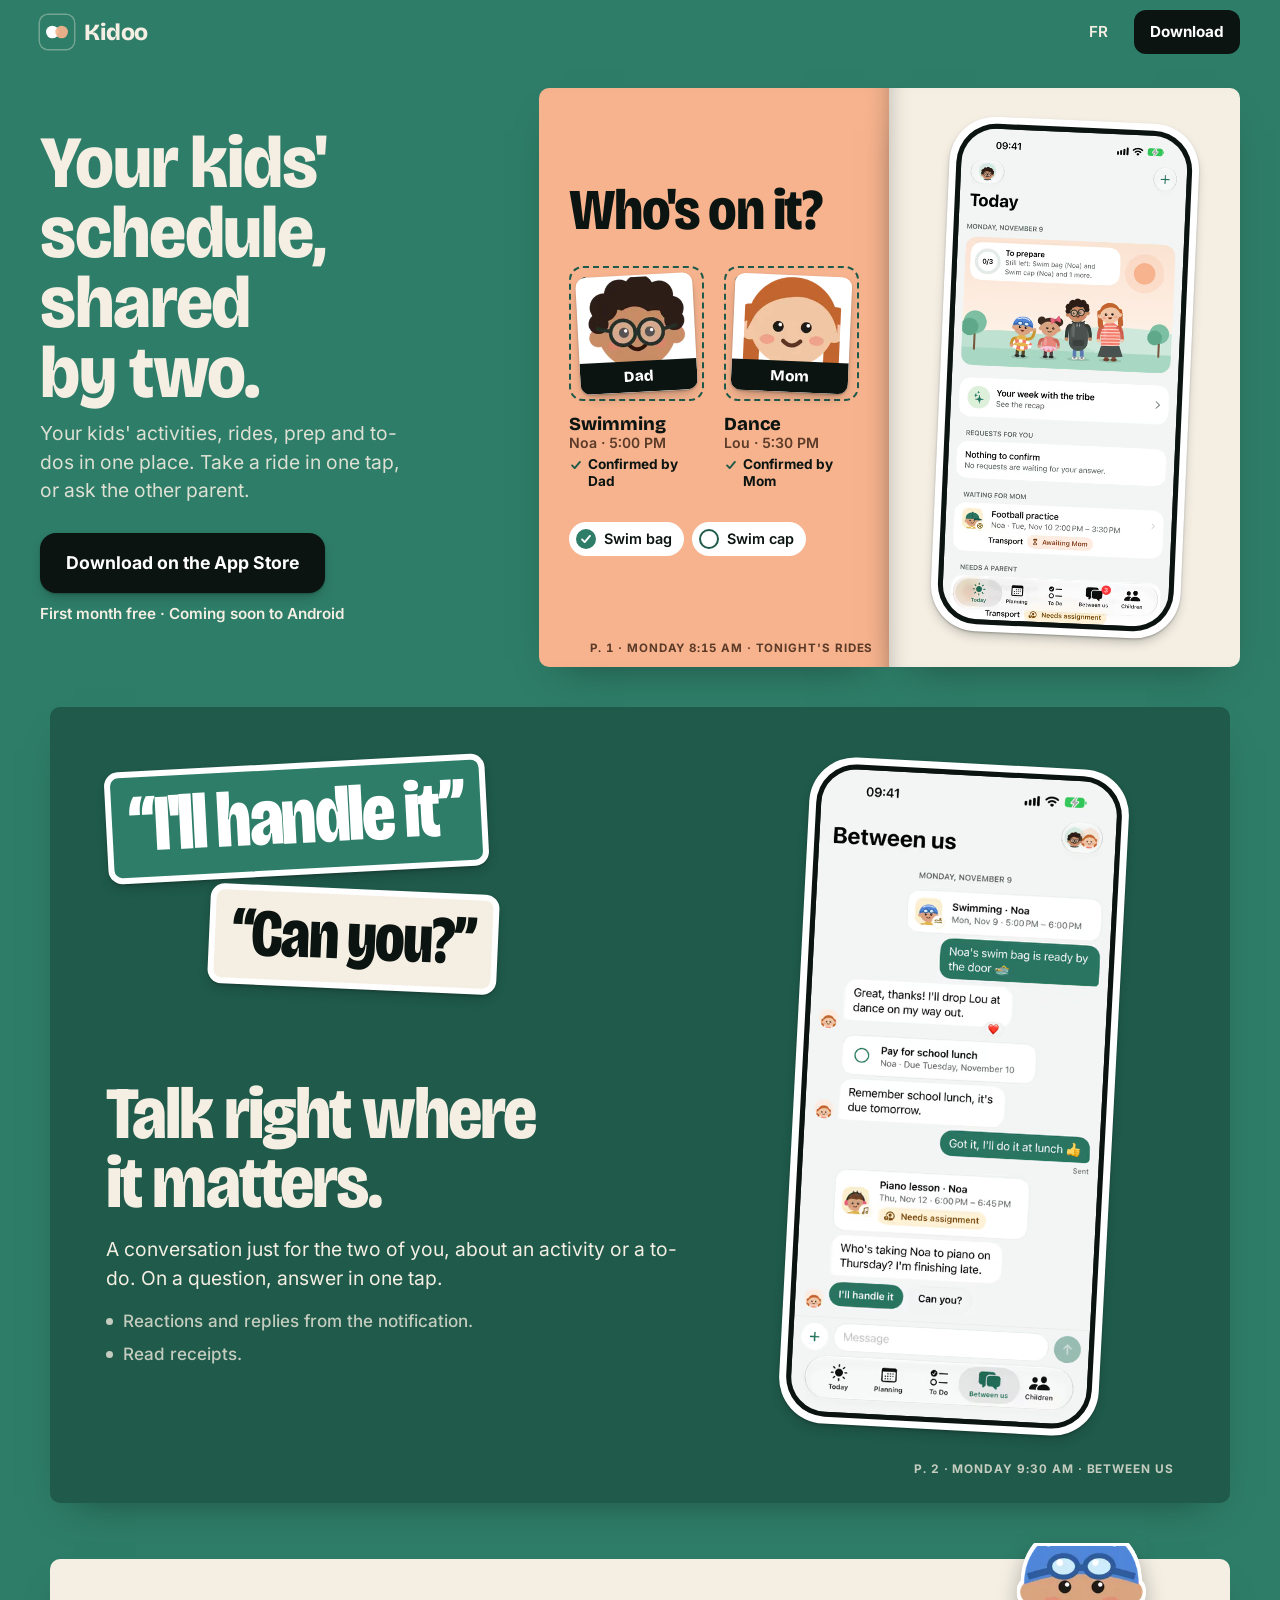
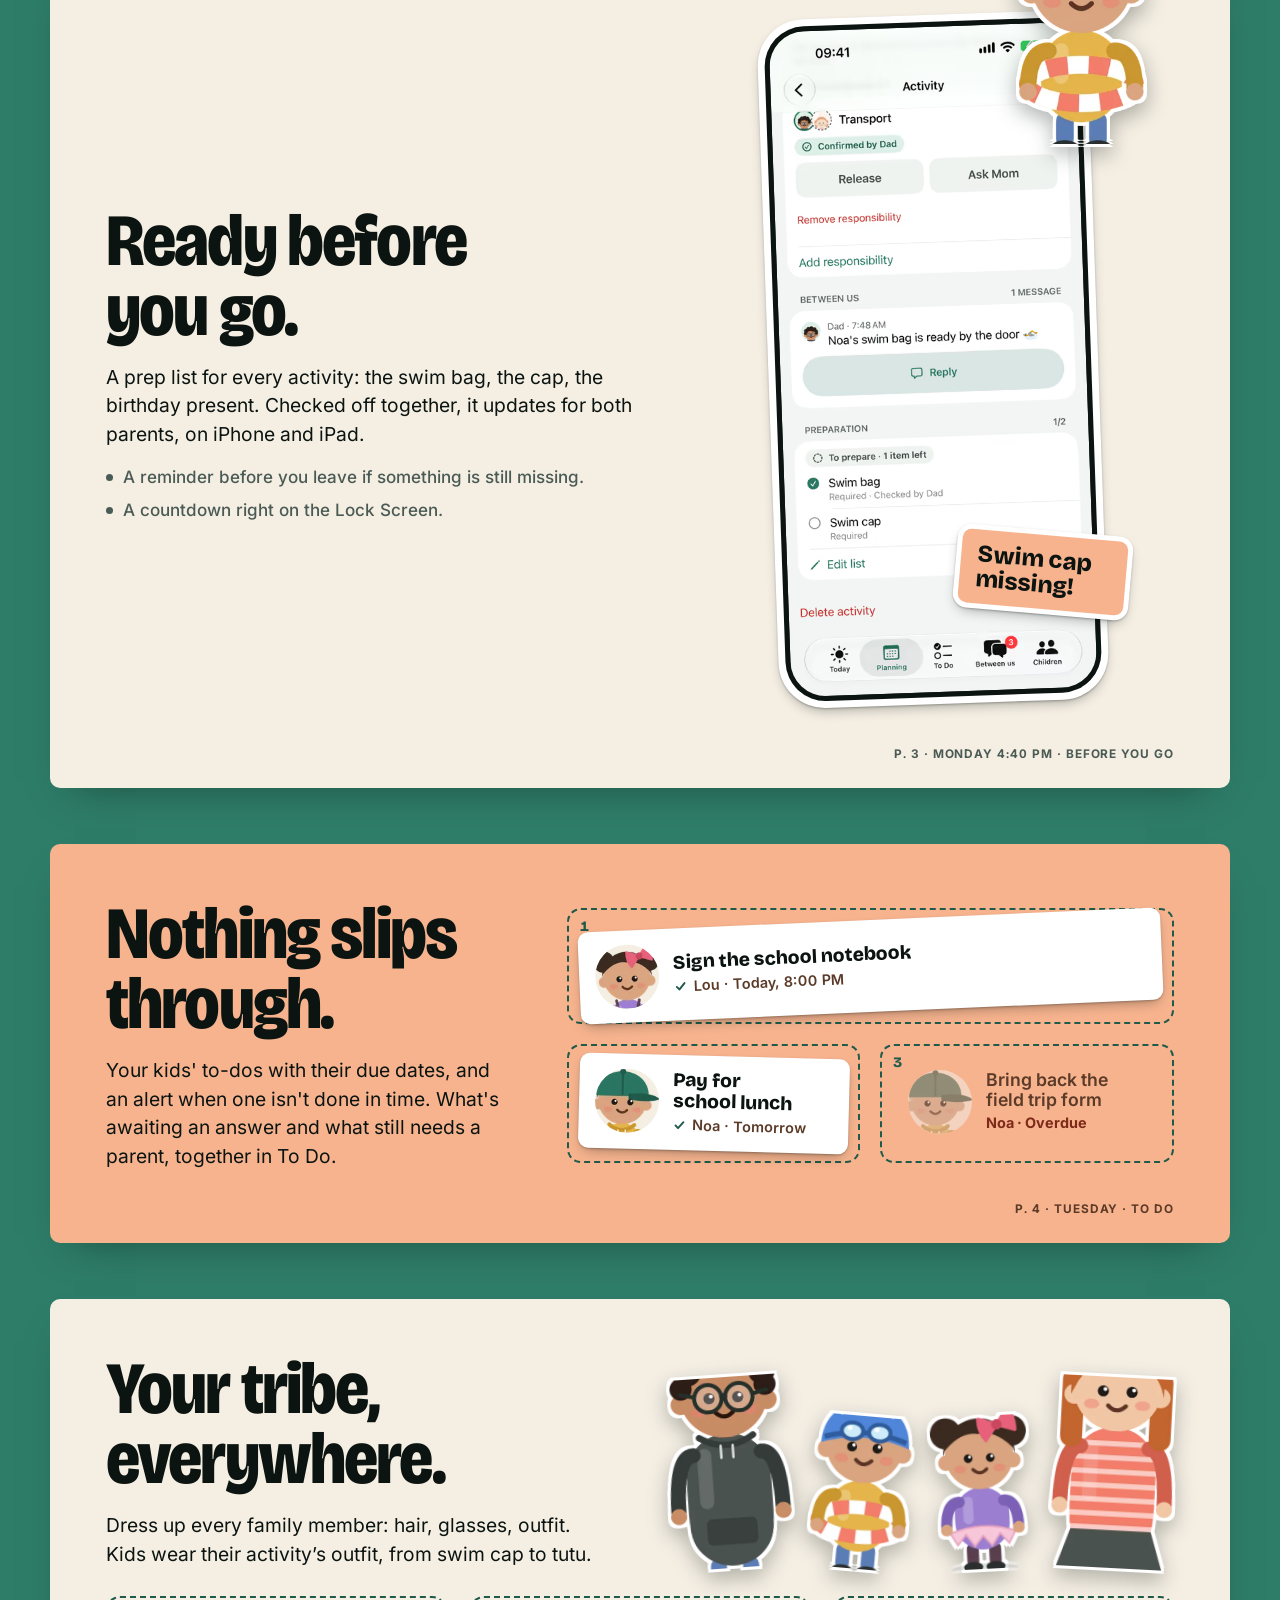
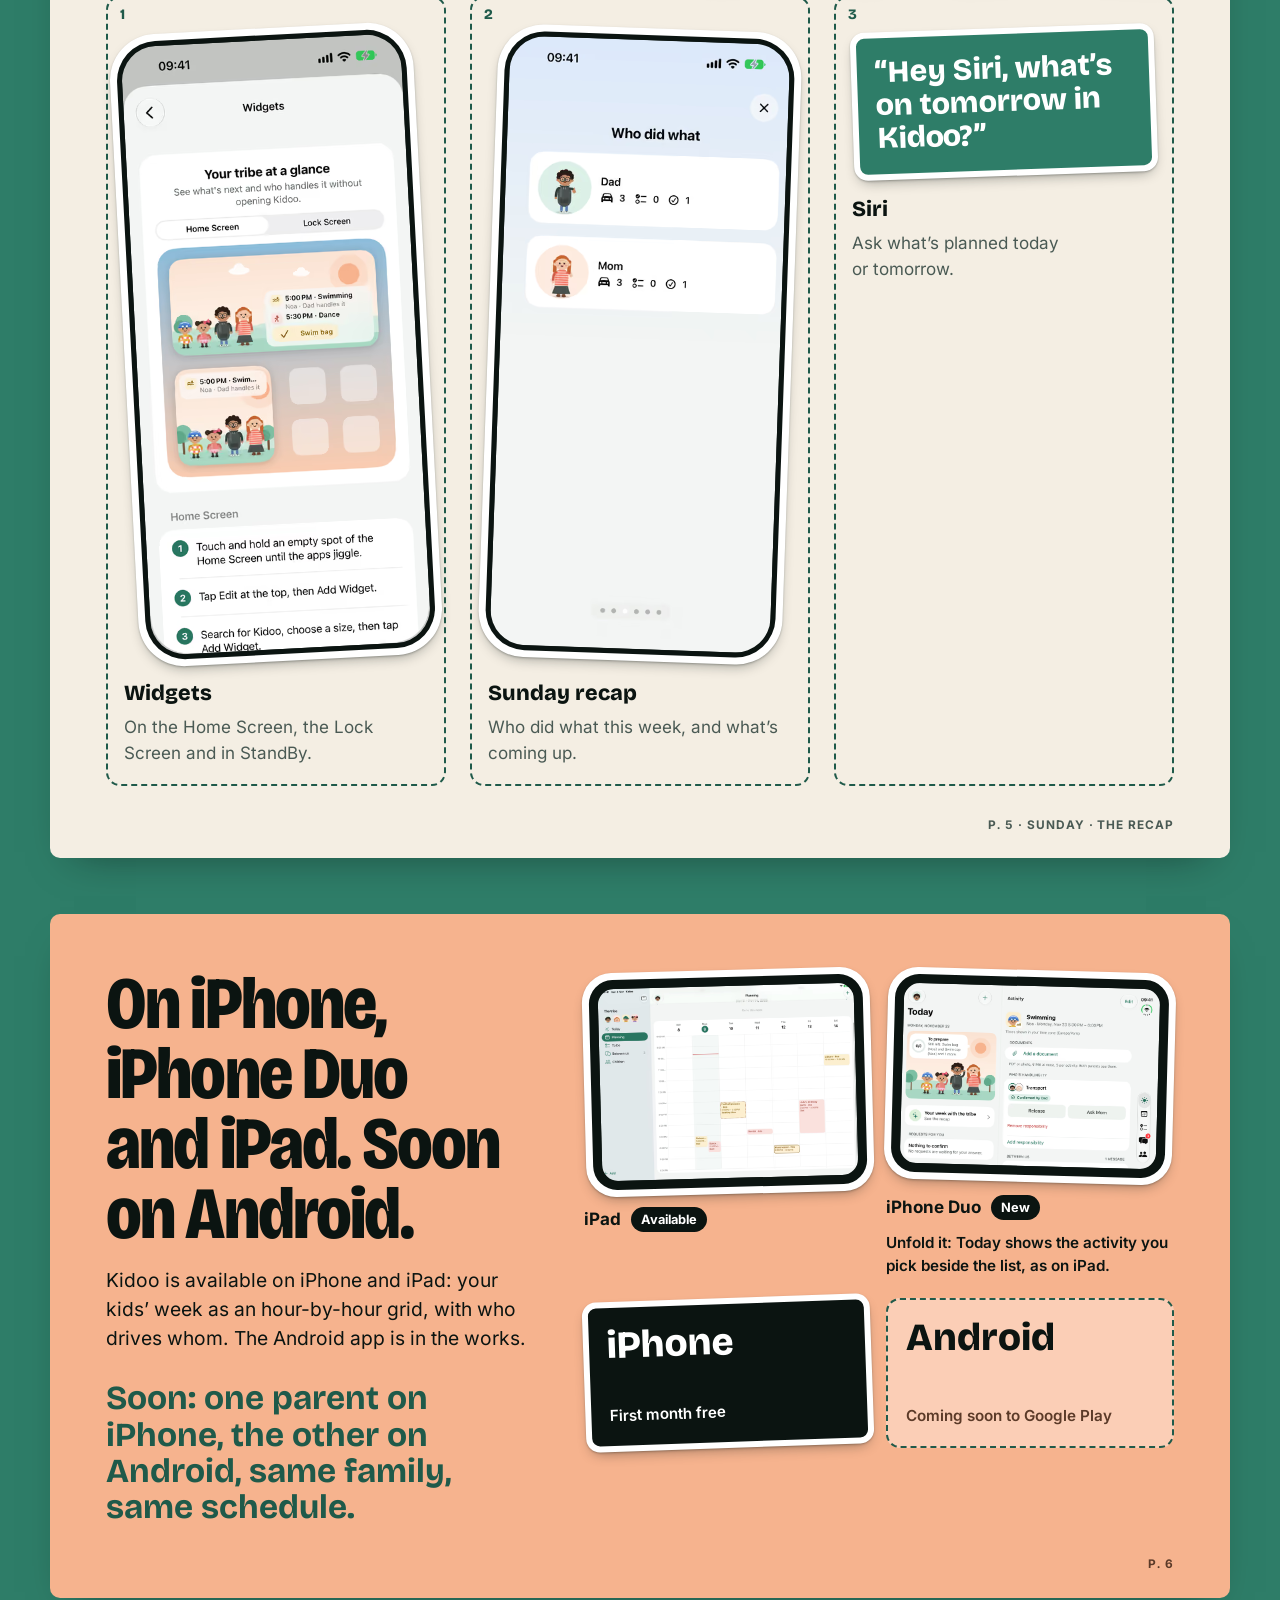
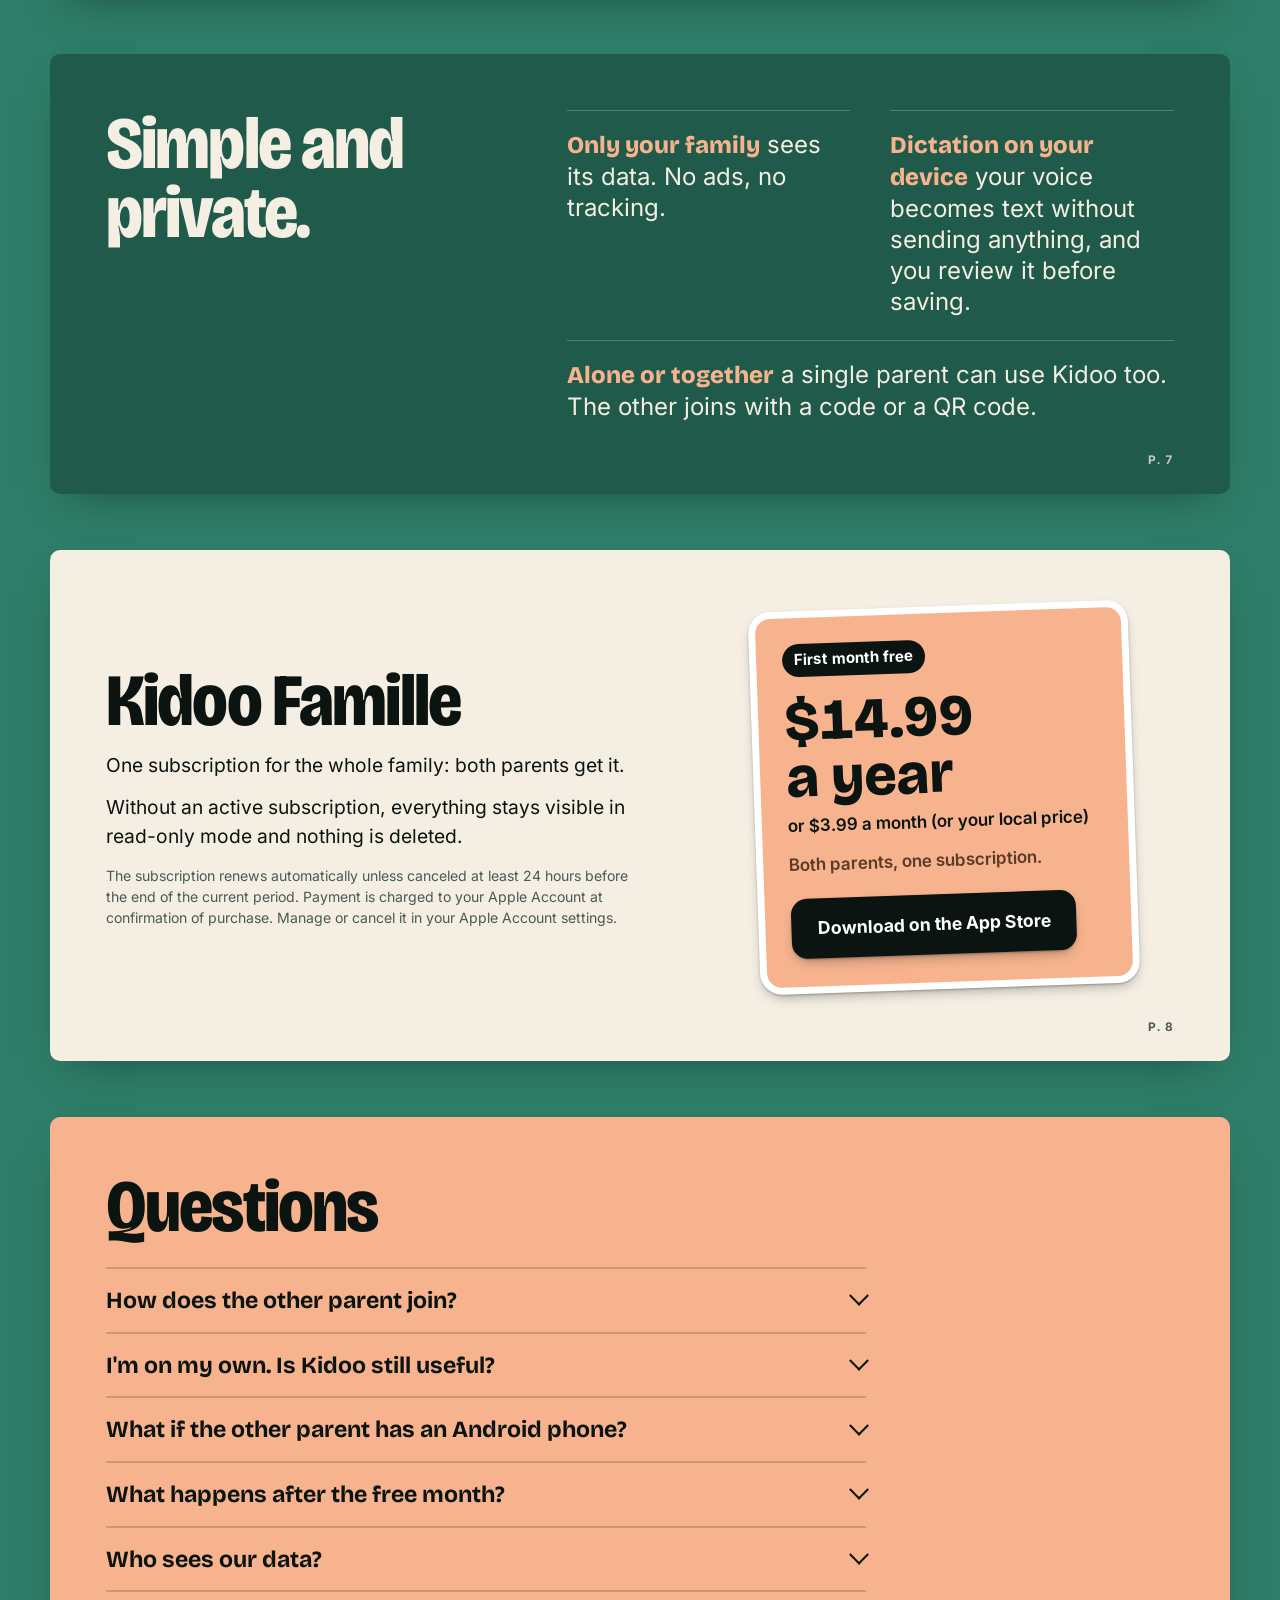
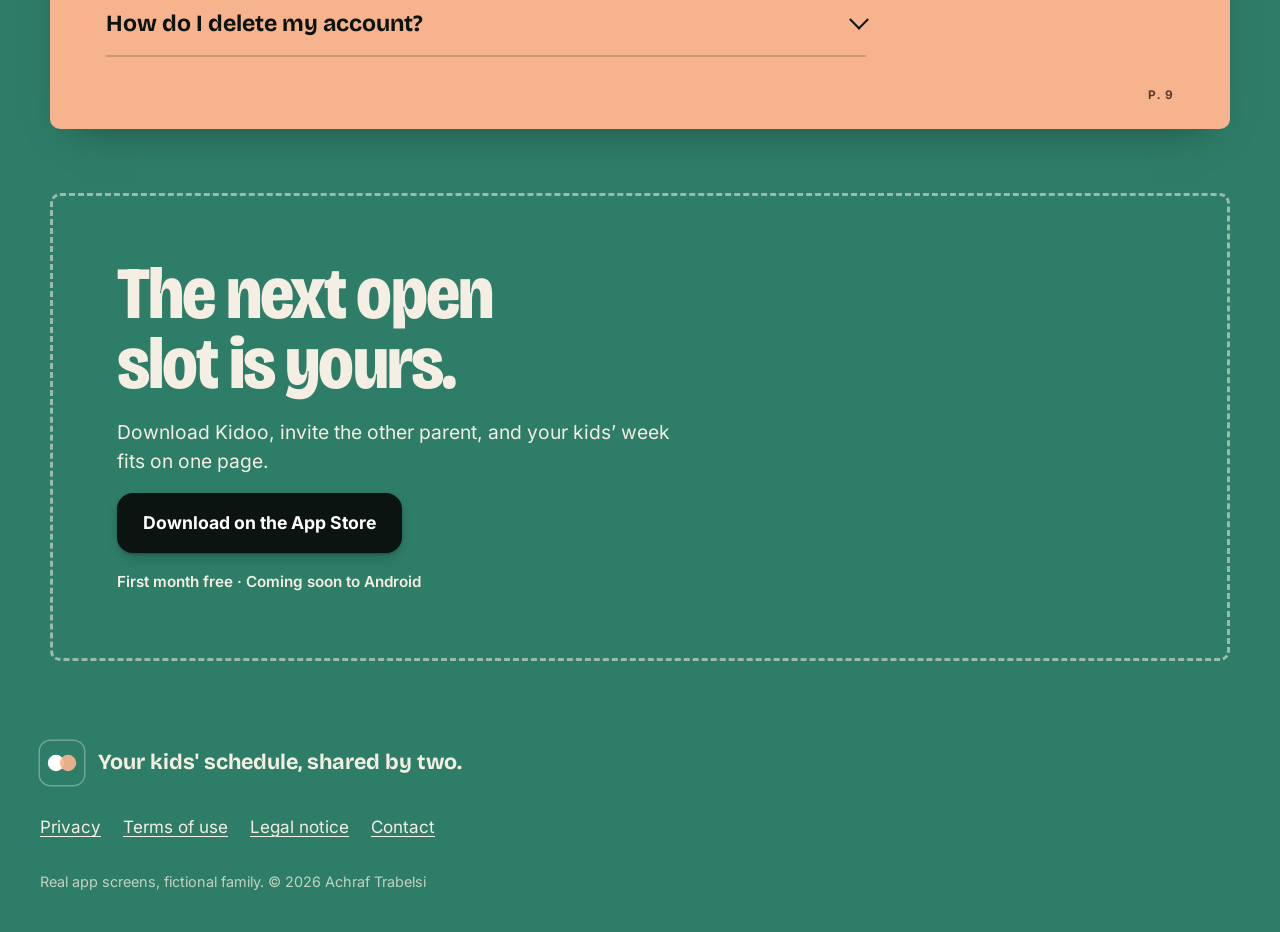
<file: kidoo/en/index.html>
<!DOCTYPE html><html lang="en" data-astro-cid-hkbrpulz><head><meta charset="utf-8"><meta name="viewport" content="width=device-width, initial-scale=1, viewport-fit=cover"><title>Kidoo — Your kids&#39; schedule, shared by two</title><meta name="description" content="Your kids' activities, rides, prep and to-dos in one place. On your own or together, you know who's on it and nothing gets forgotten. First month free."><link rel="canonical" href="https://trabelsiachraf.com/kidoo/en/"><link rel="alternate" hreflang="fr" href="https://trabelsiachraf.com/kidoo/"><link rel="alternate" hreflang="en" href="https://trabelsiachraf.com/kidoo/en/"><link rel="alternate" hreflang="x-default" href="https://trabelsiachraf.com/kidoo/"><link rel="preload" href="/kidoo/_astro/bricolage-grotesque-latin-standard-normal.C5Lc8Qmc.woff2" as="font" type="font/woff2" crossorigin><link rel="preload" href="/kidoo/_astro/inter-latin-wght-normal.Dx4kXJAl.woff2" as="font" type="font/woff2" crossorigin><link rel="icon" href="/kidoo/favicon.svg" type="image/svg+xml"><meta name="apple-itunes-app" content="app-id=6827770032"><meta name="theme-color" content="#2E7D68" media="(prefers-color-scheme: light)"><meta name="theme-color" content="#17312A" media="(prefers-color-scheme: dark)"><meta property="og:type" content="website"><meta property="og:site_name" content="Kidoo"><meta property="og:locale" content="en_US"><meta property="og:title" content="Kidoo — Your kids' schedule, shared by two"><meta property="og:description" content="Your kids' activities, rides, prep and to-dos in one place. On your own or together, you know who's on it and nothing gets forgotten. First month free."><meta property="og:url" content="https://trabelsiachraf.com/kidoo/en/"><meta property="og:image" content="https://trabelsiachraf.com/kidoo/og-en.jpg"><meta property="og:image:width" content="1200"><meta property="og:image:height" content="630"><meta name="twitter:card" content="summary_large_image"><script>document.documentElement.classList.add("js")</script><style>@font-face{font-family:Bricolage Grotesque Variable;font-style:normal;font-display:swap;font-weight:200 800;font-stretch:75% 100%;src:url(/kidoo/_astro/bricolage-grotesque-vietnamese-standard-normal.Br4FGdAc.woff2)format("woff2-variations");unicode-range:U+102-103,U+110-111,U+128-129,U+168-169,U+1A0-1A1,U+1AF-1B0,U+300-301,U+303-304,U+308-309,U+323,U+329,U+1EA0-1EF9,U+20AB}@font-face{font-family:Bricolage Grotesque Variable;font-style:normal;font-display:swap;font-weight:200 800;font-stretch:75% 100%;src:url(/kidoo/_astro/bricolage-grotesque-latin-ext-standard-normal.qp-RdZgh.woff2)format("woff2-variations");unicode-range:U+100-2BA,U+2BD-2C5,U+2C7-2CC,U+2CE-2D7,U+2DD-2FF,U+304,U+308,U+329,U+1D00-1DBF,U+1E00-1E9F,U+1EF2-1EFF,U+2020,U+20A0-20AB,U+20AD-20C0,U+2113,U+2C60-2C7F,U+A720-A7FF}@font-face{font-family:Bricolage Grotesque Variable;font-style:normal;font-display:swap;font-weight:200 800;font-stretch:75% 100%;src:url(/kidoo/_astro/bricolage-grotesque-latin-standard-normal.C5Lc8Qmc.woff2)format("woff2-variations");unicode-range:U+??,U+131,U+152-153,U+2BB-2BC,U+2C6,U+2DA,U+2DC,U+304,U+308,U+329,U+2000-206F,U+20AC,U+2122,U+2191,U+2193,U+2212,U+2215,U+FEFF,U+FFFD}@font-face{font-family:Inter Variable;font-style:normal;font-display:swap;font-weight:100 900;src:url(/kidoo/_astro/inter-cyrillic-ext-wght-normal.BOeWTOD4.woff2)format("woff2-variations");unicode-range:U+460-52F,U+1C80-1C8A,U+20B4,U+2DE0-2DFF,U+A640-A69F,U+FE2E-FE2F}@font-face{font-family:Inter Variable;font-style:normal;font-display:swap;font-weight:100 900;src:url(/kidoo/_astro/inter-cyrillic-wght-normal.DqGufNeO.woff2)format("woff2-variations");unicode-range:U+301,U+400-45F,U+490-491,U+4B0-4B1,U+2116}@font-face{font-family:Inter Variable;font-style:normal;font-display:swap;font-weight:100 900;src:url(/kidoo/_astro/inter-greek-ext-wght-normal.DlzME5K_.woff2)format("woff2-variations");unicode-range:U+1F??}@font-face{font-family:Inter Variable;font-style:normal;font-display:swap;font-weight:100 900;src:url(/kidoo/_astro/inter-greek-wght-normal.CkhJZR-_.woff2)format("woff2-variations");unicode-range:U+370-377,U+37A-37F,U+384-38A,U+38C,U+38E-3A1,U+3A3-3FF}@font-face{font-family:Inter Variable;font-style:normal;font-display:swap;font-weight:100 900;src:url(/kidoo/_astro/inter-vietnamese-wght-normal.CBcvBZtf.woff2)format("woff2-variations");unicode-range:U+102-103,U+110-111,U+128-129,U+168-169,U+1A0-1A1,U+1AF-1B0,U+300-301,U+303-304,U+308-309,U+323,U+329,U+1EA0-1EF9,U+20AB}@font-face{font-family:Inter Variable;font-style:normal;font-display:swap;font-weight:100 900;src:url(/kidoo/_astro/inter-latin-ext-wght-normal.DO1Apj_S.woff2)format("woff2-variations");unicode-range:U+100-2BA,U+2BD-2C5,U+2C7-2CC,U+2CE-2D7,U+2DD-2FF,U+304,U+308,U+329,U+1D00-1DBF,U+1E00-1E9F,U+1EF2-1EFF,U+2020,U+20A0-20AB,U+20AD-20C0,U+2113,U+2C60-2C7F,U+A720-A7FF}@font-face{font-family:Inter Variable;font-style:normal;font-display:swap;font-weight:100 900;src:url(/kidoo/_astro/inter-latin-wght-normal.Dx4kXJAl.woff2)format("woff2-variations");unicode-range:U+??,U+131,U+152-153,U+2BB-2BC,U+2C6,U+2DA,U+2DC,U+304,U+308,U+329,U+2000-206F,U+20AC,U+2122,U+2191,U+2193,U+2212,U+2215,U+FEFF,U+FFFD}:root{--green:#2e7d68;--green-deep:#1f5a4a;--night:#17312a;--ink:#0b1411;--peach:#f6b38e;--peach-soft:#f9c9ab;--sand:#f4eee3;--mist:#9db0a9;--white:#fff;--cover:var(--green);--cover-ink:var(--sand);--page-peach:var(--peach);--page-sand:var(--sand);--page-deep:var(--green-deep);--fg:var(--ink);--fg-on-deep:var(--sand);--muted-on-peach:#5b3a28;--muted-on-sand:#4a5a54;--sticker-edge:var(--white);--slot-line:var(--green-deep);--action:var(--ink);--action-ink:var(--white);--font-display:"Bricolage Grotesque Variable", "Bricolage Grotesque", system-ui, sans-serif;--font-text:"Inter Variable", "Inter", system-ui, sans-serif;--radius-page:10px;--radius-sticker:14px;--gutter:clamp(16px, 4vw, 40px);--measure:62ch;--shadow-sticker:0 6px 14px -6px #0b141173, 0 1px 2px #0b141140;--shadow-page:0 18px 40px -24px #0b14118c;--ease-out:cubic-bezier(.16, 1, .3, 1);color-scheme:light dark}@media (prefers-color-scheme:dark){:root{--cover:var(--night);--cover-ink:var(--sand);--page-peach:#e7a27c;--page-sand:#e4ddd0;--page-deep:#10241f;--slot-line:var(--ink);--shadow-page:0 18px 40px -24px #000c;--action:var(--peach);--action-ink:var(--ink)}}*,:before,:after{box-sizing:border-box}html{-webkit-text-size-adjust:100%;scroll-behavior:smooth;scroll-padding-top:72px;overflow-x:clip}body{background:var(--cover);color:var(--fg);font-family:var(--font-text);font-feature-settings:"cv11", "ss01";-webkit-font-smoothing:antialiased;margin:0;font-size:1.0625rem;line-height:1.5;overflow-x:clip}h1,h2,h3{font-family:var(--font-display);letter-spacing:-.025em;text-wrap:balance;margin:0;font-weight:800;font-stretch:85%;line-height:.95}p{text-wrap:pretty;margin:0}img,svg{max-width:100%;height:auto;display:block}a{color:inherit;text-underline-offset:.18em;text-decoration-thickness:.08em}::selection{background:var(--peach);color:var(--ink)}:focus-visible{outline:3px solid var(--peach);outline-offset:3px;border-radius:6px}.visually-hidden{clip:rect(0 0 0 0);white-space:nowrap;width:1px;height:1px;margin:-1px;position:absolute;overflow:hidden}@media (prefers-reduced-motion:reduce){html{scroll-behavior:auto}*,:before,:after{transition-duration:.01ms!important;animation-duration:.01ms!important}}.album-page>*{min-width:0}.album-page :focus-visible,.hero .page :focus-visible{outline-color:var(--ink)}.album-page.deep :focus-visible{outline-color:var(--sand)}.mark[data-astro-cid-e23xisay]{border-radius:24%;box-shadow:0 0 0 1.5px #f4eee359}.store[data-astro-cid-5u4v5uha]{background:var(--action);min-height:44px;color:var(--action-ink);white-space:nowrap;transition:transform .16s var(--ease-out), box-shadow .16s var(--ease-out);border-radius:12px;justify-content:center;align-items:center;font-weight:700;text-decoration:none;display:inline-flex}.store[data-astro-cid-5u4v5uha].badge{background:0 0;padding:0}.compact[data-astro-cid-5u4v5uha]{padding:0 16px;font-size:.95rem}.solid[data-astro-cid-5u4v5uha]{min-height:60px;box-shadow:var(--shadow-sticker);border-radius:16px;padding:0 26px;font-size:1.1rem}@media (width<=400px){.solid[data-astro-cid-5u4v5uha]{white-space:normal;text-align:center;text-wrap:balance;padding:8px 22px}}.store[data-astro-cid-5u4v5uha]:hover{transform:translateY(-1px)}.store[data-astro-cid-5u4v5uha]:active{transform:translateY(1px)}.bar[data-astro-cid-nen7h5rs]{z-index:10;padding:10px var(--gutter);padding-top:max(10px, env(safe-area-inset-top));background:var(--cover);color:var(--cover-ink);justify-content:space-between;align-items:center;gap:12px;display:flex;position:sticky;top:0}.brand[data-astro-cid-nen7h5rs]{align-items:center;gap:10px;text-decoration:none;display:inline-flex}.word[data-astro-cid-nen7h5rs]{font-family:var(--font-display);letter-spacing:-.02em;font-size:1.45rem;font-weight:800}.actions[data-astro-cid-nen7h5rs]{align-items:center;gap:14px;display:flex}.lang[data-astro-cid-nen7h5rs]{text-align:center;min-width:44px;padding:8px 4px;font-size:.95rem;font-weight:600;text-decoration:none}.lang[data-astro-cid-nen7h5rs]:hover{text-decoration:underline}.foot[data-astro-cid-jo6i4kqk]{padding:56px var(--gutter) max(40px, env(safe-area-inset-bottom));background:var(--cover);color:var(--cover-ink);gap:22px;display:grid}.sign[data-astro-cid-jo6i4kqk]{align-items:center;gap:14px;display:flex}.tag[data-astro-cid-jo6i4kqk]{font-family:var(--font-display);font-size:1.35rem;font-weight:700;line-height:1.1}.links[data-astro-cid-jo6i4kqk]{flex-wrap:wrap;gap:6px 22px;margin:0;padding:0;list-style:none;display:flex}.links[data-astro-cid-jo6i4kqk] a[data-astro-cid-jo6i4kqk]{padding:8px 0;display:inline-block}.rights[data-astro-cid-jo6i4kqk]{color:color-mix(in oklab, var(--cover-ink) 75%, var(--cover));font-size:.9rem}.skip[data-astro-cid-hkbrpulz]{z-index:20;background:var(--ink);color:var(--white);border-radius:10px;padding:10px 14px;position:absolute;top:-60px;left:12px}.skip[data-astro-cid-hkbrpulz]:focus{top:12px}
.album-page[data-astro-cid-svwfkivy]{margin:0 var(--gutter) clamp(28px, 6vw, 56px);border-radius:var(--radius-page);box-shadow:var(--shadow-page);color:var(--fg);max-width:1180px;padding:clamp(24px,5vw,56px) clamp(18px,4.5vw,56px) clamp(44px,6vw,72px);position:relative}@media (width>=1260px){.album-page[data-astro-cid-svwfkivy]{margin-inline:auto}}.peach[data-astro-cid-svwfkivy]{background:var(--page-peach);--muted:var(--muted-on-peach)}.sand[data-astro-cid-svwfkivy]{background:var(--page-sand);--muted:var(--muted-on-sand)}.deep[data-astro-cid-svwfkivy]{background:var(--page-deep);color:var(--fg-on-deep);--muted:color-mix(in oklab, var(--fg-on-deep) 78%, var(--page-deep))}.folio[data-astro-cid-svwfkivy]{text-transform:uppercase;letter-spacing:.08em;color:var(--muted);font-variant-numeric:tabular-nums;font-size:.74rem;font-weight:700;position:absolute;bottom:clamp(14px,2.5vw,24px);right:clamp(18px,4.5vw,56px)}.album-page[data-astro-cid-svwfkivy] h2{font-size:clamp(2.2rem,7.5vw,4.6rem)}.album-page[data-astro-cid-svwfkivy] .body{max-width:var(--measure);font-size:clamp(1.02rem,2.2vw,1.2rem)}.album-page[data-astro-cid-svwfkivy] .notes{color:var(--muted);gap:8px;margin:0;padding:0;font-weight:500;list-style:none;display:grid}.album-page[data-astro-cid-svwfkivy] .notes li{align-items:baseline;gap:10px;display:flex}.album-page[data-astro-cid-svwfkivy] .notes li:before{content:"";background:currentColor;border-radius:50%;flex:none;width:7px;height:7px;transform:translateY(-2px)}
.sticker[data-astro-cid-jdvywxy6]{background:var(--sticker-edge);box-shadow:var(--shadow-sticker);transform:rotate(var(--tilt));margin:0;padding:7px}.iphone[data-astro-cid-jdvywxy6]{border-radius:46px;width:100%}.ipad[data-astro-cid-jdvywxy6]{border-radius:30px;width:100%}.bezel[data-astro-cid-jdvywxy6]{background:var(--ink);padding:5px;overflow:hidden}.iphone[data-astro-cid-jdvywxy6] .bezel[data-astro-cid-jdvywxy6]{border-radius:40px}.ipad[data-astro-cid-jdvywxy6] .bezel[data-astro-cid-jdvywxy6]{border-radius:24px;padding:9px}.bezel[data-astro-cid-jdvywxy6] img{width:100%;height:auto}.iphone[data-astro-cid-jdvywxy6] .bezel[data-astro-cid-jdvywxy6] img{border-radius:35px}.ipad[data-astro-cid-jdvywxy6] .bezel[data-astro-cid-jdvywxy6] img{border-radius:16px}@media (width<=600px){.cropped[data-astro-cid-jdvywxy6]{border-radius:30px}.cropped[data-astro-cid-jdvywxy6] .bezel[data-astro-cid-jdvywxy6]{aspect-ratio:1/1.1;border-radius:24px;position:relative}.cropped[data-astro-cid-jdvywxy6] .bezel[data-astro-cid-jdvywxy6] img{width:calc(100% - 10px);transform:translateY(calc(var(--crop) * -49.4%));border-radius:19px;position:absolute;inset:5px auto auto 5px}}.icon[data-astro-cid-rxj2k57t]{flex:none}.hero[data-astro-cid-ge2uvauf]{color:var(--cover-ink);padding:8px var(--gutter) 40px;gap:18px;display:grid}.intro[data-astro-cid-ge2uvauf]{gap:10px;max-width:34ch;display:grid}h1[data-astro-cid-ge2uvauf]{letter-spacing:-.015em;max-width:14ch;font-size:clamp(2.15rem,8.6vw,4.6rem);font-stretch:92%}.lede[data-astro-cid-ge2uvauf]{color:color-mix(in oklab, var(--cover-ink) 88%, var(--cover));font-size:clamp(1rem,3.6vw,1.2rem)}.spread[data-astro-cid-ge2uvauf]{display:grid}.page[data-astro-cid-ge2uvauf]{color:var(--fg);border-radius:var(--radius-page);box-shadow:var(--shadow-page);position:relative}.left[data-astro-cid-ge2uvauf]{background:var(--page-peach);align-content:start;gap:14px;padding:18px 16px 34px;display:grid}.right[data-astro-cid-ge2uvauf]{display:none}h2[data-astro-cid-ge2uvauf]{font-size:clamp(2.3rem,10vw,3.6rem)}.slots[data-astro-cid-ge2uvauf]{grid-template-columns:1fr 1fr;gap:12px;margin:0;padding:0;list-style:none;display:grid}.slot[data-astro-cid-ge2uvauf]{align-content:start;gap:4px;display:grid}.frame[data-astro-cid-ge2uvauf]{aspect-ratio:1;border:2.5px dashed var(--slot-line);border-radius:var(--radius-sticker);place-items:center;padding:7px;display:grid;position:relative}.num[data-astro-cid-ge2uvauf]{font-family:var(--font-display);color:var(--green-deep);font-variant-numeric:tabular-nums;font-size:.85rem;font-weight:800;position:absolute;top:4px;left:9px}.art[data-astro-cid-ge2uvauf]{border-radius:calc(var(--radius-sticker) - 4px);background:var(--sticker-edge);box-shadow:var(--shadow-sticker);place-items:center;display:grid;position:absolute;inset:7px;overflow:hidden}.stuck[data-astro-cid-ge2uvauf] .art[data-astro-cid-ge2uvauf]{transform:rotate(-3deg)}.open[data-astro-cid-ge2uvauf] .art[data-astro-cid-ge2uvauf]{transform:rotate(2.5deg)}.face[data-astro-cid-ge2uvauf]{width:82%;height:auto;margin-bottom:14%}.name[data-astro-cid-ge2uvauf]{text-align:center;background:var(--ink);color:var(--white);font-family:var(--font-display);letter-spacing:.01em;padding:4px 0 5px;font-size:.95rem;font-weight:800;position:absolute;bottom:0;left:0;right:0}.ask[data-astro-cid-ge2uvauf]{font-family:var(--font-display);color:var(--green-deep);opacity:0;font-size:clamp(1.2rem,5vw,1.6rem);font-weight:800}.what[data-astro-cid-ge2uvauf]{margin-top:8px;line-height:1.2;display:grid}.what[data-astro-cid-ge2uvauf] strong[data-astro-cid-ge2uvauf]{font-family:var(--font-display);font-size:1.15rem;font-weight:800}.what[data-astro-cid-ge2uvauf] span[data-astro-cid-ge2uvauf]{color:var(--muted-on-peach);font-variant-numeric:tabular-nums;font-size:.88rem;font-weight:600}.who[data-astro-cid-ge2uvauf]{color:var(--ink);align-items:flex-start;gap:5px;font-size:.85rem;font-weight:700;line-height:1.25;display:flex}.who[data-astro-cid-ge2uvauf] .icon{color:var(--green-deep);margin-top:2px}@media (prefers-reduced-motion:no-preference){html.js .open[data-astro-cid-ge2uvauf] .art[data-astro-cid-ge2uvauf]{transition:transform .62s var(--ease-out), opacity .16s linear}html.js .open[data-astro-cid-ge2uvauf] .ask[data-astro-cid-ge2uvauf]{transition:opacity .2s var(--ease-out)}html.js .open[data-astro-cid-ge2uvauf]:not(.filled) .ask[data-astro-cid-ge2uvauf]{opacity:1}html.js .open[data-astro-cid-ge2uvauf]:not(.filled) .art[data-astro-cid-ge2uvauf]{opacity:0;transform:translate(4%,-34%)rotate(12deg)scale(1.06)}html.js .open[data-astro-cid-ge2uvauf]:not(.filled) .who[data-astro-cid-ge2uvauf]{visibility:hidden}}.prep[data-astro-cid-ge2uvauf]{flex-wrap:wrap;gap:8px;margin:4px 0 0;padding:0;list-style:none;display:flex}.prep[data-astro-cid-ge2uvauf] li[data-astro-cid-ge2uvauf]{background:var(--white);border-radius:999px;align-items:center;gap:8px;padding:6px 12px 6px 7px;font-size:.9rem;font-weight:600;display:inline-flex}.box[data-astro-cid-ge2uvauf]{border:2px solid var(--green-deep);width:20px;height:20px;color:var(--white);border-radius:50%;place-items:center;display:grid}.done[data-astro-cid-ge2uvauf] .box[data-astro-cid-ge2uvauf]{background:var(--green);border-color:var(--green)}.folio[data-astro-cid-ge2uvauf]{text-transform:uppercase;letter-spacing:.08em;color:var(--muted-on-peach);font-variant-numeric:tabular-nums;font-size:.72rem;font-weight:700;position:absolute;bottom:10px;right:16px}.act[data-astro-cid-ge2uvauf]{justify-items:start;gap:10px;display:grid}.terms[data-astro-cid-ge2uvauf]{font-size:.95rem;font-weight:600}@media (width<=759px) and (height<=760px){.lede[data-astro-cid-ge2uvauf]{display:none}.frame[data-astro-cid-ge2uvauf]{width:min(100%,136px)}.left[data-astro-cid-ge2uvauf]{gap:10px;padding-top:14px}}@media (width>=760px){.hero[data-astro-cid-ge2uvauf]{gap:28px;padding-top:24px}.spread[data-astro-cid-ge2uvauf]{grid-template-columns:1fr 1fr;max-width:1180px}.left[data-astro-cid-ge2uvauf]{border-radius:var(--radius-page) 0 0 var(--radius-page);box-shadow:inset -18px 0 24px -22px #0b141159, var(--shadow-page);align-content:center;gap:28px;padding:32px 30px 48px}.right[data-astro-cid-ge2uvauf]{background:var(--page-sand);border-radius:0 var(--radius-page) var(--radius-page) 0;box-shadow:inset 18px 0 24px -22px #0b141159, var(--shadow-page);place-items:center;padding:32px 30px;display:grid}.right[data-astro-cid-ge2uvauf] .phone{max-width:250px}.slots[data-astro-cid-ge2uvauf]{gap:20px}}@media (width>=1100px){.hero[data-astro-cid-ge2uvauf]{grid-template-columns:minmax(0,.9fr) minmax(0,1.4fr);align-items:center;column-gap:48px}.intro[data-astro-cid-ge2uvauf]{align-self:end}.spread[data-astro-cid-ge2uvauf]{grid-row:span 2}.act[data-astro-cid-ge2uvauf]{align-self:start}}.prep-page{gap:32px;display:grid}.copy[data-astro-cid-63zp4lyk]{align-content:start;gap:16px;display:grid}.scene[data-astro-cid-63zp4lyk]{justify-self:center;width:min(100%,340px);margin-bottom:12px;position:relative}@media (width>=601px){.scene[data-astro-cid-63zp4lyk]{width:min(78%,330px)}}.alert[data-astro-cid-63zp4lyk]{background:var(--peach);color:var(--ink);font-family:var(--font-display);border-radius:var(--radius-sticker);border:5px solid var(--sticker-edge);box-shadow:var(--shadow-sticker);text-wrap:balance;max-width:11ch;padding:12px 16px;font-size:clamp(1.15rem,4.4vw,1.5rem);font-weight:800;line-height:1.05;position:absolute;bottom:13%;right:-10%;transform:rotate(5deg)}.kid[data-astro-cid-63zp4lyk]{filter:drop-shadow(0 0 #fff)drop-shadow(3px 0 #fff)drop-shadow(-3px 0 #fff)drop-shadow(0 3px #fff)drop-shadow(0 -3px #fff)drop-shadow(0 8px 10px #0b14114d);width:38%;height:auto;position:absolute;top:-10%;right:-14%}@media (width>=860px){.prep-page{grid-template-columns:1.1fr 1fr;align-items:center;column-gap:56px}}@media (width<=600px){.kid[data-astro-cid-63zp4lyk]{width:30%;right:0}.alert[data-astro-cid-63zp4lyk]{right:-3%}}.between-page{gap:28px;display:grid}.quotes[data-astro-cid-zwsqox2h]{justify-items:start;gap:14px;display:grid}.quote[data-astro-cid-zwsqox2h]{font-family:var(--font-display);letter-spacing:-.03em;border-radius:var(--radius-sticker);border:6px solid var(--sticker-edge);box-shadow:var(--shadow-sticker);padding:12px 18px 14px;font-weight:800;font-stretch:78%;line-height:.92}.mine[data-astro-cid-zwsqox2h]{background:var(--green);color:var(--white);font-size:clamp(2.2rem,9.5vw,5rem);transform:rotate(-3deg)}.yours[data-astro-cid-zwsqox2h]{background:var(--sand);color:var(--ink);margin-left:18%;font-size:clamp(2rem,8vw,4.2rem);transform:rotate(2.5deg)}.copy[data-astro-cid-zwsqox2h]{gap:16px;display:grid}.phone-wrap[data-astro-cid-zwsqox2h]{justify-self:center;width:min(100%,340px)}@media (width>=601px){.phone-wrap[data-astro-cid-zwsqox2h]{width:min(70%,300px)}}@media (width>=900px){.between-page{grid-template-columns:1.3fr 1fr;grid-template-areas:"quotes phone""copy phone";align-items:start;column-gap:56px}.quotes[data-astro-cid-zwsqox2h]{grid-area:quotes}.copy[data-astro-cid-zwsqox2h]{grid-area:copy}.phone-wrap[data-astro-cid-zwsqox2h]{grid-area:phone;align-self:center;width:100%;max-width:320px}}.todo-page{gap:28px;display:grid}.copy[data-astro-cid-qkppjioo]{gap:16px;display:grid}.slots[data-astro-cid-qkppjioo]{gap:16px;margin:0;padding:0;list-style:none;display:grid}.slot[data-astro-cid-qkppjioo]{border:2.5px dashed var(--slot-line);border-radius:var(--radius-sticker);padding:10px;position:relative}.num[data-astro-cid-qkppjioo]{font-family:var(--font-display);color:var(--green-deep);font-variant-numeric:tabular-nums;font-size:.9rem;font-weight:800;position:absolute;top:6px;left:11px}.sticker[data-astro-cid-qkppjioo]{background:var(--white);border-radius:calc(var(--radius-sticker) - 4px);box-shadow:var(--shadow-sticker);transform:rotate(var(--tilt));grid-template-columns:64px 1fr;align-items:center;column-gap:14px;padding:14px 16px;display:grid}.face[data-astro-cid-qkppjioo]{background:var(--sand);border-radius:50%;grid-row:span 2;width:64px;height:64px}.task[data-astro-cid-qkppjioo]{font-family:var(--font-display);align-self:end;font-size:1.2rem;font-weight:800;line-height:1.1}.meta[data-astro-cid-qkppjioo]{color:var(--muted);align-self:start;align-items:center;gap:6px;margin-top:3px;font-size:.9rem;font-weight:600;display:flex}.due[data-astro-cid-qkppjioo]{white-space:nowrap}.meta[data-astro-cid-qkppjioo] .icon{color:var(--green-deep)}.late[data-astro-cid-qkppjioo] .sticker[data-astro-cid-qkppjioo]{box-shadow:none;background:0 0;transform:none}.late[data-astro-cid-qkppjioo] .face[data-astro-cid-qkppjioo]{opacity:.55;filter:grayscale(.4)}.late[data-astro-cid-qkppjioo] .task[data-astro-cid-qkppjioo]{font-family:var(--font-text);color:var(--muted);font-size:1.1rem;font-weight:600}.late[data-astro-cid-qkppjioo] .meta[data-astro-cid-qkppjioo]{color:#7d2a18;font-weight:700}@media (width>=900px){.todo-page{grid-template-columns:.8fr 1.2fr;align-items:center;column-gap:56px}.slots[data-astro-cid-qkppjioo]{grid-template-columns:1fr 1fr;gap:20px}.slot[data-astro-cid-qkppjioo]:first-child{grid-column:1/-1}}.tribe-page{gap:28px;display:grid}.copy[data-astro-cid-4fe3ayfc]{gap:16px;display:grid}.family[data-astro-cid-4fe3ayfc]{justify-content:center;align-items:flex-end;gap:clamp(4px,2vw,24px);display:flex}.family[data-astro-cid-4fe3ayfc]>div[data-astro-cid-4fe3ayfc]{transform:rotate(var(--tilt))}.family[data-astro-cid-4fe3ayfc] img[data-astro-cid-4fe3ayfc]{filter:drop-shadow(3px 0 #fff)drop-shadow(-3px 0 #fff)drop-shadow(0 3px #fff)drop-shadow(0 -3px #fff)drop-shadow(0 8px 10px #0b141147);height:auto}.grown[data-astro-cid-4fe3ayfc] img[data-astro-cid-4fe3ayfc]{width:clamp(78px,22vw,200px)}.kid[data-astro-cid-4fe3ayfc] img[data-astro-cid-4fe3ayfc]{width:clamp(64px,17vw,160px)}.places[data-astro-cid-4fe3ayfc]{gap:16px;margin:0;padding:0;list-style:none;display:grid}.slot[data-astro-cid-4fe3ayfc]{border:2.5px dashed var(--slot-line);border-radius:var(--radius-sticker);align-content:start;gap:6px;padding:30px 16px 18px;display:grid;position:relative}.num[data-astro-cid-4fe3ayfc]{font-family:var(--font-display);color:var(--green-deep);font-size:.9rem;font-weight:800;position:absolute;top:6px;left:12px}.slot[data-astro-cid-4fe3ayfc] .sticker{margin-bottom:10px}.name[data-astro-cid-4fe3ayfc]{font-family:var(--font-display);font-size:1.35rem;font-weight:800}.note[data-astro-cid-4fe3ayfc]{color:var(--muted)}.siri[data-astro-cid-4fe3ayfc]{font-family:var(--font-display);background:var(--green);color:var(--white);border:6px solid var(--sticker-edge);border-radius:var(--radius-sticker);box-shadow:var(--shadow-sticker);margin-bottom:10px;padding:18px 18px 20px;font-size:clamp(1.4rem,4.4vw,1.9rem);font-weight:800;line-height:1.08;transform:rotate(-2deg)}@media (width>=900px){.tribe-page{grid-template-columns:1fr 1fr;column-gap:56px}.family[data-astro-cid-4fe3ayfc]{grid-area:1/2;align-self:end}.places[data-astro-cid-4fe3ayfc]{grid-column:1/-1;grid-template-columns:repeat(3,1fr);gap:24px}}.platforms-page{gap:28px;display:grid}.copy[data-astro-cid-xc77hnh2]{gap:16px;display:grid}.slots[data-astro-cid-xc77hnh2]{grid-template-columns:1fr 1fr;gap:14px;margin:0;padding:0;list-style:none;display:grid}.ipad[data-astro-cid-xc77hnh2],.duo[data-astro-cid-xc77hnh2]{grid-column:1/-1;gap:12px;display:grid}.duo[data-astro-cid-xc77hnh2]{margin-bottom:6px}.iphone[data-astro-cid-xc77hnh2],.android[data-astro-cid-xc77hnh2]{border-radius:var(--radius-sticker);align-content:space-between;gap:12px;min-height:150px;padding:18px;display:grid}.iphone[data-astro-cid-xc77hnh2]{background:var(--ink);color:var(--white);border:6px solid var(--sticker-edge);box-shadow:var(--shadow-sticker);transform:rotate(-2deg)}.android[data-astro-cid-xc77hnh2]{border:2.5px dashed var(--slot-line);background:color-mix(in oklab, var(--page-peach) 65%, var(--white))}.name[data-astro-cid-xc77hnh2]{flex-wrap:wrap;align-items:center;gap:10px;font-weight:700;display:flex}.big[data-astro-cid-xc77hnh2]{font-family:var(--font-display);font-size:clamp(1.6rem,6vw,2.4rem);font-weight:800;line-height:1}.soon[data-astro-cid-xc77hnh2]{background:var(--ink);color:var(--white);border-radius:999px;padding:3px 10px;font-size:.8rem}.state[data-astro-cid-xc77hnh2]{font-size:.95rem;font-weight:600}.android[data-astro-cid-xc77hnh2] .state[data-astro-cid-xc77hnh2]{color:var(--muted)}.mixed[data-astro-cid-xc77hnh2]{color:var(--green-deep);font-family:var(--font-display);max-width:26ch;font-size:clamp(1.35rem,4.2vw,2.1rem);font-weight:700;line-height:1.08}@media (width>=900px){.platforms-page{grid-template-columns:1fr 1.4fr;align-items:start;column-gap:56px}.mixed[data-astro-cid-xc77hnh2]{margin-top:12px}.ipad[data-astro-cid-xc77hnh2],.duo[data-astro-cid-xc77hnh2]{grid-column:auto;align-content:start}}.privacy-page{gap:28px;display:grid}.facts[data-astro-cid-c5gn5xe2]{gap:22px;max-width:40ch;margin:0;padding:0;font-size:clamp(1.15rem,2.8vw,1.5rem);line-height:1.3;list-style:none;display:grid}.facts[data-astro-cid-c5gn5xe2] li[data-astro-cid-c5gn5xe2]{border-top:1px solid color-mix(in oklab, var(--fg-on-deep) 25%, transparent);padding-top:18px}strong[data-astro-cid-c5gn5xe2]{font-family:var(--font-display);color:var(--peach);font-weight:800}@media (width>=900px){.privacy-page{grid-template-columns:.8fr 1.2fr;align-items:start;column-gap:56px}.facts[data-astro-cid-c5gn5xe2]{grid-template-columns:1fr 1fr;column-gap:40px;max-width:none}.facts[data-astro-cid-c5gn5xe2] li[data-astro-cid-c5gn5xe2]:last-child:nth-child(odd){grid-column:1/-1}}.pricing-page{gap:32px;display:grid}.copy[data-astro-cid-nwtk6cma]{align-content:start;gap:14px;display:grid}.fine[data-astro-cid-nwtk6cma]{color:var(--muted);max-width:60ch;font-size:.88rem}.tag[data-astro-cid-nwtk6cma]{background:var(--peach);border:7px solid var(--sticker-edge);box-shadow:var(--shadow-sticker);border-radius:22px;justify-self:start;justify-items:start;gap:6px;max-width:min(380px,100% - 14px);padding:26px 26px 28px;display:grid;transform:rotate(-2deg)}.trial[data-astro-cid-nwtk6cma]{background:var(--ink);color:var(--white);border-radius:999px;padding:5px 12px;font-size:.95rem;font-weight:700}.price[data-astro-cid-nwtk6cma]{font-family:var(--font-display);font-variant-numeric:tabular-nums;margin-top:10px;font-size:clamp(2.4rem,9vw,3.6rem);font-weight:800;line-height:1}.alt[data-astro-cid-nwtk6cma]{font-weight:600}.both[data-astro-cid-nwtk6cma]{color:var(--muted-on-peach);margin:8px 0 14px;font-weight:600}@media (width>=900px){.pricing-page{grid-template-columns:1.2fr 1fr;align-items:center;column-gap:56px}.tag[data-astro-cid-nwtk6cma]{justify-self:center}}.faq-page{gap:24px;display:grid}.list[data-astro-cid-gfo3rpqg]{max-width:760px;display:grid}details[data-astro-cid-gfo3rpqg]{border-top:2px solid color-mix(in oklab, var(--ink) 18%, transparent)}details[data-astro-cid-gfo3rpqg]:last-child{border-bottom:2px solid color-mix(in oklab, var(--ink) 18%, transparent)}summary[data-astro-cid-gfo3rpqg]{cursor:pointer;font-family:var(--font-display);justify-content:space-between;align-items:center;gap:16px;padding:18px 0;font-size:clamp(1.15rem,3vw,1.45rem);font-weight:700;line-height:1.15;list-style:none;display:flex}summary[data-astro-cid-gfo3rpqg]::-webkit-details-marker{display:none}summary[data-astro-cid-gfo3rpqg]:after{content:"";width:14px;height:14px;transition:transform .2s var(--ease-out);border-bottom:2.5px solid;border-right:2.5px solid;flex:none;transform:rotate(45deg)translate(-3px,-3px)}details[data-astro-cid-gfo3rpqg][open] summary[data-astro-cid-gfo3rpqg]:after{transform:rotate(-135deg)translate(-3px,-3px)}details[data-astro-cid-gfo3rpqg] p[data-astro-cid-gfo3rpqg]{max-width:var(--measure);padding:0 0 20px}.closing[data-astro-cid-fx3jl6jb]{padding:8px var(--gutter) 24px;color:var(--cover-ink)}.slot[data-astro-cid-fx3jl6jb]{border:3px dashed color-mix(in oklab, var(--cover-ink) 55%, transparent);border-radius:var(--radius-page);justify-items:start;gap:18px;max-width:1180px;margin:0 auto;padding:clamp(28px,6vw,64px);display:grid}h2[data-astro-cid-fx3jl6jb]{max-width:16ch;font-size:clamp(2.2rem,7.5vw,4.6rem)}p[data-astro-cid-fx3jl6jb]{max-width:48ch;font-size:clamp(1.02rem,2.2vw,1.2rem)}.terms[data-astro-cid-fx3jl6jb]{font-size:.95rem;font-weight:600}
</style></head><body data-astro-cid-hkbrpulz><a class="skip" href="#contenu" data-astro-cid-hkbrpulz>Skip to content</a><header class="bar" data-astro-cid-nen7h5rs><a class="brand" href="/kidoo/en/" aria-label="Kidoo, home" data-astro-cid-nen7h5rs><svg width="34" height="34" viewBox="0 0 1024 1024" aria-hidden="true" class="mark" data-astro-cid-e23xisay><rect width="1024" height="1024" rx="230" fill="#2E7D68" data-astro-cid-e23xisay></rect><circle cx="372" cy="512" r="190" fill="#fff" data-astro-cid-e23xisay></circle><circle cx="652" cy="512" r="190" fill="#F6B38E" fill-opacity="0.92" data-astro-cid-e23xisay></circle></svg><span class="word" data-astro-cid-nen7h5rs>Kidoo</span></a><nav class="actions" aria-label="Language and download" data-astro-cid-nen7h5rs><a class="lang" href="/kidoo/" hreflang="fr" lang="fr" aria-label="FR, lire en français" data-astro-cid-nen7h5rs>FR</a><a class="store compact" href="https://apps.apple.com/app/id6827770032" data-store data-astro-cid-5u4v5uha>Download</a></nav></header><main id="contenu" data-astro-cid-hkbrpulz><section class="hero" aria-labelledby="hero-title" data-astro-cid-ge2uvauf><div class="intro" data-astro-cid-ge2uvauf><h1 id="hero-title" data-astro-cid-ge2uvauf>Your kids&#39; schedule, shared by two.</h1><p class="lede" data-astro-cid-ge2uvauf>Your kids&#39; activities, rides, prep and to-dos in one place. Take a ride in one tap, or ask the other parent.</p></div><div class="spread" data-astro-cid-ge2uvauf><article class="page left" aria-labelledby="hero-question" data-astro-cid-ge2uvauf><h2 id="hero-question" data-astro-cid-ge2uvauf>Who&#39;s on it?</h2><ol class="slots" data-astro-cid-ge2uvauf><li class="slot stuck" data-astro-cid-ge2uvauf><div class="frame" data-astro-cid-ge2uvauf><span class="num" aria-hidden="true" data-astro-cid-ge2uvauf>1</span><div class="art" data-astro-cid-ge2uvauf><img src="/kidoo/_astro/papa-bust.Dtw1uD43_2p3LxG.webp" alt loading="eager" data-astro-cid-ge2uvauf="true" decoding="async" width="160" height="160" class="face"><span class="name" aria-hidden="true" data-astro-cid-ge2uvauf>Dad</span></div></div><p class="what" data-astro-cid-ge2uvauf><strong data-astro-cid-ge2uvauf>Swimming</strong><span data-astro-cid-ge2uvauf>Noa · 5:00 PM</span></p><p class="who" data-astro-cid-ge2uvauf><svg class="icon" width="14" height="14" viewBox="0 0 16 16" fill="none" aria-hidden="true" data-astro-cid-rxj2k57t><path d="M3.5 8.5l3 3 6-7" stroke="currentColor" stroke-width="2.2" stroke-linecap="round" stroke-linejoin="round" data-astro-cid-rxj2k57t></path></svg> Confirmed by Dad</p></li><li class="slot open" data-slot data-astro-cid-ge2uvauf><div class="frame" data-astro-cid-ge2uvauf><span class="num" aria-hidden="true" data-astro-cid-ge2uvauf>2</span><span class="ask" aria-hidden="true" data-astro-cid-ge2uvauf>Can you?</span><div class="art late" data-astro-cid-ge2uvauf><img src="/kidoo/_astro/maman-bust.CRmrouvJ_Z2g1GgG.webp" alt loading="eager" data-astro-cid-ge2uvauf="true" decoding="async" width="160" height="160" class="face"><span class="name" aria-hidden="true" data-astro-cid-ge2uvauf>Mom</span></div></div><p class="what" data-astro-cid-ge2uvauf><strong data-astro-cid-ge2uvauf>Dance</strong><span data-astro-cid-ge2uvauf>Lou · 5:30 PM</span></p><p class="who" data-astro-cid-ge2uvauf><svg class="icon" width="14" height="14" viewBox="0 0 16 16" fill="none" aria-hidden="true" data-astro-cid-rxj2k57t><path d="M3.5 8.5l3 3 6-7" stroke="currentColor" stroke-width="2.2" stroke-linecap="round" stroke-linejoin="round" data-astro-cid-rxj2k57t></path></svg> <span data-astro-cid-ge2uvauf>Confirmed by Mom</span></p></li></ol><ul class="prep" aria-label="Prep" data-astro-cid-ge2uvauf><li class="done" data-astro-cid-ge2uvauf><span class="box" aria-hidden="true" data-astro-cid-ge2uvauf><svg class="icon" width="14" height="14" viewBox="0 0 16 16" fill="none" aria-hidden="true" data-astro-cid-rxj2k57t><path d="M3.5 8.5l3 3 6-7" stroke="currentColor" stroke-width="2.2" stroke-linecap="round" stroke-linejoin="round" data-astro-cid-rxj2k57t></path></svg></span>Swim bag</li><li data-astro-cid-ge2uvauf><span class="box" aria-hidden="true" data-astro-cid-ge2uvauf></span>Swim cap</li></ul><p class="folio" data-astro-cid-ge2uvauf>p. 1 · Monday 8:15 AM · Tonight&#39;s rides</p></article><div class="page right" data-astro-cid-ge2uvauf><figure class="sticker iphone phone" style="--tilt:2.5deg" data-astro-cid-jdvywxy6><div class="bezel" data-astro-cid-jdvywxy6><picture data-astro-cid-jdvywxy6="true"><source srcset="/kidoo/_astro/today.Ba6d7rLy_Z7zXNk.avif 280w, /kidoo/_astro/today.Ba6d7rLy_jW4kA.avif 420w, /kidoo/_astro/today.Ba6d7rLy_Z18QapG.avif 640w" type="image/avif" sizes="(min-width: 960px) 320px, (min-width: 600px) 300px, 240px"><source srcset="/kidoo/_astro/today.Ba6d7rLy_ZUS7hi.webp 280w, /kidoo/_astro/today.Ba6d7rLy_Ztl48n.webp 420w, /kidoo/_astro/today.Ba6d7rLy_ZL4K30.webp 640w" type="image/webp" sizes="(min-width: 960px) 320px, (min-width: 600px) 300px, 240px"><img src="/kidoo/_astro/today.Ba6d7rLy_Z1IhaJO.png" srcset="/kidoo/_astro/today.Ba6d7rLy_acqHQ.png 280w, /kidoo/_astro/today.Ba6d7rLy_BJtQL.png 420w, /kidoo/_astro/today.Ba6d7rLy_Z2gDtGX.png 640w" alt="Kidoo's Today screen: what's left to prepare, the tribe, and the rides still waiting for a parent." sizes="(min-width: 960px) 320px, (min-width: 600px) 300px, 240px" loading="lazy" fetchpriority="auto" decoding="async" data-astro-cid-jdvywxy6="true" width="1320" height="2868"></picture></div></figure></div></div><div class="act" data-astro-cid-ge2uvauf><a class="store solid" href="https://apps.apple.com/app/id6827770032" data-store data-astro-cid-5u4v5uha>Download on the App Store</a><p class="terms" data-astro-cid-ge2uvauf>First month free · Coming soon to Android</p></div></section><script type="module">var e=document.querySelector(`[data-slot]`);if(e){let t=new IntersectionObserver(n=>{n.some(e=>e.isIntersecting)&&(t.disconnect(),window.setTimeout(()=>e.classList.add(`filled`),900))},{threshold:.6});t.observe(e)}</script><section id="entre-nous" class="album-page deep between-page" aria-labelledby="between-title" data-astro-cid-svwfkivy><div class="quotes" aria-hidden="true" data-astro-cid-zwsqox2h><p class="quote mine" data-astro-cid-zwsqox2h>“I&#39;ll handle it”</p><p class="quote yours" data-astro-cid-zwsqox2h>“Can you?”</p></div><div class="copy" data-astro-cid-zwsqox2h><h2 id="between-title" data-astro-cid-zwsqox2h>Talk right where it matters.</h2><p class="body" data-astro-cid-zwsqox2h>A conversation just for the two of you, about an activity or a to-do. On a question, answer in one tap.</p><ul class="notes" data-astro-cid-zwsqox2h><li data-astro-cid-zwsqox2h>Reactions and replies from the notification.</li><li data-astro-cid-zwsqox2h>Read receipts.</li></ul></div><div class="phone-wrap" data-astro-cid-zwsqox2h><figure class="sticker iphone cropped" style="--tilt:3deg;--crop:1" data-astro-cid-jdvywxy6><div class="bezel" data-astro-cid-jdvywxy6><picture data-astro-cid-jdvywxy6="true"><source srcset="/kidoo/_astro/entre-nous.BGadwlRz_Z2tVzuo.avif 280w, /kidoo/_astro/entre-nous.BGadwlRz_Z28KbWr.avif 420w, /kidoo/_astro/entre-nous.BGadwlRz_1o1aQ3.avif 640w" type="image/avif" sizes="(min-width: 960px) 320px, (min-width: 601px) 300px, 92vw"><source srcset="/kidoo/_astro/entre-nous.BGadwlRz_ZMfE0M.webp 280w, /kidoo/_astro/entre-nous.BGadwlRz_Zr4gsP.webp 420w, /kidoo/_astro/entre-nous.BGadwlRz_Z1PQH6q.webp 640w" type="image/webp" sizes="(min-width: 960px) 320px, (min-width: 601px) 300px, 92vw"><img src="/kidoo/_astro/entre-nous.BGadwlRz_6XRFb.png" srcset="/kidoo/_astro/entre-nous.BGadwlRz_Z23DI24.png 280w, /kidoo/_astro/entre-nous.BGadwlRz_Z1Hsku7.png 420w, /kidoo/_astro/entre-nous.BGadwlRz_ZuuAcA.png 640w" alt="The Between us conversation: Mom asks who's taking Noa to piano on Thursday." sizes="(min-width: 960px) 320px, (min-width: 601px) 300px, 92vw" loading="lazy" fetchpriority="auto" decoding="async" data-astro-cid-jdvywxy6="true" width="1320" height="2868"></picture></div></figure></div><p class="folio" data-astro-cid-svwfkivy>p. 2 · Monday 9:30 AM · Between us</p></section><section id="preparation" class="album-page sand prep-page" aria-labelledby="prep-title" data-astro-cid-svwfkivy><div class="copy" data-astro-cid-63zp4lyk><h2 id="prep-title" data-astro-cid-63zp4lyk>Ready before you go.</h2><p class="body" data-astro-cid-63zp4lyk>A prep list for every activity: the swim bag, the cap, the birthday present. Checked off together, it updates for both parents, on iPhone and iPad.</p><ul class="notes" data-astro-cid-63zp4lyk><li data-astro-cid-63zp4lyk>A reminder before you leave if something is still missing.</li><li data-astro-cid-63zp4lyk>A countdown right on the Lock Screen.</li></ul></div><div class="scene" data-astro-cid-63zp4lyk><figure class="sticker iphone cropped phone" style="--tilt:-2deg;--crop:1" data-astro-cid-jdvywxy6><div class="bezel" data-astro-cid-jdvywxy6><picture data-astro-cid-jdvywxy6="true"><source srcset="/kidoo/_astro/activity.Dxw7y7y8_1qbCo2.avif 280w, /kidoo/_astro/activity.Dxw7y7y8_1txLch.avif 420w, /kidoo/_astro/activity.Dxw7y7y8_Z1rvuIJ.avif 640w" type="image/avif" sizes="(min-width: 960px) 320px, (min-width: 601px) 300px, 92vw"><source srcset="/kidoo/_astro/activity.Dxw7y7y8_ZLVUhD.webp 280w, /kidoo/_astro/activity.Dxw7y7y8_ZIzLto.webp 420w, /kidoo/_astro/activity.Dxw7y7y8_13Uoxv.webp 640w" type="image/webp" sizes="(min-width: 960px) 320px, (min-width: 601px) 300px, 92vw"><img src="/kidoo/_astro/activity.Dxw7y7y8_ZtNk8j.png" srcset="/kidoo/_astro/activity.Dxw7y7y8_OpCxf.png 280w, /kidoo/_astro/activity.Dxw7y7y8_RLLlu.png 420w, /kidoo/_astro/activity.Dxw7y7y8_co9dB.png 640w" alt="Noa's swimming in Kidoo: ride confirmed by Dad, swim bag checked, swim cap still to pack." sizes="(min-width: 960px) 320px, (min-width: 601px) 300px, 92vw" loading="lazy" fetchpriority="auto" decoding="async" data-astro-cid-jdvywxy6="true" width="1320" height="2868"></picture></div></figure><p class="alert" role="note" data-astro-cid-63zp4lyk>Swim cap missing!</p><img src="/kidoo/_astro/noa-swim.zamGvIKN_Z1Btz1z.webp" alt data-astro-cid-63zp4lyk="true" loading="lazy" decoding="async" width="190" height="300" class="kid"></div><p class="folio" data-astro-cid-svwfkivy>p. 3 · Monday 4:40 PM · Before you go</p></section><section id="a-faire" class="album-page peach todo-page" aria-labelledby="todo-title" data-astro-cid-svwfkivy><div class="copy" data-astro-cid-qkppjioo><h2 id="todo-title" data-astro-cid-qkppjioo>Nothing slips through.</h2><p class="body" data-astro-cid-qkppjioo>Your kids&#39; to-dos with their due dates, and an alert when one isn&#39;t done in time. What&#39;s awaiting an answer and what still needs a parent, together in To Do.</p></div><ol class="slots" data-astro-cid-qkppjioo><li class="slot" data-astro-cid-qkppjioo><span class="num" aria-hidden="true" data-astro-cid-qkppjioo>1</span><div class="sticker" style="--tilt:-2.5deg" data-astro-cid-qkppjioo><img src="/kidoo/_astro/lou-bust.Tz04EWyp_RNxmG.webp" alt data-astro-cid-qkppjioo="true" loading="lazy" decoding="async" width="96" height="96" class="face"><p class="task" data-astro-cid-qkppjioo>Sign the school notebook</p><p class="meta" data-astro-cid-qkppjioo><svg class="icon" width="14" height="14" viewBox="0 0 16 16" fill="none" aria-hidden="true" data-astro-cid-rxj2k57t><path d="M3.5 8.5l3 3 6-7" stroke="currentColor" stroke-width="2.2" stroke-linecap="round" stroke-linejoin="round" data-astro-cid-rxj2k57t></path></svg><span class="due" data-astro-cid-qkppjioo>Lou · Today, 8:00 PM</span></p></div></li><li class="slot" data-astro-cid-qkppjioo><span class="num" aria-hidden="true" data-astro-cid-qkppjioo>2</span><div class="sticker" style="--tilt:1.5deg" data-astro-cid-qkppjioo><img src="/kidoo/_astro/noa-bust.BUyx6FxT_1S5PWf.webp" alt data-astro-cid-qkppjioo="true" loading="lazy" decoding="async" width="96" height="96" class="face"><p class="task" data-astro-cid-qkppjioo>Pay for school lunch</p><p class="meta" data-astro-cid-qkppjioo><svg class="icon" width="14" height="14" viewBox="0 0 16 16" fill="none" aria-hidden="true" data-astro-cid-rxj2k57t><path d="M3.5 8.5l3 3 6-7" stroke="currentColor" stroke-width="2.2" stroke-linecap="round" stroke-linejoin="round" data-astro-cid-rxj2k57t></path></svg><span class="due" data-astro-cid-qkppjioo>Noa · Tomorrow</span></p></div></li><li class="slot late" data-astro-cid-qkppjioo><span class="num" aria-hidden="true" data-astro-cid-qkppjioo>3</span><div class="sticker" style="--tilt:0deg" data-astro-cid-qkppjioo><img src="/kidoo/_astro/noa-bust.BUyx6FxT_1S5PWf.webp" alt data-astro-cid-qkppjioo="true" loading="lazy" decoding="async" width="96" height="96" class="face"><p class="task" data-astro-cid-qkppjioo>Bring back the field trip form</p><p class="meta" data-astro-cid-qkppjioo><span class="due" data-astro-cid-qkppjioo>Noa · Overdue</span></p></div></li></ol><p class="folio" data-astro-cid-svwfkivy>p. 4 · Tuesday · To Do</p></section><section id="tribu" class="album-page sand tribe-page" aria-labelledby="tribe-title" data-astro-cid-svwfkivy><div class="copy" data-astro-cid-4fe3ayfc><h2 id="tribe-title" data-astro-cid-4fe3ayfc>Your tribe, everywhere.</h2><p class="body" data-astro-cid-4fe3ayfc>Dress up every family member: hair, glasses, outfit. Kids wear their activity’s outfit, from swim cap to tutu.</p></div><div class="family" role="img" aria-label="The Kidoo tribe: Dad, Mom, Noa in swim gear and Lou in a tutu." data-astro-cid-4fe3ayfc><div class="grown" style="--tilt:-4deg" data-astro-cid-4fe3ayfc><img src="/kidoo/_astro/papa.D09-iqzH_ZWY8Kr.webp" alt data-astro-cid-4fe3ayfc="true" loading="lazy" decoding="async" width="240" height="380"></div><div class="kid" style="--tilt:5deg" data-astro-cid-4fe3ayfc><img src="/kidoo/_astro/noa-swim.zamGvIKN_ZETfMu.webp" alt data-astro-cid-4fe3ayfc="true" loading="lazy" decoding="async" width="240" height="380"></div><div class="kid" style="--tilt:-3deg" data-astro-cid-4fe3ayfc><img src="/kidoo/_astro/lou-dance.sRQyzwqy_Z2bemI2.webp" alt data-astro-cid-4fe3ayfc="true" loading="lazy" decoding="async" width="240" height="380"></div><div class="grown" style="--tilt:3deg" data-astro-cid-4fe3ayfc><img src="/kidoo/_astro/maman.CfNaTsmW_Z275Isv.webp" alt data-astro-cid-4fe3ayfc="true" loading="lazy" decoding="async" width="240" height="380"></div></div><ol class="places" data-astro-cid-4fe3ayfc><li class="slot" data-astro-cid-4fe3ayfc><span class="num" aria-hidden="true" data-astro-cid-4fe3ayfc>1</span><figure class="sticker iphone cropped" style="--tilt:-3deg;--crop:0.25" data-astro-cid-jdvywxy6><div class="bezel" data-astro-cid-jdvywxy6><picture data-astro-cid-jdvywxy6="true"><source srcset="/kidoo/_astro/widgets.CZELby2E_qPpO7.avif 280w, /kidoo/_astro/widgets.CZELby2E_iULCT.avif 420w, /kidoo/_astro/widgets.CZELby2E_1ubnQu.avif 640w" type="image/avif" sizes="(min-width: 960px) 320px, (min-width: 601px) 300px, 92vw"><source srcset="/kidoo/_astro/widgets.CZELby2E_1Px1HA.webp 280w, /kidoo/_astro/widgets.CZELby2E_1HCnwn.webp 420w, /kidoo/_astro/widgets.CZELby2E_ZHW9Ob.webp 640w" type="image/webp" sizes="(min-width: 960px) 320px, (min-width: 601px) 300px, 92vw"><img src="/kidoo/_astro/widgets.CZELby2E_Z1QNWwo.png" srcset="/kidoo/_astro/widgets.CZELby2E_14FCL1.png 280w, /kidoo/_astro/widgets.CZELby2E_VKYzN.png 420w, /kidoo/_astro/widgets.CZELby2E_Spo0H.png 640w" alt="Kidoo widgets on an iPhone Home Screen." sizes="(min-width: 960px) 320px, (min-width: 601px) 300px, 92vw" loading="lazy" fetchpriority="auto" decoding="async" data-astro-cid-jdvywxy6="true" width="1320" height="2868"></picture></div></figure><p class="name" data-astro-cid-4fe3ayfc>Widgets</p><p class="note" data-astro-cid-4fe3ayfc>On the Home Screen, the Lock Screen and in StandBy.</p></li><li class="slot" data-astro-cid-4fe3ayfc><span class="num" aria-hidden="true" data-astro-cid-4fe3ayfc>2</span><figure class="sticker iphone cropped" style="--tilt:2deg;--crop:0.1" data-astro-cid-jdvywxy6><div class="bezel" data-astro-cid-jdvywxy6><picture data-astro-cid-jdvywxy6="true"><source srcset="/kidoo/_astro/recap.BijQBmvE_1ql6t.avif 280w, /kidoo/_astro/recap.BijQBmvE_sXofo.avif 420w, /kidoo/_astro/recap.BijQBmvE_ZYOPuS.avif 640w" type="image/avif" sizes="(min-width: 960px) 320px, (min-width: 601px) 300px, 92vw"><source srcset="/kidoo/_astro/recap.BijQBmvE_ZLQMmu.webp 280w, /kidoo/_astro/recap.BijQBmvE_ZkjJdz.webp 420w, /kidoo/_astro/recap.BijQBmvE_ZC3q8c.webp 640w" type="image/webp" sizes="(min-width: 960px) 320px, (min-width: 601px) 300px, 92vw"><img src="/kidoo/_astro/recap.BijQBmvE_Z2dNccQ.png" srcset="/kidoo/_astro/recap.BijQBmvE_jdKCE.png 280w, /kidoo/_astro/recap.BijQBmvE_KKNLz.png 420w, /kidoo/_astro/recap.BijQBmvE_Z27C9Ma.png 640w" alt="The week’s recap in Kidoo." sizes="(min-width: 960px) 320px, (min-width: 601px) 300px, 92vw" loading="lazy" fetchpriority="auto" decoding="async" data-astro-cid-jdvywxy6="true" width="1320" height="2868"></picture></div></figure><p class="name" data-astro-cid-4fe3ayfc>Sunday recap</p><p class="note" data-astro-cid-4fe3ayfc>Who did what this week, and what’s coming up.</p></li><li class="slot siri-slot" data-astro-cid-4fe3ayfc><span class="num" aria-hidden="true" data-astro-cid-4fe3ayfc>3</span><p class="siri" data-astro-cid-4fe3ayfc>“Hey Siri, what’s on tomorrow in Kidoo?”</p><p class="name" data-astro-cid-4fe3ayfc>Siri</p><p class="note" data-astro-cid-4fe3ayfc>Ask what’s planned today or tomorrow.</p></li></ol><p class="folio" data-astro-cid-svwfkivy>p. 5 · Sunday · The recap</p></section><section id="plateformes" class="album-page peach platforms-page" aria-labelledby="platforms-title" data-astro-cid-svwfkivy><div class="copy" data-astro-cid-xc77hnh2><h2 id="platforms-title" data-astro-cid-xc77hnh2>On iPhone, iPhone Duo and iPad. Soon on Android.</h2><p class="body" data-astro-cid-xc77hnh2>Kidoo is available on iPhone and iPad: your kids’ week as an hour-by-hour grid, with who drives whom. The Android app is in the works.</p><p class="mixed" data-astro-cid-xc77hnh2>Soon: one parent on iPhone, the other on Android, same family, same schedule.</p></div><ul class="slots" data-astro-cid-xc77hnh2><li class="slot ipad" data-astro-cid-xc77hnh2><figure class="sticker ipad" style="--tilt:-1.5deg" data-astro-cid-jdvywxy6><div class="bezel" data-astro-cid-jdvywxy6><picture data-astro-cid-jdvywxy6="true"><source srcset="/kidoo/_astro/ipad-planning.Cct3Yisf_AfVSL.avif 480w, /kidoo/_astro/ipad-planning.Cct3Yisf_Z1sM2tI.avif 800w, /kidoo/_astro/ipad-planning.Cct3Yisf_Z1q0gD4.avif 1200w" type="image/avif" sizes="(min-width: 960px) 640px, 92vw"><source srcset="/kidoo/_astro/ipad-planning.Cct3Yisf_mousH.webp 480w, /kidoo/_astro/ipad-planning.Cct3Yisf_Z1GDtTM.webp 800w, /kidoo/_astro/ipad-planning.Cct3Yisf_1GJ4JL.webp 1200w" type="image/webp" sizes="(min-width: 960px) 640px, 92vw"><img src="/kidoo/_astro/ipad-planning.Cct3Yisf_1AuXWj.png" srcset="/kidoo/_astro/ipad-planning.Cct3Yisf_1b0jBS.png 480w, /kidoo/_astro/ipad-planning.Cct3Yisf_ZS2EKB.png 800w, /kidoo/_astro/ipad-planning.Cct3Yisf_1trPjG.png 1200w" alt="Kidoo's weekly planning on iPad." sizes="(min-width: 960px) 640px, 92vw" loading="lazy" fetchpriority="auto" decoding="async" data-astro-cid-jdvywxy6="true" width="2752" height="2064"></picture></div></figure><p class="name" data-astro-cid-xc77hnh2>iPad <span class="soon" data-astro-cid-xc77hnh2>Available</span></p></li><li class="slot duo" data-astro-cid-xc77hnh2><figure class="sticker ipad" style="--tilt:1.5deg" data-astro-cid-jdvywxy6><div class="bezel" data-astro-cid-jdvywxy6><picture data-astro-cid-jdvywxy6="true"><source srcset="/kidoo/_astro/duo-today.BQ_sekfI_Z1swlYq.avif 480w, /kidoo/_astro/duo-today.BQ_sekfI_Z2EbnO.avif 800w, /kidoo/_astro/duo-today.BQ_sekfI_1aEdqN.avif 1200w" type="image/avif" sizes="(min-width: 960px) 640px, 92vw"><source srcset="/kidoo/_astro/duo-today.BQ_sekfI_12TxhO.webp 480w, /kidoo/_astro/duo-today.BQ_sekfI_2sLHSq.webp 800w, /kidoo/_astro/duo-today.BQ_sekfI_Z2cPYSw.webp 1200w" type="image/webp" sizes="(min-width: 960px) 640px, 92vw"><img src="/kidoo/_astro/duo-today.BQ_sekfI_1LgwwH.png" srcset="/kidoo/_astro/duo-today.BQ_sekfI_bnhWU.png 480w, /kidoo/_astro/duo-today.BQ_sekfI_1Bfsyw.png 800w, /kidoo/_astro/duo-today.BQ_sekfI_1AW4T8.png 1200w" alt="Kidoo on an unfolded iPhone Duo: Today on the left, Noa's swimming on the right." sizes="(min-width: 960px) 640px, 92vw" loading="lazy" fetchpriority="auto" decoding="async" data-astro-cid-jdvywxy6="true" width="1600" height="1125"></picture></div></figure><p class="name" data-astro-cid-xc77hnh2>iPhone Duo <span class="soon" data-astro-cid-xc77hnh2>New</span></p><p class="state" data-astro-cid-xc77hnh2>Unfold it: Today shows the activity you pick beside the list, as on iPad.</p></li><li class="slot iphone" data-astro-cid-xc77hnh2><p class="name big" data-astro-cid-xc77hnh2>iPhone</p><p class="state" data-astro-cid-xc77hnh2>First month free</p></li><li class="slot android" data-astro-cid-xc77hnh2><p class="name big" data-astro-cid-xc77hnh2>Android</p><p class="state" data-astro-cid-xc77hnh2>Coming soon to Google Play</p></li></ul><p class="folio" data-astro-cid-svwfkivy>p. 6</p></section><section id="confidentialite" class="album-page deep privacy-page" aria-labelledby="privacy-title" data-astro-cid-svwfkivy><h2 id="privacy-title" data-astro-cid-c5gn5xe2>Simple and private.</h2><ul class="facts" data-astro-cid-c5gn5xe2><li data-astro-cid-c5gn5xe2><strong data-astro-cid-c5gn5xe2>Only your family</strong> sees its data. No ads, no tracking.</li><li data-astro-cid-c5gn5xe2><strong data-astro-cid-c5gn5xe2>Dictation on your device</strong> your voice becomes text without sending anything, and you review it before saving.</li><li data-astro-cid-c5gn5xe2><strong data-astro-cid-c5gn5xe2>Alone or together</strong> a single parent can use Kidoo too. The other joins with a code or a QR code.</li></ul><p class="folio" data-astro-cid-svwfkivy>p. 7</p></section><section id="prix" class="album-page sand pricing-page" aria-labelledby="pricing-title" data-astro-cid-svwfkivy><div class="copy" data-astro-cid-nwtk6cma><h2 id="pricing-title" data-astro-cid-nwtk6cma>Kidoo Famille</h2><p class="body" data-astro-cid-nwtk6cma>One subscription for the whole family: both parents get it.</p><p class="body" data-astro-cid-nwtk6cma>Without an active subscription, everything stays visible in read-only mode and nothing is deleted.</p><p class="fine" data-astro-cid-nwtk6cma>The subscription renews automatically unless canceled at least 24 hours before the end of the current period. Payment is charged to your Apple Account at confirmation of purchase. Manage or cancel it in your Apple Account settings.</p></div><div class="tag" data-astro-cid-nwtk6cma><p class="trial" data-astro-cid-nwtk6cma>First month free</p><p class="price" data-astro-cid-nwtk6cma>$14.99 a year</p><p class="alt" data-astro-cid-nwtk6cma>or $3.99 a month (or your local price)</p><p class="both" data-astro-cid-nwtk6cma>Both parents, one subscription.</p><a class="store solid" href="https://apps.apple.com/app/id6827770032" data-store data-astro-cid-5u4v5uha>Download on the App Store</a></div><p class="folio" data-astro-cid-svwfkivy>p. 8</p></section><section id="questions" class="album-page peach faq-page" aria-labelledby="faq-title" data-astro-cid-svwfkivy><h2 id="faq-title" data-astro-cid-gfo3rpqg>Questions</h2><div class="list" data-astro-cid-gfo3rpqg><details data-astro-cid-gfo3rpqg><summary data-astro-cid-gfo3rpqg>How does the other parent join?</summary><p data-astro-cid-gfo3rpqg>In the Children tab, &quot;Invite the other parent&quot; shows a code and a QR code. The other parent installs Kidoo, chooses &quot;Join a family&quot; and scans it.</p></details><details data-astro-cid-gfo3rpqg><summary data-astro-cid-gfo3rpqg>I&#39;m on my own. Is Kidoo still useful?</summary><p data-astro-cid-gfo3rpqg>Yes. A single parent can use every feature; the conversation and requests to the other parent appear once a second parent joins.</p></details><details data-astro-cid-gfo3rpqg><summary data-astro-cid-gfo3rpqg>What if the other parent has an Android phone?</summary><p data-astro-cid-gfo3rpqg>The Android app is in the works. It will join the same family as the iPhone and iPad, with the same schedule.</p></details><details data-astro-cid-gfo3rpqg><summary data-astro-cid-gfo3rpqg>What happens after the free month?</summary><p data-astro-cid-gfo3rpqg>Choose $14.99 a year or $3.99 a month (or your local price). Without a subscription, everything stays visible in read-only mode: nothing is deleted.</p></details><details data-astro-cid-gfo3rpqg><summary data-astro-cid-gfo3rpqg>Who sees our data?</summary><p data-astro-cid-gfo3rpqg>Only your family. Kidoo has no advertising or analytics tools.</p></details><details data-astro-cid-gfo3rpqg><summary data-astro-cid-gfo3rpqg>How do I delete my account?</summary><p data-astro-cid-gfo3rpqg>In Settings › Account › Delete my account, right in the app.</p></details></div><p class="folio" data-astro-cid-svwfkivy>p. 9</p></section><section class="closing" aria-labelledby="closing-title" data-astro-cid-fx3jl6jb><div class="slot" data-astro-cid-fx3jl6jb><h2 id="closing-title" data-astro-cid-fx3jl6jb>The next open slot is yours.</h2><p data-astro-cid-fx3jl6jb>Download Kidoo, invite the other parent, and your kids’ week fits on one page.</p><a class="store solid" href="https://apps.apple.com/app/id6827770032" data-store data-astro-cid-5u4v5uha>Download on the App Store</a><p class="terms" data-astro-cid-fx3jl6jb>First month free · Coming soon to Android</p></div></section></main><footer class="foot" data-astro-cid-jo6i4kqk><div class="sign" data-astro-cid-jo6i4kqk><svg width="44" height="44" viewBox="0 0 1024 1024" aria-hidden="true" class="mark" data-astro-cid-e23xisay><rect width="1024" height="1024" rx="230" fill="#2E7D68" data-astro-cid-e23xisay></rect><circle cx="372" cy="512" r="190" fill="#fff" data-astro-cid-e23xisay></circle><circle cx="652" cy="512" r="190" fill="#F6B38E" fill-opacity="0.92" data-astro-cid-e23xisay></circle></svg><p class="tag" data-astro-cid-jo6i4kqk>Your kids&#39; schedule, shared by two.</p></div><ul class="links" data-astro-cid-jo6i4kqk><li data-astro-cid-jo6i4kqk><a href="https://trabelsiachraf.com/kidoo-legal/" data-astro-cid-jo6i4kqk>Privacy</a></li><li data-astro-cid-jo6i4kqk><a href="https://www.apple.com/legal/internet-services/itunes/dev/stdeula/" data-astro-cid-jo6i4kqk>Terms of use</a></li><li data-astro-cid-jo6i4kqk><a href="/kidoo/en/legal-notice/" data-astro-cid-jo6i4kqk>Legal notice</a></li><li data-astro-cid-jo6i4kqk><a href="mailto:trabelsiachraf.devapps@gmail.com" data-astro-cid-jo6i4kqk>Contact</a></li></ul><p class="rights" data-astro-cid-jo6i4kqk>Real app screens, fictional family. © 2026 Achraf Trabelsi</p></footer><script type="module">var e=`https://apps.apple.com/app/id6827770032`,t=/^[A-Za-z0-9_-]{1,40}$/;function n(n,r=``){return!n||!r||!t.test(n)?e:`${e}?${new URLSearchParams({pt:r,ct:n,mt:`8`})}`}function r(e,t,r=``){let i=n(new URLSearchParams(e).get(`ct`),r);for(let e of t)e.href=i}location.search&&r(location.search,document.querySelectorAll(`a[data-store]`));</script></body></html>
</file>
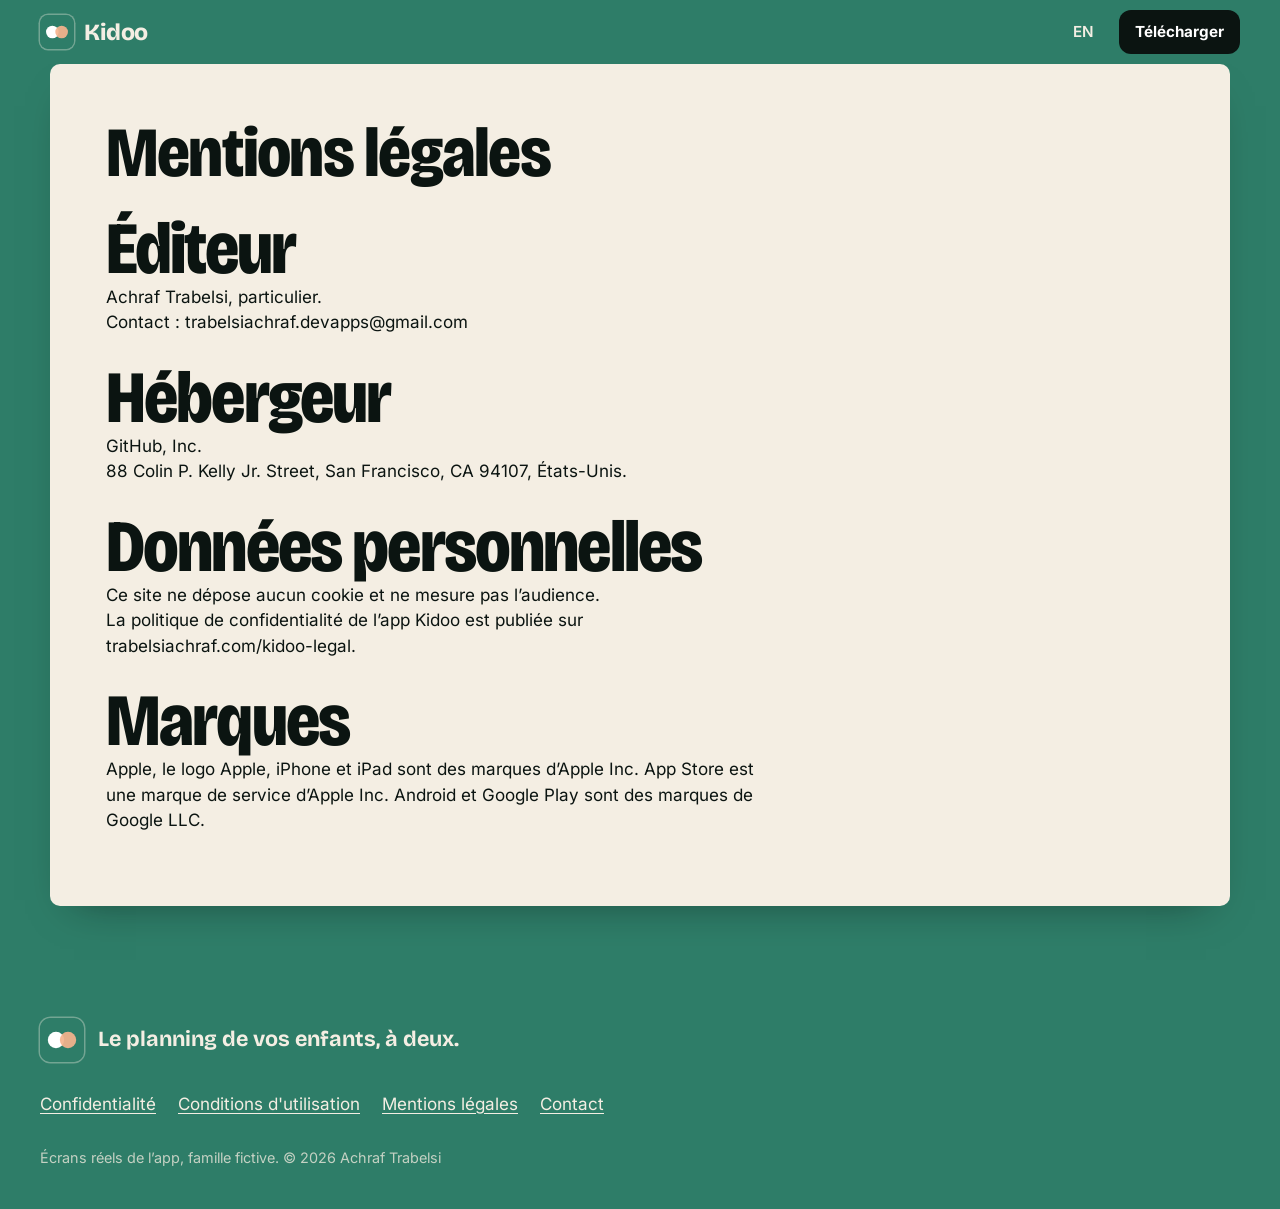
<file: kidoo/mentions-legales/index.html>
<!DOCTYPE html><html lang="fr" data-astro-cid-hkbrpulz><head><meta charset="utf-8"><meta name="viewport" content="width=device-width, initial-scale=1, viewport-fit=cover"><title>Kidoo — Mentions légales</title><meta name="description" content="Éditeur, hébergeur et contact du site Kidoo."><link rel="canonical" href="https://trabelsiachraf.com/kidoo/mentions-legales/"><link rel="alternate" hreflang="fr" href="https://trabelsiachraf.com/kidoo/mentions-legales/"><link rel="alternate" hreflang="en" href="https://trabelsiachraf.com/kidoo/en/legal-notice/"><link rel="alternate" hreflang="x-default" href="https://trabelsiachraf.com/kidoo/mentions-legales/"><link rel="preload" href="/kidoo/_astro/bricolage-grotesque-latin-standard-normal.C5Lc8Qmc.woff2" as="font" type="font/woff2" crossorigin><link rel="preload" href="/kidoo/_astro/inter-latin-wght-normal.Dx4kXJAl.woff2" as="font" type="font/woff2" crossorigin><link rel="icon" href="/kidoo/favicon.svg" type="image/svg+xml"><meta name="apple-itunes-app" content="app-id=6827770032"><meta name="theme-color" content="#2E7D68" media="(prefers-color-scheme: light)"><meta name="theme-color" content="#17312A" media="(prefers-color-scheme: dark)"><meta property="og:type" content="website"><meta property="og:site_name" content="Kidoo"><meta property="og:locale" content="fr_FR"><meta property="og:title" content="Kidoo — Mentions légales"><meta property="og:description" content="Éditeur, hébergeur et contact du site Kidoo."><meta property="og:url" content="https://trabelsiachraf.com/kidoo/mentions-legales/"><meta property="og:image" content="https://trabelsiachraf.com/kidoo/og-fr.jpg"><meta property="og:image:width" content="1200"><meta property="og:image:height" content="630"><meta name="twitter:card" content="summary_large_image"><script>document.documentElement.classList.add("js")</script><style>@font-face{font-family:Bricolage Grotesque Variable;font-style:normal;font-display:swap;font-weight:200 800;font-stretch:75% 100%;src:url(/kidoo/_astro/bricolage-grotesque-vietnamese-standard-normal.Br4FGdAc.woff2)format("woff2-variations");unicode-range:U+102-103,U+110-111,U+128-129,U+168-169,U+1A0-1A1,U+1AF-1B0,U+300-301,U+303-304,U+308-309,U+323,U+329,U+1EA0-1EF9,U+20AB}@font-face{font-family:Bricolage Grotesque Variable;font-style:normal;font-display:swap;font-weight:200 800;font-stretch:75% 100%;src:url(/kidoo/_astro/bricolage-grotesque-latin-ext-standard-normal.qp-RdZgh.woff2)format("woff2-variations");unicode-range:U+100-2BA,U+2BD-2C5,U+2C7-2CC,U+2CE-2D7,U+2DD-2FF,U+304,U+308,U+329,U+1D00-1DBF,U+1E00-1E9F,U+1EF2-1EFF,U+2020,U+20A0-20AB,U+20AD-20C0,U+2113,U+2C60-2C7F,U+A720-A7FF}@font-face{font-family:Bricolage Grotesque Variable;font-style:normal;font-display:swap;font-weight:200 800;font-stretch:75% 100%;src:url(/kidoo/_astro/bricolage-grotesque-latin-standard-normal.C5Lc8Qmc.woff2)format("woff2-variations");unicode-range:U+??,U+131,U+152-153,U+2BB-2BC,U+2C6,U+2DA,U+2DC,U+304,U+308,U+329,U+2000-206F,U+20AC,U+2122,U+2191,U+2193,U+2212,U+2215,U+FEFF,U+FFFD}@font-face{font-family:Inter Variable;font-style:normal;font-display:swap;font-weight:100 900;src:url(/kidoo/_astro/inter-cyrillic-ext-wght-normal.BOeWTOD4.woff2)format("woff2-variations");unicode-range:U+460-52F,U+1C80-1C8A,U+20B4,U+2DE0-2DFF,U+A640-A69F,U+FE2E-FE2F}@font-face{font-family:Inter Variable;font-style:normal;font-display:swap;font-weight:100 900;src:url(/kidoo/_astro/inter-cyrillic-wght-normal.DqGufNeO.woff2)format("woff2-variations");unicode-range:U+301,U+400-45F,U+490-491,U+4B0-4B1,U+2116}@font-face{font-family:Inter Variable;font-style:normal;font-display:swap;font-weight:100 900;src:url(/kidoo/_astro/inter-greek-ext-wght-normal.DlzME5K_.woff2)format("woff2-variations");unicode-range:U+1F??}@font-face{font-family:Inter Variable;font-style:normal;font-display:swap;font-weight:100 900;src:url(/kidoo/_astro/inter-greek-wght-normal.CkhJZR-_.woff2)format("woff2-variations");unicode-range:U+370-377,U+37A-37F,U+384-38A,U+38C,U+38E-3A1,U+3A3-3FF}@font-face{font-family:Inter Variable;font-style:normal;font-display:swap;font-weight:100 900;src:url(/kidoo/_astro/inter-vietnamese-wght-normal.CBcvBZtf.woff2)format("woff2-variations");unicode-range:U+102-103,U+110-111,U+128-129,U+168-169,U+1A0-1A1,U+1AF-1B0,U+300-301,U+303-304,U+308-309,U+323,U+329,U+1EA0-1EF9,U+20AB}@font-face{font-family:Inter Variable;font-style:normal;font-display:swap;font-weight:100 900;src:url(/kidoo/_astro/inter-latin-ext-wght-normal.DO1Apj_S.woff2)format("woff2-variations");unicode-range:U+100-2BA,U+2BD-2C5,U+2C7-2CC,U+2CE-2D7,U+2DD-2FF,U+304,U+308,U+329,U+1D00-1DBF,U+1E00-1E9F,U+1EF2-1EFF,U+2020,U+20A0-20AB,U+20AD-20C0,U+2113,U+2C60-2C7F,U+A720-A7FF}@font-face{font-family:Inter Variable;font-style:normal;font-display:swap;font-weight:100 900;src:url(/kidoo/_astro/inter-latin-wght-normal.Dx4kXJAl.woff2)format("woff2-variations");unicode-range:U+??,U+131,U+152-153,U+2BB-2BC,U+2C6,U+2DA,U+2DC,U+304,U+308,U+329,U+2000-206F,U+20AC,U+2122,U+2191,U+2193,U+2212,U+2215,U+FEFF,U+FFFD}:root{--green:#2e7d68;--green-deep:#1f5a4a;--night:#17312a;--ink:#0b1411;--peach:#f6b38e;--peach-soft:#f9c9ab;--sand:#f4eee3;--mist:#9db0a9;--white:#fff;--cover:var(--green);--cover-ink:var(--sand);--page-peach:var(--peach);--page-sand:var(--sand);--page-deep:var(--green-deep);--fg:var(--ink);--fg-on-deep:var(--sand);--muted-on-peach:#5b3a28;--muted-on-sand:#4a5a54;--sticker-edge:var(--white);--slot-line:var(--green-deep);--action:var(--ink);--action-ink:var(--white);--font-display:"Bricolage Grotesque Variable", "Bricolage Grotesque", system-ui, sans-serif;--font-text:"Inter Variable", "Inter", system-ui, sans-serif;--radius-page:10px;--radius-sticker:14px;--gutter:clamp(16px, 4vw, 40px);--measure:62ch;--shadow-sticker:0 6px 14px -6px #0b141173, 0 1px 2px #0b141140;--shadow-page:0 18px 40px -24px #0b14118c;--ease-out:cubic-bezier(.16, 1, .3, 1);color-scheme:light dark}@media (prefers-color-scheme:dark){:root{--cover:var(--night);--cover-ink:var(--sand);--page-peach:#e7a27c;--page-sand:#e4ddd0;--page-deep:#10241f;--slot-line:var(--ink);--shadow-page:0 18px 40px -24px #000c;--action:var(--peach);--action-ink:var(--ink)}}*,:before,:after{box-sizing:border-box}html{-webkit-text-size-adjust:100%;scroll-behavior:smooth;scroll-padding-top:72px;overflow-x:clip}body{background:var(--cover);color:var(--fg);font-family:var(--font-text);font-feature-settings:"cv11", "ss01";-webkit-font-smoothing:antialiased;margin:0;font-size:1.0625rem;line-height:1.5;overflow-x:clip}h1,h2,h3{font-family:var(--font-display);letter-spacing:-.025em;text-wrap:balance;margin:0;font-weight:800;font-stretch:85%;line-height:.95}p{text-wrap:pretty;margin:0}img,svg{max-width:100%;height:auto;display:block}a{color:inherit;text-underline-offset:.18em;text-decoration-thickness:.08em}::selection{background:var(--peach);color:var(--ink)}:focus-visible{outline:3px solid var(--peach);outline-offset:3px;border-radius:6px}.visually-hidden{clip:rect(0 0 0 0);white-space:nowrap;width:1px;height:1px;margin:-1px;position:absolute;overflow:hidden}@media (prefers-reduced-motion:reduce){html{scroll-behavior:auto}*,:before,:after{transition-duration:.01ms!important;animation-duration:.01ms!important}}.album-page>*{min-width:0}.album-page :focus-visible,.hero .page :focus-visible{outline-color:var(--ink)}.album-page.deep :focus-visible{outline-color:var(--sand)}.mark[data-astro-cid-e23xisay]{border-radius:24%;box-shadow:0 0 0 1.5px #f4eee359}.store[data-astro-cid-5u4v5uha]{background:var(--action);min-height:44px;color:var(--action-ink);white-space:nowrap;transition:transform .16s var(--ease-out), box-shadow .16s var(--ease-out);border-radius:12px;justify-content:center;align-items:center;font-weight:700;text-decoration:none;display:inline-flex}.store[data-astro-cid-5u4v5uha].badge{background:0 0;padding:0}.compact[data-astro-cid-5u4v5uha]{padding:0 16px;font-size:.95rem}.solid[data-astro-cid-5u4v5uha]{min-height:60px;box-shadow:var(--shadow-sticker);border-radius:16px;padding:0 26px;font-size:1.1rem}@media (width<=400px){.solid[data-astro-cid-5u4v5uha]{white-space:normal;text-align:center;text-wrap:balance;padding:8px 22px}}.store[data-astro-cid-5u4v5uha]:hover{transform:translateY(-1px)}.store[data-astro-cid-5u4v5uha]:active{transform:translateY(1px)}.bar[data-astro-cid-nen7h5rs]{z-index:10;padding:10px var(--gutter);padding-top:max(10px, env(safe-area-inset-top));background:var(--cover);color:var(--cover-ink);justify-content:space-between;align-items:center;gap:12px;display:flex;position:sticky;top:0}.brand[data-astro-cid-nen7h5rs]{align-items:center;gap:10px;text-decoration:none;display:inline-flex}.word[data-astro-cid-nen7h5rs]{font-family:var(--font-display);letter-spacing:-.02em;font-size:1.45rem;font-weight:800}.actions[data-astro-cid-nen7h5rs]{align-items:center;gap:14px;display:flex}.lang[data-astro-cid-nen7h5rs]{text-align:center;min-width:44px;padding:8px 4px;font-size:.95rem;font-weight:600;text-decoration:none}.lang[data-astro-cid-nen7h5rs]:hover{text-decoration:underline}.foot[data-astro-cid-jo6i4kqk]{padding:56px var(--gutter) max(40px, env(safe-area-inset-bottom));background:var(--cover);color:var(--cover-ink);gap:22px;display:grid}.sign[data-astro-cid-jo6i4kqk]{align-items:center;gap:14px;display:flex}.tag[data-astro-cid-jo6i4kqk]{font-family:var(--font-display);font-size:1.35rem;font-weight:700;line-height:1.1}.links[data-astro-cid-jo6i4kqk]{flex-wrap:wrap;gap:6px 22px;margin:0;padding:0;list-style:none;display:flex}.links[data-astro-cid-jo6i4kqk] a[data-astro-cid-jo6i4kqk]{padding:8px 0;display:inline-block}.rights[data-astro-cid-jo6i4kqk]{color:color-mix(in oklab, var(--cover-ink) 75%, var(--cover));font-size:.9rem}.skip[data-astro-cid-hkbrpulz]{z-index:20;background:var(--ink);color:var(--white);border-radius:10px;padding:10px 14px;position:absolute;top:-60px;left:12px}.skip[data-astro-cid-hkbrpulz]:focus{top:12px}
.album-page[data-astro-cid-svwfkivy]{margin:0 var(--gutter) clamp(28px, 6vw, 56px);border-radius:var(--radius-page);box-shadow:var(--shadow-page);color:var(--fg);max-width:1180px;padding:clamp(24px,5vw,56px) clamp(18px,4.5vw,56px) clamp(44px,6vw,72px);position:relative}@media (width>=1260px){.album-page[data-astro-cid-svwfkivy]{margin-inline:auto}}.peach[data-astro-cid-svwfkivy]{background:var(--page-peach);--muted:var(--muted-on-peach)}.sand[data-astro-cid-svwfkivy]{background:var(--page-sand);--muted:var(--muted-on-sand)}.deep[data-astro-cid-svwfkivy]{background:var(--page-deep);color:var(--fg-on-deep);--muted:color-mix(in oklab, var(--fg-on-deep) 78%, var(--page-deep))}.folio[data-astro-cid-svwfkivy]{text-transform:uppercase;letter-spacing:.08em;color:var(--muted);font-variant-numeric:tabular-nums;font-size:.74rem;font-weight:700;position:absolute;bottom:clamp(14px,2.5vw,24px);right:clamp(18px,4.5vw,56px)}.album-page[data-astro-cid-svwfkivy] h2{font-size:clamp(2.2rem,7.5vw,4.6rem)}.album-page[data-astro-cid-svwfkivy] .body{max-width:var(--measure);font-size:clamp(1.02rem,2.2vw,1.2rem)}.album-page[data-astro-cid-svwfkivy] .notes{color:var(--muted);gap:8px;margin:0;padding:0;font-weight:500;list-style:none;display:grid}.album-page[data-astro-cid-svwfkivy] .notes li{align-items:baseline;gap:10px;display:flex}.album-page[data-astro-cid-svwfkivy] .notes li:before{content:"";background:currentColor;border-radius:50%;flex:none;width:7px;height:7px;transform:translateY(-2px)}
.legal{gap:28px;margin-top:16px;display:grid}h1[data-astro-cid-fpcvp6is]{font-size:clamp(2.4rem,8vw,4.4rem)}.legal[data-astro-cid-fpcvp6is] h2{margin-bottom:6px;font-size:1.4rem!important}section[data-astro-cid-fpcvp6is]{max-width:var(--measure)}
</style></head><body data-astro-cid-hkbrpulz><a class="skip" href="#contenu" data-astro-cid-hkbrpulz>Aller au contenu</a><header class="bar" data-astro-cid-nen7h5rs><a class="brand" href="/kidoo/" aria-label="Kidoo, accueil" data-astro-cid-nen7h5rs><svg width="34" height="34" viewBox="0 0 1024 1024" aria-hidden="true" class="mark" data-astro-cid-e23xisay><rect width="1024" height="1024" rx="230" fill="#2E7D68" data-astro-cid-e23xisay></rect><circle cx="372" cy="512" r="190" fill="#fff" data-astro-cid-e23xisay></circle><circle cx="652" cy="512" r="190" fill="#F6B38E" fill-opacity="0.92" data-astro-cid-e23xisay></circle></svg><span class="word" data-astro-cid-nen7h5rs>Kidoo</span></a><nav class="actions" aria-label="Langue et téléchargement" data-astro-cid-nen7h5rs><a class="lang" href="/kidoo/en/legal-notice/" hreflang="en" lang="en" aria-label="EN, read in English" data-astro-cid-nen7h5rs>EN</a><a class="store compact" href="https://apps.apple.com/app/id6827770032" data-store data-astro-cid-5u4v5uha>Télécharger</a></nav></header><main id="contenu" data-astro-cid-hkbrpulz><section id="legal" class="album-page sand legal" aria-labelledby="legal-title" data-astro-cid-svwfkivy><h1 id="legal-title" data-astro-cid-fpcvp6is>Mentions légales</h1><section data-astro-cid-fpcvp6is><h2 data-astro-cid-fpcvp6is>Éditeur</h2><p data-astro-cid-fpcvp6is>Achraf Trabelsi, particulier.</p><p data-astro-cid-fpcvp6is>Contact : trabelsiachraf.devapps@gmail.com</p></section><section data-astro-cid-fpcvp6is><h2 data-astro-cid-fpcvp6is>Hébergeur</h2><p data-astro-cid-fpcvp6is>GitHub, Inc.</p><p data-astro-cid-fpcvp6is>88 Colin P. Kelly Jr. Street, San Francisco, CA 94107, États-Unis.</p></section><section data-astro-cid-fpcvp6is><h2 data-astro-cid-fpcvp6is>Données personnelles</h2><p data-astro-cid-fpcvp6is>Ce site ne dépose aucun cookie et ne mesure pas l’audience.</p><p data-astro-cid-fpcvp6is>La politique de confidentialité de l’app Kidoo est publiée sur trabelsiachraf.com/kidoo-legal.</p></section><section data-astro-cid-fpcvp6is><h2 data-astro-cid-fpcvp6is>Marques</h2><p data-astro-cid-fpcvp6is>Apple, le logo Apple, iPhone et iPad sont des marques d’Apple Inc. App Store est une marque de service d’Apple Inc. Android et Google Play sont des marques de Google LLC.</p></section></section></main><footer class="foot" data-astro-cid-jo6i4kqk><div class="sign" data-astro-cid-jo6i4kqk><svg width="44" height="44" viewBox="0 0 1024 1024" aria-hidden="true" class="mark" data-astro-cid-e23xisay><rect width="1024" height="1024" rx="230" fill="#2E7D68" data-astro-cid-e23xisay></rect><circle cx="372" cy="512" r="190" fill="#fff" data-astro-cid-e23xisay></circle><circle cx="652" cy="512" r="190" fill="#F6B38E" fill-opacity="0.92" data-astro-cid-e23xisay></circle></svg><p class="tag" data-astro-cid-jo6i4kqk>Le planning de vos enfants, à deux.</p></div><ul class="links" data-astro-cid-jo6i4kqk><li data-astro-cid-jo6i4kqk><a href="https://trabelsiachraf.com/kidoo-legal/" data-astro-cid-jo6i4kqk>Confidentialité</a></li><li data-astro-cid-jo6i4kqk><a href="https://www.apple.com/legal/internet-services/itunes/dev/stdeula/" data-astro-cid-jo6i4kqk>Conditions d&#39;utilisation</a></li><li data-astro-cid-jo6i4kqk><a href="/kidoo/mentions-legales/" data-astro-cid-jo6i4kqk>Mentions légales</a></li><li data-astro-cid-jo6i4kqk><a href="mailto:trabelsiachraf.devapps@gmail.com" data-astro-cid-jo6i4kqk>Contact</a></li></ul><p class="rights" data-astro-cid-jo6i4kqk>Écrans réels de l’app, famille fictive. © 2026 Achraf Trabelsi</p></footer><script type="module">var e=`https://apps.apple.com/app/id6827770032`,t=/^[A-Za-z0-9_-]{1,40}$/;function n(n,r=``){return!n||!r||!t.test(n)?e:`${e}?${new URLSearchParams({pt:r,ct:n,mt:`8`})}`}function r(e,t,r=``){let i=n(new URLSearchParams(e).get(`ct`),r);for(let e of t)e.href=i}location.search&&r(location.search,document.querySelectorAll(`a[data-store]`));</script></body></html>
</file>
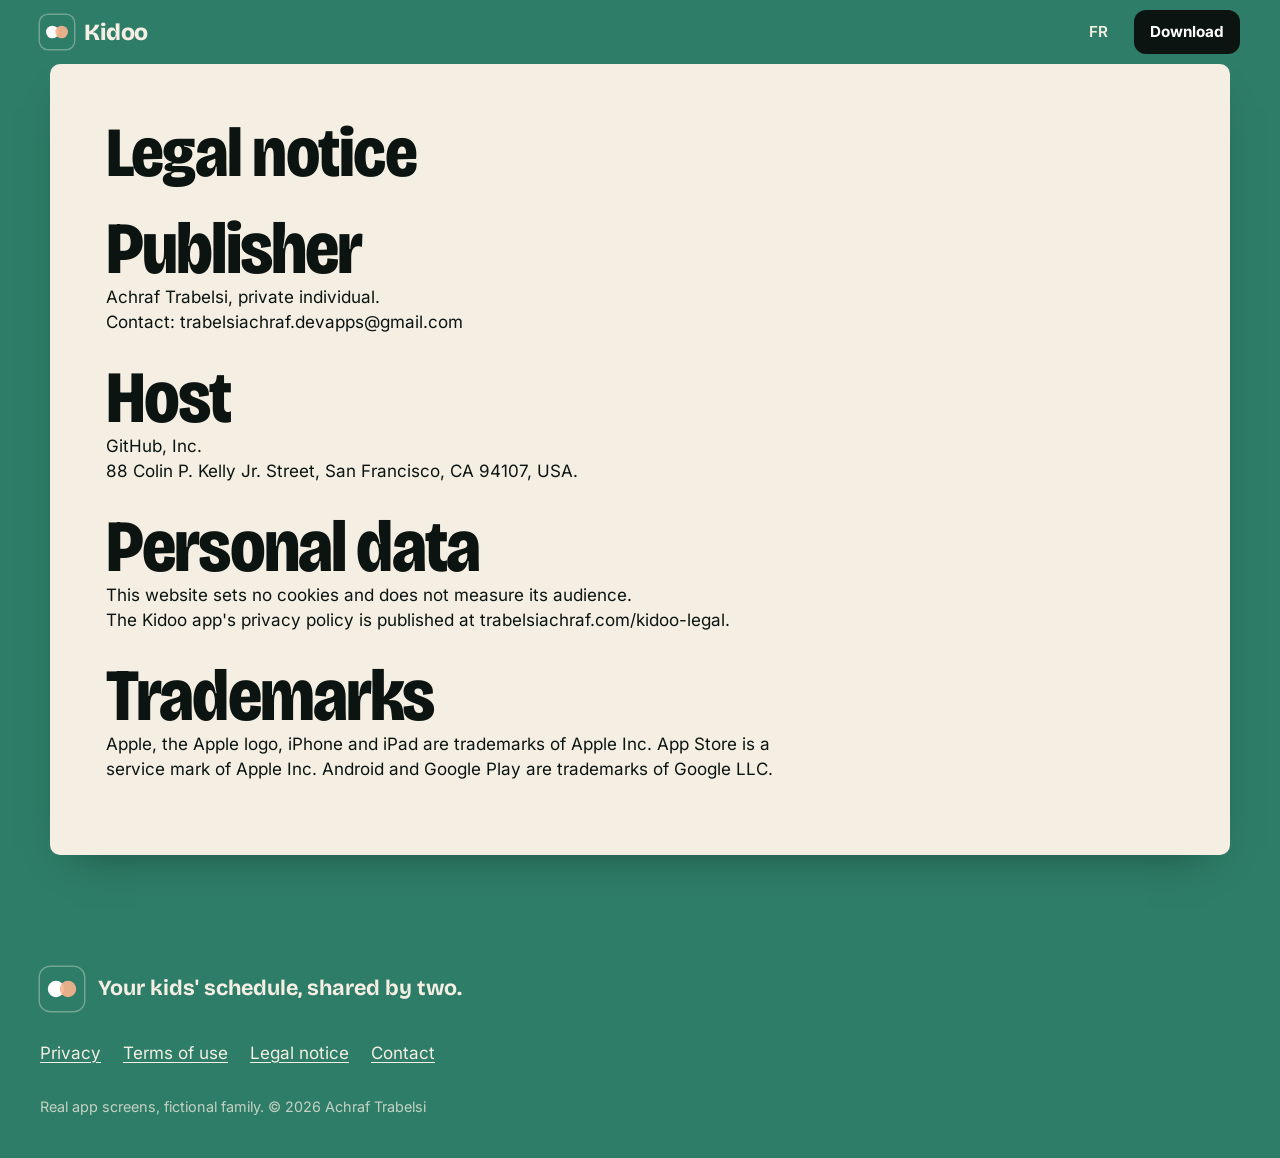
<file: kidoo/en/legal-notice/index.html>
<!DOCTYPE html><html lang="en" data-astro-cid-hkbrpulz><head><meta charset="utf-8"><meta name="viewport" content="width=device-width, initial-scale=1, viewport-fit=cover"><title>Kidoo — Legal notice</title><meta name="description" content="Publisher, host and contact of the Kidoo website."><link rel="canonical" href="https://trabelsiachraf.com/kidoo/en/legal-notice/"><link rel="alternate" hreflang="fr" href="https://trabelsiachraf.com/kidoo/mentions-legales/"><link rel="alternate" hreflang="en" href="https://trabelsiachraf.com/kidoo/en/legal-notice/"><link rel="alternate" hreflang="x-default" href="https://trabelsiachraf.com/kidoo/mentions-legales/"><link rel="preload" href="/kidoo/_astro/bricolage-grotesque-latin-standard-normal.C5Lc8Qmc.woff2" as="font" type="font/woff2" crossorigin><link rel="preload" href="/kidoo/_astro/inter-latin-wght-normal.Dx4kXJAl.woff2" as="font" type="font/woff2" crossorigin><link rel="icon" href="/kidoo/favicon.svg" type="image/svg+xml"><meta name="apple-itunes-app" content="app-id=6827770032"><meta name="theme-color" content="#2E7D68" media="(prefers-color-scheme: light)"><meta name="theme-color" content="#17312A" media="(prefers-color-scheme: dark)"><meta property="og:type" content="website"><meta property="og:site_name" content="Kidoo"><meta property="og:locale" content="en_US"><meta property="og:title" content="Kidoo — Legal notice"><meta property="og:description" content="Publisher, host and contact of the Kidoo website."><meta property="og:url" content="https://trabelsiachraf.com/kidoo/en/legal-notice/"><meta property="og:image" content="https://trabelsiachraf.com/kidoo/og-en.jpg"><meta property="og:image:width" content="1200"><meta property="og:image:height" content="630"><meta name="twitter:card" content="summary_large_image"><script>document.documentElement.classList.add("js")</script><style>@font-face{font-family:Bricolage Grotesque Variable;font-style:normal;font-display:swap;font-weight:200 800;font-stretch:75% 100%;src:url(/kidoo/_astro/bricolage-grotesque-vietnamese-standard-normal.Br4FGdAc.woff2)format("woff2-variations");unicode-range:U+102-103,U+110-111,U+128-129,U+168-169,U+1A0-1A1,U+1AF-1B0,U+300-301,U+303-304,U+308-309,U+323,U+329,U+1EA0-1EF9,U+20AB}@font-face{font-family:Bricolage Grotesque Variable;font-style:normal;font-display:swap;font-weight:200 800;font-stretch:75% 100%;src:url(/kidoo/_astro/bricolage-grotesque-latin-ext-standard-normal.qp-RdZgh.woff2)format("woff2-variations");unicode-range:U+100-2BA,U+2BD-2C5,U+2C7-2CC,U+2CE-2D7,U+2DD-2FF,U+304,U+308,U+329,U+1D00-1DBF,U+1E00-1E9F,U+1EF2-1EFF,U+2020,U+20A0-20AB,U+20AD-20C0,U+2113,U+2C60-2C7F,U+A720-A7FF}@font-face{font-family:Bricolage Grotesque Variable;font-style:normal;font-display:swap;font-weight:200 800;font-stretch:75% 100%;src:url(/kidoo/_astro/bricolage-grotesque-latin-standard-normal.C5Lc8Qmc.woff2)format("woff2-variations");unicode-range:U+??,U+131,U+152-153,U+2BB-2BC,U+2C6,U+2DA,U+2DC,U+304,U+308,U+329,U+2000-206F,U+20AC,U+2122,U+2191,U+2193,U+2212,U+2215,U+FEFF,U+FFFD}@font-face{font-family:Inter Variable;font-style:normal;font-display:swap;font-weight:100 900;src:url(/kidoo/_astro/inter-cyrillic-ext-wght-normal.BOeWTOD4.woff2)format("woff2-variations");unicode-range:U+460-52F,U+1C80-1C8A,U+20B4,U+2DE0-2DFF,U+A640-A69F,U+FE2E-FE2F}@font-face{font-family:Inter Variable;font-style:normal;font-display:swap;font-weight:100 900;src:url(/kidoo/_astro/inter-cyrillic-wght-normal.DqGufNeO.woff2)format("woff2-variations");unicode-range:U+301,U+400-45F,U+490-491,U+4B0-4B1,U+2116}@font-face{font-family:Inter Variable;font-style:normal;font-display:swap;font-weight:100 900;src:url(/kidoo/_astro/inter-greek-ext-wght-normal.DlzME5K_.woff2)format("woff2-variations");unicode-range:U+1F??}@font-face{font-family:Inter Variable;font-style:normal;font-display:swap;font-weight:100 900;src:url(/kidoo/_astro/inter-greek-wght-normal.CkhJZR-_.woff2)format("woff2-variations");unicode-range:U+370-377,U+37A-37F,U+384-38A,U+38C,U+38E-3A1,U+3A3-3FF}@font-face{font-family:Inter Variable;font-style:normal;font-display:swap;font-weight:100 900;src:url(/kidoo/_astro/inter-vietnamese-wght-normal.CBcvBZtf.woff2)format("woff2-variations");unicode-range:U+102-103,U+110-111,U+128-129,U+168-169,U+1A0-1A1,U+1AF-1B0,U+300-301,U+303-304,U+308-309,U+323,U+329,U+1EA0-1EF9,U+20AB}@font-face{font-family:Inter Variable;font-style:normal;font-display:swap;font-weight:100 900;src:url(/kidoo/_astro/inter-latin-ext-wght-normal.DO1Apj_S.woff2)format("woff2-variations");unicode-range:U+100-2BA,U+2BD-2C5,U+2C7-2CC,U+2CE-2D7,U+2DD-2FF,U+304,U+308,U+329,U+1D00-1DBF,U+1E00-1E9F,U+1EF2-1EFF,U+2020,U+20A0-20AB,U+20AD-20C0,U+2113,U+2C60-2C7F,U+A720-A7FF}@font-face{font-family:Inter Variable;font-style:normal;font-display:swap;font-weight:100 900;src:url(/kidoo/_astro/inter-latin-wght-normal.Dx4kXJAl.woff2)format("woff2-variations");unicode-range:U+??,U+131,U+152-153,U+2BB-2BC,U+2C6,U+2DA,U+2DC,U+304,U+308,U+329,U+2000-206F,U+20AC,U+2122,U+2191,U+2193,U+2212,U+2215,U+FEFF,U+FFFD}:root{--green:#2e7d68;--green-deep:#1f5a4a;--night:#17312a;--ink:#0b1411;--peach:#f6b38e;--peach-soft:#f9c9ab;--sand:#f4eee3;--mist:#9db0a9;--white:#fff;--cover:var(--green);--cover-ink:var(--sand);--page-peach:var(--peach);--page-sand:var(--sand);--page-deep:var(--green-deep);--fg:var(--ink);--fg-on-deep:var(--sand);--muted-on-peach:#5b3a28;--muted-on-sand:#4a5a54;--sticker-edge:var(--white);--slot-line:var(--green-deep);--action:var(--ink);--action-ink:var(--white);--font-display:"Bricolage Grotesque Variable", "Bricolage Grotesque", system-ui, sans-serif;--font-text:"Inter Variable", "Inter", system-ui, sans-serif;--radius-page:10px;--radius-sticker:14px;--gutter:clamp(16px, 4vw, 40px);--measure:62ch;--shadow-sticker:0 6px 14px -6px #0b141173, 0 1px 2px #0b141140;--shadow-page:0 18px 40px -24px #0b14118c;--ease-out:cubic-bezier(.16, 1, .3, 1);color-scheme:light dark}@media (prefers-color-scheme:dark){:root{--cover:var(--night);--cover-ink:var(--sand);--page-peach:#e7a27c;--page-sand:#e4ddd0;--page-deep:#10241f;--slot-line:var(--ink);--shadow-page:0 18px 40px -24px #000c;--action:var(--peach);--action-ink:var(--ink)}}*,:before,:after{box-sizing:border-box}html{-webkit-text-size-adjust:100%;scroll-behavior:smooth;scroll-padding-top:72px;overflow-x:clip}body{background:var(--cover);color:var(--fg);font-family:var(--font-text);font-feature-settings:"cv11", "ss01";-webkit-font-smoothing:antialiased;margin:0;font-size:1.0625rem;line-height:1.5;overflow-x:clip}h1,h2,h3{font-family:var(--font-display);letter-spacing:-.025em;text-wrap:balance;margin:0;font-weight:800;font-stretch:85%;line-height:.95}p{text-wrap:pretty;margin:0}img,svg{max-width:100%;height:auto;display:block}a{color:inherit;text-underline-offset:.18em;text-decoration-thickness:.08em}::selection{background:var(--peach);color:var(--ink)}:focus-visible{outline:3px solid var(--peach);outline-offset:3px;border-radius:6px}.visually-hidden{clip:rect(0 0 0 0);white-space:nowrap;width:1px;height:1px;margin:-1px;position:absolute;overflow:hidden}@media (prefers-reduced-motion:reduce){html{scroll-behavior:auto}*,:before,:after{transition-duration:.01ms!important;animation-duration:.01ms!important}}.album-page>*{min-width:0}.album-page :focus-visible,.hero .page :focus-visible{outline-color:var(--ink)}.album-page.deep :focus-visible{outline-color:var(--sand)}.mark[data-astro-cid-e23xisay]{border-radius:24%;box-shadow:0 0 0 1.5px #f4eee359}.store[data-astro-cid-5u4v5uha]{background:var(--action);min-height:44px;color:var(--action-ink);white-space:nowrap;transition:transform .16s var(--ease-out), box-shadow .16s var(--ease-out);border-radius:12px;justify-content:center;align-items:center;font-weight:700;text-decoration:none;display:inline-flex}.store[data-astro-cid-5u4v5uha].badge{background:0 0;padding:0}.compact[data-astro-cid-5u4v5uha]{padding:0 16px;font-size:.95rem}.solid[data-astro-cid-5u4v5uha]{min-height:60px;box-shadow:var(--shadow-sticker);border-radius:16px;padding:0 26px;font-size:1.1rem}@media (width<=400px){.solid[data-astro-cid-5u4v5uha]{white-space:normal;text-align:center;text-wrap:balance;padding:8px 22px}}.store[data-astro-cid-5u4v5uha]:hover{transform:translateY(-1px)}.store[data-astro-cid-5u4v5uha]:active{transform:translateY(1px)}.bar[data-astro-cid-nen7h5rs]{z-index:10;padding:10px var(--gutter);padding-top:max(10px, env(safe-area-inset-top));background:var(--cover);color:var(--cover-ink);justify-content:space-between;align-items:center;gap:12px;display:flex;position:sticky;top:0}.brand[data-astro-cid-nen7h5rs]{align-items:center;gap:10px;text-decoration:none;display:inline-flex}.word[data-astro-cid-nen7h5rs]{font-family:var(--font-display);letter-spacing:-.02em;font-size:1.45rem;font-weight:800}.actions[data-astro-cid-nen7h5rs]{align-items:center;gap:14px;display:flex}.lang[data-astro-cid-nen7h5rs]{text-align:center;min-width:44px;padding:8px 4px;font-size:.95rem;font-weight:600;text-decoration:none}.lang[data-astro-cid-nen7h5rs]:hover{text-decoration:underline}.foot[data-astro-cid-jo6i4kqk]{padding:56px var(--gutter) max(40px, env(safe-area-inset-bottom));background:var(--cover);color:var(--cover-ink);gap:22px;display:grid}.sign[data-astro-cid-jo6i4kqk]{align-items:center;gap:14px;display:flex}.tag[data-astro-cid-jo6i4kqk]{font-family:var(--font-display);font-size:1.35rem;font-weight:700;line-height:1.1}.links[data-astro-cid-jo6i4kqk]{flex-wrap:wrap;gap:6px 22px;margin:0;padding:0;list-style:none;display:flex}.links[data-astro-cid-jo6i4kqk] a[data-astro-cid-jo6i4kqk]{padding:8px 0;display:inline-block}.rights[data-astro-cid-jo6i4kqk]{color:color-mix(in oklab, var(--cover-ink) 75%, var(--cover));font-size:.9rem}.skip[data-astro-cid-hkbrpulz]{z-index:20;background:var(--ink);color:var(--white);border-radius:10px;padding:10px 14px;position:absolute;top:-60px;left:12px}.skip[data-astro-cid-hkbrpulz]:focus{top:12px}
.album-page[data-astro-cid-svwfkivy]{margin:0 var(--gutter) clamp(28px, 6vw, 56px);border-radius:var(--radius-page);box-shadow:var(--shadow-page);color:var(--fg);max-width:1180px;padding:clamp(24px,5vw,56px) clamp(18px,4.5vw,56px) clamp(44px,6vw,72px);position:relative}@media (width>=1260px){.album-page[data-astro-cid-svwfkivy]{margin-inline:auto}}.peach[data-astro-cid-svwfkivy]{background:var(--page-peach);--muted:var(--muted-on-peach)}.sand[data-astro-cid-svwfkivy]{background:var(--page-sand);--muted:var(--muted-on-sand)}.deep[data-astro-cid-svwfkivy]{background:var(--page-deep);color:var(--fg-on-deep);--muted:color-mix(in oklab, var(--fg-on-deep) 78%, var(--page-deep))}.folio[data-astro-cid-svwfkivy]{text-transform:uppercase;letter-spacing:.08em;color:var(--muted);font-variant-numeric:tabular-nums;font-size:.74rem;font-weight:700;position:absolute;bottom:clamp(14px,2.5vw,24px);right:clamp(18px,4.5vw,56px)}.album-page[data-astro-cid-svwfkivy] h2{font-size:clamp(2.2rem,7.5vw,4.6rem)}.album-page[data-astro-cid-svwfkivy] .body{max-width:var(--measure);font-size:clamp(1.02rem,2.2vw,1.2rem)}.album-page[data-astro-cid-svwfkivy] .notes{color:var(--muted);gap:8px;margin:0;padding:0;font-weight:500;list-style:none;display:grid}.album-page[data-astro-cid-svwfkivy] .notes li{align-items:baseline;gap:10px;display:flex}.album-page[data-astro-cid-svwfkivy] .notes li:before{content:"";background:currentColor;border-radius:50%;flex:none;width:7px;height:7px;transform:translateY(-2px)}
.legal{gap:28px;margin-top:16px;display:grid}h1[data-astro-cid-fpcvp6is]{font-size:clamp(2.4rem,8vw,4.4rem)}.legal[data-astro-cid-fpcvp6is] h2{margin-bottom:6px;font-size:1.4rem!important}section[data-astro-cid-fpcvp6is]{max-width:var(--measure)}
</style></head><body data-astro-cid-hkbrpulz><a class="skip" href="#contenu" data-astro-cid-hkbrpulz>Skip to content</a><header class="bar" data-astro-cid-nen7h5rs><a class="brand" href="/kidoo/en/" aria-label="Kidoo, home" data-astro-cid-nen7h5rs><svg width="34" height="34" viewBox="0 0 1024 1024" aria-hidden="true" class="mark" data-astro-cid-e23xisay><rect width="1024" height="1024" rx="230" fill="#2E7D68" data-astro-cid-e23xisay></rect><circle cx="372" cy="512" r="190" fill="#fff" data-astro-cid-e23xisay></circle><circle cx="652" cy="512" r="190" fill="#F6B38E" fill-opacity="0.92" data-astro-cid-e23xisay></circle></svg><span class="word" data-astro-cid-nen7h5rs>Kidoo</span></a><nav class="actions" aria-label="Language and download" data-astro-cid-nen7h5rs><a class="lang" href="/kidoo/mentions-legales/" hreflang="fr" lang="fr" aria-label="FR, lire en français" data-astro-cid-nen7h5rs>FR</a><a class="store compact" href="https://apps.apple.com/app/id6827770032" data-store data-astro-cid-5u4v5uha>Download</a></nav></header><main id="contenu" data-astro-cid-hkbrpulz><section id="legal" class="album-page sand legal" aria-labelledby="legal-title" data-astro-cid-svwfkivy><h1 id="legal-title" data-astro-cid-fpcvp6is>Legal notice</h1><section data-astro-cid-fpcvp6is><h2 data-astro-cid-fpcvp6is>Publisher</h2><p data-astro-cid-fpcvp6is>Achraf Trabelsi, private individual.</p><p data-astro-cid-fpcvp6is>Contact: trabelsiachraf.devapps@gmail.com</p></section><section data-astro-cid-fpcvp6is><h2 data-astro-cid-fpcvp6is>Host</h2><p data-astro-cid-fpcvp6is>GitHub, Inc.</p><p data-astro-cid-fpcvp6is>88 Colin P. Kelly Jr. Street, San Francisco, CA 94107, USA.</p></section><section data-astro-cid-fpcvp6is><h2 data-astro-cid-fpcvp6is>Personal data</h2><p data-astro-cid-fpcvp6is>This website sets no cookies and does not measure its audience.</p><p data-astro-cid-fpcvp6is>The Kidoo app&#39;s privacy policy is published at trabelsiachraf.com/kidoo-legal.</p></section><section data-astro-cid-fpcvp6is><h2 data-astro-cid-fpcvp6is>Trademarks</h2><p data-astro-cid-fpcvp6is>Apple, the Apple logo, iPhone and iPad are trademarks of Apple Inc. App Store is a service mark of Apple Inc. Android and Google Play are trademarks of Google LLC.</p></section></section></main><footer class="foot" data-astro-cid-jo6i4kqk><div class="sign" data-astro-cid-jo6i4kqk><svg width="44" height="44" viewBox="0 0 1024 1024" aria-hidden="true" class="mark" data-astro-cid-e23xisay><rect width="1024" height="1024" rx="230" fill="#2E7D68" data-astro-cid-e23xisay></rect><circle cx="372" cy="512" r="190" fill="#fff" data-astro-cid-e23xisay></circle><circle cx="652" cy="512" r="190" fill="#F6B38E" fill-opacity="0.92" data-astro-cid-e23xisay></circle></svg><p class="tag" data-astro-cid-jo6i4kqk>Your kids&#39; schedule, shared by two.</p></div><ul class="links" data-astro-cid-jo6i4kqk><li data-astro-cid-jo6i4kqk><a href="https://trabelsiachraf.com/kidoo-legal/" data-astro-cid-jo6i4kqk>Privacy</a></li><li data-astro-cid-jo6i4kqk><a href="https://www.apple.com/legal/internet-services/itunes/dev/stdeula/" data-astro-cid-jo6i4kqk>Terms of use</a></li><li data-astro-cid-jo6i4kqk><a href="/kidoo/en/legal-notice/" data-astro-cid-jo6i4kqk>Legal notice</a></li><li data-astro-cid-jo6i4kqk><a href="mailto:trabelsiachraf.devapps@gmail.com" data-astro-cid-jo6i4kqk>Contact</a></li></ul><p class="rights" data-astro-cid-jo6i4kqk>Real app screens, fictional family. © 2026 Achraf Trabelsi</p></footer><script type="module">var e=`https://apps.apple.com/app/id6827770032`,t=/^[A-Za-z0-9_-]{1,40}$/;function n(n,r=``){return!n||!r||!t.test(n)?e:`${e}?${new URLSearchParams({pt:r,ct:n,mt:`8`})}`}function r(e,t,r=``){let i=n(new URLSearchParams(e).get(`ct`),r);for(let e of t)e.href=i}location.search&&r(location.search,document.querySelectorAll(`a[data-store]`));</script></body></html>
</file>
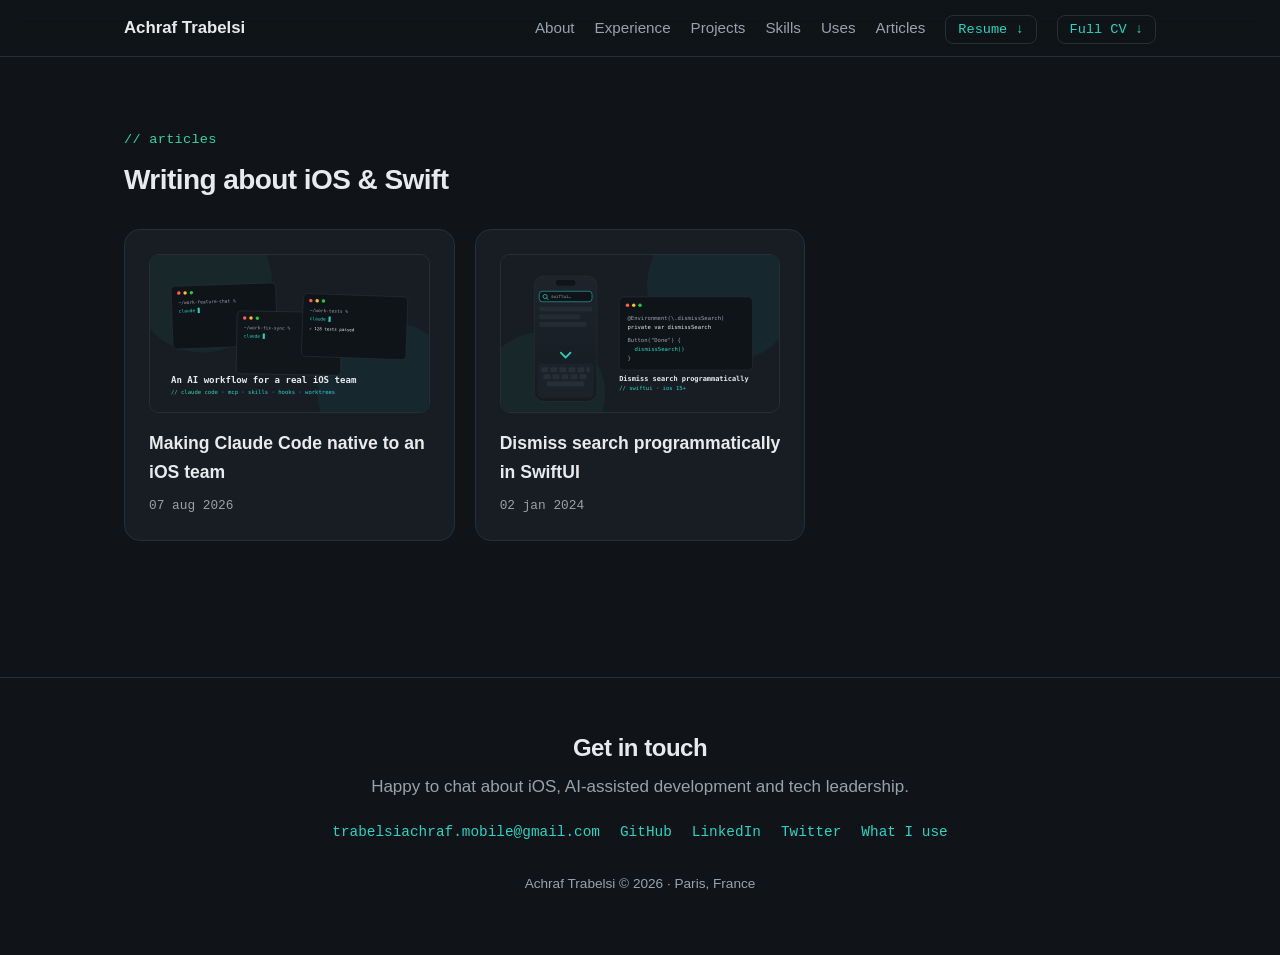
<file: articles.html>
<!DOCTYPE html>
<html lang="en">

<head>
    <meta charset="UTF-8">
    <meta name="viewport" content="width=device-width, initial-scale=1">
    <title>Articles — Achraf Trabelsi</title>
    <meta name="description" content="Articles on Swift, SwiftUI and iOS development by Achraf Trabelsi.">
    <link rel="icon" type="image/png" href="assets/favicon.png">
    <link rel="apple-touch-icon" href="assets/apple-touch-icon.png">
    <link rel="stylesheet" href="css/style.css?v=13">
    <noscript><style>.reveal{opacity:1;transform:none}</style></noscript>
</head>

<body>

    <nav class="site-nav" id="siteNav">
        <div class="nav-inner">
            <a class="nav-brand" href="index.html">Achraf Trabelsi</a>
            <button class="nav-toggle" type="button" aria-label="Toggle navigation" aria-expanded="false" aria-controls="navLinks">☰</button>
            <ul class="nav-links" id="navLinks">
                <li><a href="index.html#about">About</a></li>
                <li><a href="index.html#experience">Experience</a></li>
                <li><a href="index.html#projects">Projects</a></li>
                <li><a href="index.html#skills">Skills</a></li>
                <li><a href="uses.html">Uses</a></li>
                <li><a href="articles.html">Articles</a></li>
                <li><a class="nav-cta" href="files/CV_Achraf_Trabelsi_Resume_EN.pdf" download>Resume ↓</a></li>
                <li><a class="nav-cta" href="files/CV_Achraf_Trabelsi_Complete_EN.pdf" download>Full CV ↓</a></li>
            </ul>
        </div>
    </nav>

    <main>
        <section class="section">
            <p class="eyebrow">// articles</p>
            <h2 class="section-title">Writing about iOS &amp; Swift</h2>
            <div class="articles-grid">
                <a class="article-card" href="articles/article2/article2.html">
                    <img class="article-cover" src="articles/article2/resources/cover.svg"
                        alt="Illustration: parallel Claude sessions in terminals" width="800" height="450">
                    <div class="article-title">Making Claude Code native to an iOS team</div>
                    <div class="article-date">07 aug 2026</div>
                </a>
                <a class="article-card" href="articles/article1/article1.html">
                    <img class="article-cover" src="articles/article1/resources/cover.svg"
                        alt="Illustration: dismissing the search keyboard in SwiftUI" width="800" height="450">
                    <div class="article-title">Dismiss search programmatically in SwiftUI</div>
                    <div class="article-date">02 jan 2024</div>
                </a>
            </div>
        </section>
    </main>

    <footer class="site-footer" id="contact">
        <h2 class="footer-title">Get in touch</h2>
        <p>Happy to chat about iOS, AI-assisted development and tech leadership.</p>
        <div class="footer-links">
            <a href="mailto:trabelsiachraf.mobile@gmail.com">trabelsiachraf.mobile@gmail.com</a>
            <a href="https://github.com/TrabelsiAchraf" target="_blank" rel="noopener">GitHub</a>
            <a href="https://www.linkedin.com/in/achraf-trabelsi-83148156/" target="_blank" rel="noopener">LinkedIn</a>
            <a href="https://twitter.com/Tr_Achraf" target="_blank" rel="noopener">Twitter</a>
            <a href="uses.html">What I use</a>
        </div>
        <p class="footer-copy">Achraf Trabelsi © <span id="year"></span> · Paris, France</p>
    </footer>

    <script src="js/index.js?v=9"></script>
</body>

</html>
</file>
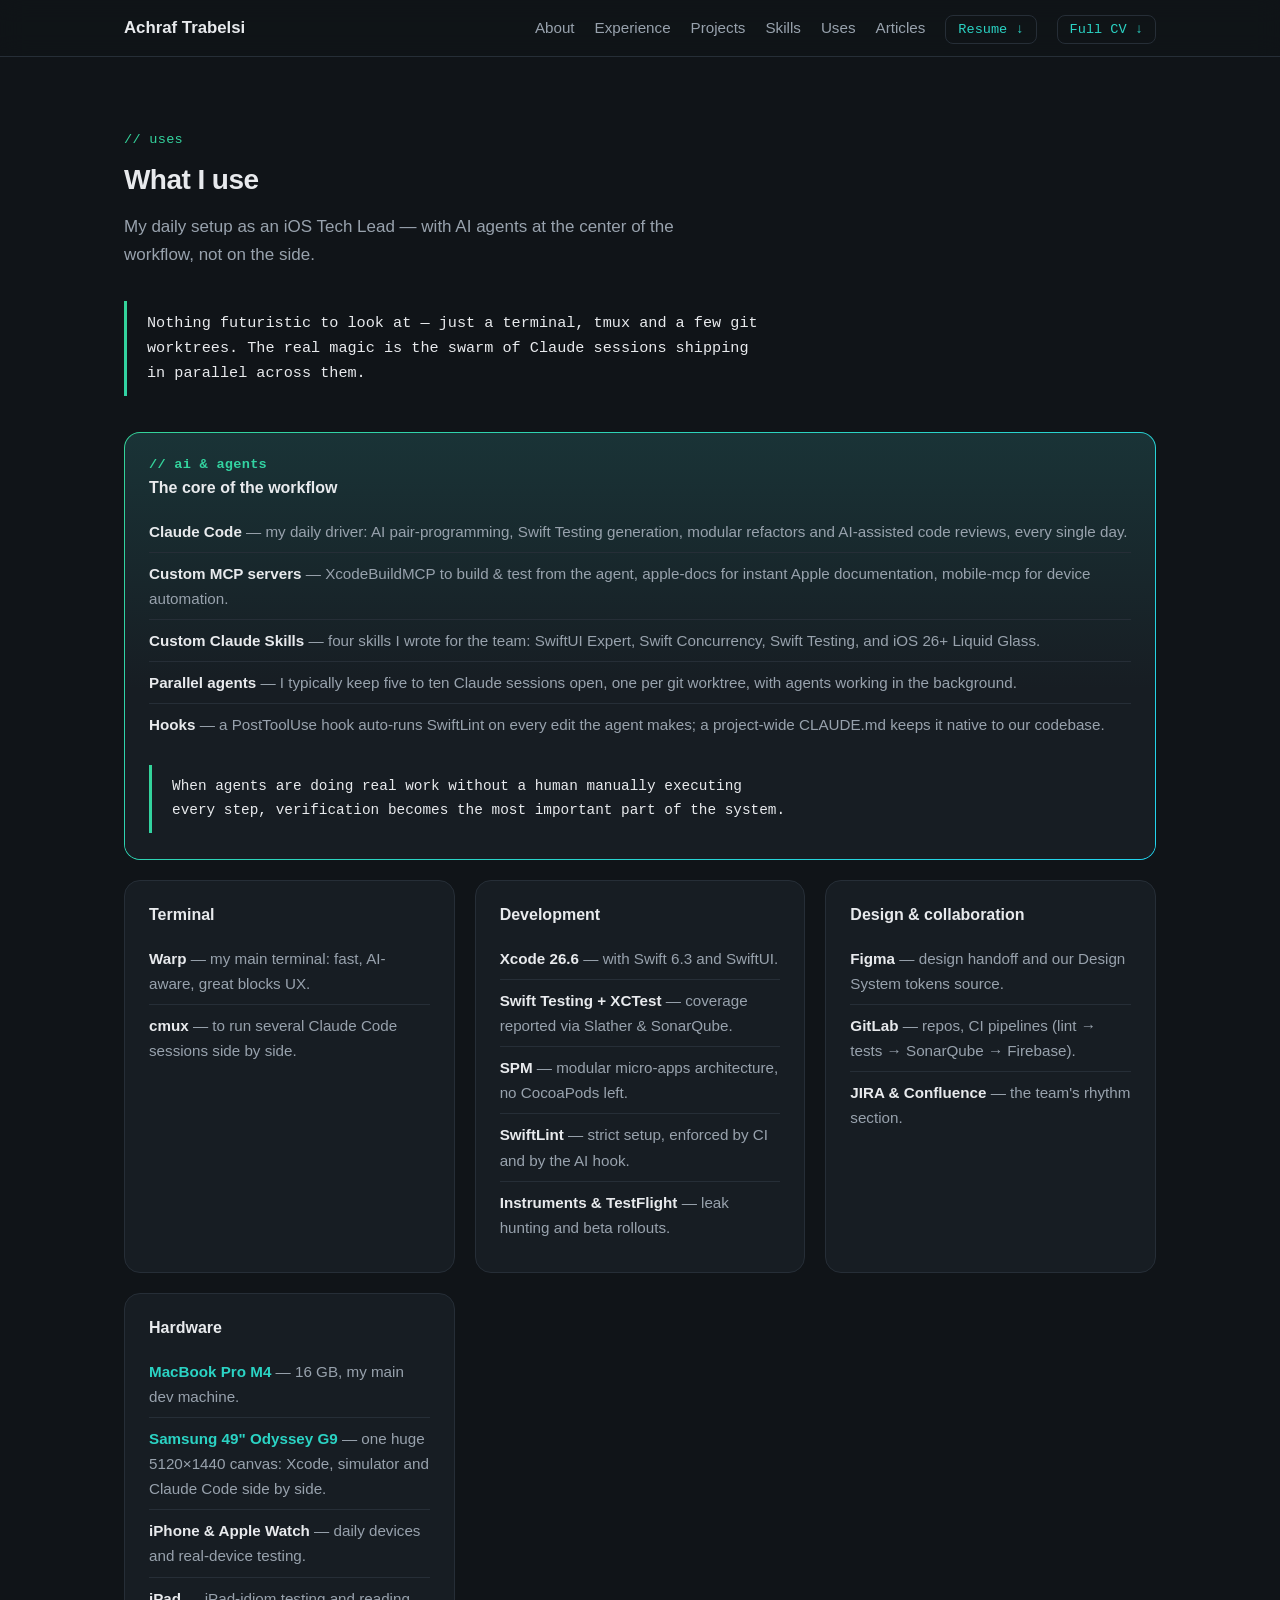
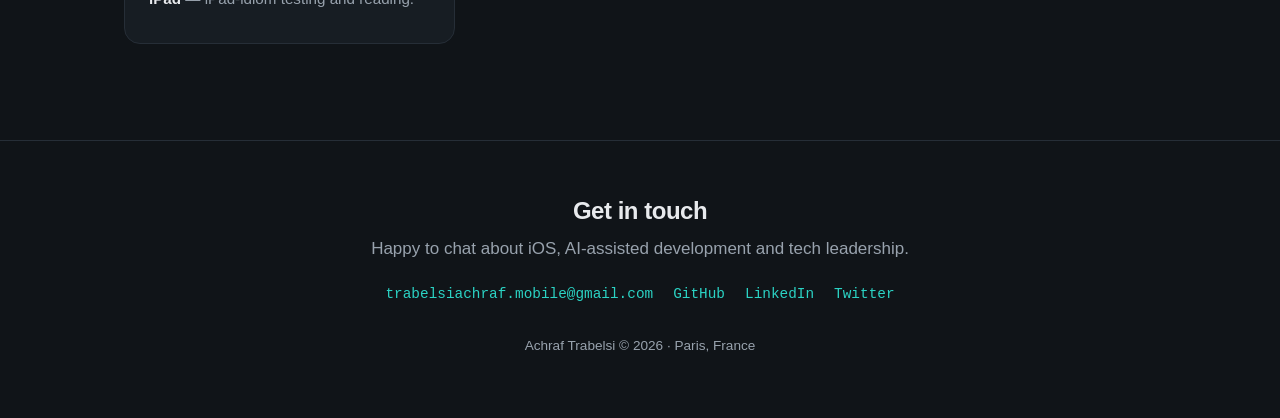
<file: uses.html>
<!DOCTYPE html>
<html lang="en">

<head>
    <meta charset="UTF-8">
    <meta name="viewport" content="width=device-width, initial-scale=1">
    <title>Uses — Achraf Trabelsi</title>
    <meta name="description"
        content="The tools, AI agents and hardware Achraf Trabelsi uses daily as an iOS Tech Lead: Claude Code, MCP servers, Warp, Xcode, and more.">
    <link rel="icon" type="image/png" href="assets/favicon.png">
    <link rel="apple-touch-icon" href="assets/apple-touch-icon.png">
    <link rel="stylesheet" href="css/style.css?v=13">
    <noscript><style>.reveal{opacity:1;transform:none}</style></noscript>
</head>

<body>

    <nav class="site-nav" id="siteNav">
        <div class="nav-inner">
            <a class="nav-brand" href="index.html">Achraf Trabelsi</a>
            <button class="nav-toggle" type="button" aria-label="Toggle navigation" aria-expanded="false"
                aria-controls="navLinks">☰</button>
            <ul class="nav-links" id="navLinks">
                <li><a href="index.html#about">About</a></li>
                <li><a href="index.html#experience">Experience</a></li>
                <li><a href="index.html#projects">Projects</a></li>
                <li><a href="index.html#skills">Skills</a></li>
                <li><a href="uses.html">Uses</a></li>
                <li><a href="articles.html">Articles</a></li>
                <li><a class="nav-cta" href="files/CV_Achraf_Trabelsi_Resume_EN.pdf" download>Resume ↓</a></li>
                <li><a class="nav-cta" href="files/CV_Achraf_Trabelsi_Complete_EN.pdf" download>Full CV ↓</a></li>
            </ul>
        </div>
    </nav>

    <main>
        <section class="section">
            <p class="eyebrow">// uses</p>
            <h2 class="section-title">What I use</h2>
            <p class="uses-intro">My daily setup as an iOS Tech Lead — with AI agents at the center of the
                workflow, not on the side.</p>
            <blockquote class="uses-quote">Nothing futuristic to look at — just a terminal, tmux and a few
                git worktrees. The real magic is the swarm of Claude sessions shipping in parallel
                across them.</blockquote>

            <div class="uses-group uses-featured reveal">
                <h3 class="uses-group-title"><span class="eyebrow">// ai &amp; agents</span>The core of the workflow</h3>
                <ul class="uses-list">
                    <li><strong>Claude Code</strong> — my daily driver: AI pair-programming, Swift Testing
                        generation, modular refactors and AI-assisted code reviews, every single day.</li>
                    <li><strong>Custom MCP servers</strong> — XcodeBuildMCP to build &amp; test from the agent,
                        apple-docs for instant Apple documentation, mobile-mcp for device automation.</li>
                    <li><strong>Custom Claude Skills</strong> — four skills I wrote for the team: SwiftUI Expert,
                        Swift Concurrency, Swift Testing, and iOS 26+ Liquid Glass.</li>
                    <li><strong>Parallel agents</strong> — I typically keep five to ten Claude sessions open,
                        one per git worktree, with agents working in the background.</li>
                    <li><strong>Hooks</strong> — a PostToolUse hook auto-runs SwiftLint on every edit the agent
                        makes; a project-wide CLAUDE.md keeps it native to our codebase.</li>
                </ul>
                <blockquote class="uses-quote in-card">When agents are doing real work without a human
                    manually executing every step, verification becomes the most important part of the
                    system.</blockquote>
            </div>

            <div class="uses-columns">
                <div class="uses-group reveal">
                    <h3 class="uses-group-title">Terminal</h3>
                    <ul class="uses-list">
                        <li><strong>Warp</strong> — my main terminal: fast, AI-aware, great blocks UX.</li>
                        <li><strong>cmux</strong> — to run several Claude Code sessions side by side.</li>
                    </ul>
                </div>

                <div class="uses-group reveal">
                    <h3 class="uses-group-title">Development</h3>
                    <ul class="uses-list">
                        <li><strong>Xcode 26.6</strong> — with Swift 6.3 and SwiftUI.</li>
                        <li><strong>Swift Testing + XCTest</strong> — coverage reported via Slather &amp; SonarQube.</li>
                        <li><strong>SPM</strong> — modular micro-apps architecture, no CocoaPods left.</li>
                        <li><strong>SwiftLint</strong> — strict setup, enforced by CI and by the AI hook.</li>
                        <li><strong>Instruments &amp; TestFlight</strong> — leak hunting and beta rollouts.</li>
                    </ul>
                </div>

                <div class="uses-group reveal">
                    <h3 class="uses-group-title">Design &amp; collaboration</h3>
                    <ul class="uses-list">
                        <li><strong>Figma</strong> — design handoff and our Design System tokens source.</li>
                        <li><strong>GitLab</strong> — repos, CI pipelines (lint → tests → SonarQube → Firebase).</li>
                        <li><strong>JIRA &amp; Confluence</strong> — the team's rhythm section.</li>
                    </ul>
                </div>

                <div class="uses-group reveal">
                    <h3 class="uses-group-title">Hardware</h3>
                    <ul class="uses-list">
                        <li><strong><a href="https://www.apple.com/fr/macbook-pro/" target="_blank"
                                    rel="noopener">MacBook Pro M4</a></strong> — 16 GB, my main dev machine.</li>
                        <li><strong><a href="https://www.amazon.fr/dp/B0BRQ72CHZ" target="_blank"
                                    rel="noopener">Samsung 49" Odyssey G9</a></strong> — one huge 5120×1440 canvas:
                            Xcode, simulator and Claude Code side by side.</li>
                        <li><strong>iPhone &amp; Apple Watch</strong> — daily devices and real-device testing.</li>
                        <li><strong>iPad</strong> — iPad-idiom testing and reading.</li>
                    </ul>
                </div>
            </div>
        </section>
    </main>

    <footer class="site-footer" id="contact">
        <h2 class="footer-title">Get in touch</h2>
        <p>Happy to chat about iOS, AI-assisted development and tech leadership.</p>
        <div class="footer-links">
            <a href="mailto:trabelsiachraf.mobile@gmail.com">trabelsiachraf.mobile@gmail.com</a>
            <a href="https://github.com/TrabelsiAchraf" target="_blank" rel="noopener">GitHub</a>
            <a href="https://www.linkedin.com/in/achraf-trabelsi-83148156/" target="_blank" rel="noopener">LinkedIn</a>
            <a href="https://twitter.com/Tr_Achraf" target="_blank" rel="noopener">Twitter</a>
        </div>
        <p class="footer-copy">Achraf Trabelsi © <span id="year"></span> · Paris, France</p>
    </footer>

    <script src="js/index.js?v=9"></script>
</body>

</html>
</file>
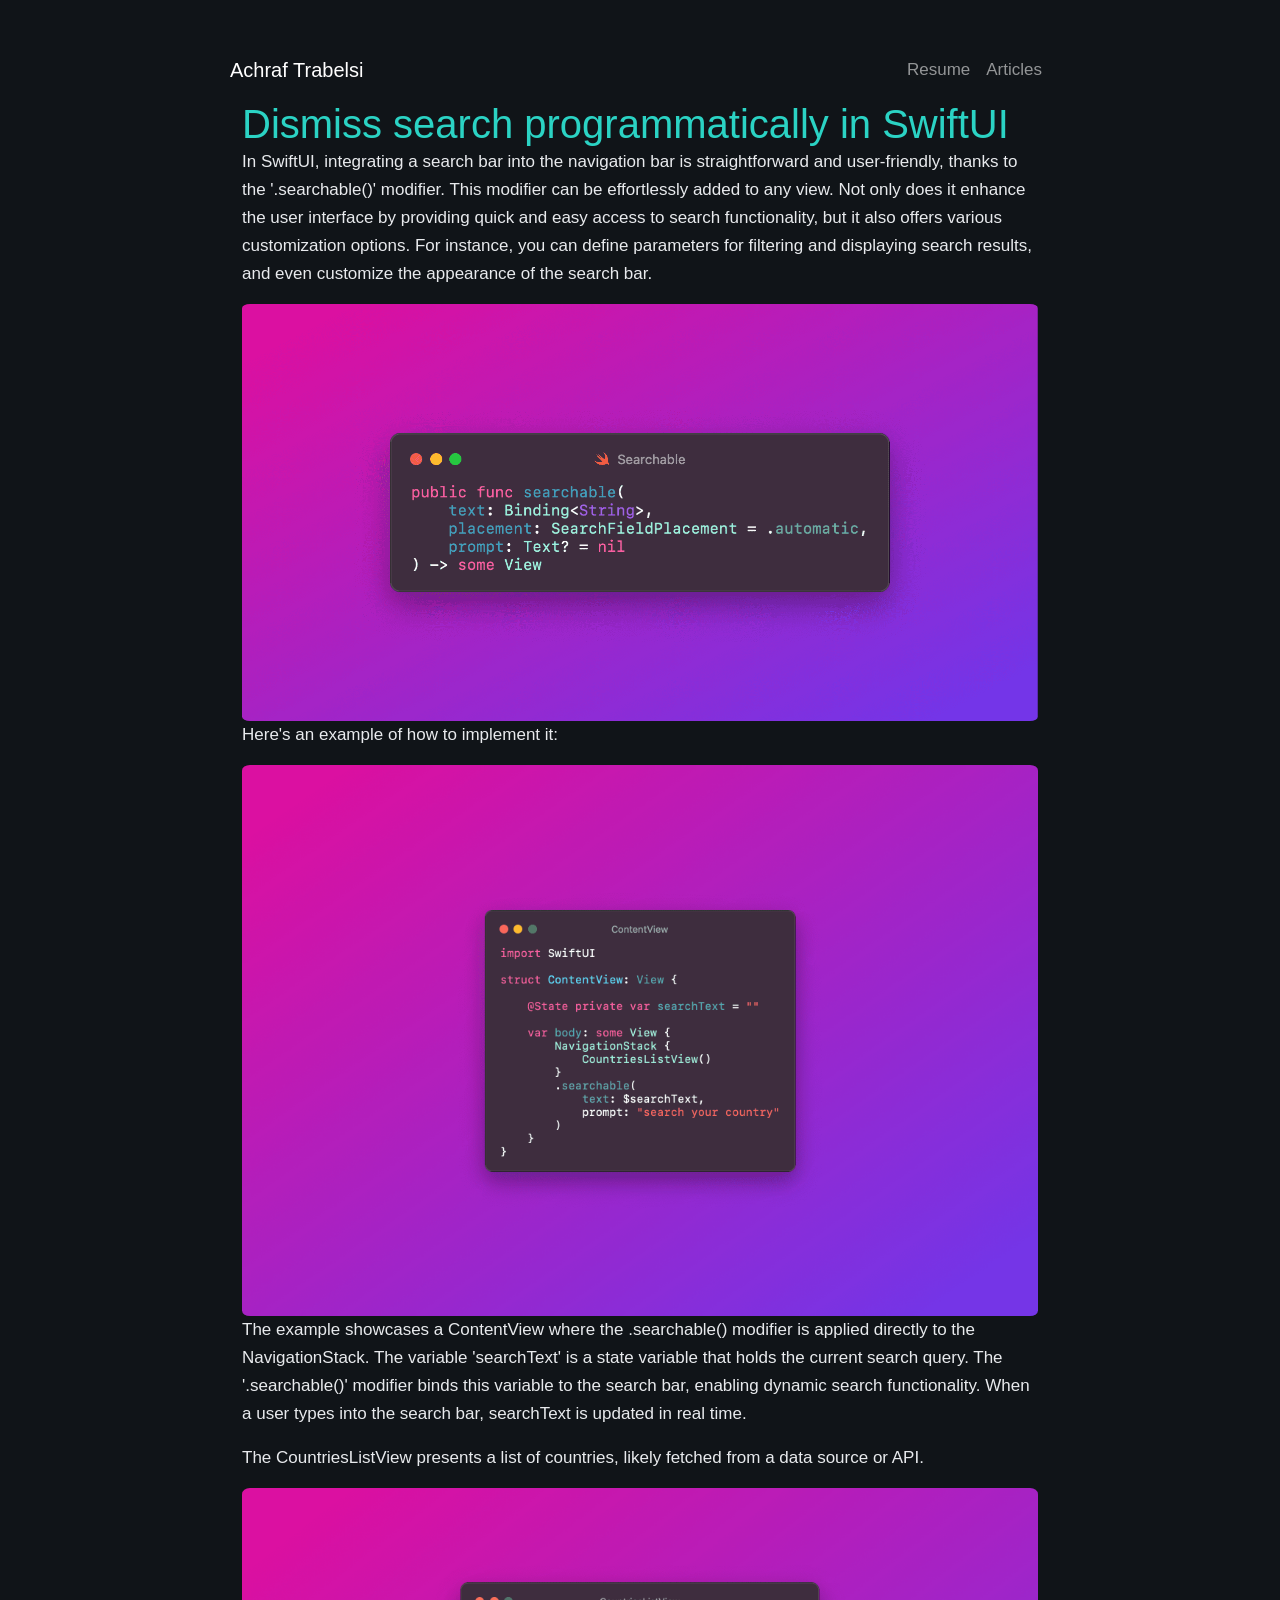
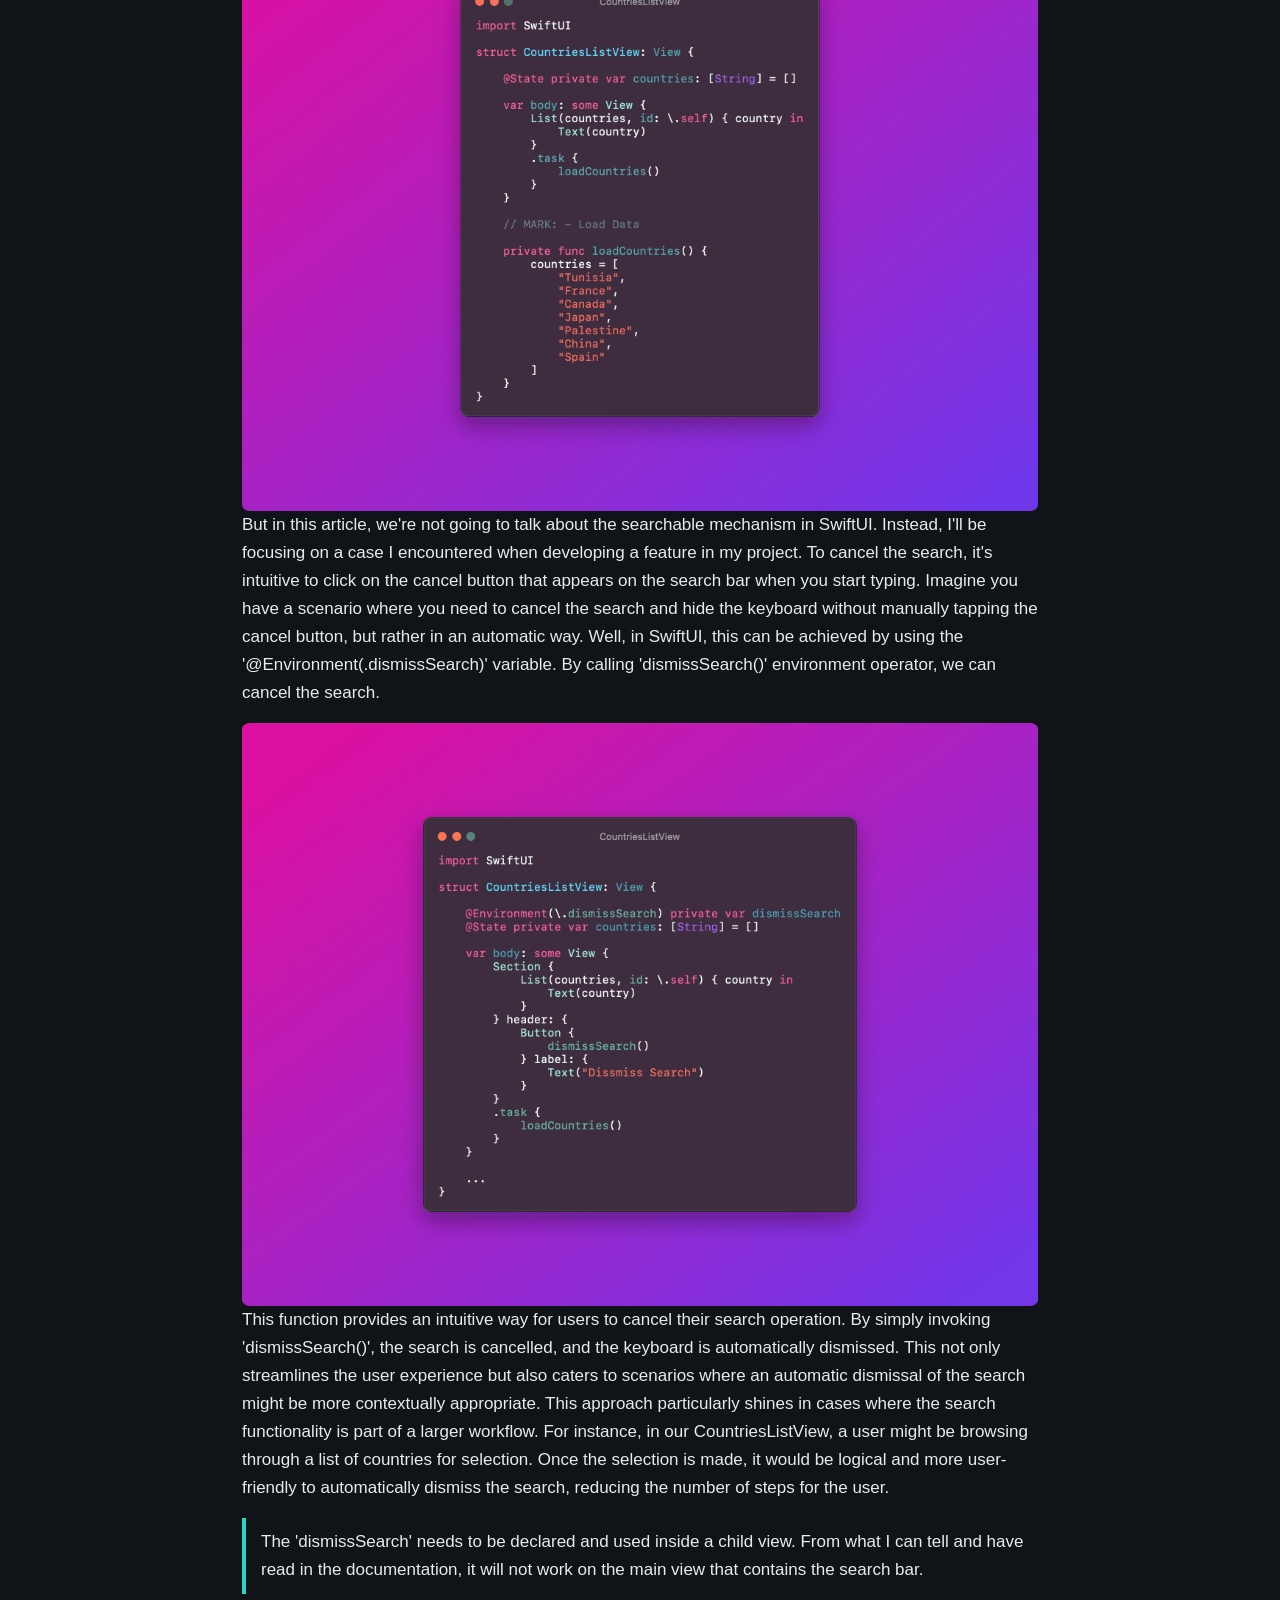
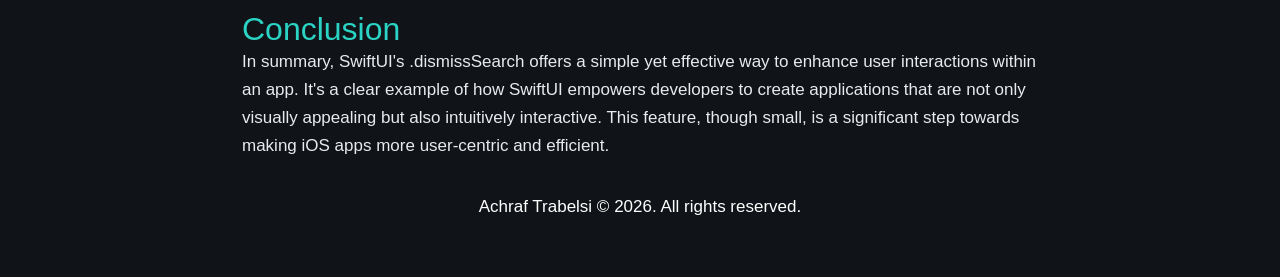
<file: articles/article1/article1.html>
<!DOCTYPE html>
<html lang="en">

<head>
    <meta charset="UTF-8">
    <meta http-equiv="X-UA-Compatible" content="IE=edge">
    <meta name="viewport" content="width=device-width, initial-scale=1, shrink-to-fit=no">
    <link href="https://cdn.jsdelivr.net/npm/bootstrap@5.0.2/dist/css/bootstrap.min.css" rel="stylesheet"
        integrity="sha384-EVSTQN3/azprG1Anm3QDgpJLIm9Nao0Yz1ztcQTwFspd3yD65VohhpuuCOmLASjC" crossorigin="anonymous">
    <link rel="stylesheet" href="../../css/style.css?v=5">
    <title>Achraf Trabelsi</title>
</head>

<body class="article-page">

    <nav class="navbar navbar-expand-lg navbar-dark">
        <a class="navbar-brand" href="../../index.html">Achraf Trabelsi</a>
        <button class="navbar-toggler" type="button" data-bs-toggle="collapse" data-bs-target="#navbarTogglerDemo01"
            aria-controls="navbarTogglerDemo01" aria-expanded="false" aria-label="Toggle navigation">
            <span class="navbar-toggler-icon"></span>
        </button>

        <div class="collapse navbar-collapse justify-content-end" id="navbarTogglerDemo01">
            <ul class="navbar-nav mr-auto">
                <li class="nav-item">
                    <a class="nav-link" href="../../files/CV_Achraf_Trabelsi_Resume_EN.pdf" download>Resume</a>
                </li>
                <li class="nav-item">
                    <a class="nav-link" href="../../articles.html">Articles</a>
                </li>
            </ul>
        </div>
    </nav>

    <!-- Main -->
    <main class="container" id="container">
        <div class="d-flex flex-column">
            <h1 id="article_title">Dismiss search programmatically in SwiftUI</h1>
            <p class="text-justify">
                In SwiftUI, integrating a search bar into the navigation bar is straightforward and user-friendly, thanks to the '.searchable()' modifier.
                This modifier can be effortlessly added to any view. 
                Not only does it enhance the user interface by providing quick and easy access to search functionality, but it also offers various customization options.
                For instance, you can define parameters for filtering and displaying search results, and even customize the appearance of the search bar. 
            </p>
            <code>
                <img src="resources/searchable.png" class="snippet_code" alt="searchable_code">    
            </code>

            <p class="text-justify">
                Here's an example of how to implement it: 
            </p>
            <code>
                <img src="resources/searchable_sample_code.png" class="snippet_code" alt="searchable_sample_code">
            </code>
            <p class="text-justify">
                The example showcases a ContentView where the .searchable() modifier is applied directly to the NavigationStack.
                The variable 'searchText' is a state variable that holds the current search query.
                The '.searchable()' modifier binds this variable to the search bar, enabling dynamic search functionality. 
                When a user types into the search bar, searchText is updated in real time.
            </p>

            <p class="text-justify">
                The CountriesListView presents a list of countries, likely fetched from a data source or API. 
            </p>
            <code>
                <img src="resources/countriesListView_code.png" class="snippet_code" alt="countriesListView_code">
            </code>

            <p class="text-justify">
                But in this article, we're not going to talk about the searchable mechanism in SwiftUI.
                Instead, I'll be focusing on a case I encountered when developing a feature in my project.
                To cancel the search, it's intuitive to click on the cancel button that appears on the search bar when you start typing.
                Imagine you have a scenario where you need to cancel the search and hide the keyboard without manually tapping the cancel button, but rather in an automatic way.
                Well, in SwiftUI, this can be achieved by using the '@Environment(.dismissSearch)' variable.
                By calling 'dismissSearch()' environment operator, we can cancel the search.
            </p>
            <code>
                <img src="resources/dismiss_search_code.png" class="snippet_code" alt="dismiss_search_code">
            </code>
            <p class="text-justify">
                This function provides an intuitive way for users to cancel their search operation.    
                By simply invoking 'dismissSearch()', the search is cancelled, and the keyboard is automatically dismissed.
                This not only streamlines the user experience but also caters to scenarios where an automatic dismissal of the search might be more contextually appropriate.       
                This approach particularly shines in cases where the search functionality is part of a larger workflow.
                For instance, in our CountriesListView, a user might be browsing through a list of countries for selection. 
                Once the selection is made, it would be logical and more user-friendly to automatically dismiss the search, reducing the number of steps for the user. 
            </p class="text-justify">

            <p class="important_topic">
                The 'dismissSearch' needs to be declared and used inside a child view. 
                From what I can tell and have read in the documentation, it will not work on the main view that contains the search bar.
            </p>

            <h2 id="article_conclusion">Conclusion</h2>
            <p>
                In summary, SwiftUI's .dismissSearch offers a simple yet effective way to enhance user interactions within an app. 
                It's a clear example of how SwiftUI empowers developers to create applications that are not only visually appealing but also intuitively interactive. 
                This feature, though small, is a significant step towards making iOS apps more user-centric and efficient.
            </p>
        </div>

        <!-- Footer -->
         <footer class="text-center text-white p-3 footer_article">
            Achraf Trabelsi © <span id="year"></span>. All rights reserved.
        </footer>
        <!-- Footer -->

    </main>
    <!-- Main -->

    <!-- JavaScript -->
    <script src="../../js/index.js"></script>

    <!-- Popper.js first, then Bootstrap JS -->
    <script src="https://cdn.jsdelivr.net/npm/@popperjs/core@2.9.2/dist/umd/popper.min.js"
        integrity="sha384-IQsoLXl5PILFhosVNubq5LC7Qb9DXgDA9i+tQ8Zj3iwWAwPtgFTxbJ8NT4GN1R8p"
        crossorigin="anonymous"></script>
    <script src="https://cdn.jsdelivr.net/npm/bootstrap@5.0.2/dist/js/bootstrap.min.js"
        integrity="sha384-cVKIPhGWiC2Al4u+LWgxfKTRIcfu0JTxR+EQDz/bgldoEyl4H0zUF0QKbrJ0EcQF"
        crossorigin="anonymous"></script>

</body>

</html>
</file>
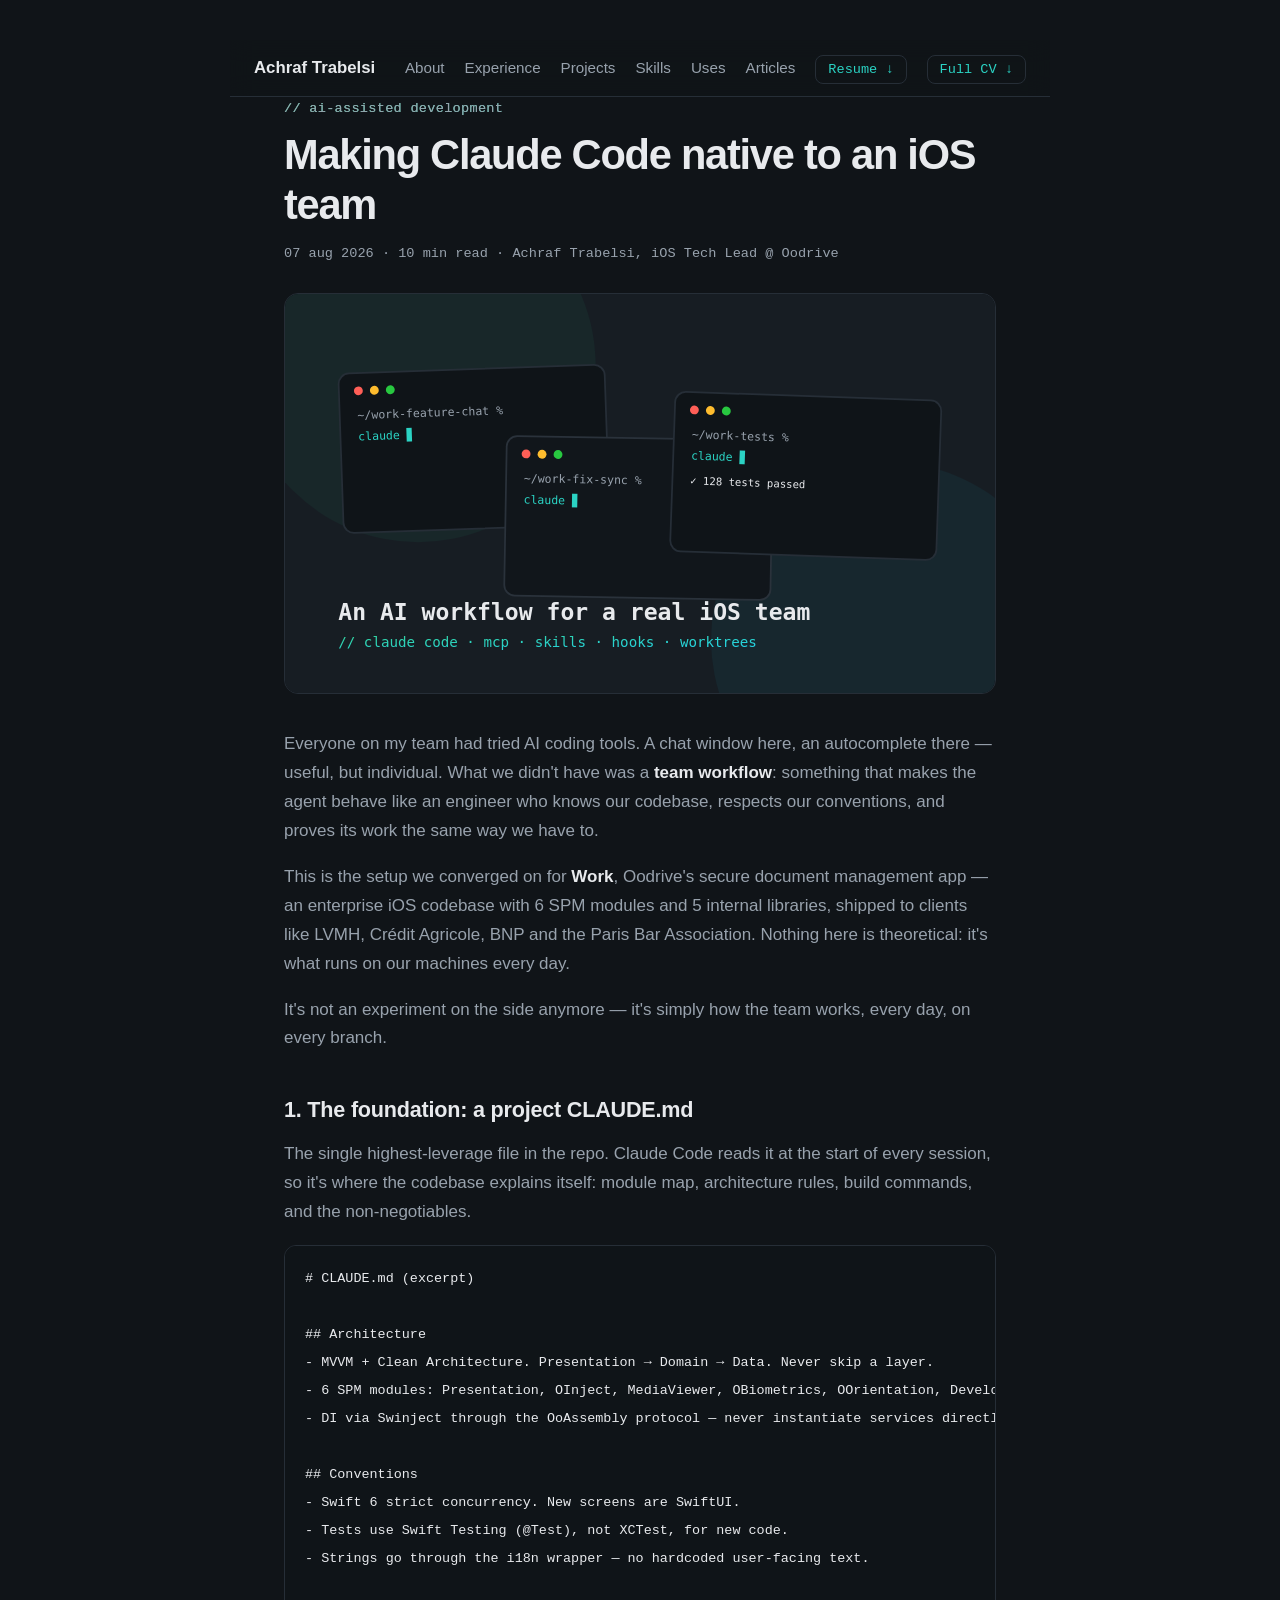
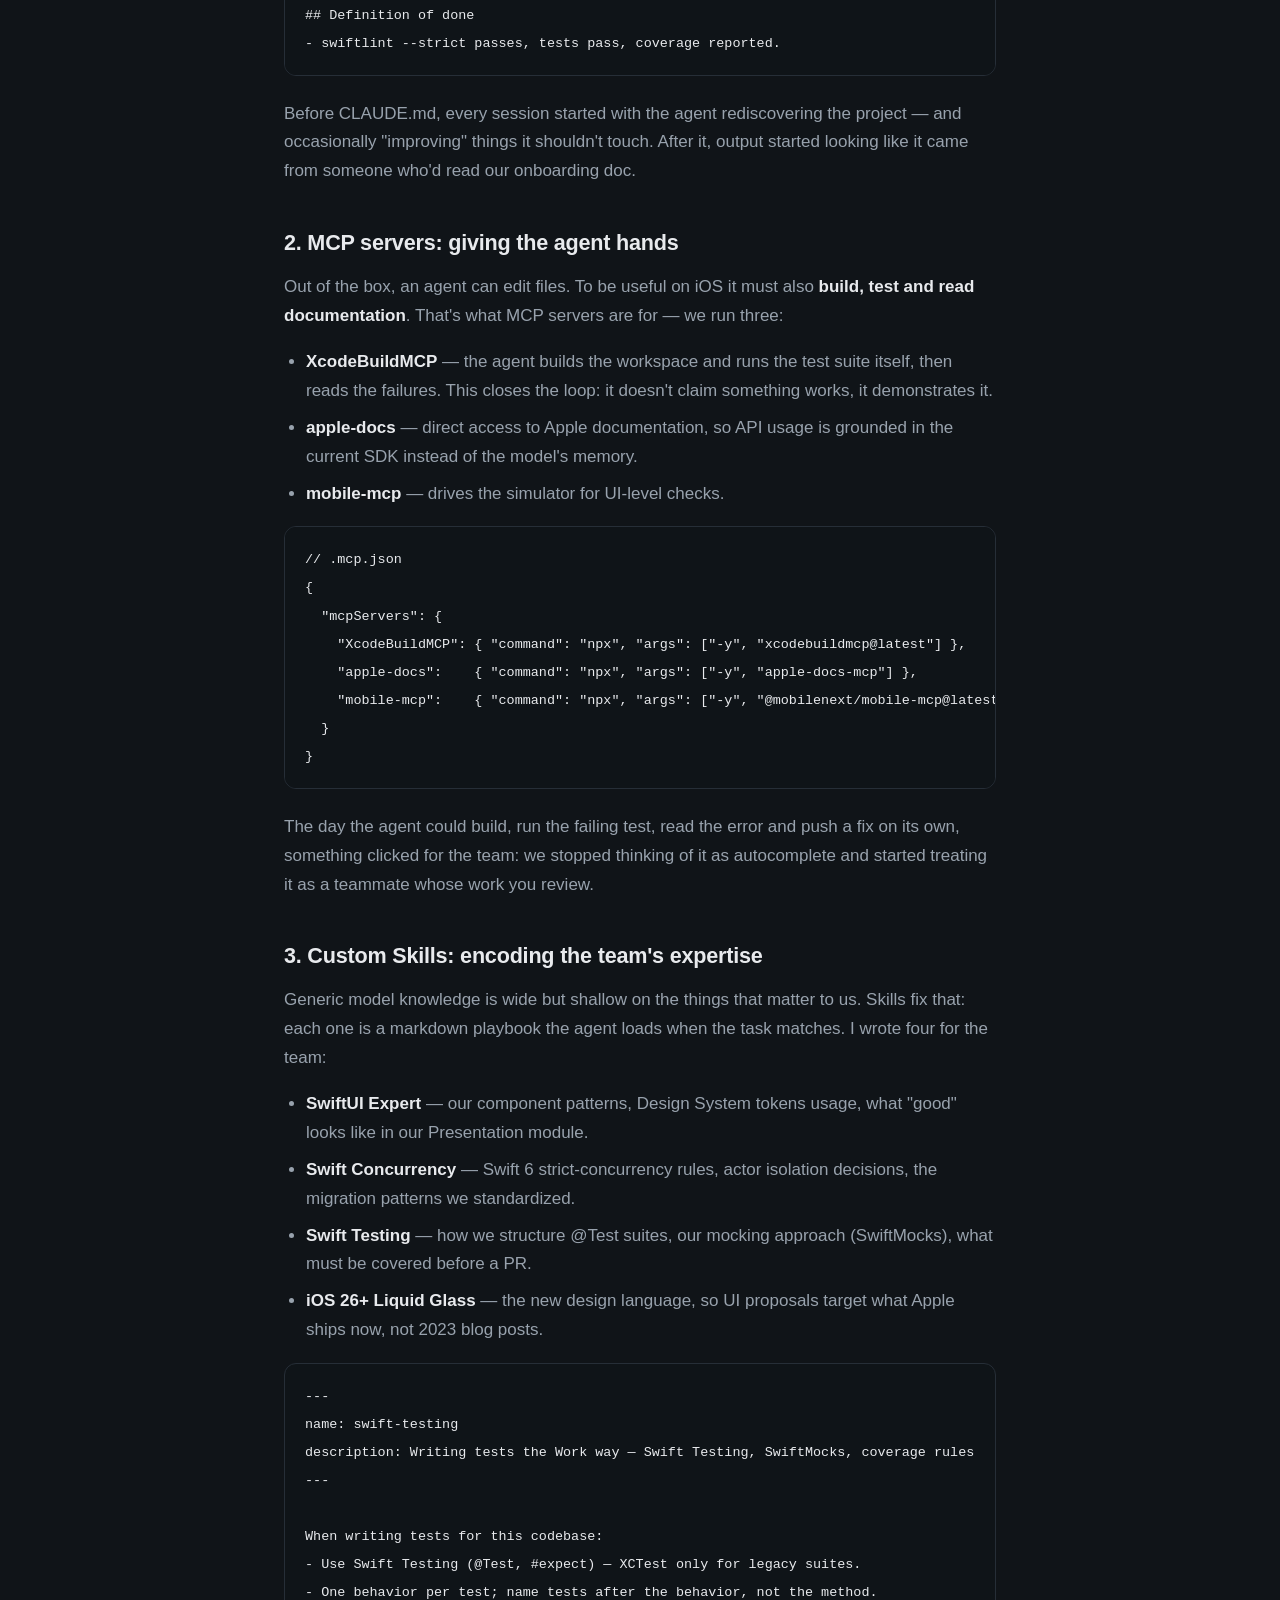
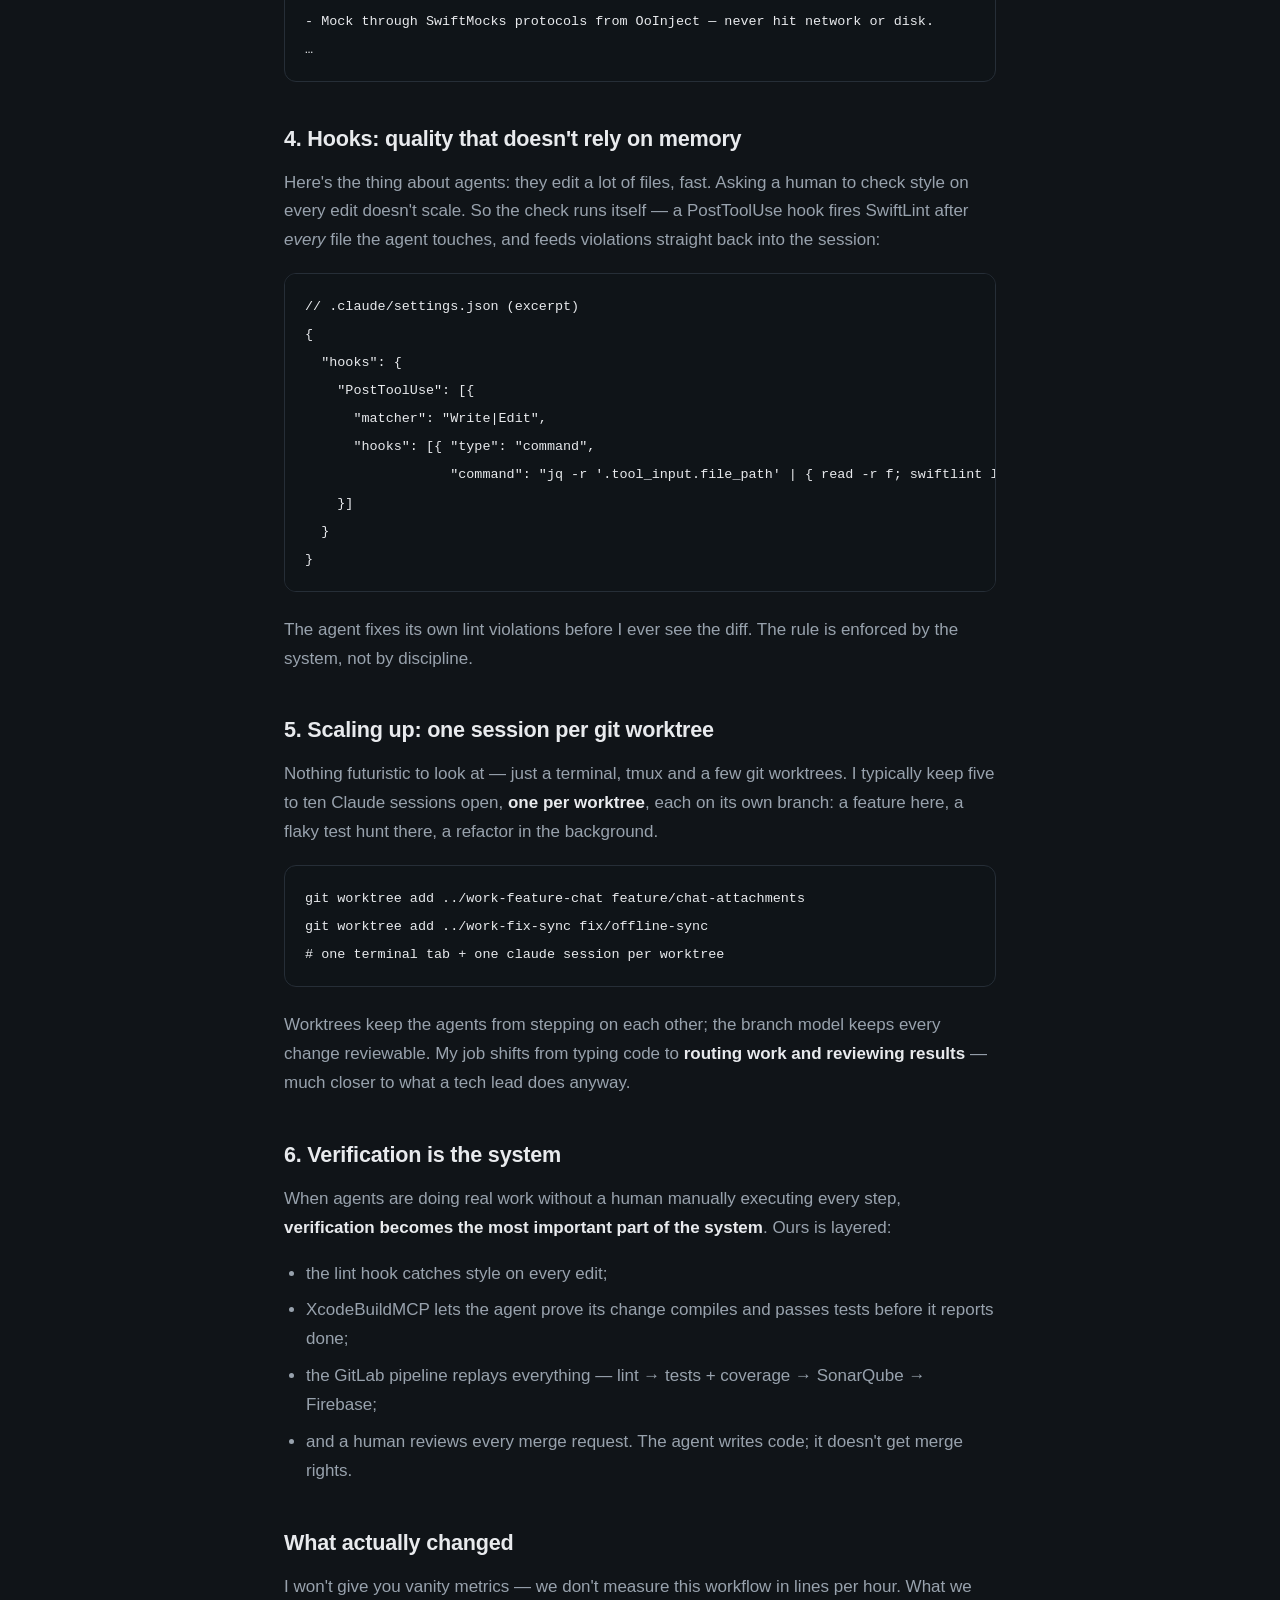
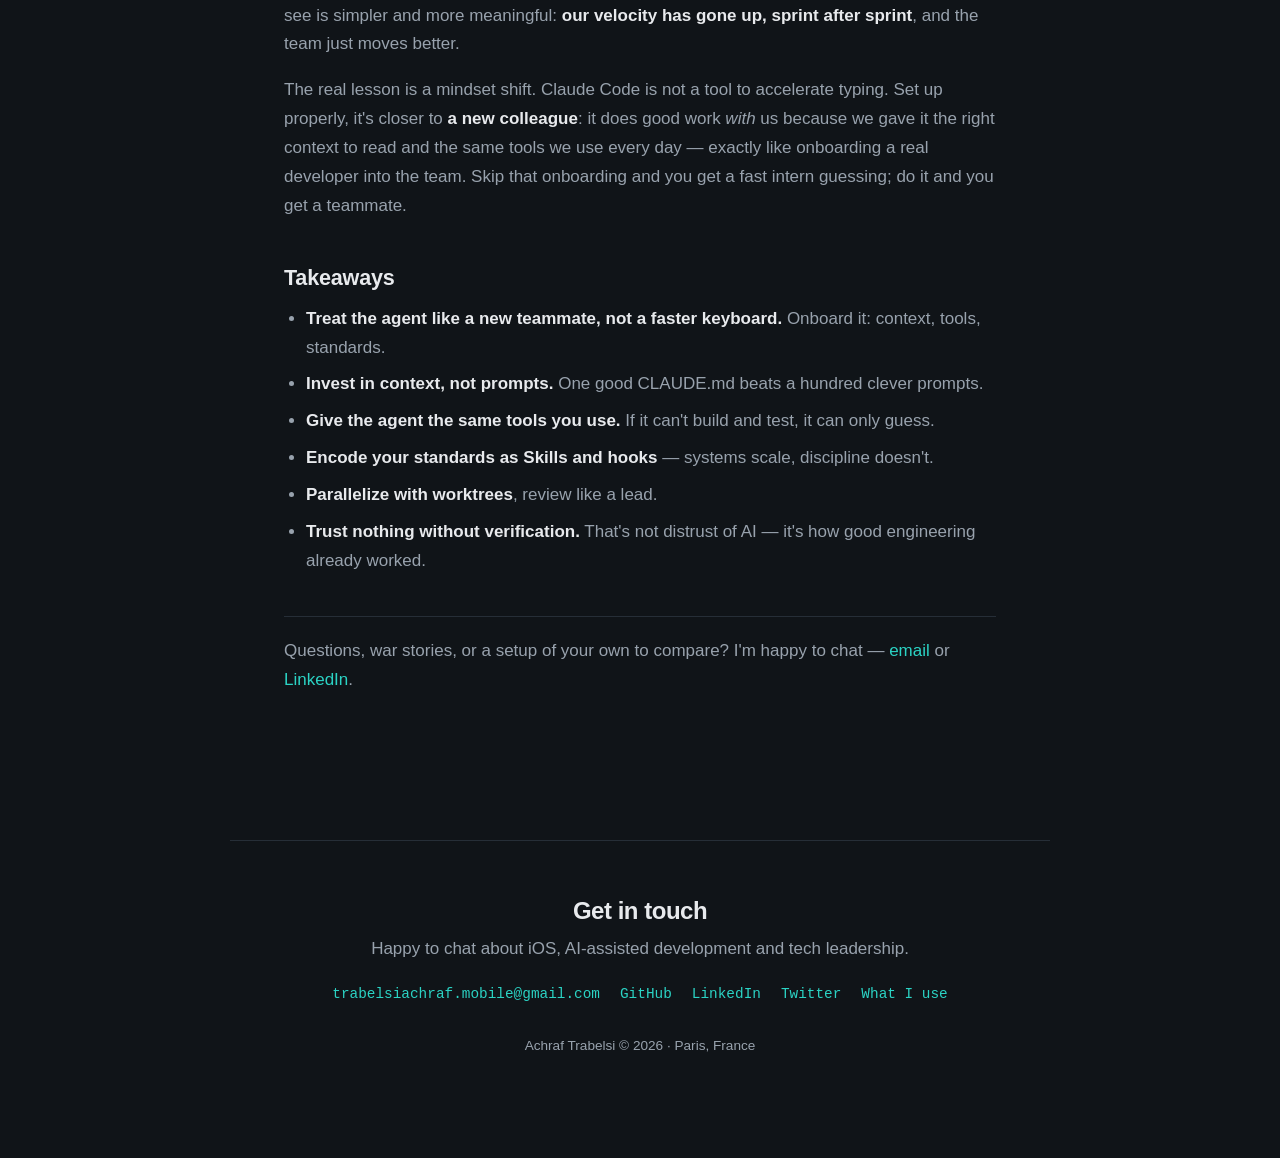
<file: articles/article2/article2.html>
<!DOCTYPE html>
<html lang="en">

<head>
    <meta charset="UTF-8">
    <meta name="viewport" content="width=device-width, initial-scale=1">
    <title>Making Claude Code native to an iOS team — Achraf Trabelsi</title>
    <meta name="description"
        content="How I built my team's AI workflow at Oodrive: project CLAUDE.md, MCP servers wired to Xcode, custom Claude Skills, lint hooks, parallel sessions per git worktree — and verification as the core of the system.">
    <meta property="og:type" content="article">
    <meta property="og:title" content="Making Claude Code native to an iOS team">
    <meta property="og:description"
        content="CLAUDE.md, MCP servers, custom Skills, hooks and git worktrees: the AI workflow of a real enterprise iOS team.">
    <meta property="og:url" content="https://trabelsiachraf.com/articles/article2/article2.html">
    <link rel="icon" type="image/png" href="../../assets/favicon.png">
    <link rel="apple-touch-icon" href="../../assets/apple-touch-icon.png">
    <link rel="stylesheet" href="../../css/style.css?v=5">
    <noscript><style>.reveal{opacity:1;transform:none}</style></noscript>
</head>

<body class="article-page">

    <nav class="site-nav" id="siteNav">
        <div class="nav-inner">
            <a class="nav-brand" href="../../index.html">Achraf Trabelsi</a>
            <button class="nav-toggle" type="button" aria-label="Toggle navigation" aria-expanded="false"
                aria-controls="navLinks">☰</button>
            <ul class="nav-links" id="navLinks">
                <li><a href="../../index.html#about">About</a></li>
                <li><a href="../../index.html#experience">Experience</a></li>
                <li><a href="../../index.html#projects">Projects</a></li>
                <li><a href="../../index.html#skills">Skills</a></li>
                <li><a href="../../uses.html">Uses</a></li>
                <li><a href="../../articles.html">Articles</a></li>
                <li><a class="nav-cta" href="../../files/CV_Achraf_Trabelsi_Resume_EN.pdf" download>Resume ↓</a></li>
                <li><a class="nav-cta" href="../../files/CV_Achraf_Trabelsi_Complete_EN.pdf" download>Full CV ↓</a></li>
            </ul>
        </div>
    </nav>

    <main class="post">
        <p class="eyebrow">// ai-assisted development</p>
        <h1 class="post-title">Making Claude Code native to an iOS team</h1>
        <p class="post-meta">07 aug 2026 · 10 min read · Achraf Trabelsi, iOS Tech Lead @ Oodrive</p>

        <img class="post-cover" src="resources/cover.svg" alt="Three terminals running parallel Claude sessions"
            width="800" height="450">

        <p>Everyone on my team had tried AI coding tools. A chat window here, an autocomplete there —
            useful, but individual. What we didn't have was a <strong>team workflow</strong>: something
            that makes the agent behave like an engineer who knows our codebase, respects our conventions,
            and proves its work the same way we have to.</p>

        <p>This is the setup we converged on for <strong>Work</strong>, Oodrive's secure document
            management app — an enterprise iOS codebase with 6 SPM modules and 5 internal libraries,
            shipped to clients like LVMH, Crédit Agricole, BNP and the Paris Bar Association. Nothing
            here is theoretical: it's what runs on our machines every day.</p>

        <p>It's not an experiment on the side anymore — it's simply how the team works, every day,
            on every branch.</p>

        <h2>1. The foundation: a project CLAUDE.md</h2>

        <p>The single highest-leverage file in the repo. Claude Code reads it at the start of every
            session, so it's where the codebase explains itself: module map, architecture rules,
            build commands, and the non-negotiables.</p>

        <pre><code># CLAUDE.md (excerpt)

## Architecture
- MVVM + Clean Architecture. Presentation → Domain → Data. Never skip a layer.
- 6 SPM modules: Presentation, OInject, MediaViewer, OBiometrics, OOrientation, DeveloperMode.
- DI via Swinject through the OoAssembly protocol — never instantiate services directly.

## Conventions
- Swift 6 strict concurrency. New screens are SwiftUI.
- Tests use Swift Testing (@Test), not XCTest, for new code.
- Strings go through the i18n wrapper — no hardcoded user-facing text.

## Definition of done
- swiftlint --strict passes, tests pass, coverage reported.</code></pre>

        <p>Before CLAUDE.md, every session started with the agent rediscovering the project — and
            occasionally "improving" things it shouldn't touch. After it, output started looking like
            it came from someone who'd read our onboarding doc.</p>

        <h2>2. MCP servers: giving the agent hands</h2>

        <p>Out of the box, an agent can edit files. To be useful on iOS it must also
            <strong>build, test and read documentation</strong>. That's what MCP servers are for —
            we run three:</p>

        <ul>
            <li><strong>XcodeBuildMCP</strong> — the agent builds the workspace and runs the test suite
                itself, then reads the failures. This closes the loop: it doesn't claim something works,
                it demonstrates it.</li>
            <li><strong>apple-docs</strong> — direct access to Apple documentation, so API usage is
                grounded in the current SDK instead of the model's memory.</li>
            <li><strong>mobile-mcp</strong> — drives the simulator for UI-level checks.</li>
        </ul>

        <pre><code>// .mcp.json
{
  "mcpServers": {
    "XcodeBuildMCP": { "command": "npx", "args": ["-y", "xcodebuildmcp@latest"] },
    "apple-docs":    { "command": "npx", "args": ["-y", "apple-docs-mcp"] },
    "mobile-mcp":    { "command": "npx", "args": ["-y", "@mobilenext/mobile-mcp@latest"] }
  }
}</code></pre>

        <p>The day the agent could build, run the failing test, read the error and push a fix on its
            own, something clicked for the team: we stopped thinking of it as autocomplete and started
            treating it as a teammate whose work you review.</p>

        <h2>3. Custom Skills: encoding the team's expertise</h2>

        <p>Generic model knowledge is wide but shallow on the things that matter to us. Skills fix
            that: each one is a markdown playbook the agent loads when the task matches. I wrote four
            for the team:</p>

        <ul>
            <li><strong>SwiftUI Expert</strong> — our component patterns, Design System tokens usage,
                what "good" looks like in our Presentation module.</li>
            <li><strong>Swift Concurrency</strong> — Swift 6 strict-concurrency rules, actor isolation
                decisions, the migration patterns we standardized.</li>
            <li><strong>Swift Testing</strong> — how we structure @Test suites, our mocking approach
                (SwiftMocks), what must be covered before a PR.</li>
            <li><strong>iOS 26+ Liquid Glass</strong> — the new design language, so UI proposals target
                what Apple ships now, not 2023 blog posts.</li>
        </ul>

        <pre><code>---
name: swift-testing
description: Writing tests the Work way — Swift Testing, SwiftMocks, coverage rules
---

When writing tests for this codebase:
- Use Swift Testing (@Test, #expect) — XCTest only for legacy suites.
- One behavior per test; name tests after the behavior, not the method.
- Mock through SwiftMocks protocols from OoInject — never hit network or disk.
…</code></pre>

        <h2>4. Hooks: quality that doesn't rely on memory</h2>

        <p>Here's the thing about agents: they edit a lot of files, fast. Asking a human to check
            style on every edit doesn't scale. So the check runs itself — a PostToolUse hook fires
            SwiftLint after <em>every</em> file the agent touches, and feeds violations straight back
            into the session:</p>

        <pre><code>// .claude/settings.json (excerpt)
{
  "hooks": {
    "PostToolUse": [{
      "matcher": "Write|Edit",
      "hooks": [{ "type": "command",
                  "command": "jq -r '.tool_input.file_path' | { read -r f; swiftlint lint --strict \"$f\"; }" }]
    }]
  }
}</code></pre>

        <p>The agent fixes its own lint violations before I ever see the diff. The rule is enforced
            by the system, not by discipline.</p>

        <h2>5. Scaling up: one session per git worktree</h2>

        <p>Nothing futuristic to look at — just a terminal, tmux and a few git worktrees. I typically
            keep five to ten Claude sessions open, <strong>one per worktree</strong>, each on its own
            branch: a feature here, a flaky test hunt there, a refactor in the background.</p>

        <pre><code>git worktree add ../work-feature-chat feature/chat-attachments
git worktree add ../work-fix-sync fix/offline-sync
# one terminal tab + one claude session per worktree</code></pre>

        <p>Worktrees keep the agents from stepping on each other; the branch model keeps every change
            reviewable. My job shifts from typing code to <strong>routing work and reviewing
            results</strong> — much closer to what a tech lead does anyway.</p>

        <h2>6. Verification is the system</h2>

        <p>When agents are doing real work without a human manually executing every step,
            <strong>verification becomes the most important part of the system</strong>. Ours is
            layered:</p>

        <ul>
            <li>the lint hook catches style on every edit;</li>
            <li>XcodeBuildMCP lets the agent prove its change compiles and passes tests before it
                reports done;</li>
            <li>the GitLab pipeline replays everything — lint → tests + coverage → SonarQube → Firebase;</li>
            <li>and a human reviews every merge request. The agent writes code; it doesn't get merge
                rights.</li>
        </ul>

        <h2>What actually changed</h2>

        <p>I won't give you vanity metrics — we don't measure this workflow in lines per hour. What we
            see is simpler and more meaningful: <strong>our velocity has gone up, sprint after
            sprint</strong>, and the team just moves better.</p>

        <p>The real lesson is a mindset shift. Claude Code is not a tool to accelerate typing.
            Set up properly, it's closer to <strong>a new colleague</strong>: it does good work
            <em>with</em> us because we gave it the right context to read and the same tools we use
            every day — exactly like onboarding a real developer into the team. Skip that onboarding
            and you get a fast intern guessing; do it and you get a teammate.</p>

        <h2>Takeaways</h2>

        <ul>
            <li><strong>Treat the agent like a new teammate, not a faster keyboard.</strong> Onboard
                it: context, tools, standards.</li>
            <li><strong>Invest in context, not prompts.</strong> One good CLAUDE.md beats a hundred
                clever prompts.</li>
            <li><strong>Give the agent the same tools you use.</strong> If it can't build and test,
                it can only guess.</li>
            <li><strong>Encode your standards as Skills and hooks</strong> — systems scale,
                discipline doesn't.</li>
            <li><strong>Parallelize with worktrees</strong>, review like a lead.</li>
            <li><strong>Trust nothing without verification.</strong> That's not distrust of AI —
                it's how good engineering already worked.</li>
        </ul>

        <p class="post-outro">Questions, war stories, or a setup of your own to compare? I'm happy to
            chat — <a href="mailto:trabelsiachraf.mobile@gmail.com">email</a> or
            <a href="https://www.linkedin.com/in/achraf-trabelsi-83148156/" target="_blank"
                rel="noopener">LinkedIn</a>.</p>
    </main>

    <footer class="site-footer" id="contact">
        <h2 class="footer-title">Get in touch</h2>
        <p>Happy to chat about iOS, AI-assisted development and tech leadership.</p>
        <div class="footer-links">
            <a href="mailto:trabelsiachraf.mobile@gmail.com">trabelsiachraf.mobile@gmail.com</a>
            <a href="https://github.com/TrabelsiAchraf" target="_blank" rel="noopener">GitHub</a>
            <a href="https://www.linkedin.com/in/achraf-trabelsi-83148156/" target="_blank" rel="noopener">LinkedIn</a>
            <a href="https://twitter.com/Tr_Achraf" target="_blank" rel="noopener">Twitter</a>
            <a href="../../uses.html">What I use</a>
        </div>
        <p class="footer-copy">Achraf Trabelsi © <span id="year"></span> · Paris, France</p>
    </footer>

    <script src="../../js/index.js?v=6"></script>
</body>

</html>
</file>
<file: css/style.css>
/* ============================================================
   Design tokens
   ============================================================ */
:root {
    --bg: #101418;
    --surface: #171D23;
    --surface-hover: #1D242C;
    --border: #262E37;
    --text: #E8EAED;
    --text-muted: #98A2AD;
    --accent: #2BD3C4;
    --accent-soft: rgba(43, 211, 196, 0.12);
    --accent-grad: linear-gradient(135deg, #34D399, #22D3EE);
    --sans: -apple-system, BlinkMacSystemFont, "SF Pro Text", "Segoe UI", Roboto, Helvetica, Arial, sans-serif;
    --mono: ui-monospace, "SF Mono", SFMono-Regular, Menlo, Consolas, monospace;
    --maxw: 1080px;
}

/* ============================================================
   Base
   ============================================================ */
* {
    box-sizing: border-box;
}

html {
    scroll-behavior: smooth;
    scroll-padding-top: 90px;
}

body {
    margin: 0;
    background-color: var(--bg);
    color: var(--text);
    font-family: var(--sans);
    font-size: 1.0625rem;
    line-height: 1.65;
    -webkit-font-smoothing: antialiased;
}

img {
    max-width: 100%;
    height: auto;
}

a {
    color: var(--accent);
    text-decoration: none;
}

a:hover {
    text-decoration: underline;
}

h1, h2, h3 {
    line-height: 1.2;
    margin: 0;
}

/* ============================================================
   Navbar
   ============================================================ */
.site-nav {
    position: sticky;
    top: 0;
    z-index: 100;
    background: rgba(16, 20, 24, 0.85);
    backdrop-filter: blur(12px);
    -webkit-backdrop-filter: blur(12px);
    border-bottom: 1px solid var(--border);
}

.nav-inner {
    max-width: var(--maxw);
    margin: 0 auto;
    padding: 14px 24px;
    display: flex;
    align-items: center;
    gap: 24px;
}

.nav-brand {
    font-weight: 700;
    font-size: 1.05rem;
    color: var(--text);
    margin-right: auto;
    white-space: nowrap;
}

.nav-brand:hover {
    text-decoration: none;
    color: var(--accent);
}

.nav-links {
    display: flex;
    align-items: center;
    gap: 20px;
    list-style: none;
    margin: 0;
    padding: 0;
}

.nav-links a {
    color: var(--text-muted);
    font-size: 0.95rem;
}

.nav-links a:hover {
    color: var(--text);
    text-decoration: none;
}

.nav-links a.nav-cta {
    color: var(--accent);
    font-family: var(--mono);
    font-size: 0.85rem;
    border: 1px solid var(--border);
    border-radius: 8px;
    padding: 6px 12px;
}

.nav-links a.nav-cta:hover {
    border-color: var(--accent);
    background: var(--accent-soft);
}

.nav-toggle {
    display: none;
    background: none;
    border: 1px solid var(--border);
    border-radius: 8px;
    color: var(--text);
    font-size: 1.2rem;
    line-height: 1;
    padding: 6px 10px;
    cursor: pointer;
}

/* ============================================================
   Layout
   ============================================================ */
main {
    max-width: var(--maxw);
    margin: 0 auto;
    padding: 0 24px;
}

.section {
    padding: 72px 0 8px;
}

.eyebrow {
    font-family: var(--mono);
    font-size: 0.85rem;
    background: var(--accent-grad);
    -webkit-background-clip: text;
    background-clip: text;
    color: transparent;
    letter-spacing: 0.02em;
    margin: 0 0 12px;
}

.section-title {
    font-size: 1.75rem;
    font-weight: 700;
    letter-spacing: -0.02em;
    margin-bottom: 32px;
}

/* ============================================================
   Hero
   ============================================================ */
.hero {
    display: flex;
    align-items: center;
    gap: 48px;
    padding: 88px 0 40px;
}

.hero-text {
    flex: 1;
}

.hero-title {
    font-size: clamp(2.4rem, 6vw, 3.6rem);
    font-weight: 800;
    letter-spacing: -0.03em;
    margin: 0 0 16px;
}

.hero-lede {
    font-size: 1.2rem;
    color: var(--text-muted);
    max-width: 620px;
    margin: 0 0 12px;
}

.hero-lede strong {
    color: var(--text);
    font-weight: 600;
}

.hero-actions {
    display: flex;
    flex-wrap: wrap;
    gap: 12px;
    margin-top: 28px;
}

.btn {
    display: inline-block;
    padding: 10px 18px;
    border-radius: 10px;
    font-size: 0.95rem;
    font-weight: 600;
    border: 1px solid var(--border);
    color: var(--text);
}

.btn:hover {
    text-decoration: none;
    border-color: var(--accent);
}

.btn-primary {
    background: var(--accent-grad);
    border-color: transparent;
    color: #0B1416;
}

.btn-primary:hover {
    filter: brightness(1.1);
}

.btn-ghost:hover {
    background: var(--surface);
}

.hero-avatar {
    width: 190px;
    height: 190px;
    border-radius: 50%;
    border: 1px solid var(--border);
    flex-shrink: 0;
}

/* ============================================================
   Highlights (stats + badges)
   ============================================================ */
.stats {
    display: grid;
    grid-template-columns: repeat(4, 1fr);
    gap: 1px;
    background: var(--border);
    border: 1px solid var(--border);
    border-radius: 14px;
    overflow: hidden;
}

.stat {
    background: var(--surface);
    padding: 22px 20px;
}

.stat-value {
    font-family: var(--mono);
    font-size: 1.6rem;
    font-weight: 700;
    background: var(--accent-grad);
    -webkit-background-clip: text;
    background-clip: text;
    color: transparent;
    white-space: nowrap;
}

/* Textual stat values (client names) fit on one line at a smaller size */
.stat-value-text {
    font-size: 1.15rem;
    line-height: 2.2;
}

.stat-label {
    color: var(--text-muted);
    font-size: 0.9rem;
    margin-top: 4px;
}

.badges {
    display: flex;
    flex-wrap: wrap;
    gap: 12px;
    margin-top: 20px;
}

.badge {
    font-size: 0.9rem;
    color: var(--text-muted);
    border: 1px solid var(--border);
    border-radius: 999px;
    padding: 8px 16px;
}

.badge strong {
    color: var(--text);
}

/* ============================================================
   Experience timeline
   ============================================================ */
.timeline {
    list-style: none;
    margin: 0;
    padding: 0;
    border-left: 1px solid var(--border);
}

.timeline-item {
    position: relative;
    padding: 0 0 44px 32px;
}

.timeline-item::before {
    content: "";
    position: absolute;
    left: -7px;
    top: 8px;
    width: 13px;
    height: 13px;
    border-radius: 50%;
    background: var(--accent-grad);
}

.timeline-role {
    font-size: 1.15rem;
    font-weight: 700;
}

.timeline-meta {
    font-family: var(--mono);
    font-size: 0.82rem;
    color: var(--text-muted);
    margin: 4px 0 12px;
}

.timeline-body {
    color: var(--text-muted);
    margin: 0 0 12px;
    padding-left: 20px;
}

.timeline-body li {
    margin-bottom: 6px;
}

.timeline-body strong {
    color: var(--text);
    font-weight: 600;
}

/* ============================================================
   Tags & pills (mono metadata)
   ============================================================ */
.tags {
    display: flex;
    flex-wrap: wrap;
    gap: 8px;
}

.tag {
    font-family: var(--mono);
    font-size: 0.75rem;
    color: var(--text-muted);
    background: var(--surface);
    border: 1px solid var(--border);
    border-radius: 6px;
    padding: 3px 9px;
}

.pills {
    display: flex;
    flex-wrap: wrap;
    gap: 8px;
    margin: 0;
    padding: 0;
    list-style: none;
}

.pill {
    font-family: var(--mono);
    font-size: 0.8rem;
    color: var(--text);
    background: var(--bg);
    border: 1px solid var(--border);
    border-radius: 999px;
    padding: 5px 13px;
}

/* ============================================================
   Projects — App Store style cards
   ============================================================ */
.projects-grid {
    display: grid;
    grid-template-columns: repeat(auto-fill, minmax(min(310px, 100%), 1fr));
    gap: 20px;
}

.project-card {
    background: var(--surface);
    border: 1px solid var(--border);
    border-radius: 16px;
    padding: 24px;
    display: flex;
    flex-direction: column;
    gap: 14px;
    transition: transform 0.2s ease, border-color 0.2s ease;
}

.project-card:hover {
    transform: translateY(-3px);
    border-color: #3A444F;
    background: var(--surface-hover);
}

.app-icon {
    width: 56px;
    height: 56px;
    border-radius: 27%;
    display: flex;
    align-items: center;
    justify-content: center;
    font-family: var(--mono);
    font-size: 1.15rem;
    font-weight: 700;
    color: #fff;
    text-shadow: 0 1px 2px rgba(0, 0, 0, 0.25);
}

img.app-icon {
    object-fit: cover;
    border: 1px solid var(--border);
}

.card-head {
    display: flex;
    flex-wrap: wrap;
    align-items: flex-start;
    justify-content: flex-end;
    gap: 8px;
}

.card-head .app-icon {
    margin-right: auto;
}

.store-link {
    font-family: var(--mono);
    font-size: 0.78rem;
    color: var(--accent);
    border: 1px solid var(--border);
    border-radius: 999px;
    padding: 5px 12px;
    white-space: nowrap;
}

.store-link:hover {
    text-decoration: none;
    border-color: var(--accent);
    background: var(--accent-soft);
}

.project-name {
    font-size: 1.1rem;
    font-weight: 700;
}

.project-name small {
    display: block;
    font-family: var(--mono);
    font-size: 0.75rem;
    font-weight: 400;
    color: var(--text-muted);
    margin-top: 3px;
}

.project-desc {
    color: var(--text-muted);
    font-size: 0.95rem;
    margin: 0;
    flex-grow: 1;
}

.project-desc strong {
    color: var(--text);
    font-weight: 600;
}

/* ============================================================
   Book feature (3D tilt)
   ============================================================ */
.book-feature {
    display: flex;
    align-items: center;
    gap: 56px;
    background: var(--surface);
    border: 1px solid var(--border);
    border-radius: 16px;
    padding: 40px 44px;
}

.book-stage {
    perspective: 1000px;
    flex-shrink: 0;
    padding: 10px 26px 10px 6px;
}

.book {
    position: relative;
    width: 230px;
    transform-style: preserve-3d;
    transform: rotateY(-24deg) rotateX(4deg);
    transition: transform 0.6s cubic-bezier(0.22, 1, 0.36, 1);
}

/* Gentle straighten + lift when hovering anywhere on the card */
.book-feature:hover .book {
    transform: rotateY(-9deg) rotateX(2deg) scale(1.05);
}

.book img {
    display: block;
    width: 100%;
    height: auto;
    border-radius: 3px 10px 10px 3px;
    box-shadow: -24px 28px 44px rgba(0, 0, 0, 0.55);
}

/* Page block on the right edge */
.book::after {
    content: "";
    position: absolute;
    top: 1.5%;
    right: -20px;
    width: 20px;
    height: 97%;
    background: linear-gradient(90deg, #E8E4DA, #CFCabc 40%, #B9B4A6);
    transform: rotateY(72deg) translateX(-5px);
    transform-origin: left;
    border-radius: 0 3px 3px 0;
}

.book-text {
    min-width: 0;
}

.book-title {
    font-size: 1.5rem;
    font-weight: 700;
    letter-spacing: -0.02em;
    margin-bottom: 6px;
}

.book-meta {
    font-family: var(--mono);
    font-size: 0.85rem;
    color: var(--text-muted);
    margin: 0 0 16px;
}

.book-text p {
    color: var(--text-muted);
    margin: 0 0 14px;
}

.book-text p strong {
    color: var(--text);
}

@media (max-width: 760px) {
    .book-feature {
        flex-direction: column;
        gap: 36px;
        padding: 32px 24px;
        text-align: left;
    }

    .book {
        width: 180px;
    }
}

@media (prefers-reduced-motion: reduce) {
    .book {
        transition: none;
    }

    .book-feature:hover .book {
        transform: rotateY(-24deg) rotateX(4deg);
    }
}

/* ============================================================
   Skills
   ============================================================ */
.skills-grid {
    display: grid;
    grid-template-columns: repeat(auto-fill, minmax(min(310px, 100%), 1fr));
    gap: 20px;
}

.skill-group {
    background: var(--surface);
    border: 1px solid var(--border);
    border-radius: 16px;
    padding: 24px;
}

.skill-group-featured {
    border: 1px solid transparent;
    background:
        linear-gradient(180deg, var(--accent-soft), var(--surface) 60%) padding-box,
        linear-gradient(var(--surface), var(--surface)) padding-box,
        var(--accent-grad) border-box;
    grid-column: 1 / -1;
}

.skill-group-title {
    font-size: 1rem;
    font-weight: 700;
    margin-bottom: 14px;
}

.skill-group-title .eyebrow {
    display: block;
    margin-bottom: 4px;
}

.uses-cta {
    display: inline-block;
    margin-top: 16px;
}

/* ============================================================
   Footer / contact
   ============================================================ */
.site-footer {
    margin-top: 88px;
    border-top: 1px solid var(--border);
    padding: 56px 24px 40px;
    text-align: center;
}

.footer-title {
    font-size: 1.5rem;
    font-weight: 700;
    letter-spacing: -0.02em;
    margin-bottom: 10px;
}

.site-footer p {
    color: var(--text-muted);
    max-width: 540px;
    margin: 0 auto 20px;
}

.footer-links {
    display: flex;
    justify-content: center;
    flex-wrap: wrap;
    gap: 20px;
    margin-bottom: 28px;
}

.footer-links a {
    font-family: var(--mono);
    font-size: 0.9rem;
}

.footer-copy {
    font-size: 0.85rem;
    color: var(--text-muted);
}

/* ============================================================
   Articles page
   ============================================================ */
.articles-grid {
    display: grid;
    grid-template-columns: repeat(auto-fill, minmax(min(310px, 100%), 1fr));
    gap: 20px;
    padding-bottom: 40px;
}

.article-card {
    display: block;
    background: var(--surface);
    border: 1px solid var(--border);
    border-radius: 16px;
    padding: 24px;
    color: var(--text);
    transition: transform 0.2s ease, border-color 0.2s ease;
}

.article-card:hover {
    text-decoration: none;
    transform: translateY(-3px);
    border-color: #3A444F;
    background: var(--surface-hover);
}

.article-cover {
    display: block;
    width: 100%;
    height: auto;
    border-radius: 10px;
    border: 1px solid var(--border);
    margin-bottom: 16px;
}

.article-title {
    font-size: 1.1rem;
    font-weight: 700;
    margin-bottom: 8px;
}

.article-date {
    font-family: var(--mono);
    font-size: 0.8rem;
    color: var(--text-muted);
}

/* ============================================================
   Uses page
   ============================================================ */
.uses-intro {
    color: var(--text-muted);
    max-width: 620px;
    margin: -16px 0 32px;
}

.uses-quote {
    font-family: var(--mono);
    font-size: 0.95rem;
    color: var(--text);
    border-left: 3px solid;
    border-image: var(--accent-grad) 1;
    padding: 10px 0 10px 20px;
    margin: 0 0 36px;
    max-width: 640px;
}

.uses-quote.in-card {
    font-size: 0.9rem;
    margin: 20px 0 2px;
}

.uses-group {
    background: var(--surface);
    border: 1px solid var(--border);
    border-radius: 16px;
    padding: 24px;
}

.uses-featured {
    border: 1px solid transparent;
    background:
        linear-gradient(180deg, var(--accent-soft), var(--surface) 60%) padding-box,
        linear-gradient(var(--surface), var(--surface)) padding-box,
        var(--accent-grad) border-box;
    margin-bottom: 20px;
}

.uses-columns {
    display: grid;
    grid-template-columns: repeat(auto-fill, minmax(min(310px, 100%), 1fr));
    gap: 20px;
}

.uses-group-title {
    font-size: 1rem;
    font-weight: 700;
    margin-bottom: 14px;
}

.uses-group-title .eyebrow {
    display: block;
    margin-bottom: 4px;
}

.uses-list {
    list-style: none;
    margin: 0;
    padding: 0;
}

.uses-list li {
    color: var(--text-muted);
    font-size: 0.95rem;
    padding: 8px 0;
    border-bottom: 1px solid var(--border);
}

.uses-list li:last-child {
    border-bottom: none;
}

.uses-list strong {
    color: var(--text);
    font-weight: 600;
}

/* ============================================================
   Post (modern article pages)
   ============================================================ */
.post {
    max-width: 760px;
    padding-bottom: 40px;
}

.post-title {
    font-size: clamp(1.9rem, 4.5vw, 2.6rem);
    font-weight: 800;
    letter-spacing: -0.03em;
    margin: 0 0 12px;
}

.post-meta {
    font-family: var(--mono);
    font-size: 0.85rem;
    color: var(--text-muted);
    margin: 0 0 28px;
}

.post-cover {
    display: block;
    width: 100%;
    height: auto;
    border-radius: 14px;
    border: 1px solid var(--border);
    margin-bottom: 36px;
}

.post h2 {
    font-size: 1.35rem;
    font-weight: 700;
    letter-spacing: -0.01em;
    margin: 44px 0 14px;
}

.post p,
.post li {
    color: var(--text-muted);
    line-height: 1.7;
}

.post p strong,
.post li strong {
    color: var(--text);
}

.post ul {
    padding-left: 22px;
    margin: 0 0 18px;
}

.post li {
    margin-bottom: 8px;
}

.post pre {
    background: #0F1418;
    border: 1px solid var(--border);
    border-radius: 12px;
    padding: 18px 20px;
    overflow-x: auto;
    margin: 18px 0 24px;
}

.post code {
    font-family: var(--mono);
    font-size: 0.84rem;
    color: var(--text);
    line-height: 1.6;
}

.post .eyebrow {
    margin-bottom: 10px;
}

.post-outro {
    border-top: 1px solid var(--border);
    padding-top: 20px;
    margin-top: 40px;
}

.draft-note {
    font-family: var(--mono);
    font-size: 0.85rem;
    color: #FFB4A8;
    background: rgba(240, 81, 56, 0.08);
    border: 1px dashed #F05138;
    border-radius: 10px;
    padding: 12px 16px;
    margin: 20px 0;
}

/* ============================================================
   Scroll reveal
   ============================================================ */
.reveal {
    opacity: 0;
    transform: translateY(16px);
    transition: opacity 0.5s ease, transform 0.5s ease;
}

.reveal.visible {
    opacity: 1;
    transform: none;
}

@media (prefers-reduced-motion: reduce) {
    html {
        scroll-behavior: auto;
    }

    .reveal {
        opacity: 1;
        transform: none;
        transition: none;
    }

    .project-card,
    .article-card {
        transition: none;
    }
}

/* ============================================================
   Accessibility
   ============================================================ */
a:focus-visible, button:focus-visible {
    outline: 2px solid var(--accent);
    outline-offset: 2px;
}

/* ============================================================
   Responsive
   ============================================================ */
@media (max-width: 900px) {
    .stats {
        grid-template-columns: repeat(2, 1fr);
    }
}

@media (max-width: 480px) {
    .stats {
        grid-template-columns: 1fr;
    }
}

@media (max-width: 760px) {
    .hero {
        flex-direction: column-reverse;
        text-align: left;
        gap: 28px;
        padding-top: 48px;
    }

    .hero-avatar {
        width: 130px;
        height: 130px;
    }

    .nav-toggle {
        display: block;
    }

    .nav-links {
        display: none;
        position: absolute;
        top: 100%;
        left: 0;
        right: 0;
        flex-direction: column;
        align-items: flex-start;
        gap: 4px;
        background: var(--bg);
        border-bottom: 1px solid var(--border);
        padding: 12px 24px 18px;
    }

    .nav-links li {
        width: 100%;
    }

    .nav-links a {
        display: block;
        padding: 8px 0;
    }

    .nav-links a.nav-cta {
        display: inline-block;
        margin-top: 6px;
    }

    .site-nav.nav-open .nav-links {
        display: flex;
    }
}

/* ============================================================
   Article pages (legacy)
   ============================================================ */
body.article-page {
    padding: 40px;
    max-width: 900px;
    margin: 0 auto;
}

.snippet_code {
    border-radius: 1%;
    width: 100%;
}

#article_title,
#article_conclusion {
    color: var(--accent);
}

.important_topic {
    position: relative;
    padding: 10px 10px 10px 15px;
    border-top-right-radius: 7px;
    border-bottom-right-radius: 7px;
    border-left: 4px solid var(--accent);
}

.footer_article {
    position: relative;
    bottom: 0;
    left: 0;
}

/* ============================================================
   Stats page
   ============================================================ */
.stats-intro {
    color: var(--text-muted);
    max-width: 680px;
}

.stats-section-title {
    font-size: 1.05rem;
    letter-spacing: 0.04em;
    text-transform: uppercase;
    color: var(--text-muted);
    margin: 48px 0 0;
}

/* --- Info dot + toast ------------------------------------- */
.info-dot {
    display: inline-flex;
    align-items: center;
    justify-content: center;
    width: 15px;
    height: 15px;
    padding: 0;
    flex: 0 0 auto;
    border: 1px solid var(--border);
    border-radius: 50%;
    background: transparent;
    color: var(--text-muted);
    font: 600 0.62rem/1 var(--mono);
    font-style: italic;
    cursor: pointer;
    vertical-align: 1px;
    transition: color 0.15s ease, border-color 0.15s ease, background 0.15s ease;
}

.info-dot:hover,
.info-dot:focus-visible {
    color: var(--accent);
    border-color: var(--accent);
    background: var(--accent-soft);
}

.info-dot-inline {
    cursor: default;
}

.stats-toast {
    position: fixed;
    left: 50%;
    bottom: 24px;
    z-index: 200;
    width: min(520px, calc(100vw - 32px));
    display: grid;
    grid-template-columns: 1fr auto;
    gap: 2px 12px;
    padding: 14px 16px;
    background: var(--surface-hover);
    border: 1px solid var(--accent);
    border-radius: 12px;
    box-shadow: 0 12px 32px rgba(0, 0, 0, 0.45);
    opacity: 0;
    transform: translate(-50%, 12px);
    transition: opacity 0.2s ease, transform 0.2s ease;
}

.stats-toast.visible {
    opacity: 1;
    transform: translate(-50%, 0);
}

.stats-toast .toast-term {
    color: var(--accent);
    font-size: 0.9rem;
}

.stats-toast .toast-text {
    grid-column: 1;
    color: var(--text);
    font-size: 0.85rem;
    line-height: 1.5;
}

.toast-close {
    grid-column: 2;
    grid-row: 1 / span 2;
    align-self: start;
    padding: 0;
    width: 24px;
    height: 24px;
    border: 0;
    border-radius: 6px;
    background: transparent;
    color: var(--text-muted);
    cursor: pointer;
}

.toast-close:hover {
    color: var(--text);
    background: var(--border);
}

.stats-updated {
    display: block;
    margin-top: 12px;
    color: var(--text-muted);
    font-family: var(--mono);
    font-size: 0.78rem;
}

.stats-updated[hidden] {
    display: none;
}

/* --- Metric tiles ------------------------------------------ */
.metric {
    display: flex;
    flex-direction: column;
    gap: 2px;
    padding: 12px 14px;
    background: var(--bg);
    border: 1px solid var(--border);
    border-radius: 12px;
}

.metric-value {
    font-size: 1.5rem;
    font-weight: 700;
    line-height: 1.15;
    font-variant-numeric: tabular-nums;
}

.metric.is-up .metric-value {
    color: var(--accent);
}

.metric.is-down .metric-value {
    color: #F08C7A;
}

.metric.is-flat .metric-value {
    color: var(--text-muted);
}

.metric-label {
    display: inline-flex;
    align-items: center;
    gap: 5px;
    color: var(--text-muted);
    font-size: 0.75rem;
    line-height: 1.35;
}

/* --- Bars --------------------------------------------------- */
.stat-subtitle {
    display: inline-flex;
    align-items: center;
    gap: 6px;
    margin-top: 20px;
    color: var(--text-muted);
    font-size: 0.72rem;
    letter-spacing: 0.08em;
    text-transform: uppercase;
}

.bar-list {
    list-style: none;
    margin: 10px 0 0;
    padding: 0;
    display: grid;
    gap: 9px;
}

.bar-head {
    display: flex;
    align-items: baseline;
    justify-content: space-between;
    gap: 12px;
    font-size: 0.82rem;
}

.bar-name {
    overflow: hidden;
    text-overflow: ellipsis;
    white-space: nowrap;
}

.bar-flag {
    font-size: 0.95rem;
}

.bar-value {
    flex: 0 0 auto;
    color: var(--text-muted);
    font-family: var(--mono);
    font-size: 0.76rem;
    font-variant-numeric: tabular-nums;
}

.bar-track {
    height: 4px;
    margin-top: 4px;
    border-radius: 2px;
    background: var(--border);
    overflow: hidden;
}

.bar-fill {
    height: 100%;
    border-radius: 2px;
    background: var(--accent-grad);
}

.link-button {
    margin-top: 14px;
    padding: 0;
    border: 0;
    background: none;
    color: var(--accent);
    font: inherit;
    font-size: 0.82rem;
    cursor: pointer;
}

.link-button:hover {
    text-decoration: underline;
}

/* --- App cards ---------------------------------------------- */
.stats-grid {
    display: grid;
    grid-template-columns: repeat(auto-fill, minmax(320px, 1fr));
    gap: 20px;
    margin-top: 28px;
}

.stat-card {
    background: var(--surface);
    border: 1px solid var(--border);
    border-radius: 16px;
    padding: 22px;
    transition: background 0.2s ease, border-color 0.2s ease;
}

.stat-card:hover {
    background: var(--surface-hover);
    border-color: #32404C;
}

.stat-head {
    display: flex;
    align-items: center;
    gap: 12px;
}

.stat-icon {
    width: 44px;
    height: 44px;
    flex: 0 0 auto;
    border-radius: 10px;
    border: 1px solid var(--border);
}

.stat-heading {
    min-width: 0;
}

.stat-name {
    font-size: 1.05rem;
}

.stat-meta {
    margin: 2px 0 0;
    color: var(--text-muted);
    font-size: 0.74rem;
}

.stat-store {
    font-size: 0.75rem;
    font-family: var(--mono);
}

.stat-hero {
    margin-top: 16px;
}

.stat-total {
    font-size: 2.1rem;
    font-weight: 700;
    line-height: 1.1;
    margin: 0;
    font-variant-numeric: tabular-nums;
    background: var(--accent-grad);
    -webkit-background-clip: text;
    background-clip: text;
    color: transparent;
}

.stat-card .stat-label {
    display: flex;
    align-items: center;
    gap: 6px;
    color: var(--text-muted);
    font-size: 0.82rem;
    margin: 4px 0 0;
}

.stat-metrics {
    display: grid;
    grid-template-columns: repeat(auto-fit, minmax(104px, 1fr));
    gap: 10px;
    margin-top: 16px;
}

.stat-metrics .metric {
    padding: 10px 12px;
}

.stat-metrics .metric-value {
    font-size: 1.15rem;
}

/* --- Charts --------------------------------------------------- */
.chart-block {
    margin-top: 18px;
}

.chart-tabs {
    display: inline-flex;
    padding: 2px;
    gap: 2px;
    background: var(--bg);
    border: 1px solid var(--border);
    border-radius: 8px;
}

.chart-tab {
    padding: 3px 10px;
    border: 0;
    border-radius: 6px;
    background: transparent;
    color: var(--text-muted);
    font-family: var(--mono);
    font-size: 0.7rem;
    cursor: pointer;
    transition: background 0.15s ease, color 0.15s ease;
}

.chart-tab:hover {
    color: var(--text);
}

.chart-tab.is-active {
    background: var(--accent-soft);
    color: var(--accent);
}

.chart-block .stat-chart {
    margin-top: 10px;
}

.stat-chart {
    position: relative;
    margin-top: 18px;
    padding: 4px 0;
    touch-action: pan-y;
}

.stat-sparkline {
    display: block;
    width: 100%;
    height: 52px;
}

.spark-line {
    fill: none;
    stroke: var(--accent);
    stroke-width: 2;
    vector-effect: non-scaling-stroke;
}

.spark-area {
    fill: var(--accent-soft);
    stroke: none;
}

.spark-bar {
    fill: var(--accent);
}

/* The month still in progress is not comparable to the completed ones. */
.spark-bar.is-partial {
    fill: var(--accent);
    opacity: 0.4;
}

.spark-baseline {
    stroke: var(--border);
    stroke-width: 1;
    vector-effect: non-scaling-stroke;
}

.chart-marker {
    position: absolute;
    top: 0;
    bottom: 0;
    width: 1px;
    background: var(--accent);
    opacity: 0.7;
    pointer-events: none;
}

.chart-tip {
    position: absolute;
    bottom: calc(100% + 6px);
    transform: translateX(-50%);
    padding: 4px 8px;
    background: var(--bg);
    border: 1px solid var(--accent);
    border-radius: 6px;
    color: var(--text);
    font-family: var(--mono);
    font-size: 0.72rem;
    white-space: nowrap;
    pointer-events: none;
}

.chart-caption {
    margin: 6px 0 0;
}

.chart-caption-label {
    display: inline-flex;
    align-items: center;
    gap: 5px;
    color: var(--text-muted);
    font-size: 0.72rem;
}

/* --- Facts list ---------------------------------------------- */
.stat-facts {
    list-style: none;
    margin: 18px 0 0;
    padding: 14px 0 0;
    border-top: 1px solid var(--border);
    display: grid;
    gap: 8px;
}

.stat-facts li {
    display: flex;
    align-items: baseline;
    justify-content: space-between;
    gap: 12px;
    font-size: 0.82rem;
}

.fact-label {
    display: inline-flex;
    align-items: center;
    gap: 5px;
    flex: 0 0 auto;
    color: var(--text-muted);
}

.fact-value {
    text-align: right;
    font-family: var(--mono);
    font-size: 0.76rem;
}

/* --- Dialog --------------------------------------------------- */
.stats-dialog {
    width: min(460px, calc(100vw - 32px));
    max-height: min(75vh, 640px);
    padding: 22px;
    border: 1px solid var(--border);
    border-radius: 16px;
    background: var(--surface);
    color: var(--text);
    overflow: auto;
}

.stats-dialog::backdrop {
    background: rgba(8, 11, 14, 0.72);
    backdrop-filter: blur(3px);
}

.dialog-head {
    display: flex;
    align-items: flex-start;
    justify-content: space-between;
    gap: 16px;
}

.dialog-title {
    font-size: 1.05rem;
}

.dialog-sub {
    margin: 2px 0 0;
    color: var(--text-muted);
    font-family: var(--mono);
    font-size: 0.76rem;
}

.dialog-close {
    flex: 0 0 auto;
    width: 30px;
    height: 30px;
    padding: 0;
    border: 1px solid var(--border);
    border-radius: 8px;
    background: transparent;
    color: var(--text-muted);
    cursor: pointer;
}

.dialog-close:hover {
    color: var(--text);
    border-color: var(--accent);
}

.dialog-list {
    margin-top: 18px;
}

/* --- Glossary -------------------------------------------------- */
.glossary {
    margin-top: 8px;
    scroll-margin-top: 90px;
}

.glossary-list {
    margin: 18px 0 0;
    display: grid;
    gap: 16px;
    max-width: 720px;
}

.glossary-list dt {
    font-weight: 600;
    font-size: 0.95rem;
}

.glossary-list dd {
    margin: 4px 0 0;
    color: var(--text-muted);
    font-size: 0.9rem;
    line-height: 1.6;
}

.stats-note {
    color: var(--text-muted);
    font-size: 0.85rem;
    margin-top: 40px;
    max-width: 720px;
}

.stats-error {
    color: var(--text-muted);
    margin-top: 32px;
}

@media (max-width: 560px) {
    .stats-grid {
        grid-template-columns: 1fr;
    }

    .stat-facts li {
        flex-direction: column;
        gap: 2px;
    }

    .fact-value {
        text-align: left;
    }
}
</file>
